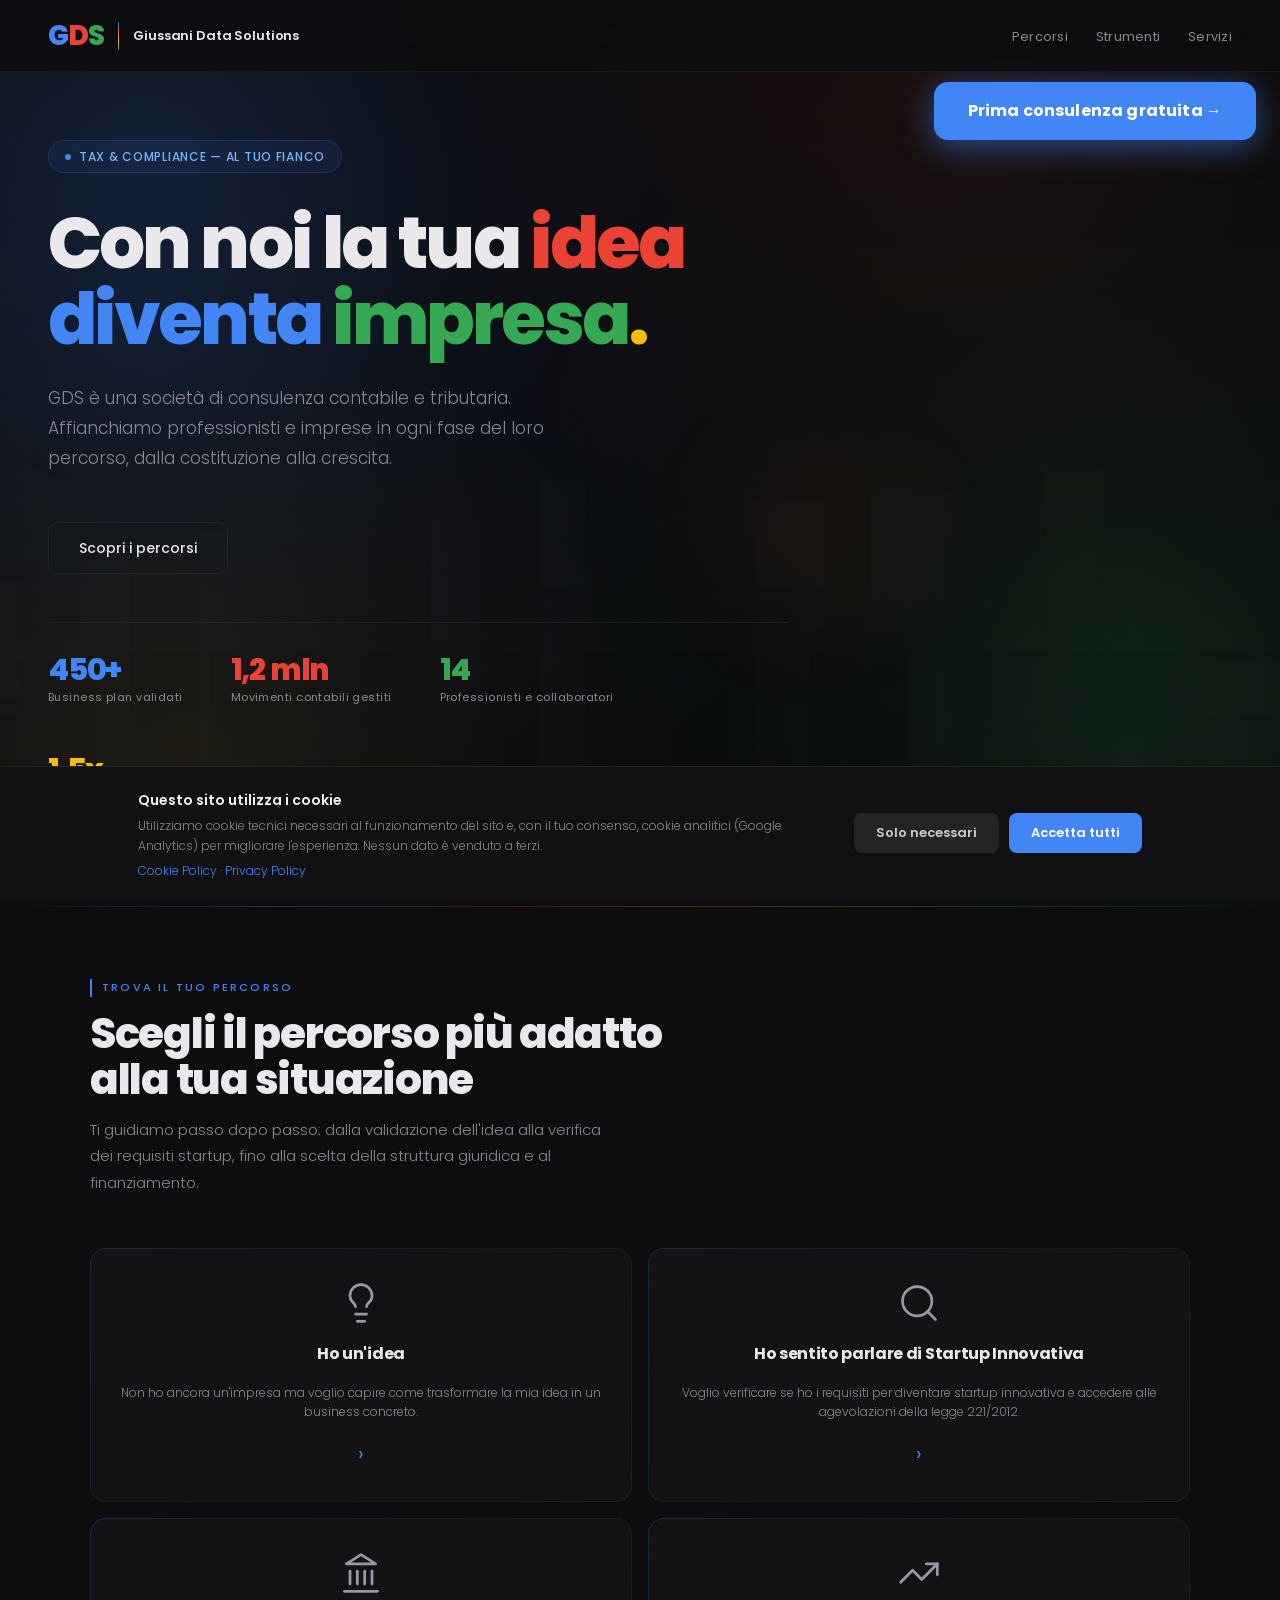
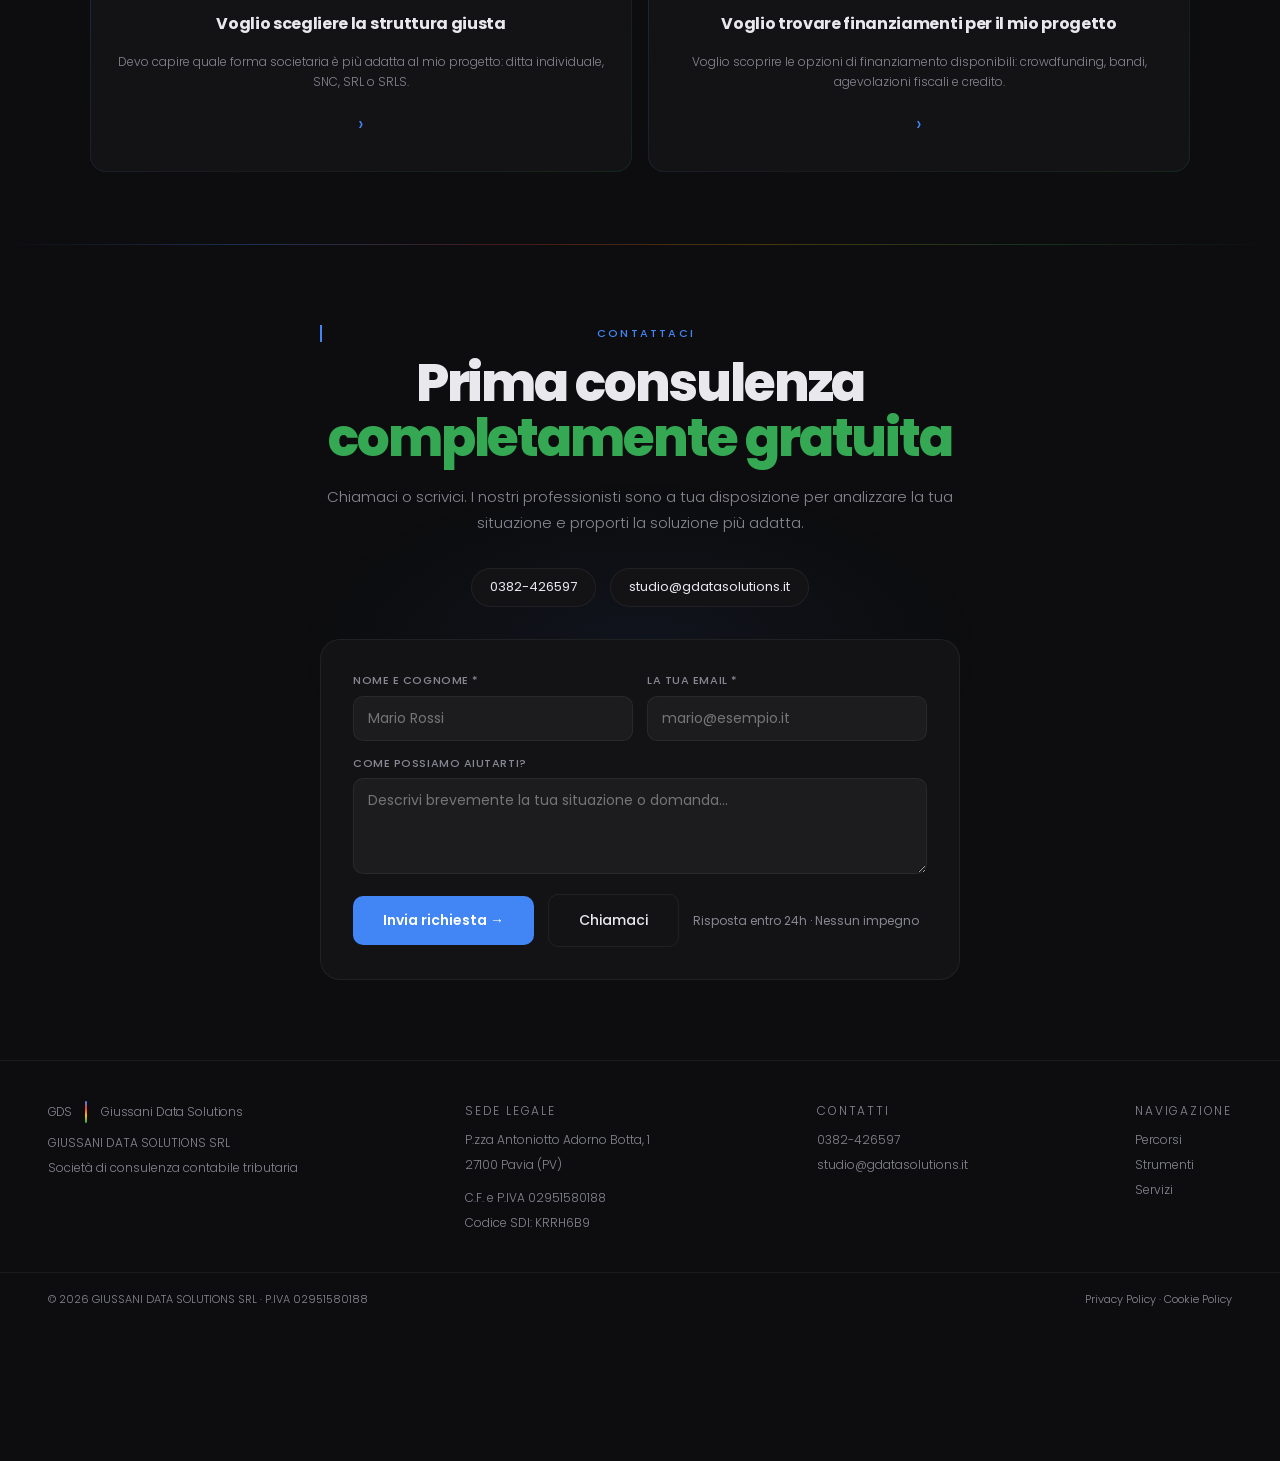
<file: index.html>
<!DOCTYPE html>
<html lang="it">
<head>
  <meta charset="UTF-8">
  <meta name="viewport" content="width=device-width, initial-scale=1.0">
  <title>Commercialista Pavia | GDS – Giussani Data Solutions</title>
  <meta name="description" content="Studio di consulenza contabile, tributaria e societaria a Pavia. Costituzione società, dichiarazioni fiscali, business plan, finanziamenti e servizi CAF. Prima consulenza gratuita.">
  <meta name="keywords" content="commercialista Pavia, consulenza fiscale Pavia, costituzione società Pavia, dichiarazione redditi Pavia, CAF Pavia, startup innovativa Pavia">
  <link rel="canonical" href="https://www.gdatasolutions.it/">
  <!-- Open Graph -->
  <meta property="og:type" content="website">
  <meta property="og:url" content="https://www.gdatasolutions.it/">
  <meta property="og:title" content="GDS – Giussani Data Solutions | Commercialista Pavia">
  <meta property="og:description" content="Studio di consulenza contabile, tributaria e societaria a Pavia. Costituzione società, dichiarazioni fiscali, business plan, finanziamenti e CAF. Prima consulenza gratuita.">
  <meta property="og:image" content="https://www.gdatasolutions.it/og-image.png">
  <meta property="og:locale" content="it_IT">
  <meta property="og:site_name" content="Giussani Data Solutions">
  <!-- Twitter Card -->
  <meta name="twitter:card" content="summary_large_image">
  <meta name="twitter:title" content="GDS – Giussani Data Solutions | Commercialista Pavia">
  <meta name="twitter:description" content="Studio di consulenza contabile, tributaria e societaria a Pavia. Prima consulenza gratuita.">
  <meta name="twitter:image" content="https://www.gdatasolutions.it/og-image.png">
  <link href="https://fonts.googleapis.com/css2?family=Poppins:wght@300;400;500;600;700;800;900&display=swap" rel="stylesheet">
  <link rel="stylesheet" href="style.css">
  <style>
  /* — HERO — */
  .hero {
    position: relative; min-height: 100vh;
    display: flex; align-items: center;
    padding: 140px 48px 100px; overflow: hidden; z-index: 1;
  }
  .hero-orb { position: absolute; border-radius: 50%; pointer-events: none; }
  .orb1 { top: -200px; left: -200px; width: 700px; height: 700px;
    background: radial-gradient(circle, rgba(66,133,244,0.09) 0%, transparent 70%); }
  .orb2 { bottom: -100px; right: -100px; width: 500px; height: 500px;
    background: radial-gradient(circle, rgba(52,168,83,0.07) 0%, transparent 70%); }
  .orb3 { top: 40%; left: 50%; width: 350px; height: 350px;
    background: radial-gradient(circle, rgba(234,67,53,0.05) 0%, transparent 70%); }
  .hero-content { position: relative; z-index: 1; max-width: 740px; }
  .hero-badge {
    display: inline-flex; align-items: center; gap: 8px;
    background: rgba(66,133,244,0.08); border: 1px solid rgba(66,133,244,0.2);
    border-radius: 100px; padding: 6px 16px; margin-bottom: 32px;
    animation: fadeUp 0.6s ease both;
  }
  .badge-dot { width: 6px; height: 6px; background: var(--blue); border-radius: 50%; animation: pulse 2s infinite; }
  .hero-badge span { font-size: 12px; color: #7ab3f8; font-weight: 500; letter-spacing: 0.06em; text-transform: uppercase; }
  .hero-title {
    font-size: clamp(40px, 6vw, 72px); font-weight: 800;
    line-height: 1.05; letter-spacing: -0.04em; margin-bottom: 28px;
    animation: fadeUp 0.6s 0.1s ease both;
  }
  .acc-b { color: var(--blue); } .acc-r { color: var(--red); }
  .acc-g { color: var(--green); } .acc-y { color: var(--yellow); }
  .hero-sub {
    font-size: 17px; font-weight: 300; color: var(--muted);
    max-width: 520px; line-height: 1.75; margin-bottom: 48px;
    animation: fadeUp 0.6s 0.2s ease both;
  }
  .hero-actions { display: flex; gap: 14px; flex-wrap: wrap; animation: fadeUp 0.6s 0.3s ease both; }
  .hero-stats {
    display: flex; gap: 48px; margin-top: 48px; padding-top: 32px;
    border-top: 1px solid var(--border); flex-wrap: wrap;
    animation: fadeUp 0.6s 0.4s ease both;
  }
  .stat { display: flex; flex-direction: column; gap: 4px; }
  .stat-num { font-size: 30px; font-weight: 800; letter-spacing: -0.04em; line-height: 1; }
  .stat-label { font-size: 11px; color: var(--muted); font-weight: 400; letter-spacing: 0.04em; }

  /* — PERCORSI SECTION — */
  .path-grid {
    display: grid; grid-template-columns: repeat(2, 1fr);
    gap: 16px;
  }
  @media (max-width: 580px) {
    .path-grid { grid-template-columns: 1fr; }
  }
  .path-card {
    background: linear-gradient(var(--surface), var(--surface)) padding-box,
      linear-gradient(135deg, rgba(66,133,244,0.25) 0%, rgba(255,255,255,0.05) 50%, rgba(52,168,83,0.18) 100%) border-box;
    border: 1px solid transparent;
    border-radius: 16px; padding: 32px 24px;
    display: flex; flex-direction: column; align-items: center;
    gap: 16px; cursor: pointer; text-decoration: none;
    transition: transform 0.2s var(--ease-out), box-shadow 0.2s var(--ease-out); text-align: center;
  }
  @media (hover: hover) and (pointer: fine) {
    .path-card:hover {
      transform: translateY(-3px);
      box-shadow: 0 16px 48px rgba(0,0,0,0.3);
    }
  }
  .path-icon { width: 44px; height: 44px; color: var(--muted2); }
  .path-title { font-size: 16px; font-weight: 700; letter-spacing: -0.02em; color: var(--text); }
  .path-desc { font-size: 12px; color: var(--muted); font-weight: 300; line-height: 1.6; flex: 1; }
  .path-arrow { color: var(--blue); font-size: 20px; margin-top: auto; }

  /* — CTA SECTION — */
  .cta-section {
    text-align: center; padding: 80px 48px; position: relative; overflow: hidden; z-index: 1;
  }
  .cta-section::before {
    content: ''; position: absolute; top: 50%; left: 50%; transform: translate(-50%,-50%);
    width: 700px; height: 350px;
    background: radial-gradient(ellipse, rgba(66,133,244,0.06) 0%, transparent 70%);
    pointer-events: none;
  }
  .cta-inner { position: relative; z-index: 1; max-width: 580px; margin: 0 auto; }
  .cta-title { font-size: clamp(30px, 5vw, 52px); font-weight: 800; letter-spacing: -0.04em; line-height: 1.05; margin-bottom: 18px; }
  .cta-sub { font-size: 15px; color: var(--muted); font-weight: 300; line-height: 1.75; margin-bottom: 32px; }
  .cta-chips { display: flex; gap: 14px; justify-content: center; flex-wrap: wrap; margin-bottom: 32px; }
  .contact-chip {
    display: flex; align-items: center; gap: 8px;
    background: var(--surface); border: 1px solid var(--border);
    border-radius: 100px; padding: 8px 18px;
    font-size: 13px; color: var(--text); text-decoration: none;
    transition: border-color 0.15s ease, background 0.15s ease;
  }
  .contact-chip:hover { border-color: rgba(255,255,255,0.15); background: rgba(255,255,255,0.03); }
  .contact-chip:active { transform: scale(0.97); }
  .cta-actions { display: flex; gap: 14px; justify-content: center; flex-wrap: wrap; }

  /* — CONTACT FORM — */
  .contact-form {
    background: var(--surface); border: 1px solid var(--border);
    border-radius: 20px; padding: 32px; text-align: left; margin-top: 32px;
  }
  .form-row { display: flex; gap: 14px; flex-wrap: wrap; }
  .form-group { display: flex; flex-direction: column; gap: 6px; flex: 1; min-width: 200px; }
  .form-group label { font-size: 11px; color: var(--muted); font-weight: 500; letter-spacing: 0.05em; text-transform: uppercase; }
  .form-group input,
  .form-group textarea {
    background: rgba(255,255,255,0.04); border: 1px solid var(--border);
    border-radius: 10px; padding: 11px 14px; color: var(--text);
    font-size: 14px; font-family: inherit; outline: none; transition: border-color 0.2s;
  }
  .form-group input:focus,
  .form-group textarea:focus { border-color: var(--blue); }
  .form-group textarea { min-height: 96px; resize: vertical; }
  .form-hp { display: none !important; visibility: hidden !important; }
  .form-submit-row { display: flex; gap: 14px; align-items: center; flex-wrap: wrap; margin-top: 20px; }
  .form-note { font-size: 12px; color: var(--muted); }
  #form-success {
    display: none; margin-top: 16px; padding: 14px 18px;
    background: rgba(52,168,83,0.12); border: 1px solid rgba(52,168,83,0.3);
    border-radius: 12px; color: #34c759; font-size: 14px; text-align: center;
  }

  /* — CANVAS MESH — */
  #mesh-bg {
    position: fixed; inset: 0; z-index: 1;
    pointer-events: none; opacity: 0; transition: opacity 1.2s ease;
  }

  /* — ICON ANIMATIONS — */
  @keyframes icon-bulb {
    0%, 100% { transform: scale(1) rotate(0deg); filter: drop-shadow(0 0 0 rgba(251,188,5,0)); }
    50%       { transform: scale(1.22) rotate(-8deg); filter: drop-shadow(0 0 14px rgba(251,188,5,0.85)); }
  }
  @keyframes icon-search {
    0%, 100% { transform: translateX(0) rotate(0deg); }
    25%       { transform: translateX(-6px) rotate(-12deg); }
    75%       { transform: translateX(6px) rotate(12deg); }
  }
  @keyframes icon-temple {
    0%, 100% { transform: translateY(0) scale(1); }
    40%       { transform: translateY(-9px) scale(1.07); }
    65%       { transform: translateY(-6px) scale(1.04); }
  }
  @keyframes icon-bag {
    0%, 100% { transform: rotate(0deg) scale(1); }
    20%       { transform: rotate(-11deg) scale(1.14); }
    40%       { transform: rotate(11deg) scale(1.14); }
    60%       { transform: rotate(-6deg) scale(1.07); }
    80%       { transform: rotate(6deg) scale(1.07); }
  }

  /* animazioni sempre attive, sfasate per non sincronizzarsi */
  .card-idea .path-icon      { animation: icon-bulb   2.8s ease-in-out infinite; }
  .card-verify .path-icon    { animation: icon-search 2s   ease-in-out infinite 0.5s; }
  .card-structure .path-icon { animation: icon-temple 3s   ease-in-out infinite 1s; }
  .card-finance .path-icon   { animation: icon-bag    1.6s ease-in-out infinite 0.8s; }
  /* pausa al click */
  .path-card.clicked .path-icon { animation-play-state: paused; }

  /* — FLOATING CTA — */
  @keyframes pulse-text {
    0%, 100% { opacity: 1; transform: translateY(0) scale(1); }
    50%       { opacity: 0.7; transform: translateY(0) scale(1.04); }
  }

  /* desktop: sempre visibile, grande, pulsante */
  .float-cta {
    position: fixed; top: 82px; right: 24px; z-index: 99;
    background: var(--blue); color: #fff; text-decoration: none;
    padding: 16px 34px; border-radius: 14px;
    font-family: 'Poppins', sans-serif; font-size: 16px; font-weight: 700;
    box-shadow: 0 6px 32px rgba(66,133,244,0.55);
    white-space: nowrap; letter-spacing: 0.01em;
    animation: pulse-text 2.2s ease-in-out infinite;
    transition: box-shadow 0.2s;
  }
  .float-cta:hover {
    box-shadow: 0 10px 40px rgba(66,133,244,0.75);
    animation-play-state: paused;
  }

  /* mobile: banner fisso in basso, full-width */
  @media (max-width: 900px) {
    .float-cta {
      top: auto; bottom: 0; left: 0; right: 0;
      border-radius: 0; text-align: center;
      padding: 17px 20px; font-size: 15px;
    }
    .float-cta:hover { box-shadow: 0 6px 32px rgba(66,133,244,0.55); }
  }
  </style>
</head>
<body>

  <canvas id="mesh-bg"></canvas>

  <!-- == FLOATING CTA == -->
  <a href="#contatti" class="float-cta" id="float-cta">Prima consulenza gratuita →</a>

  <!-- == NAVBAR == -->
  <nav>
    <a href="index.html" class="logo-inline">
      <div class="logo-letters"><span class="l-g">G</span><span class="l-d">D</span><span class="l-s">S</span></div>
      <div class="logo-sep"></div>
      <span class="logo-name">Giussani Data Solutions</span>
    </a>
    <ul class="nav-links" id="nav-links">
      <li><a href="percorsi.html">Percorsi</a></li>
      <li><a href="strumenti.html">Strumenti</a></li>
      <li><a href="servizi.html">Servizi</a></li>
    </ul>
    <button class="nav-hamburger" id="hamburger" onclick="toggleMenu()">
      <span></span><span></span><span></span>
    </button>
  </nav>

  <!-- == MAIN CONTENT == -->
  <div class="main-content">

    <!-- HERO -->
    <section class="hero">
      <div class="hero-orb orb1"></div>
      <div class="hero-orb orb2"></div>
      <div class="hero-orb orb3"></div>
      <div class="hero-content">
        <div class="hero-badge">
          <div class="badge-dot"></div>
          <span>Tax &amp; Compliance — al tuo fianco</span>
        </div>
        <h1 class="hero-title">
          Con noi la tua <span class="acc-r">idea</span><br>
          <span class="acc-b">diventa</span> <span class="acc-g">impresa</span><span class="acc-y">.</span>
        </h1>
        <p class="hero-sub">GDS è una società di consulenza contabile e tributaria. Affianchiamo professionisti e imprese in ogni fase del loro percorso, dalla costituzione alla crescita.</p>
        <div class="hero-actions">
          <a href="percorsi.html" class="btn-ghost">Scopri i percorsi</a>
        </div>
        <div class="hero-stats">
          <div class="stat"><span class="stat-num acc-b">450+</span><span class="stat-label">Business plan validati</span></div>
          <div class="stat"><span class="stat-num acc-r">1,2 mln</span><span class="stat-label">Movimenti contabili gestiti</span></div>
          <div class="stat"><span class="stat-num acc-g">14</span><span class="stat-label">Professionisti e collaboratori</span></div>
          <div class="stat"><span class="stat-num acc-y">1.5x</span><span class="stat-label">Aumento fatturato clienti</span></div>
        </div>
      </div>
    </section>

    <hr class="gradient-hr">

    <!-- PERCORSI -->
    <section id="percorsi">
      <div class="s-inner">
        <p class="s-tag">Trova il tuo percorso</p>
        <h2 class="s-title">Scegli il percorso più adatto<br>alla tua situazione</h2>
        <p class="s-sub">Ti guidiamo passo dopo passo: dalla validazione dell'idea alla verifica dei requisiti startup, fino alla scelta della struttura giuridica e al finanziamento.</p>
        <div class="path-grid">
          <a class="path-card card-idea" href="percorsi.html?flow=idea">
            <div class="path-icon"><svg width="44" height="44" viewBox="0 0 24 24" fill="none" stroke="currentColor" stroke-width="1.5" stroke-linecap="round" stroke-linejoin="round"><path d="M15 14c.2-1 .7-1.7 1.5-2.5 1-.9 1.5-2.2 1.5-3.5A6 6 0 0 0 6 8c0 1 .2 2.2 1.5 3.5.7.7 1.3 1.5 1.5 2.5"/><path d="M9 18h6"/><path d="M10 22h4"/></svg></div>
            <h3 class="path-title">Ho un'idea</h3>
            <p class="path-desc">Non ho ancora un'impresa ma voglio capire come trasformare la mia idea in un business concreto.</p>
            <div class="path-arrow">›</div>
          </a>
          <a class="path-card card-verify" href="percorsi.html?flow=verify">
            <div class="path-icon"><svg width="44" height="44" viewBox="0 0 24 24" fill="none" stroke="currentColor" stroke-width="1.5" stroke-linecap="round" stroke-linejoin="round"><circle cx="11" cy="11" r="8"/><path d="m21 21-4.35-4.35"/></svg></div>
            <h3 class="path-title">Ho sentito parlare di Startup Innovativa</h3>
            <p class="path-desc">Voglio verificare se ho i requisiti per diventare startup innovativa e accedere alle agevolazioni della legge 221/2012.</p>
            <div class="path-arrow">›</div>
          </a>
          <a class="path-card card-structure" href="percorsi.html?flow=structure">
            <div class="path-icon"><svg width="44" height="44" viewBox="0 0 24 24" fill="none" stroke="currentColor" stroke-width="1.5" stroke-linecap="round" stroke-linejoin="round"><line x1="3" x2="21" y1="22" y2="22"/><line x1="6" x2="6" y1="18" y2="11"/><line x1="10" x2="10" y1="18" y2="11"/><line x1="14" x2="14" y1="18" y2="11"/><line x1="18" x2="18" y1="18" y2="11"/><polygon points="12 2 20 7 4 7"/></svg></div>
            <h3 class="path-title">Voglio scegliere la struttura giusta</h3>
            <p class="path-desc">Devo capire quale forma societaria è più adatta al mio progetto: ditta individuale, SNC, SRL o SRLS.</p>
            <div class="path-arrow">›</div>
          </a>
          <a class="path-card card-finance" href="percorsi.html?flow=finance">
            <div class="path-icon"><svg width="44" height="44" viewBox="0 0 24 24" fill="none" stroke="currentColor" stroke-width="1.5" stroke-linecap="round" stroke-linejoin="round"><polyline points="22 7 13.5 15.5 8.5 10.5 2 17"/><polyline points="16 7 22 7 22 13"/></svg></div>
            <h3 class="path-title">Voglio trovare finanziamenti per il mio progetto</h3>
            <p class="path-desc">Voglio scoprire le opzioni di finanziamento disponibili: crowdfunding, bandi, agevolazioni fiscali e credito.</p>
            <div class="path-arrow">›</div>
          </a>
        </div>
      </div>
    </section>

    <hr class="gradient-hr">

    <!-- CTA CONTATTI -->
    <section id="contatti" class="cta-section">
      <div class="cta-inner" style="max-width:640px;">
        <p class="s-tag" style="text-align:center; margin-bottom:14px;">Contattaci</p>
        <h2 class="cta-title">Prima consulenza<br><span class="acc-g">completamente gratuita</span></h2>
        <p class="cta-sub">Chiamaci o scrivici. I nostri professionisti sono a tua disposizione per analizzare la tua situazione e proporti la soluzione più adatta.</p>
        <div class="cta-chips">
          <a href="tel:0382426597" class="contact-chip">0382-426597</a>
          <span class="contact-chip"><span id="email-chip"></span></span>
        </div>

        <!-- Form protetto con honeypot – nessuna email esposta nel codice -->
        <form class="contact-form" id="contact-form" action="https://api.web3forms.com/submit" method="POST">
          <input type="hidden" name="access_key" value="YOUR_WEB3FORMS_KEY">
          <input type="hidden" name="subject" value="Nuova richiesta consulenza – GDS">
          <input type="hidden" name="from_name" value="Sito GDS">
          <input type="hidden" name="redirect" value="false">
          <!-- Honeypot: i bot lo riempiono, gli umani no -->
          <input type="text" name="botcheck" class="form-hp" tabindex="-1" autocomplete="off" aria-hidden="true">

          <div class="form-row">
            <div class="form-group">
              <label for="cf-name">Nome e cognome *</label>
              <input type="text" id="cf-name" name="name" required placeholder="Mario Rossi" autocomplete="name">
            </div>
            <div class="form-group">
              <label for="cf-email">La tua email *</label>
              <input type="email" id="cf-email" name="email" required placeholder="mario@esempio.it" autocomplete="email">
            </div>
          </div>
          <div class="form-group" style="margin-top:14px;">
            <label for="cf-msg">Come possiamo aiutarti?</label>
            <textarea id="cf-msg" name="message" placeholder="Descrivi brevemente la tua situazione o domanda..."></textarea>
          </div>
          <div class="form-submit-row">
            <button type="submit" class="btn-primary" id="cf-submit">Invia richiesta →</button>
            <a href="tel:0382426597" class="btn-ghost">Chiamaci</a>
            <span class="form-note">Risposta entro 24h · Nessun impegno</span>
          </div>
          <div id="form-success">✓ Messaggio inviato! Ti risponderemo entro 24 ore.</div>
        </form>
      </div>
    </section>

    <!-- FOOTER -->
    <footer>
      <div class="footer-col">
        <a href="index.html" class="logo-inline" style="text-decoration:none; margin-bottom:4px;">
          <div class="logo-letters" style="font-size:22px;"><span class="l-g">G</span><span class="l-d">D</span><span class="l-s">S</span></div>
          <div class="logo-sep" style="height:22px;"></div>
          <span class="logo-name" style="font-size:12px; color:var(--muted);">Giussani Data Solutions</span>
        </a>
        <span>GIUSSANI DATA SOLUTIONS SRL</span>
        <span>Società di consulenza contabile tributaria</span>
      </div>
      <div class="footer-col">
        <span class="footer-col-title">Sede legale</span>
        <span>P.zza Antoniotto Adorno Botta, 1</span>
        <span>27100 Pavia (PV)</span>
        <span style="margin-top:8px;">C.F. e P.IVA 02951580188</span>
        <span>Codice SDI: KRRH6B9</span>
      </div>
      <div class="footer-col">
        <span class="footer-col-title">Contatti</span>
        <a href="tel:0382426597">0382-426597</a>
        <a href="#" id="footer-email">studio&#64;gdatasolutions.it</a>
      </div>
      <div class="footer-col">
        <span class="footer-col-title">Navigazione</span>
        <a href="percorsi.html">Percorsi</a>
        <a href="strumenti.html">Strumenti</a>
        <a href="servizi.html">Servizi</a>
      </div>
    </footer>
    <div class="footer-bottom">
      <span>© 2026 GIUSSANI DATA SOLUTIONS SRL · P.IVA 02951580188</span>
      <span><a href="privacy.html">Privacy Policy</a> · <a href="cookie.html">Cookie Policy</a></span>
    </div>

  </div>

  <script>
  /* — MESH GRADIENT — */
  const canvas = document.getElementById('mesh-bg');
  const ctx = canvas.getContext('2d');
  let W, H;
  function resize() { W = canvas.width = window.innerWidth; H = canvas.height = window.innerHeight; }
  resize();
  window.addEventListener('resize', resize);
  const orbs = [
    { x:0.15, y:0.20, sx:0.00018, sy:0.00012, r:0.55, c:'66,133,244', a:0.13 },
    { x:0.80, y:0.15, sx:-0.00014, sy:0.00016, r:0.45, c:'234,67,53', a:0.09 },
    { x:0.70, y:0.80, sx:-0.00010, sy:-0.00018, r:0.50, c:'52,168,83', a:0.10 },
    { x:0.30, y:0.75, sx:0.00020, sy:-0.00014, r:0.40, c:'251,188,5', a:0.08 },
  ];
  let t = 0;
  function draw() {
    ctx.clearRect(0,0,W,H);
    orbs.forEach(o => {
      const px = (o.x + Math.sin(t * o.sx * 900 + o.r) * 0.18) * W;
      const py = (o.y + Math.cos(t * o.sy * 900 + o.r) * 0.15) * H;
      const rad = o.r * Math.max(W, H);
      const g = ctx.createRadialGradient(px,py,0,px,py,rad);
      g.addColorStop(0, `rgba(${o.c},${o.a})`);
      g.addColorStop(0.5, `rgba(${o.c},${o.a*0.35})`);
      g.addColorStop(1, `rgba(${o.c},0)`);
      ctx.fillStyle = g;
      ctx.fillRect(0,0,W,H);
    });
    t++;
    requestAnimationFrame(draw);
  }
  draw();
  setTimeout(() => { canvas.style.opacity = '1'; }, 120);

  /* — MOBILE MENU — */
  function toggleMenu() {
    document.getElementById('nav-links').classList.toggle('open');
  }

  /* — PAUSA ANIMAZIONI ICONE AL CLICK — */
  document.querySelectorAll('.path-card').forEach(card => {
    card.addEventListener('click', () => card.classList.add('clicked'));
  });

  /* — FLOATING CTA: nasconde quando la sezione contatti è visibile — */
  (function () {
    const floatBtn   = document.getElementById('float-cta');
    const ctaSection = document.getElementById('contatti');
    const hideObs = new IntersectionObserver(
      ([e]) => { floatBtn.style.opacity = e.isIntersecting ? '0' : ''; floatBtn.style.pointerEvents = e.isIntersecting ? 'none' : ''; },
      { threshold: 0.25 }
    );
    hideObs.observe(ctaSection);
  })();

  /* — EMAIL OBFUSCATION — */
  (function () {
    var parts = ['studio', '@', 'gdatasolutions', '.', 'it'];
    var addr = parts.join('');
    var chip = document.getElementById('email-chip');
    if (chip) {
      var a = document.createElement('a');
      a.href = 'mailto:' + addr;
      a.textContent = addr;
      a.style.color = 'inherit';
      a.style.textDecoration = 'none';
      chip.appendChild(a);
    }
    var footerEmail = document.getElementById('footer-email');
    if (footerEmail) {
      footerEmail.href = 'mailto:' + addr;
      footerEmail.textContent = addr;
    }
  })();

  /* — CONTACT FORM (Web3Forms) — */
  (function () {
    var form = document.getElementById('contact-form');
    if (!form) return;
    form.addEventListener('submit', async function (e) {
      e.preventDefault();
      var btn = document.getElementById('cf-submit');
      btn.textContent = 'Invio in corso…';
      btn.disabled = true;
      try {
        var res = await fetch('https://api.web3forms.com/submit', { method: 'POST', body: new FormData(form) });
        var json = await res.json();
        if (json.success) {
          document.getElementById('form-success').style.display = 'block';
          form.reset();
        } else {
          btn.textContent = 'Errore, riprova';
        }
      } catch (_) {
        btn.textContent = 'Errore di rete, riprova';
      }
      btn.disabled = false;
      if (document.getElementById('form-success').style.display === 'block') {
        btn.textContent = 'Invia richiesta →';
      }
    });
  })();
  </script>

<script type="application/ld+json">
{
  "@context": "https://schema.org",
  "@graph": [
    {
      "@type": ["Organization", "LocalBusiness", "AccountingService"],
      "@id": "https://www.gdatasolutions.it/#organization",
      "name": "Giussani Data Solutions SRL",
      "alternateName": "GDS",
      "url": "https://www.gdatasolutions.it",
      "logo": "https://www.gdatasolutions.it/og-image.png",
      "image": "https://www.gdatasolutions.it/og-image.png",
      "description": "Studio di consulenza contabile, tributaria e societaria a Pavia. Offriamo servizi di contabilità, dichiarazioni fiscali, consulenza societaria, business plan, finanziamenti agevolati e servizi CAF.",
      "address": {
        "@type": "PostalAddress",
        "streetAddress": "P.zza Antoniotto Adorno Botta, 1",
        "addressLocality": "Pavia",
        "addressRegion": "PV",
        "postalCode": "27100",
        "addressCountry": "IT"
      },
      "geo": {
        "@type": "GeoCoordinates",
        "latitude": 45.1847,
        "longitude": 9.1582
      },
      "telephone": "+390382426597",
      "email": "studio@gdatasolutions.it",
      "vatID": "IT02951580188",
      "taxID": "02951580188",
      "areaServed": {
        "@type": "GeoCircle",
        "geoMidpoint": {
          "@type": "GeoCoordinates",
          "latitude": 45.1847,
          "longitude": 9.1582
        },
        "geoRadius": "50000"
      },
      "priceRange": "€€",
      "openingHoursSpecification": [
        {
          "@type": "OpeningHoursSpecification",
          "dayOfWeek": ["Monday","Tuesday","Wednesday","Thursday","Friday"],
          "opens": "09:00",
          "closes": "18:00"
        }
      ],
      "sameAs": [],
      "hasOfferCatalog": {
        "@type": "OfferCatalog",
        "name": "Servizi GDS",
        "itemListElement": [
          {"@type": "Offer", "itemOffered": {"@type": "Service", "name": "Contabilità e bilancio"}},
          {"@type": "Offer", "itemOffered": {"@type": "Service", "name": "Dichiarazioni fiscali"}},
          {"@type": "Offer", "itemOffered": {"@type": "Service", "name": "Consulenza societaria"}},
          {"@type": "Offer", "itemOffered": {"@type": "Service", "name": "Business plan e analisi"}},
          {"@type": "Offer", "itemOffered": {"@type": "Service", "name": "Finanziamenti e agevolazioni"}},
          {"@type": "Offer", "itemOffered": {"@type": "Service", "name": "Servizi CAF"}}
        ]
      }
    },
    {
      "@type": "WebSite",
      "@id": "https://www.gdatasolutions.it/#website",
      "url": "https://www.gdatasolutions.it",
      "name": "Giussani Data Solutions",
      "publisher": {"@id": "https://www.gdatasolutions.it/#organization"},
      "inLanguage": "it-IT"
    }
  ]
}
</script>
<script src="cookie-banner.js" defer></script>
</body>
</html>
</file>
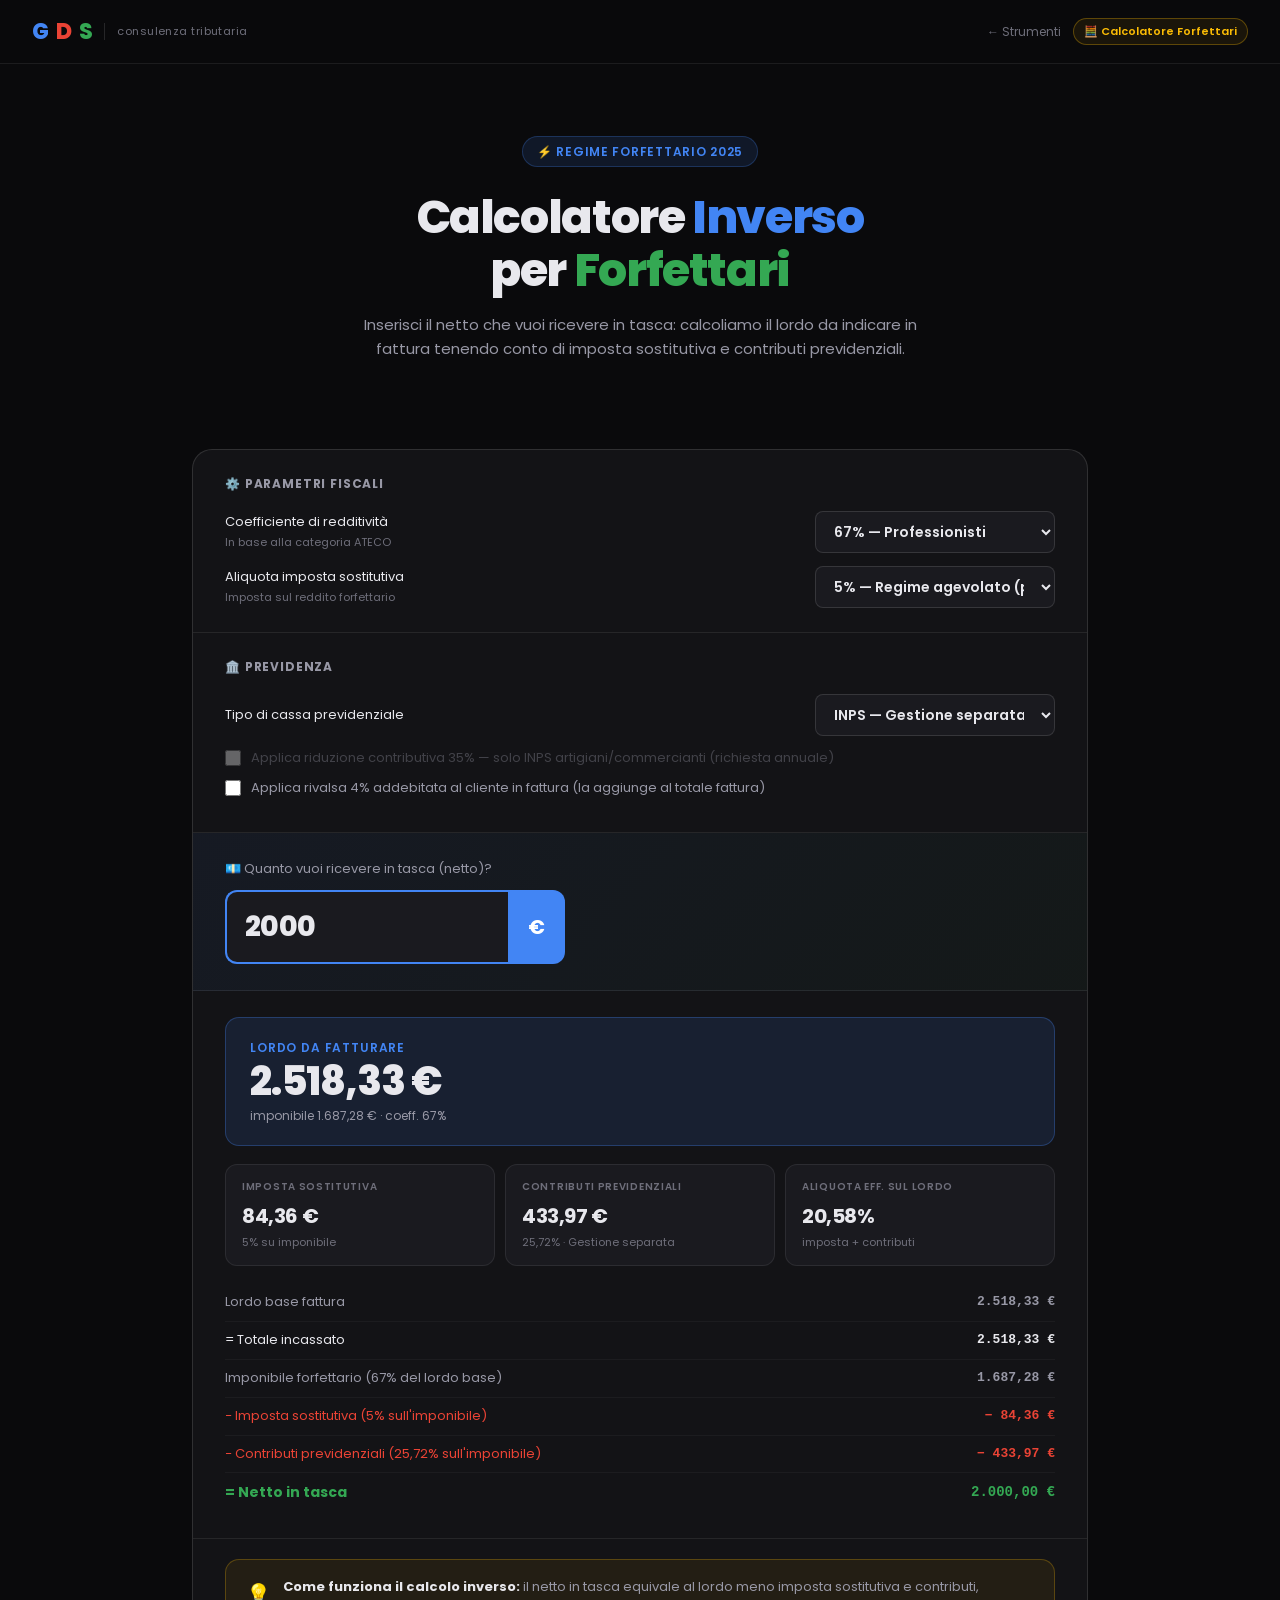
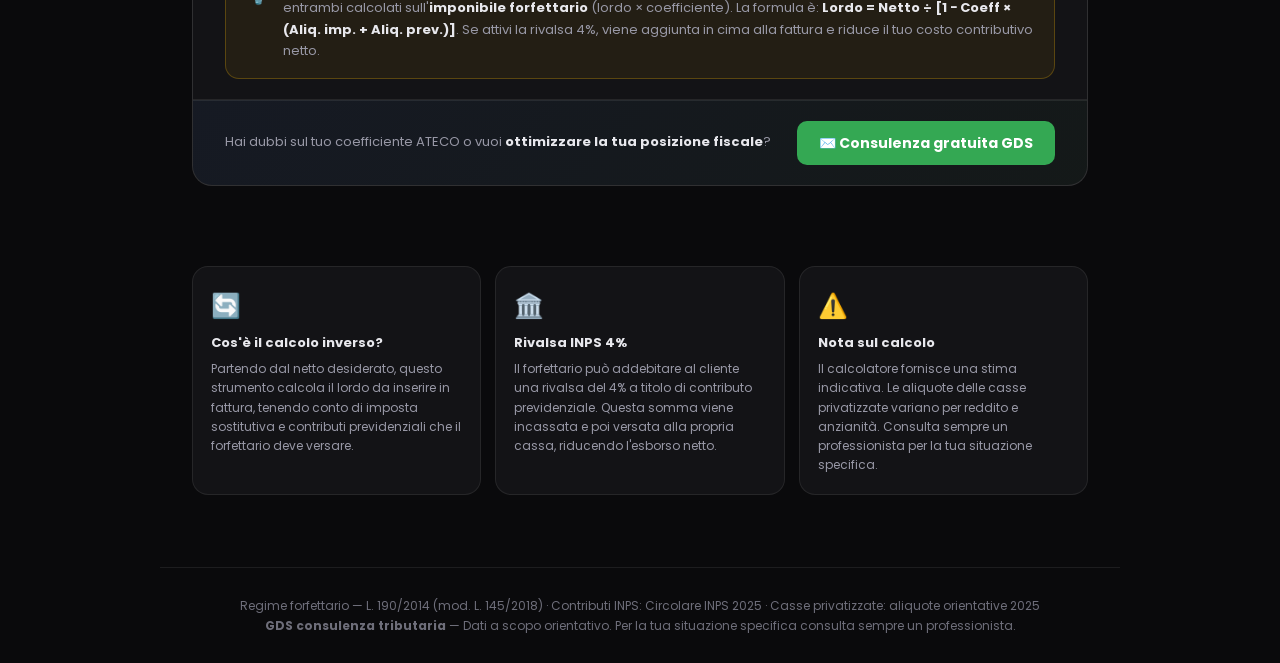
<file: calcolatore.html>
<!DOCTYPE html>
<html lang="it">
<head>
<meta charset="UTF-8">
<meta name="viewport" content="width=device-width, initial-scale=1.0">
<title>GDS — Calcolatore Inverso Forfettari</title>
<link href="https://fonts.googleapis.com/css2?family=Poppins:wght@300;400;500;600;700;800&display=swap" rel="stylesheet">
<style>
:root{
  --bg:#0a0a0c;--surface:#131316;--surface2:#1a1a1f;
  --border:rgba(255,255,255,.08);--border2:rgba(255,255,255,.12);
  --text:#e8e8ed;--muted:#6e6e7a;--muted2:#9898a6;
  --blue:#4285F4;--red:#EA4335;--yellow:#FBBC05;--green:#34A853;
  --green-dim:rgba(52,168,83,.15);--blue-dim:rgba(66,133,244,.12);
  --red-dim:rgba(234,67,53,.10);--yellow-dim:rgba(251,188,5,.07);
}
*,*::before,*::after{box-sizing:border-box;margin:0;padding:0}
body{background:var(--bg);color:var(--text);font-family:'Poppins',sans-serif;line-height:1.6;min-height:100vh}

/* NAV */
nav{position:sticky;top:0;z-index:100;padding:0 32px;height:64px;display:flex;align-items:center;justify-content:space-between;background:rgba(10,10,12,.96);backdrop-filter:blur(20px);border-bottom:1px solid var(--border)}
.logo{display:flex;align-items:center;gap:8px;text-decoration:none;font-size:22px;font-weight:800;letter-spacing:-.04em}
.logo .g{color:var(--blue)}.logo .d{color:var(--red)}.logo .s{color:var(--green)}
.logo-tagline{font-size:11px;font-weight:400;color:var(--muted);letter-spacing:.04em;border-left:1px solid var(--border2);padding-left:12px;margin-left:4px}
.nav-badge{font-size:11px;font-weight:600;color:var(--yellow);background:var(--yellow-dim);border:1px solid rgba(251,188,5,.3);padding:4px 10px;border-radius:20px}

/* HERO */
.hero{padding:72px 32px 48px;max-width:960px;margin:0 auto;text-align:center}
.hero-chip{display:inline-flex;align-items:center;gap:6px;font-size:12px;font-weight:600;color:var(--blue);background:var(--blue-dim);border:1px solid rgba(66,133,244,.25);padding:5px 14px;border-radius:20px;margin-bottom:24px;letter-spacing:.06em;text-transform:uppercase}
.hero h1{font-size:clamp(26px,5vw,46px);font-weight:800;letter-spacing:-.03em;line-height:1.15;margin-bottom:16px}
.hero h1 .ac{color:var(--blue)}.hero h1 .an{color:var(--green)}
.hero p{font-size:15px;color:var(--muted2);max-width:560px;margin:0 auto}

/* MAIN CARD */
.main{max-width:960px;margin:40px auto 80px;padding:0 32px}
.card{background:var(--surface);border:1px solid var(--border2);border-radius:20px;overflow:hidden;animation:su .35s ease}
@keyframes su{from{opacity:0;transform:translateY(20px)}to{opacity:1;transform:translateY(0)}}

/* SECTION INSIDE CARD */
.csec{padding:24px 32px;border-bottom:1px solid var(--border)}
.csec:last-of-type{border-bottom:none}
.sec-title{font-size:12px;font-weight:700;color:var(--muted2);text-transform:uppercase;letter-spacing:.07em;margin-bottom:18px}

/* FIELD ROWS */
.field-row{display:flex;align-items:center;gap:12px;margin-bottom:13px;flex-wrap:wrap}
.field-row:last-child{margin-bottom:0}
.field-label{font-size:13px;color:var(--text);min-width:200px;flex:1}
.field-label small{display:block;font-size:11px;color:var(--muted);margin-top:1px}

.cinput{background:var(--surface2);border:1.5px solid var(--border2);border-radius:8px;color:var(--text);font-family:'Poppins',sans-serif;font-size:14px;font-weight:600;padding:9px 14px;width:220px;outline:none;transition:border-color .2s}
.cinput:focus{border-color:var(--blue)}
select.cinput{width:240px;cursor:pointer}
.cinput-pct{width:100px}

.pct-wrap{display:flex;align-items:stretch;width:140px}
.pct-wrap .cinput{border-radius:8px 0 0 8px;border-right:none;width:100%;padding-right:8px}
.pct-suffix{background:var(--surface2);border:1.5px solid var(--border2);border-left:none;border-radius:0 8px 8px 0;padding:9px 12px;font-size:14px;font-weight:600;color:var(--muted);display:flex;align-items:center}

/* CASSA BLOCK */
.cassa-block{background:var(--surface2);border:1px solid var(--border);border-radius:12px;padding:16px 18px;margin-top:6px;margin-bottom:4px}
.cassa-block .field-row{margin-bottom:11px}
.cassa-block .field-row:last-child{margin-bottom:0}
.cassa-block select.cinput{width:100%}
.pct-edit-row{display:flex;align-items:center;gap:12px;margin-top:4px}
.pct-edit-row .field-label{font-size:12px;color:var(--muted2)}
.pct-edit-row .pct-wrap{width:130px}
.pct-edit-row .pct-wrap .cinput{font-size:13px}
.tag-edit{font-size:10px;font-weight:600;color:var(--blue);background:var(--blue-dim);padding:2px 6px;border-radius:4px;margin-left:6px;vertical-align:middle}

/* CHECKBOX */
.check-row{display:flex;align-items:center;gap:10px;margin-bottom:11px}
.check-row input[type="checkbox"]{width:16px;height:16px;cursor:pointer;accent-color:var(--blue);flex-shrink:0}
.check-row label{font-size:13px;color:var(--muted2);cursor:pointer;line-height:1.4}
.check-row.disabled{opacity:.35;pointer-events:none}

/* NETTO INPUT */
.netto-hero{padding:26px 32px;border-bottom:1px solid var(--border);background:linear-gradient(135deg,rgba(66,133,244,.06) 0%,rgba(52,168,83,.04) 100%)}
.netto-hero-label{font-size:13px;color:var(--muted2);margin-bottom:10px}
.netto-input-wrap{display:flex;align-items:stretch;gap:0;max-width:340px}
.netto-input-wrap input{background:var(--surface2);border:2px solid var(--blue);border-right:none;border-radius:12px 0 0 12px;color:var(--text);font-family:'Poppins',sans-serif;font-size:28px;font-weight:800;padding:14px 18px;width:100%;outline:none;letter-spacing:-.02em;transition:border-color .2s}
.netto-input-wrap input:focus{border-color:var(--green)}
.netto-input-wrap .eur{background:var(--blue);border-radius:0 12px 12px 0;padding:0 20px;font-size:20px;font-weight:700;color:#fff;display:flex;align-items:center;transition:background .2s}
.netto-input-wrap input:focus + .eur{background:var(--green)}

/* RESULTS */
.results-sec{padding:26px 32px;border-bottom:1px solid var(--border)}

.lordo-box{background:var(--blue-dim);border:1.5px solid rgba(66,133,244,.3);border-radius:14px;padding:20px 24px;margin-bottom:18px;display:flex;align-items:center;justify-content:space-between;gap:16px;flex-wrap:wrap}
.lordo-box .lb-label{font-size:12px;font-weight:600;color:var(--blue);text-transform:uppercase;letter-spacing:.07em;margin-bottom:4px}
.lordo-box .lb-value{font-size:40px;font-weight:800;color:var(--text);letter-spacing:-.03em;line-height:1}
.lordo-box .lb-sub{font-size:12px;color:var(--muted2);margin-top:5px}
.lordo-box .lb-rivalsa{background:var(--green-dim);border:1px solid rgba(52,168,83,.3);border-radius:10px;padding:10px 16px;text-align:center;flex-shrink:0}
.lordo-box .lb-rivalsa .rv-label{font-size:10px;font-weight:600;color:var(--green);text-transform:uppercase;letter-spacing:.06em;margin-bottom:2px}
.lordo-box .lb-rivalsa .rv-value{font-size:20px;font-weight:800;color:var(--green)}

.kpi-grid{display:grid;grid-template-columns:repeat(3,1fr);gap:10px;margin-bottom:18px}
.kpi{background:var(--surface2);border:1px solid var(--border);border-radius:12px;padding:14px 16px}
.kpi .kl{font-size:10px;font-weight:600;color:var(--muted);text-transform:uppercase;letter-spacing:.07em;margin-bottom:5px}
.kpi .kv{font-size:20px;font-weight:700;color:var(--text);letter-spacing:-.02em}
.kpi .ks{font-size:11px;color:var(--muted);margin-top:2px}

/* BREAKDOWN TABLE */
.breakdown{width:100%;border-collapse:collapse;font-size:13px}
.breakdown td{padding:8px 0;border-bottom:1px solid rgba(255,255,255,.04)}
.breakdown tr:last-child td{border-bottom:none;font-weight:700;font-size:14px}
.breakdown td:last-child{text-align:right;font-weight:600;font-family:'Courier New',monospace;font-size:13px}
.breakdown .row-neg td:first-child{color:var(--red)}
.breakdown .row-neg td:last-child{color:var(--red)}
.breakdown .row-pos td:first-child{color:var(--green)}
.breakdown .row-pos td:last-child{color:var(--green)}
.breakdown .row-dim td{color:var(--muted2)}
.breakdown .row-dim td:last-child{color:var(--muted2)}

/* FBOX */
.fbox{background:var(--yellow-dim);border:1px solid rgba(251,188,5,.25);border-radius:14px;padding:16px 20px;display:flex;gap:12px;font-size:13px;color:var(--muted2);line-height:1.65}
.fbox strong{color:var(--text)}

/* CTA */
.rcta{padding:20px 32px;border-top:1px solid var(--border);background:linear-gradient(135deg,rgba(66,133,244,.06) 0%,rgba(52,168,83,.04) 100%);display:flex;align-items:center;justify-content:space-between;gap:16px;flex-wrap:wrap}
.rcta p{font-size:13px;color:var(--muted2)}
.rcta p strong{color:var(--text)}
.cta-btn{display:inline-flex;align-items:center;gap:8px;background:var(--green);color:#fff;text-decoration:none;font-size:14px;font-weight:700;padding:11px 22px;border-radius:10px;border:none;cursor:pointer;transition:background .2s,transform .15s;white-space:nowrap}
.cta-btn:hover{background:#2d9647;transform:translateY(-1px)}

/* INFO PILLS */
.ipr{max-width:960px;margin:0 auto 72px;padding:0 32px;display:grid;grid-template-columns:1fr 1fr 1fr;gap:14px}
.ip{background:var(--surface);border:1px solid var(--border);border-radius:16px;padding:20px 18px}
.ip-i{font-size:24px;margin-bottom:8px}
.ip-t{font-size:13px;font-weight:700;margin-bottom:5px}
.ip-x{font-size:12px;color:var(--muted2);line-height:1.6}

footer{border-top:1px solid var(--border);padding:28px 32px;text-align:center;font-size:12px;color:var(--muted);max-width:960px;margin:0 auto}

::-webkit-scrollbar{width:5px}
::-webkit-scrollbar-thumb{background:rgba(255,255,255,.1);border-radius:3px}

@media(max-width:700px){
  nav{padding:0 16px}.logo-tagline{display:none}
  .hero,.main,.ipr{padding-left:16px;padding-right:16px}
  .hero{padding-top:48px;padding-bottom:28px}
  .csec,.netto-hero,.results-sec,.rcta{padding-left:18px;padding-right:18px}
  .field-row{flex-direction:column;align-items:flex-start}
  .cinput,select.cinput{width:100%}
  .kpi-grid{grid-template-columns:1fr 1fr}
  .lordo-box{flex-direction:column;align-items:flex-start}
  .ipr{grid-template-columns:1fr}
  .rcta{flex-direction:column;align-items:flex-start}
}
</style>
</head>
<body>

<nav>
  <a href="index.html" class="logo" style="text-decoration:none;">
    <span class="g">G</span><span class="d">D</span><span class="s">S</span>
    <span class="logo-tagline">consulenza tributaria</span>
  </a>
  <div style="display:flex;align-items:center;gap:12px;">
    <a href="strumenti.html" style="font-size:12px;color:var(--muted);text-decoration:none;font-weight:400;">← Strumenti</a>
    <span class="nav-badge">🧮 Calcolatore Forfettari</span>
  </div>
</nav>

<div class="hero">
  <div class="hero-chip">⚡ Regime Forfettario 2025</div>
  <h1>Calcolatore <span class="ac">Inverso</span><br>per <span class="an">Forfettari</span></h1>
  <p>Inserisci il netto che vuoi ricevere in tasca: calcoliamo il lordo da indicare in fattura tenendo conto di imposta sostitutiva e contributi previdenziali.</p>
</div>

<div class="main">
  <div class="card">

    <!-- PARAMETRI FISCALI -->
    <div class="csec">
      <div class="sec-title">⚙️ Parametri fiscali</div>

      <div class="field-row">
        <div class="field-label">Coefficiente di redditività<small>In base alla categoria ATECO</small></div>
        <select class="cinput" id="coeff" onchange="calc()">
          <option value="0.40">40% — Commercio</option>
          <option value="0.54">54% — Commercio ambulante</option>
          <option value="0.67" selected>67% — Professionisti</option>
          <option value="0.78">78% — Artigiani / Servizi</option>
          <option value="0.86">86% — Professioni tecniche</option>
        </select>
      </div>

      <div class="field-row">
        <div class="field-label">Aliquota imposta sostitutiva<small>Imposta sul reddito forfettario</small></div>
        <select class="cinput" id="timposta" onchange="calc()">
          <option value="0.05" selected>5% — Regime agevolato (primi 5 anni)</option>
          <option value="0.15">15% — Regime ordinario</option>
        </select>
      </div>
    </div>

    <!-- PREVIDENZA -->
    <div class="csec">
      <div class="sec-title">🏛️ Previdenza</div>

      <div class="field-row">
        <div class="field-label">Tipo di cassa previdenziale</div>
        <select class="cinput" id="tipo-cassa" onchange="onCassaChange()">
          <option value="separata">INPS — Gestione separata</option>
          <option value="artigiani">INPS — Artigiani e commercianti</option>
          <option value="cassa">Cassa di previdenza</option>
        </select>
      </div>

      <!-- Blocco cassa previdenza -->
      <div class="cassa-block" id="block-cassa" style="display:none">
        <div class="field-row">
          <div class="field-label" style="min-width:auto;font-size:13px">Seleziona la cassa</div>
          <select class="cinput" id="cassa-lista" onchange="onListaChange()" style="width:100%">
            <option value="12">ENPAM — Medici e odontoiatri (12%)</option>
            <option value="14.5">INARCASSA — Ingegneri e architetti (14.5%)</option>
            <option value="11.5">CNPADC — Dottori commercialisti (11.5%)</option>
            <option value="12.5">CASSA FORENSE — Avvocati (12.5%)</option>
            <option value="10">ENPAF — Farmacisti (10%)</option>
            <option value="12">CIPAG — Geometri (12%)</option>
            <option value="11.5">CNPR — Ragionieri (11.5%)</option>
            <option value="10">EPPI — Periti industriali (10%)</option>
            <option value="12">ENPAV — Veterinari (12%)</option>
            <option value="custom">Altra / personalizzata…</option>
          </select>
        </div>
        <div class="pct-edit-row">
          <div class="field-label" style="min-width:auto;font-size:12px;color:var(--muted2)">
            Aliquota effettiva <span class="tag-edit">modificabile</span>
          </div>
          <div class="pct-wrap">
            <input type="number" class="cinput" id="cassa-pct" value="12" min="0" max="50" step="0.5" oninput="onPctEdit()">
            <span class="pct-suffix">%</span>
          </div>
        </div>
      </div>

      <!-- Riduzione 35% solo per artigiani -->
      <div class="check-row disabled" id="row-rid35">
        <input type="checkbox" id="rid35" onchange="calc()">
        <label for="rid35">Applica riduzione contributiva 35% — solo INPS artigiani/commercianti (richiesta annuale)</label>
      </div>

      <!-- Rivalsa 4% -->
      <div class="check-row">
        <input type="checkbox" id="rivalsa" onchange="calc()">
        <label for="rivalsa">Applica rivalsa 4% addebitata al cliente in fattura (la aggiunge al totale fattura)</label>
      </div>
    </div>

    <!-- NETTO DESIDERATO -->
    <div class="netto-hero">
      <div class="netto-hero-label">💶 Quanto vuoi ricevere in tasca (netto)?</div>
      <div class="netto-input-wrap">
        <input type="number" id="netto" value="2000" min="0" step="100" oninput="calc()" placeholder="0">
        <span class="eur">€</span>
      </div>
    </div>

    <!-- RISULTATI -->
    <div class="results-sec" id="results-sec">

      <div class="lordo-box">
        <div>
          <div class="lb-label">Lordo da fatturare</div>
          <div class="lb-value" id="res-lordo">—</div>
          <div class="lb-sub" id="res-sub">—</div>
        </div>
        <div class="lb-rivalsa" id="box-rivalsa" style="display:none">
          <div class="rv-label">di cui rivalsa 4%</div>
          <div class="rv-value" id="res-rivalsa-val">—</div>
        </div>
      </div>

      <div class="kpi-grid">
        <div class="kpi">
          <div class="kl">Imposta sostitutiva</div>
          <div class="kv" id="kpi-imposta">—</div>
          <div class="ks" id="kpi-imposta-s">—</div>
        </div>
        <div class="kpi">
          <div class="kl">Contributi previdenziali</div>
          <div class="kv" id="kpi-inps">—</div>
          <div class="ks" id="kpi-inps-s">—</div>
        </div>
        <div class="kpi">
          <div class="kl">Aliquota eff. sul lordo</div>
          <div class="kv" id="kpi-aliq">—</div>
          <div class="ks">imposta + contributi</div>
        </div>
      </div>

      <table class="breakdown">
        <tr class="row-dim"><td>Lordo base fattura</td><td id="tb-lordo">—</td></tr>
        <tr class="row-dim" id="tr-rivalsa" style="display:none"><td>+ Rivalsa 4% addebitata al cliente</td><td id="tb-rivalsa" style="color:var(--green)">—</td></tr>
        <tr><td>= Totale incassato</td><td id="tb-tot">—</td></tr>
        <tr class="row-dim"><td>Imponibile forfettario (<span id="tb-coeff">67</span>% del lordo base)</td><td id="tb-imponibile">—</td></tr>
        <tr class="row-neg"><td>− Imposta sostitutiva (<span id="tb-timp">5</span>% sull'imponibile)</td><td id="tb-imp-val">—</td></tr>
        <tr class="row-neg"><td>− Contributi previdenziali (<span id="tb-tinps">25,72</span>% sull'imponibile)</td><td id="tb-inps-val">—</td></tr>
        <tr class="row-pos"><td>= Netto in tasca</td><td id="tb-netto">—</td></tr>
      </table>
    </div>

    <!-- NOTA -->
    <div class="csec" style="padding-top:20px;padding-bottom:20px">
      <div class="fbox">
        <div style="font-size:20px;flex-shrink:0;margin-top:2px">💡</div>
        <div>
          <strong>Come funziona il calcolo inverso:</strong> il netto in tasca equivale al lordo meno imposta sostitutiva e contributi, entrambi calcolati sull'<strong>imponibile forfettario</strong> (lordo × coefficiente). La formula è:
          <strong>Lordo = Netto ÷ [1 − Coeff × (Aliq. imp. + Aliq. prev.)]</strong>.
          Se attivi la rivalsa 4%, viene aggiunta in cima alla fattura e riduce il tuo costo contributivo netto.
        </div>
      </div>
    </div>

    <!-- CTA -->
    <div class="rcta">
      <p>Hai dubbi sul tuo coefficiente ATECO o vuoi <strong>ottimizzare la tua posizione fiscale</strong>?</p>
      <a href="mailto:studio@gdatasolutions.it" class="cta-btn">✉️ Consulenza gratuita GDS</a>
    </div>

  </div>
</div>

<div class="ipr">
  <div class="ip">
    <div class="ip-i">🔄</div>
    <div class="ip-t">Cos'è il calcolo inverso?</div>
    <div class="ip-x">Partendo dal netto desiderato, questo strumento calcola il lordo da inserire in fattura, tenendo conto di imposta sostitutiva e contributi previdenziali che il forfettario deve versare.</div>
  </div>
  <div class="ip">
    <div class="ip-i">🏛️</div>
    <div class="ip-t">Rivalsa INPS 4%</div>
    <div class="ip-x">Il forfettario può addebitare al cliente una rivalsa del 4% a titolo di contributo previdenziale. Questa somma viene incassata e poi versata alla propria cassa, riducendo l'esborso netto.</div>
  </div>
  <div class="ip">
    <div class="ip-i">⚠️</div>
    <div class="ip-t">Nota sul calcolo</div>
    <div class="ip-x">Il calcolatore fornisce una stima indicativa. Le aliquote delle casse privatizzate variano per reddito e anzianità. Consulta sempre un professionista per la tua situazione specifica.</div>
  </div>
</div>

<footer>
  Regime forfettario — L. 190/2014 (mod. L. 145/2018) · Contributi INPS: Circolare INPS 2025 · Casse privatizzate: aliquote orientative 2025<br>
  <strong>GDS consulenza tributaria</strong> — Dati a scopo orientativo. Per la tua situazione specifica consulta sempre un professionista.
</footer>

<script>
let userEditedPct = false;

const fmt = v => v.toLocaleString('it-IT', {style:'currency', currency:'EUR', maximumFractionDigits:2});
const fmtPct = v => v.toLocaleString('it-IT', {minimumFractionDigits:1, maximumFractionDigits:2}) + '%';

function getINPSpct() {
  const tipo = document.getElementById('tipo-cassa').value;
  const rid = document.getElementById('rid35').checked;
  if (tipo === 'separata') return 0.2572;
  if (tipo === 'artigiani') {
    const base = 0.2442;
    return rid ? base * 0.65 : base;
  }
  if (tipo === 'cassa') {
    return (parseFloat(document.getElementById('cassa-pct').value) || 0) / 100;
  }
  return 0;
}

function getINPSlabel() {
  const tipo = document.getElementById('tipo-cassa').value;
  const rid = document.getElementById('rid35').checked;
  if (tipo === 'separata') return 'Gestione separata';
  if (tipo === 'artigiani') return rid ? 'Artigiani (−35%)' : 'Artigiani';
  if (tipo === 'cassa') {
    const sel = document.getElementById('cassa-lista');
    const opt = sel.options[sel.selectedIndex];
    return opt.value === 'custom' ? 'Cassa personalizz.' : opt.text.split('—')[0].trim();
  }
  return '';
}

function onCassaChange() {
  const tipo = document.getElementById('tipo-cassa').value;
  document.getElementById('block-cassa').style.display = tipo === 'cassa' ? 'block' : 'none';
  const rowRid = document.getElementById('row-rid35');
  if (tipo === 'artigiani') {
    rowRid.classList.remove('disabled');
  } else {
    rowRid.classList.add('disabled');
    document.getElementById('rid35').checked = false;
  }
  userEditedPct = false;
  calc();
}

function onListaChange() {
  const sel = document.getElementById('cassa-lista');
  userEditedPct = false;
  if (sel.value !== 'custom') {
    document.getElementById('cassa-pct').value = sel.value;
  }
  calc();
}

function onPctEdit() {
  userEditedPct = true;
  const sel = document.getElementById('cassa-lista');
  const curPct = parseFloat(document.getElementById('cassa-pct').value);
  const selPct = parseFloat(sel.value);
  if (!isNaN(curPct) && curPct !== selPct) sel.value = 'custom';
  calc();
}

function calc() {
  const netto = parseFloat(document.getElementById('netto').value) || 0;
  const coeff = parseFloat(document.getElementById('coeff').value);
  const timposta = parseFloat(document.getElementById('timposta').value);
  const tinps = getINPSpct();
  const rivalsa = document.getElementById('rivalsa').checked;

  // Calcolo inverso
  // netto = lordo*(1 - coeff*(timposta+tinps)) + (rivalsa ? lordo*0.04 : 0)
  const factor = 1 - coeff * (timposta + tinps) + (rivalsa ? 0.04 : 0);
  const lordo = factor > 0 ? netto / factor : 0;
  const rivalsaVal = rivalsa ? lordo * 0.04 : 0;
  const totIncassato = lordo + rivalsaVal;
  const imponibile = lordo * coeff;
  const imposta = imponibile * timposta;
  const inps = imponibile * tinps;
  const nettoCalc = totIncassato - imposta - inps;
  const aliqEff = lordo > 0 ? ((imposta + inps) / lordo) * 100 : 0;

  const coeffPct = (coeff * 100).toFixed(0);
  const timpPct = (timposta * 100).toFixed(0);
  const tinpsPct = (tinps * 100).toFixed(2).replace(/\.?0+$/, '').replace('.', ',');

  // Lordo box
  document.getElementById('res-lordo').textContent = fmt(totIncassato);
  document.getElementById('res-sub').textContent =
    'imponibile ' + fmt(imponibile) + ' · coeff. ' + coeffPct + '%';

  // Rivalsa box
  const boxRivalsa = document.getElementById('box-rivalsa');
  if (rivalsa) {
    boxRivalsa.style.display = 'block';
    document.getElementById('res-rivalsa-val').textContent = fmt(rivalsaVal);
  } else {
    boxRivalsa.style.display = 'none';
  }

  // KPI
  document.getElementById('kpi-imposta').textContent = fmt(imposta);
  document.getElementById('kpi-imposta-s').textContent = timpPct + '% su imponibile';
  document.getElementById('kpi-inps').textContent = fmt(inps);
  document.getElementById('kpi-inps-s').textContent = tinpsPct + '% · ' + getINPSlabel();
  document.getElementById('kpi-aliq').textContent = fmtPct(aliqEff);

  // Breakdown
  document.getElementById('tb-lordo').textContent = fmt(lordo);
  document.getElementById('tb-rivalsa').textContent = '+ ' + fmt(rivalsaVal);
  document.getElementById('tr-rivalsa').style.display = rivalsa ? '' : 'none';
  document.getElementById('tb-tot').textContent = fmt(totIncassato);
  document.getElementById('tb-coeff').textContent = coeffPct;
  document.getElementById('tb-imponibile').textContent = fmt(imponibile);
  document.getElementById('tb-timp').textContent = timpPct;
  document.getElementById('tb-imp-val').textContent = '− ' + fmt(imposta);
  document.getElementById('tb-tinps').textContent = tinpsPct;
  document.getElementById('tb-inps-val').textContent = '− ' + fmt(inps);
  document.getElementById('tb-netto').textContent = fmt(nettoCalc);
}

document.addEventListener('DOMContentLoaded', () => {
  calc();
});
</script>
</body>
</html>
</file>
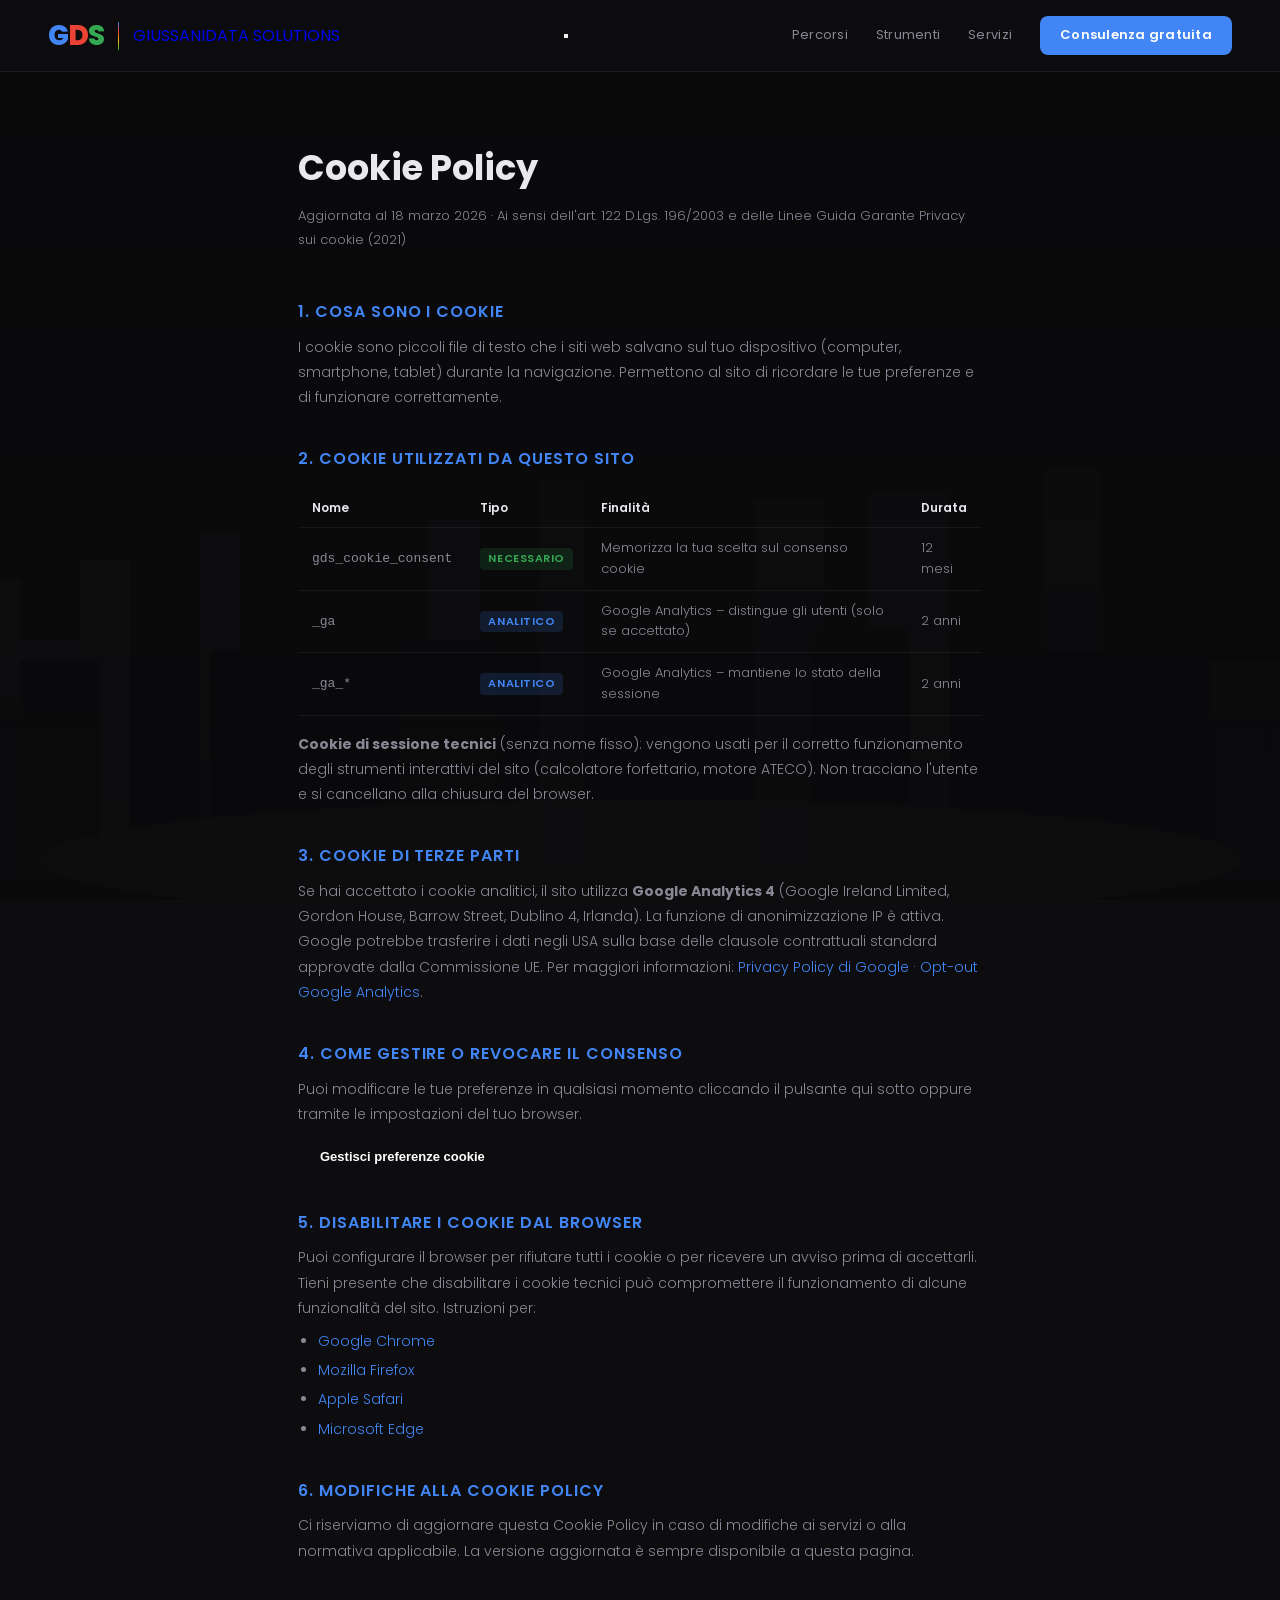
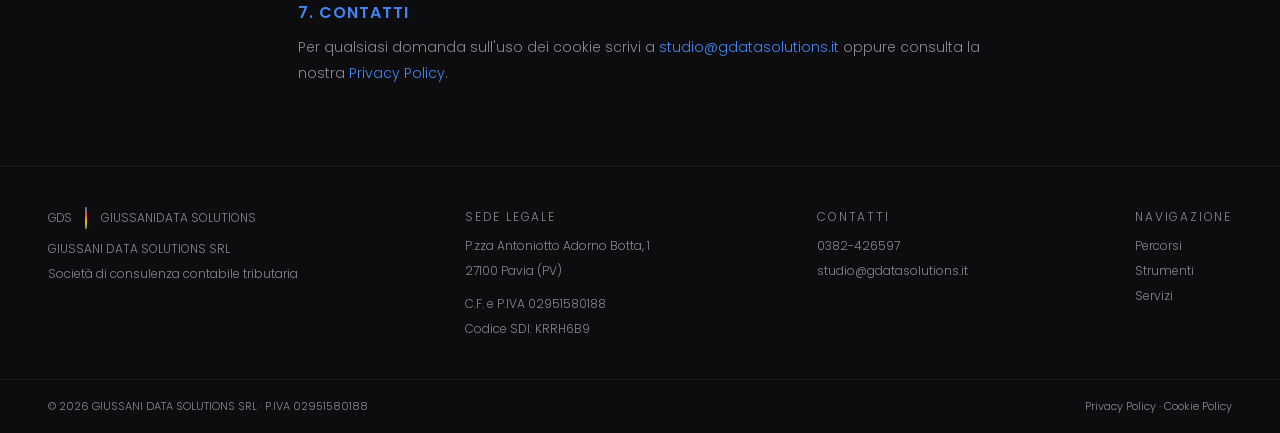
<file: cookie.html>
<!DOCTYPE html>
<html lang="it">
<head>
  <meta charset="UTF-8">
  <meta name="viewport" content="width=device-width, initial-scale=1.0">
  <title>Cookie Policy – GDS Giussani Data Solutions</title>
  <meta name="description" content="Informativa sull'uso dei cookie del sito gdatasolutions.it. Tipologie, finalità, durata e gestione del consenso.">
  <link rel="canonical" href="https://www.gdatasolutions.it/cookie.html">
  <meta name="robots" content="noindex, follow">
  <link href="https://fonts.googleapis.com/css2?family=Poppins:wght@300;400;500;600;700;800;900&display=swap" rel="stylesheet">
  <link rel="stylesheet" href="style.css">
  <style>
  .privacy-wrap {
    max-width: 780px; margin: 0 auto;
    padding: 140px 48px 80px;
    position: relative; z-index: 2;
  }
  .privacy-wrap h1 {
    font-size: clamp(1.6rem, 3vw, 2.2rem);
    font-weight: 700; margin-bottom: 8px;
  }
  .privacy-wrap .subtitle {
    color: var(--muted); font-size: 13px; margin-bottom: 48px;
  }
  .privacy-wrap h2 {
    font-size: 1rem; font-weight: 600;
    margin: 36px 0 10px;
    text-transform: uppercase; letter-spacing: 0.06em;
    color: var(--blue);
  }
  .privacy-wrap p, .privacy-wrap li {
    font-size: 14px; color: var(--muted);
    line-height: 1.8; font-weight: 300;
  }
  .privacy-wrap ul { padding-left: 20px; margin: 8px 0; }
  .privacy-wrap li { margin-bottom: 4px; }
  .privacy-wrap a { color: var(--blue); text-decoration: none; }
  .privacy-wrap a:hover { text-decoration: underline; }
  .privacy-wrap table {
    width: 100%; border-collapse: collapse;
    margin: 16px 0; font-size: 13px;
  }
  .privacy-wrap th, .privacy-wrap td {
    padding: 10px 14px; text-align: left;
    border-bottom: 1px solid var(--border);
    color: var(--muted); font-weight: 300;
  }
  .privacy-wrap th { font-weight: 600; color: var(--text); font-size: 12px; }
  .cookie-badge {
    display: inline-block; padding: 2px 8px;
    border-radius: 4px; font-size: 11px; font-weight: 600;
    text-transform: uppercase; letter-spacing: 0.05em;
  }
  .badge-required { background: rgba(52,168,83,0.15); color: #34a853; }
  .badge-analytics { background: rgba(66,133,244,0.15); color: #4285f4; }
  .revoke-btn {
    display: inline-block; margin-top: 12px;
    padding: 10px 22px; border-radius: 8px;
    background: var(--accent); color: #fff;
    font-size: 13px; font-weight: 600;
    border: none; cursor: pointer; text-decoration: none;
  }
  .revoke-btn:hover { opacity: 0.88; text-decoration: none; }
  @media(max-width:600px){
    .privacy-wrap { padding: 120px 20px 60px; }
  }
  </style>
</head>
<body>

  <!-- NAV -->
  <nav>
    <a href="index.html" class="logo-inline" style="text-decoration:none;">
      <div class="logo-letters"><span class="l-g">G</span><span class="l-d">D</span><span class="l-s">S</span></div>
      <div class="logo-sep"></div>
      <div class="logo-text"><span class="logo-top">GIUSSANI</span><span class="logo-bottom">DATA SOLUTIONS</span></div>
    </a>
    <button class="burger" onclick="toggleMenu()" aria-label="Menu">
      <span></span><span></span><span></span>
    </button>
    <div class="nav-links" id="nav-links">
      <a href="percorsi.html">Percorsi</a>
      <a href="strumenti.html">Strumenti</a>
      <a href="servizi.html">Servizi</a>
      <a href="servizi.html#cta" class="nav-cta">Consulenza gratuita</a>
    </div>
  </nav>

  <div class="privacy-wrap">
    <h1>Cookie Policy</h1>
    <p class="subtitle">Aggiornata al 18 marzo 2026 · Ai sensi dell'art. 122 D.Lgs. 196/2003 e delle Linee Guida Garante Privacy sui cookie (2021)</p>

    <h2>1. Cosa sono i cookie</h2>
    <p>I cookie sono piccoli file di testo che i siti web salvano sul tuo dispositivo (computer, smartphone, tablet) durante la navigazione. Permettono al sito di ricordare le tue preferenze e di funzionare correttamente.</p>

    <h2>2. Cookie utilizzati da questo sito</h2>
    <table>
      <thead>
        <tr>
          <th>Nome</th>
          <th>Tipo</th>
          <th>Finalità</th>
          <th>Durata</th>
        </tr>
      </thead>
      <tbody>
        <tr>
          <td><code>gds_cookie_consent</code></td>
          <td><span class="cookie-badge badge-required">Necessario</span></td>
          <td>Memorizza la tua scelta sul consenso cookie</td>
          <td>12 mesi</td>
        </tr>
        <tr>
          <td><code>_ga</code></td>
          <td><span class="cookie-badge badge-analytics">Analitico</span></td>
          <td>Google Analytics – distingue gli utenti (solo se accettato)</td>
          <td>2 anni</td>
        </tr>
        <tr>
          <td><code>_ga_*</code></td>
          <td><span class="cookie-badge badge-analytics">Analitico</span></td>
          <td>Google Analytics – mantiene lo stato della sessione</td>
          <td>2 anni</td>
        </tr>
      </tbody>
    </table>

    <p><strong>Cookie di sessione tecnici</strong> (senza nome fisso): vengono usati per il corretto funzionamento degli strumenti interattivi del sito (calcolatore forfettario, motore ATECO). Non tracciano l'utente e si cancellano alla chiusura del browser.</p>

    <h2>3. Cookie di terze parti</h2>
    <p>Se hai accettato i cookie analitici, il sito utilizza <strong>Google Analytics 4</strong> (Google Ireland Limited, Gordon House, Barrow Street, Dublino 4, Irlanda). La funzione di anonimizzazione IP è attiva. Google potrebbe trasferire i dati negli USA sulla base delle clausole contrattuali standard approvate dalla Commissione UE. Per maggiori informazioni: <a href="https://policies.google.com/privacy" target="_blank" rel="noopener">Privacy Policy di Google</a> · <a href="https://tools.google.com/dlpage/gaoptout" target="_blank" rel="noopener">Opt-out Google Analytics</a>.</p>

    <h2>4. Come gestire o revocare il consenso</h2>
    <p>Puoi modificare le tue preferenze in qualsiasi momento cliccando il pulsante qui sotto oppure tramite le impostazioni del tuo browser.</p>
    <button class="revoke-btn" onclick="window.GDS_Cookie && window.GDS_Cookie.reopen()">Gestisci preferenze cookie</button>

    <h2>5. Disabilitare i cookie dal browser</h2>
    <p>Puoi configurare il browser per rifiutare tutti i cookie o per ricevere un avviso prima di accettarli. Tieni presente che disabilitare i cookie tecnici può compromettere il funzionamento di alcune funzionalità del sito. Istruzioni per:</p>
    <ul>
      <li><a href="https://support.google.com/chrome/answer/95647" target="_blank" rel="noopener">Google Chrome</a></li>
      <li><a href="https://support.mozilla.org/it/kb/protezione-antitracciamento-avanzata-firefox-desktop" target="_blank" rel="noopener">Mozilla Firefox</a></li>
      <li><a href="https://support.apple.com/it-it/guide/safari/sfri11471/mac" target="_blank" rel="noopener">Apple Safari</a></li>
      <li><a href="https://support.microsoft.com/it-it/microsoft-edge/eliminare-i-cookie-in-microsoft-edge-63947406-40ac-c3b8-57b9-2a946a29ae09" target="_blank" rel="noopener">Microsoft Edge</a></li>
    </ul>

    <h2>6. Modifiche alla Cookie Policy</h2>
    <p>Ci riserviamo di aggiornare questa Cookie Policy in caso di modifiche ai servizi o alla normativa applicabile. La versione aggiornata è sempre disponibile a questa pagina.</p>

    <h2>7. Contatti</h2>
    <p>Per qualsiasi domanda sull'uso dei cookie scrivi a <a href="mailto:studio@gdatasolutions.it">studio@gdatasolutions.it</a> oppure consulta la nostra <a href="privacy.html">Privacy Policy</a>.</p>
  </div>

  <!-- FOOTER -->
  <footer>
    <div class="footer-col">
      <a href="index.html" class="logo-inline" style="text-decoration:none; margin-bottom:4px;">
        <div class="logo-letters" style="font-size:22px;"><span class="l-g">G</span><span class="l-d">D</span><span class="l-s">S</span></div>
        <div class="logo-sep" style="height:22px;"></div>
        <div class="logo-text" style="font-size:10px;"><span class="logo-top">GIUSSANI</span><span class="logo-bottom">DATA SOLUTIONS</span></div>
      </a>
      <span>GIUSSANI DATA SOLUTIONS SRL</span>
      <span>Società di consulenza contabile tributaria</span>
    </div>
    <div class="footer-col">
      <span class="footer-col-title">Sede legale</span>
      <span>P.zza Antoniotto Adorno Botta, 1</span>
      <span>27100 Pavia (PV)</span>
      <span style="margin-top:8px;">C.F. e P.IVA 02951580188</span>
      <span>Codice SDI: KRRH6B9</span>
    </div>
    <div class="footer-col">
      <span class="footer-col-title">Contatti</span>
      <a href="tel:0382426597">0382-426597</a>
      <a href="mailto:studio@gdatasolutions.it">studio@gdatasolutions.it</a>
    </div>
    <div class="footer-col">
      <span class="footer-col-title">Navigazione</span>
      <a href="percorsi.html">Percorsi</a>
      <a href="strumenti.html">Strumenti</a>
      <a href="servizi.html">Servizi</a>
    </div>
  </footer>
  <div class="footer-bottom">
    <span>© 2026 GIUSSANI DATA SOLUTIONS SRL · P.IVA 02951580188</span>
    <span><a href="privacy.html">Privacy Policy</a> · <a href="cookie.html">Cookie Policy</a></span>
  </div>

  <script>
  function toggleMenu() {
    document.getElementById('nav-links').classList.toggle('open');
  }
  </script>
</body>
</html>
</file>
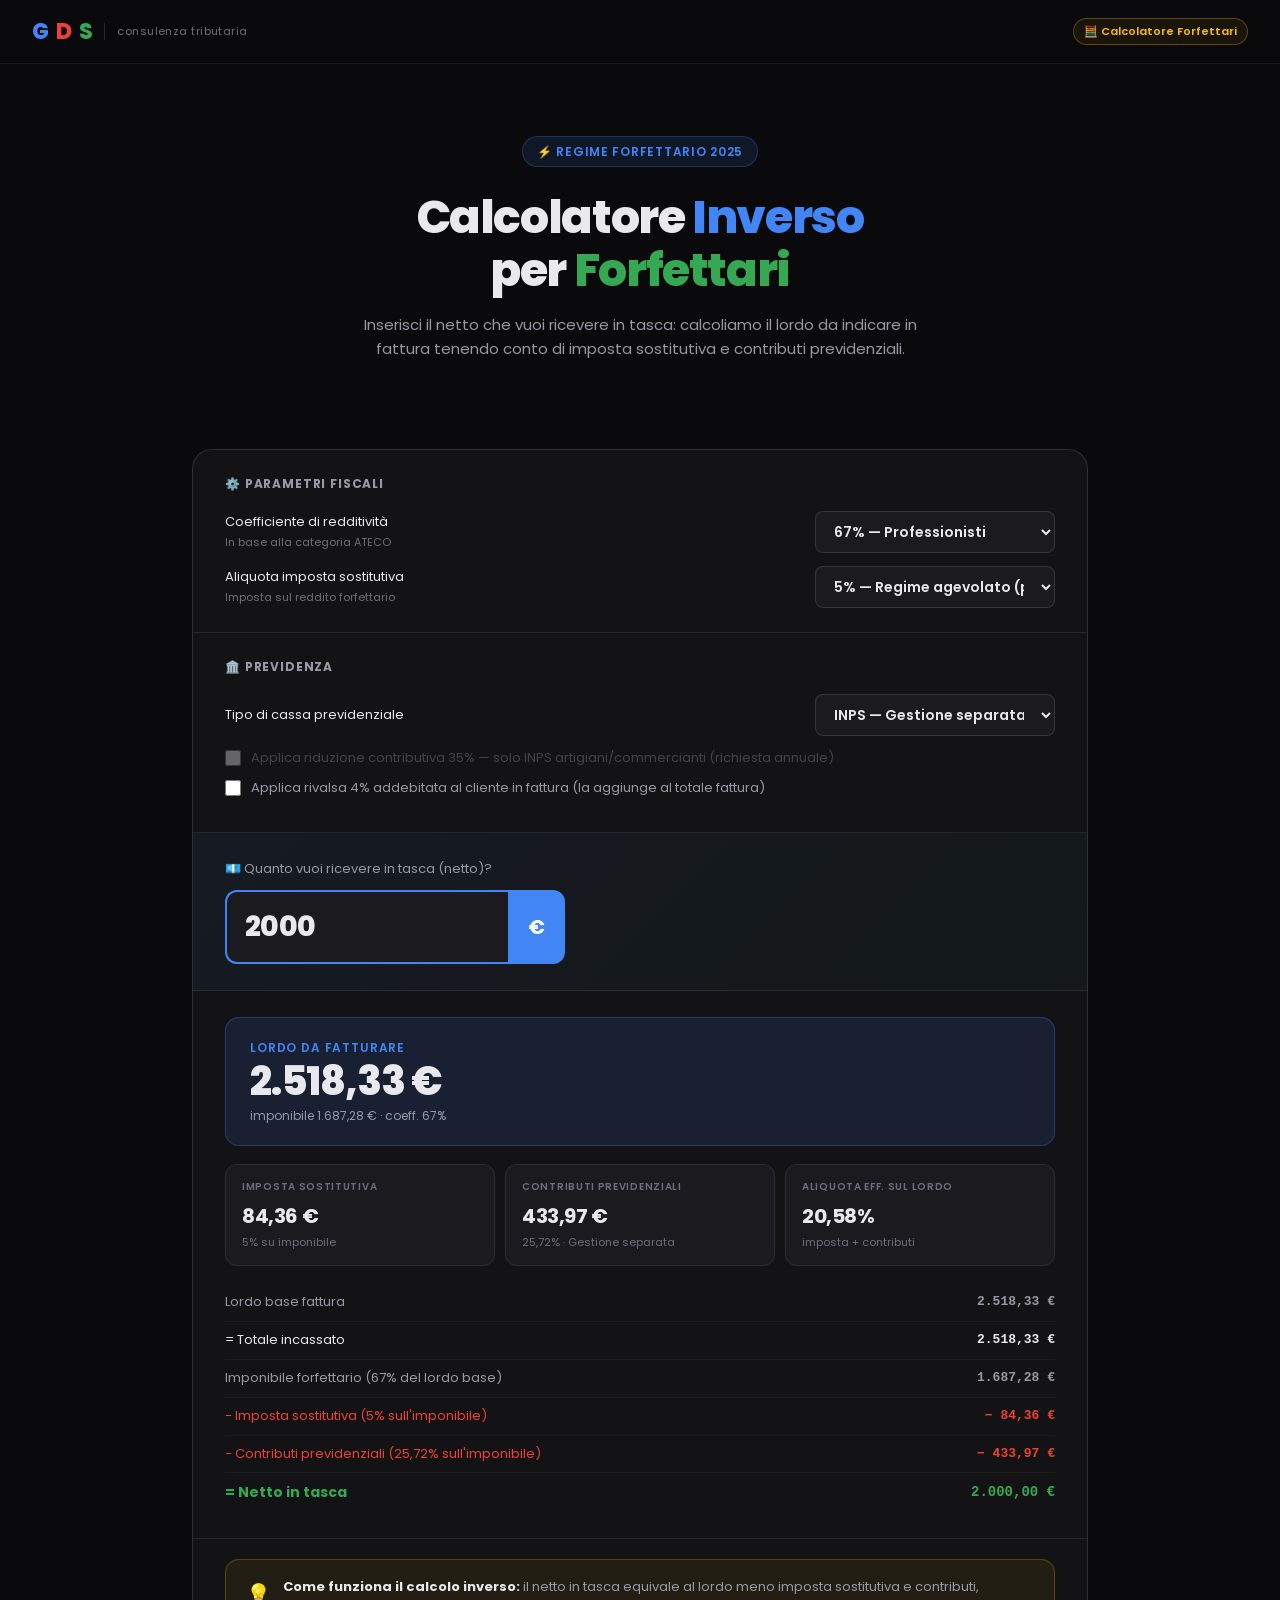
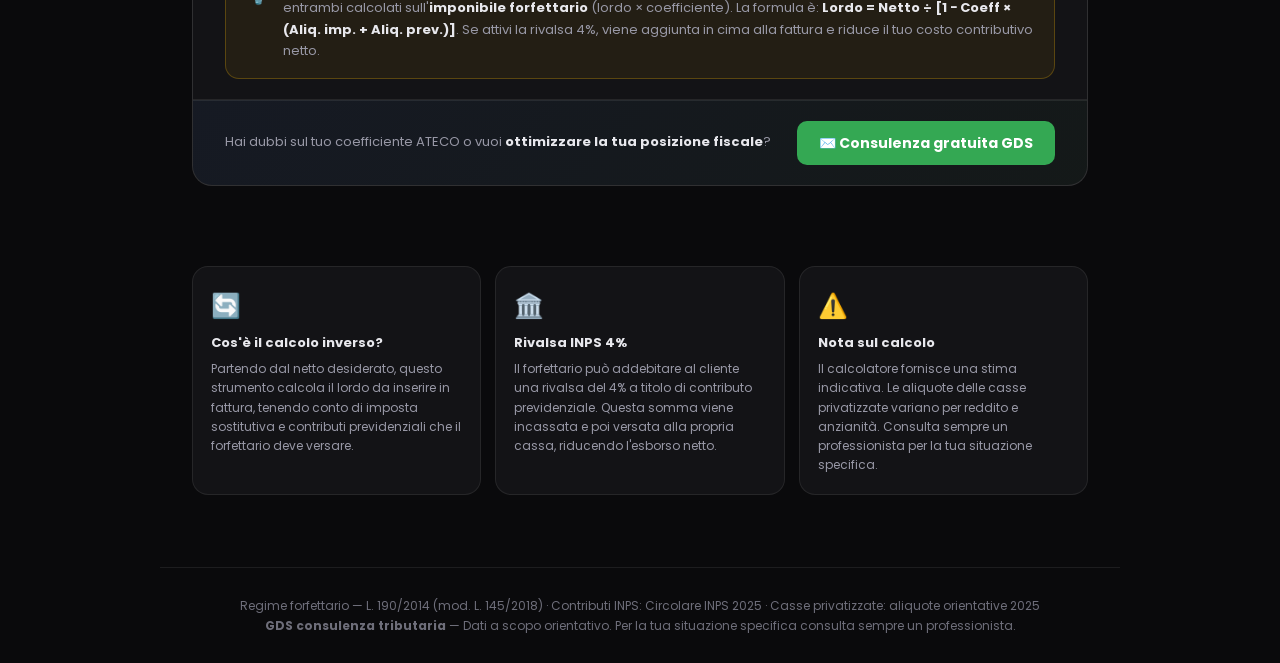
<file: gds_calcolatore_forfettario.html>
<!DOCTYPE html>
<html lang="it">
<head>
<meta charset="UTF-8">
<meta name="viewport" content="width=device-width, initial-scale=1.0">
<title>GDS — Calcolatore Inverso Forfettari</title>
<link href="https://fonts.googleapis.com/css2?family=Poppins:wght@300;400;500;600;700;800&display=swap" rel="stylesheet">
<style>
:root{
  --bg:#0a0a0c;--surface:#131316;--surface2:#1a1a1f;
  --border:rgba(255,255,255,.08);--border2:rgba(255,255,255,.12);
  --text:#e8e8ed;--muted:#6e6e7a;--muted2:#9898a6;
  --blue:#4285F4;--red:#EA4335;--yellow:#FBBC05;--green:#34A853;
  --green-dim:rgba(52,168,83,.15);--blue-dim:rgba(66,133,244,.12);
  --red-dim:rgba(234,67,53,.10);--yellow-dim:rgba(251,188,5,.07);
}
*,*::before,*::after{box-sizing:border-box;margin:0;padding:0}
body{background:var(--bg);color:var(--text);font-family:'Poppins',sans-serif;line-height:1.6;min-height:100vh}

/* NAV */
nav{position:sticky;top:0;z-index:100;padding:0 32px;height:64px;display:flex;align-items:center;justify-content:space-between;background:rgba(10,10,12,.96);backdrop-filter:blur(20px);border-bottom:1px solid var(--border)}
.logo{display:flex;align-items:center;gap:8px;text-decoration:none;font-size:22px;font-weight:800;letter-spacing:-.04em}
.logo .g{color:var(--blue)}.logo .d{color:var(--red)}.logo .s{color:var(--green)}
.logo-tagline{font-size:11px;font-weight:400;color:var(--muted);letter-spacing:.04em;border-left:1px solid var(--border2);padding-left:12px;margin-left:4px}
.nav-badge{font-size:11px;font-weight:600;color:var(--yellow);background:var(--yellow-dim);border:1px solid rgba(251,188,5,.3);padding:4px 10px;border-radius:20px}

/* HERO */
.hero{padding:72px 32px 48px;max-width:960px;margin:0 auto;text-align:center}
.hero-chip{display:inline-flex;align-items:center;gap:6px;font-size:12px;font-weight:600;color:var(--blue);background:var(--blue-dim);border:1px solid rgba(66,133,244,.25);padding:5px 14px;border-radius:20px;margin-bottom:24px;letter-spacing:.06em;text-transform:uppercase}
.hero h1{font-size:clamp(26px,5vw,46px);font-weight:800;letter-spacing:-.03em;line-height:1.15;margin-bottom:16px}
.hero h1 .ac{color:var(--blue)}.hero h1 .an{color:var(--green)}
.hero p{font-size:15px;color:var(--muted2);max-width:560px;margin:0 auto}

/* MAIN CARD */
.main{max-width:960px;margin:40px auto 80px;padding:0 32px}
.card{background:var(--surface);border:1px solid var(--border2);border-radius:20px;overflow:hidden;animation:su .35s ease}
@keyframes su{from{opacity:0;transform:translateY(20px)}to{opacity:1;transform:translateY(0)}}

/* SECTION INSIDE CARD */
.csec{padding:24px 32px;border-bottom:1px solid var(--border)}
.csec:last-of-type{border-bottom:none}
.sec-title{font-size:12px;font-weight:700;color:var(--muted2);text-transform:uppercase;letter-spacing:.07em;margin-bottom:18px}

/* FIELD ROWS */
.field-row{display:flex;align-items:center;gap:12px;margin-bottom:13px;flex-wrap:wrap}
.field-row:last-child{margin-bottom:0}
.field-label{font-size:13px;color:var(--text);min-width:200px;flex:1}
.field-label small{display:block;font-size:11px;color:var(--muted);margin-top:1px}

.cinput{background:var(--surface2);border:1.5px solid var(--border2);border-radius:8px;color:var(--text);font-family:'Poppins',sans-serif;font-size:14px;font-weight:600;padding:9px 14px;width:220px;outline:none;transition:border-color .2s}
.cinput:focus{border-color:var(--blue)}
select.cinput{width:240px;cursor:pointer}
.cinput-pct{width:100px}

.pct-wrap{display:flex;align-items:stretch;width:140px}
.pct-wrap .cinput{border-radius:8px 0 0 8px;border-right:none;width:100%;padding-right:8px}
.pct-suffix{background:var(--surface2);border:1.5px solid var(--border2);border-left:none;border-radius:0 8px 8px 0;padding:9px 12px;font-size:14px;font-weight:600;color:var(--muted);display:flex;align-items:center}

/* CASSA BLOCK */
.cassa-block{background:var(--surface2);border:1px solid var(--border);border-radius:12px;padding:16px 18px;margin-top:6px;margin-bottom:4px}
.cassa-block .field-row{margin-bottom:11px}
.cassa-block .field-row:last-child{margin-bottom:0}
.cassa-block select.cinput{width:100%}
.pct-edit-row{display:flex;align-items:center;gap:12px;margin-top:4px}
.pct-edit-row .field-label{font-size:12px;color:var(--muted2)}
.pct-edit-row .pct-wrap{width:130px}
.pct-edit-row .pct-wrap .cinput{font-size:13px}
.tag-edit{font-size:10px;font-weight:600;color:var(--blue);background:var(--blue-dim);padding:2px 6px;border-radius:4px;margin-left:6px;vertical-align:middle}

/* CHECKBOX */
.check-row{display:flex;align-items:center;gap:10px;margin-bottom:11px}
.check-row input[type="checkbox"]{width:16px;height:16px;cursor:pointer;accent-color:var(--blue);flex-shrink:0}
.check-row label{font-size:13px;color:var(--muted2);cursor:pointer;line-height:1.4}
.check-row.disabled{opacity:.35;pointer-events:none}

/* NETTO INPUT */
.netto-hero{padding:26px 32px;border-bottom:1px solid var(--border);background:linear-gradient(135deg,rgba(66,133,244,.06) 0%,rgba(52,168,83,.04) 100%)}
.netto-hero-label{font-size:13px;color:var(--muted2);margin-bottom:10px}
.netto-input-wrap{display:flex;align-items:stretch;gap:0;max-width:340px}
.netto-input-wrap input{background:var(--surface2);border:2px solid var(--blue);border-right:none;border-radius:12px 0 0 12px;color:var(--text);font-family:'Poppins',sans-serif;font-size:28px;font-weight:800;padding:14px 18px;width:100%;outline:none;letter-spacing:-.02em;transition:border-color .2s}
.netto-input-wrap input:focus{border-color:var(--green)}
.netto-input-wrap .eur{background:var(--blue);border-radius:0 12px 12px 0;padding:0 20px;font-size:20px;font-weight:700;color:#fff;display:flex;align-items:center;transition:background .2s}
.netto-input-wrap input:focus + .eur{background:var(--green)}

/* RESULTS */
.results-sec{padding:26px 32px;border-bottom:1px solid var(--border)}

.lordo-box{background:var(--blue-dim);border:1.5px solid rgba(66,133,244,.3);border-radius:14px;padding:20px 24px;margin-bottom:18px;display:flex;align-items:center;justify-content:space-between;gap:16px;flex-wrap:wrap}
.lordo-box .lb-label{font-size:12px;font-weight:600;color:var(--blue);text-transform:uppercase;letter-spacing:.07em;margin-bottom:4px}
.lordo-box .lb-value{font-size:40px;font-weight:800;color:var(--text);letter-spacing:-.03em;line-height:1}
.lordo-box .lb-sub{font-size:12px;color:var(--muted2);margin-top:5px}
.lordo-box .lb-rivalsa{background:var(--green-dim);border:1px solid rgba(52,168,83,.3);border-radius:10px;padding:10px 16px;text-align:center;flex-shrink:0}
.lordo-box .lb-rivalsa .rv-label{font-size:10px;font-weight:600;color:var(--green);text-transform:uppercase;letter-spacing:.06em;margin-bottom:2px}
.lordo-box .lb-rivalsa .rv-value{font-size:20px;font-weight:800;color:var(--green)}

.kpi-grid{display:grid;grid-template-columns:repeat(3,1fr);gap:10px;margin-bottom:18px}
.kpi{background:var(--surface2);border:1px solid var(--border);border-radius:12px;padding:14px 16px}
.kpi .kl{font-size:10px;font-weight:600;color:var(--muted);text-transform:uppercase;letter-spacing:.07em;margin-bottom:5px}
.kpi .kv{font-size:20px;font-weight:700;color:var(--text);letter-spacing:-.02em}
.kpi .ks{font-size:11px;color:var(--muted);margin-top:2px}

/* BREAKDOWN TABLE */
.breakdown{width:100%;border-collapse:collapse;font-size:13px}
.breakdown td{padding:8px 0;border-bottom:1px solid rgba(255,255,255,.04)}
.breakdown tr:last-child td{border-bottom:none;font-weight:700;font-size:14px}
.breakdown td:last-child{text-align:right;font-weight:600;font-family:'Courier New',monospace;font-size:13px}
.breakdown .row-neg td:first-child{color:var(--red)}
.breakdown .row-neg td:last-child{color:var(--red)}
.breakdown .row-pos td:first-child{color:var(--green)}
.breakdown .row-pos td:last-child{color:var(--green)}
.breakdown .row-dim td{color:var(--muted2)}
.breakdown .row-dim td:last-child{color:var(--muted2)}

/* FBOX */
.fbox{background:var(--yellow-dim);border:1px solid rgba(251,188,5,.25);border-radius:14px;padding:16px 20px;display:flex;gap:12px;font-size:13px;color:var(--muted2);line-height:1.65}
.fbox strong{color:var(--text)}

/* CTA */
.rcta{padding:20px 32px;border-top:1px solid var(--border);background:linear-gradient(135deg,rgba(66,133,244,.06) 0%,rgba(52,168,83,.04) 100%);display:flex;align-items:center;justify-content:space-between;gap:16px;flex-wrap:wrap}
.rcta p{font-size:13px;color:var(--muted2)}
.rcta p strong{color:var(--text)}
.cta-btn{display:inline-flex;align-items:center;gap:8px;background:var(--green);color:#fff;text-decoration:none;font-size:14px;font-weight:700;padding:11px 22px;border-radius:10px;border:none;cursor:pointer;transition:background .2s,transform .15s;white-space:nowrap}
.cta-btn:hover{background:#2d9647;transform:translateY(-1px)}

/* INFO PILLS */
.ipr{max-width:960px;margin:0 auto 72px;padding:0 32px;display:grid;grid-template-columns:1fr 1fr 1fr;gap:14px}
.ip{background:var(--surface);border:1px solid var(--border);border-radius:16px;padding:20px 18px}
.ip-i{font-size:24px;margin-bottom:8px}
.ip-t{font-size:13px;font-weight:700;margin-bottom:5px}
.ip-x{font-size:12px;color:var(--muted2);line-height:1.6}

footer{border-top:1px solid var(--border);padding:28px 32px;text-align:center;font-size:12px;color:var(--muted);max-width:960px;margin:0 auto}

::-webkit-scrollbar{width:5px}
::-webkit-scrollbar-thumb{background:rgba(255,255,255,.1);border-radius:3px}

@media(max-width:700px){
  nav{padding:0 16px}.logo-tagline{display:none}
  .hero,.main,.ipr{padding-left:16px;padding-right:16px}
  .hero{padding-top:48px;padding-bottom:28px}
  .csec,.netto-hero,.results-sec,.rcta{padding-left:18px;padding-right:18px}
  .field-row{flex-direction:column;align-items:flex-start}
  .cinput,select.cinput{width:100%}
  .kpi-grid{grid-template-columns:1fr 1fr}
  .lordo-box{flex-direction:column;align-items:flex-start}
  .ipr{grid-template-columns:1fr}
  .rcta{flex-direction:column;align-items:flex-start}
}
</style>
</head>
<body>

<nav>
  <a href="#" class="logo">
    <span class="g">G</span><span class="d">D</span><span class="s">S</span>
    <span class="logo-tagline">consulenza tributaria</span>
  </a>
  <span class="nav-badge">🧮 Calcolatore Forfettari</span>
</nav>

<div class="hero">
  <div class="hero-chip">⚡ Regime Forfettario 2025</div>
  <h1>Calcolatore <span class="ac">Inverso</span><br>per <span class="an">Forfettari</span></h1>
  <p>Inserisci il netto che vuoi ricevere in tasca: calcoliamo il lordo da indicare in fattura tenendo conto di imposta sostitutiva e contributi previdenziali.</p>
</div>

<div class="main">
  <div class="card">

    <!-- PARAMETRI FISCALI -->
    <div class="csec">
      <div class="sec-title">⚙️ Parametri fiscali</div>

      <div class="field-row">
        <div class="field-label">Coefficiente di redditività<small>In base alla categoria ATECO</small></div>
        <select class="cinput" id="coeff" onchange="calc()">
          <option value="0.40">40% — Commercio</option>
          <option value="0.54">54% — Commercio ambulante</option>
          <option value="0.67" selected>67% — Professionisti</option>
          <option value="0.78">78% — Artigiani / Servizi</option>
          <option value="0.86">86% — Professioni tecniche</option>
        </select>
      </div>

      <div class="field-row">
        <div class="field-label">Aliquota imposta sostitutiva<small>Imposta sul reddito forfettario</small></div>
        <select class="cinput" id="timposta" onchange="calc()">
          <option value="0.05" selected>5% — Regime agevolato (primi 5 anni)</option>
          <option value="0.15">15% — Regime ordinario</option>
        </select>
      </div>
    </div>

    <!-- PREVIDENZA -->
    <div class="csec">
      <div class="sec-title">🏛️ Previdenza</div>

      <div class="field-row">
        <div class="field-label">Tipo di cassa previdenziale</div>
        <select class="cinput" id="tipo-cassa" onchange="onCassaChange()">
          <option value="separata">INPS — Gestione separata</option>
          <option value="artigiani">INPS — Artigiani e commercianti</option>
          <option value="cassa">Cassa di previdenza</option>
        </select>
      </div>

      <!-- Blocco cassa previdenza -->
      <div class="cassa-block" id="block-cassa" style="display:none">
        <div class="field-row">
          <div class="field-label" style="min-width:auto;font-size:13px">Seleziona la cassa</div>
          <select class="cinput" id="cassa-lista" onchange="onListaChange()" style="width:100%">
            <option value="12">ENPAM — Medici e odontoiatri (12%)</option>
            <option value="14.5">INARCASSA — Ingegneri e architetti (14.5%)</option>
            <option value="11.5">CNPADC — Dottori commercialisti (11.5%)</option>
            <option value="12.5">CASSA FORENSE — Avvocati (12.5%)</option>
            <option value="10">ENPAF — Farmacisti (10%)</option>
            <option value="12">CIPAG — Geometri (12%)</option>
            <option value="11.5">CNPR — Ragionieri (11.5%)</option>
            <option value="10">EPPI — Periti industriali (10%)</option>
            <option value="12">ENPAV — Veterinari (12%)</option>
            <option value="custom">Altra / personalizzata…</option>
          </select>
        </div>
        <div class="pct-edit-row">
          <div class="field-label" style="min-width:auto;font-size:12px;color:var(--muted2)">
            Aliquota effettiva <span class="tag-edit">modificabile</span>
          </div>
          <div class="pct-wrap">
            <input type="number" class="cinput" id="cassa-pct" value="12" min="0" max="50" step="0.5" oninput="onPctEdit()">
            <span class="pct-suffix">%</span>
          </div>
        </div>
      </div>

      <!-- Riduzione 35% solo per artigiani -->
      <div class="check-row disabled" id="row-rid35">
        <input type="checkbox" id="rid35" onchange="calc()">
        <label for="rid35">Applica riduzione contributiva 35% — solo INPS artigiani/commercianti (richiesta annuale)</label>
      </div>

      <!-- Rivalsa 4% -->
      <div class="check-row">
        <input type="checkbox" id="rivalsa" onchange="calc()">
        <label for="rivalsa">Applica rivalsa 4% addebitata al cliente in fattura (la aggiunge al totale fattura)</label>
      </div>
    </div>

    <!-- NETTO DESIDERATO -->
    <div class="netto-hero">
      <div class="netto-hero-label">💶 Quanto vuoi ricevere in tasca (netto)?</div>
      <div class="netto-input-wrap">
        <input type="number" id="netto" value="2000" min="0" step="100" oninput="calc()" placeholder="0">
        <span class="eur">€</span>
      </div>
    </div>

    <!-- RISULTATI -->
    <div class="results-sec" id="results-sec">

      <div class="lordo-box">
        <div>
          <div class="lb-label">Lordo da fatturare</div>
          <div class="lb-value" id="res-lordo">—</div>
          <div class="lb-sub" id="res-sub">—</div>
        </div>
        <div class="lb-rivalsa" id="box-rivalsa" style="display:none">
          <div class="rv-label">di cui rivalsa 4%</div>
          <div class="rv-value" id="res-rivalsa-val">—</div>
        </div>
      </div>

      <div class="kpi-grid">
        <div class="kpi">
          <div class="kl">Imposta sostitutiva</div>
          <div class="kv" id="kpi-imposta">—</div>
          <div class="ks" id="kpi-imposta-s">—</div>
        </div>
        <div class="kpi">
          <div class="kl">Contributi previdenziali</div>
          <div class="kv" id="kpi-inps">—</div>
          <div class="ks" id="kpi-inps-s">—</div>
        </div>
        <div class="kpi">
          <div class="kl">Aliquota eff. sul lordo</div>
          <div class="kv" id="kpi-aliq">—</div>
          <div class="ks">imposta + contributi</div>
        </div>
      </div>

      <table class="breakdown">
        <tr class="row-dim"><td>Lordo base fattura</td><td id="tb-lordo">—</td></tr>
        <tr class="row-dim" id="tr-rivalsa" style="display:none"><td>+ Rivalsa 4% addebitata al cliente</td><td id="tb-rivalsa" style="color:var(--green)">—</td></tr>
        <tr><td>= Totale incassato</td><td id="tb-tot">—</td></tr>
        <tr class="row-dim"><td>Imponibile forfettario (<span id="tb-coeff">67</span>% del lordo base)</td><td id="tb-imponibile">—</td></tr>
        <tr class="row-neg"><td>− Imposta sostitutiva (<span id="tb-timp">5</span>% sull'imponibile)</td><td id="tb-imp-val">—</td></tr>
        <tr class="row-neg"><td>− Contributi previdenziali (<span id="tb-tinps">25,72</span>% sull'imponibile)</td><td id="tb-inps-val">—</td></tr>
        <tr class="row-pos"><td>= Netto in tasca</td><td id="tb-netto">—</td></tr>
      </table>
    </div>

    <!-- NOTA -->
    <div class="csec" style="padding-top:20px;padding-bottom:20px">
      <div class="fbox">
        <div style="font-size:20px;flex-shrink:0;margin-top:2px">💡</div>
        <div>
          <strong>Come funziona il calcolo inverso:</strong> il netto in tasca equivale al lordo meno imposta sostitutiva e contributi, entrambi calcolati sull'<strong>imponibile forfettario</strong> (lordo × coefficiente). La formula è:
          <strong>Lordo = Netto ÷ [1 − Coeff × (Aliq. imp. + Aliq. prev.)]</strong>.
          Se attivi la rivalsa 4%, viene aggiunta in cima alla fattura e riduce il tuo costo contributivo netto.
        </div>
      </div>
    </div>

    <!-- CTA -->
    <div class="rcta">
      <p>Hai dubbi sul tuo coefficiente ATECO o vuoi <strong>ottimizzare la tua posizione fiscale</strong>?</p>
      <a href="mailto:studio@gdatasolutions.it" class="cta-btn">✉️ Consulenza gratuita GDS</a>
    </div>

  </div>
</div>

<div class="ipr">
  <div class="ip">
    <div class="ip-i">🔄</div>
    <div class="ip-t">Cos'è il calcolo inverso?</div>
    <div class="ip-x">Partendo dal netto desiderato, questo strumento calcola il lordo da inserire in fattura, tenendo conto di imposta sostitutiva e contributi previdenziali che il forfettario deve versare.</div>
  </div>
  <div class="ip">
    <div class="ip-i">🏛️</div>
    <div class="ip-t">Rivalsa INPS 4%</div>
    <div class="ip-x">Il forfettario può addebitare al cliente una rivalsa del 4% a titolo di contributo previdenziale. Questa somma viene incassata e poi versata alla propria cassa, riducendo l'esborso netto.</div>
  </div>
  <div class="ip">
    <div class="ip-i">⚠️</div>
    <div class="ip-t">Nota sul calcolo</div>
    <div class="ip-x">Il calcolatore fornisce una stima indicativa. Le aliquote delle casse privatizzate variano per reddito e anzianità. Consulta sempre un professionista per la tua situazione specifica.</div>
  </div>
</div>

<footer>
  Regime forfettario — L. 190/2014 (mod. L. 145/2018) · Contributi INPS: Circolare INPS 2025 · Casse privatizzate: aliquote orientative 2025<br>
  <strong>GDS consulenza tributaria</strong> — Dati a scopo orientativo. Per la tua situazione specifica consulta sempre un professionista.
</footer>

<script>
let userEditedPct = false;

const fmt = v => v.toLocaleString('it-IT', {style:'currency', currency:'EUR', maximumFractionDigits:2});
const fmtPct = v => v.toLocaleString('it-IT', {minimumFractionDigits:1, maximumFractionDigits:2}) + '%';

function getINPSpct() {
  const tipo = document.getElementById('tipo-cassa').value;
  const rid = document.getElementById('rid35').checked;
  if (tipo === 'separata') return 0.2572;
  if (tipo === 'artigiani') {
    const base = 0.2442;
    return rid ? base * 0.65 : base;
  }
  if (tipo === 'cassa') {
    return (parseFloat(document.getElementById('cassa-pct').value) || 0) / 100;
  }
  return 0;
}

function getINPSlabel() {
  const tipo = document.getElementById('tipo-cassa').value;
  const rid = document.getElementById('rid35').checked;
  if (tipo === 'separata') return 'Gestione separata';
  if (tipo === 'artigiani') return rid ? 'Artigiani (−35%)' : 'Artigiani';
  if (tipo === 'cassa') {
    const sel = document.getElementById('cassa-lista');
    const opt = sel.options[sel.selectedIndex];
    return opt.value === 'custom' ? 'Cassa personalizz.' : opt.text.split('—')[0].trim();
  }
  return '';
}

function onCassaChange() {
  const tipo = document.getElementById('tipo-cassa').value;
  document.getElementById('block-cassa').style.display = tipo === 'cassa' ? 'block' : 'none';
  const rowRid = document.getElementById('row-rid35');
  if (tipo === 'artigiani') {
    rowRid.classList.remove('disabled');
  } else {
    rowRid.classList.add('disabled');
    document.getElementById('rid35').checked = false;
  }
  userEditedPct = false;
  calc();
}

function onListaChange() {
  const sel = document.getElementById('cassa-lista');
  userEditedPct = false;
  if (sel.value !== 'custom') {
    document.getElementById('cassa-pct').value = sel.value;
  }
  calc();
}

function onPctEdit() {
  userEditedPct = true;
  const sel = document.getElementById('cassa-lista');
  const curPct = parseFloat(document.getElementById('cassa-pct').value);
  const selPct = parseFloat(sel.value);
  if (!isNaN(curPct) && curPct !== selPct) sel.value = 'custom';
  calc();
}

function calc() {
  const netto = parseFloat(document.getElementById('netto').value) || 0;
  const coeff = parseFloat(document.getElementById('coeff').value);
  const timposta = parseFloat(document.getElementById('timposta').value);
  const tinps = getINPSpct();
  const rivalsa = document.getElementById('rivalsa').checked;

  // Calcolo inverso
  // netto = lordo*(1 - coeff*(timposta+tinps)) + (rivalsa ? lordo*0.04 : 0)
  const factor = 1 - coeff * (timposta + tinps) + (rivalsa ? 0.04 : 0);
  const lordo = factor > 0 ? netto / factor : 0;
  const rivalsaVal = rivalsa ? lordo * 0.04 : 0;
  const totIncassato = lordo + rivalsaVal;
  const imponibile = lordo * coeff;
  const imposta = imponibile * timposta;
  const inps = imponibile * tinps;
  const nettoCalc = totIncassato - imposta - inps;
  const aliqEff = lordo > 0 ? ((imposta + inps) / lordo) * 100 : 0;

  const coeffPct = (coeff * 100).toFixed(0);
  const timpPct = (timposta * 100).toFixed(0);
  const tinpsPct = (tinps * 100).toFixed(2).replace(/\.?0+$/, '').replace('.', ',');

  // Lordo box
  document.getElementById('res-lordo').textContent = fmt(totIncassato);
  document.getElementById('res-sub').textContent =
    'imponibile ' + fmt(imponibile) + ' · coeff. ' + coeffPct + '%';

  // Rivalsa box
  const boxRivalsa = document.getElementById('box-rivalsa');
  if (rivalsa) {
    boxRivalsa.style.display = 'block';
    document.getElementById('res-rivalsa-val').textContent = fmt(rivalsaVal);
  } else {
    boxRivalsa.style.display = 'none';
  }

  // KPI
  document.getElementById('kpi-imposta').textContent = fmt(imposta);
  document.getElementById('kpi-imposta-s').textContent = timpPct + '% su imponibile';
  document.getElementById('kpi-inps').textContent = fmt(inps);
  document.getElementById('kpi-inps-s').textContent = tinpsPct + '% · ' + getINPSlabel();
  document.getElementById('kpi-aliq').textContent = fmtPct(aliqEff);

  // Breakdown
  document.getElementById('tb-lordo').textContent = fmt(lordo);
  document.getElementById('tb-rivalsa').textContent = '+ ' + fmt(rivalsaVal);
  document.getElementById('tr-rivalsa').style.display = rivalsa ? '' : 'none';
  document.getElementById('tb-tot').textContent = fmt(totIncassato);
  document.getElementById('tb-coeff').textContent = coeffPct;
  document.getElementById('tb-imponibile').textContent = fmt(imponibile);
  document.getElementById('tb-timp').textContent = timpPct;
  document.getElementById('tb-imp-val').textContent = '− ' + fmt(imposta);
  document.getElementById('tb-tinps').textContent = tinpsPct;
  document.getElementById('tb-inps-val').textContent = '− ' + fmt(inps);
  document.getElementById('tb-netto').textContent = fmt(nettoCalc);
}

document.addEventListener('DOMContentLoaded', () => {
  calc();
});
</script>
</body>
</html>
</file>
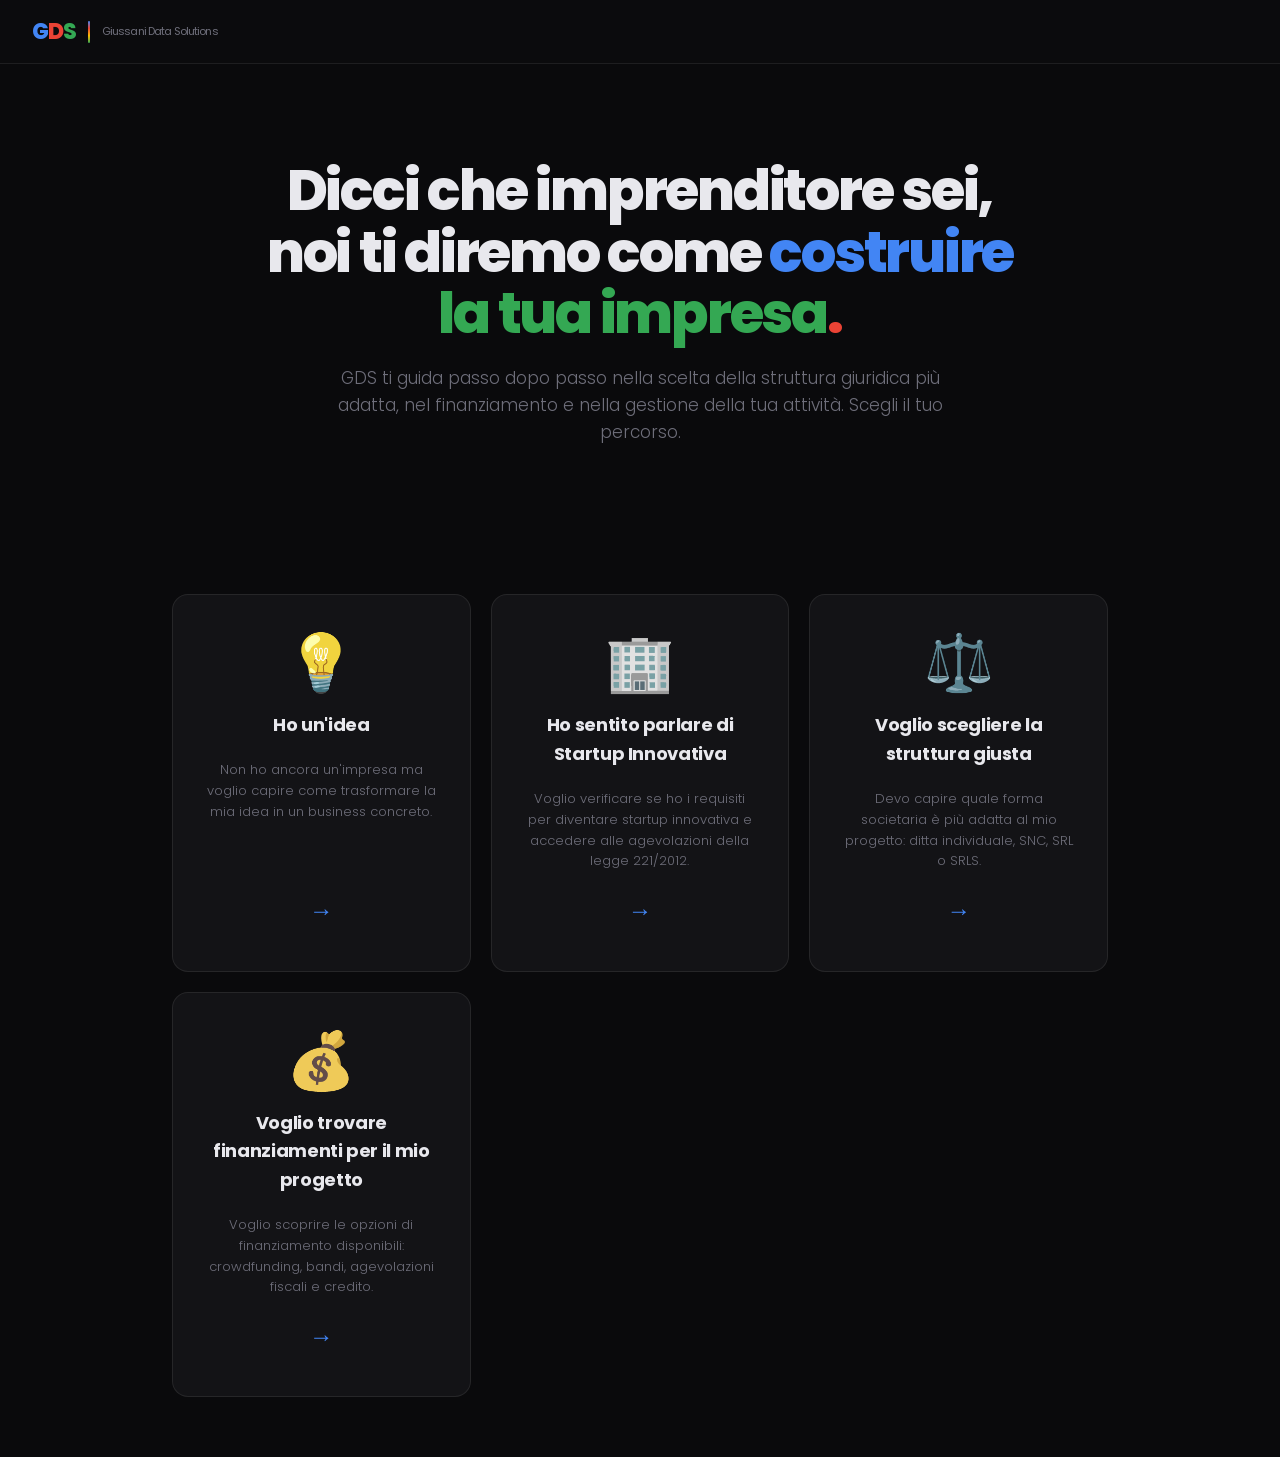
<file: gds_interactive.html>
<!DOCTYPE html>
<html lang="it">
<head>
<meta charset="UTF-8">
<meta name="viewport" content="width=device-width, initial-scale=1.0">
<title>GDS — Il tuo percorso imprenditoriale</title>
<link href="https://fonts.googleapis.com/css2?family=Poppins:wght@300;400;500;600;700;800&display=swap" rel="stylesheet">
<style>
:root {
  --bg: #0a0a0c;
  --surface: #131316;
  --border: rgba(255,255,255,0.08);
  --text: #e8e8ed;
  --muted: #6e6e7a;
  --blue: #4285F4;
  --red: #EA4335;
  --yellow: #FBBC05;
  --green: #34A853;
}

*, *::before, *::after { box-sizing: border-box; margin: 0; padding: 0; }

body {
  background: var(--bg);
  color: var(--text);
  font-family: 'Poppins', sans-serif;
  line-height: 1.6;
  overflow-x: hidden;
}

.hidden { display: none !important; }

/* ── NAVBAR ── */
nav {
  position: fixed;
  top: 0; left: 0; right: 0;
  z-index: 100;
  padding: 0 32px;
  height: 64px;
  display: flex;
  align-items: center;
  justify-content: space-between;
  background: rgba(13,13,15,0.92);
  backdrop-filter: blur(20px);
  border-bottom: 1px solid var(--border);
}

.logo {
  display: flex;
  align-items: center;
  gap: 12px;
  text-decoration: none;
  font-size: 22px;
  font-weight: 800;
  letter-spacing: -0.04em;
}
.logo .g { color: var(--blue); }
.logo .d { color: var(--red); }
.logo .s { color: var(--green); }
.logo-sep {
  width: 1.5px;
  height: 22px;
  background: linear-gradient(180deg, var(--blue), var(--red), var(--yellow), var(--green));
  border-radius: 2px;
}
.logo-text { font-size: 11px; color: var(--muted); font-weight: 400; }

.nav-back {
  background: transparent;
  border: 1px solid var(--border);
  color: var(--text);
  padding: 8px 20px;
  border-radius: 8px;
  font-size: 13px;
  cursor: pointer;
  transition: border-color 0.2s;
  font-family: 'Poppins', sans-serif;
}
.nav-back:hover { border-color: rgba(255,255,255,0.2); }

/* ── CONTAINER ── */
.container {
  max-width: 1000px;
  margin: 100px auto 60px;
  padding: 0 32px;
}

/* ── HOMEPAGE ── */
.home-hero {
  text-align: center;
  padding: 60px 0 40px;
}

.home-title {
  font-size: clamp(36px, 5vw, 56px);
  font-weight: 800;
  letter-spacing: -0.04em;
  line-height: 1.1;
  margin-bottom: 20px;
}
.home-title .blue { color: var(--blue); }
.home-title .red { color: var(--red); }
.home-title .green { color: var(--green); }

.home-sub {
  font-size: 17px;
  color: var(--muted);
  max-width: 620px;
  margin: 0 auto 60px;
  font-weight: 300;
}

.path-grid {
  display: grid;
  grid-template-columns: repeat(auto-fit, minmax(280px, 1fr));
  gap: 20px;
  margin-top: 48px;
}

.path-card {
  background: var(--surface);
  border: 1px solid var(--border);
  border-radius: 16px;
  padding: 40px 32px;
  display: flex;
  flex-direction: column;
  align-items: center;
  gap: 20px;
  cursor: pointer;
  transition: transform 0.3s, border-color 0.3s, box-shadow 0.3s;
  text-align: center;
}
.path-card:hover {
  transform: translateY(-4px);
  border-color: rgba(255,255,255,0.15);
  box-shadow: 0 16px 48px rgba(0,0,0,0.3);
}

.path-icon {
  font-size: 56px;
  line-height: 1;
  filter: grayscale(0.3);
}

.path-title {
  font-size: 18px;
  font-weight: 700;
  letter-spacing: -0.02em;
}

.path-desc {
  font-size: 13px;
  color: var(--muted);
  font-weight: 300;
  line-height: 1.6;
}

.path-arrow {
  color: var(--blue);
  font-size: 24px;
  margin-top: auto;
}

/* ── SECTION SCREEN ── */
.section-screen {
  animation: fadeIn 0.4s ease;
}

.progress-bar {
  display: flex;
  align-items: center;
  gap: 10px;
  margin-bottom: 32px;
  font-size: 12px;
  color: var(--muted);
  font-weight: 500;
}

.progress-dots {
  display: flex;
  gap: 6px;
  flex: 1;
}

.progress-dot {
  height: 4px;
  flex: 1;
  background: rgba(255,255,255,0.08);
  border-radius: 2px;
  transition: background 0.3s;
}
.progress-dot.active { background: var(--blue); }

.section-content {
  background: var(--surface);
  border: 1px solid var(--border);
  border-radius: 20px;
  padding: 56px 48px;
  text-align: center;
}

.section-icon {
  font-size: 72px;
  margin-bottom: 28px;
  filter: grayscale(0.2);
}

.section-title {
  font-size: clamp(24px, 4vw, 36px);
  font-weight: 800;
  letter-spacing: -0.03em;
  margin-bottom: 16px;
  line-height: 1.15;
}

.section-text {
  font-size: 15px;
  color: var(--muted);
  max-width: 600px;
  margin: 0 auto 40px;
  font-weight: 300;
  line-height: 1.75;
}

.section-actions {
  display: flex;
  gap: 16px;
  justify-content: center;
  flex-wrap: wrap;
  margin-top: 40px;
}

.btn-primary {
  background: var(--blue);
  color: #fff;
  padding: 14px 32px;
  border-radius: 10px;
  font-size: 14px;
  font-weight: 600;
  border: none;
  cursor: pointer;
  transition: opacity 0.2s;
  font-family: 'Poppins', sans-serif;
}
.btn-primary:hover { opacity: 0.88; }

.btn-secondary {
  background: transparent;
  color: var(--text);
  padding: 14px 32px;
  border-radius: 10px;
  font-size: 14px;
  font-weight: 500;
  border: 1px solid var(--border);
  cursor: pointer;
  transition: border-color 0.2s, background 0.2s;
  font-family: 'Poppins', sans-serif;
}
.btn-secondary:hover {
  border-color: rgba(255,255,255,0.2);
  background: rgba(255,255,255,0.03);
}

/* ── QUIZ ── */
.quiz-options {
  display: flex;
  flex-direction: column;
  gap: 16px;
  max-width: 500px;
  margin: 0 auto;
}

.quiz-option {
  background: rgba(255,255,255,0.03);
  border: 1px solid var(--border);
  border-radius: 12px;
  padding: 20px 24px;
  font-size: 15px;
  text-align: left;
  cursor: pointer;
  transition: all 0.2s;
  font-family: 'Poppins', sans-serif;
  font-weight: 400;
  color: var(--text);
}
.quiz-option:hover {
  background: rgba(255,255,255,0.06);
  border-color: rgba(255,255,255,0.15);
  transform: translateX(4px);
}

.quiz-option.selected {
  background: rgba(66,133,244,0.12);
  border-color: var(--blue);
  color: var(--blue);
  font-weight: 500;
}

/* Quiz option with description */
.quiz-option-desc {
  display: flex;
  flex-direction: column;
  align-items: flex-start;
  gap: 6px;
  padding: 18px 24px;
}

.quiz-option-desc strong {
  font-size: 15px;
  font-weight: 600;
}

.option-desc {
  font-size: 12px;
  color: var(--muted);
  font-weight: 300;
  line-height: 1.5;
}

/* Multi-select checkboxes */
.quiz-checkbox {
  display: flex;
  align-items: center;
  gap: 12px;
  text-align: left;
}

.quiz-checkbox .checkbox {
  font-size: 20px;
  flex-shrink: 0;
  transition: all 0.2s;
}

.quiz-checkbox.selected .checkbox {
  content: '☑';
}

.quiz-checkbox.selected .checkbox::before {
  content: '☑';
}

.quiz-checkbox .text {
  flex: 1;
}

/* Email form */
.email-form {
  background: var(--surface);
  border: 1px solid var(--border);
  border-radius: 16px;
  padding: 32px;
  margin-top: 32px;
  text-align: center;
}

/* Report box */
.report-box {
  background: rgba(255,255,255,0.02);
  border: 1px solid var(--border);
  border-radius: 12px;
  padding: 28px 24px;
  margin-bottom: 24px;
  text-align: left;
}

.report-section {
  margin-bottom: 24px;
}

.report-section:last-child {
  margin-bottom: 0;
}

.report-section-title {
  font-size: 14px;
  font-weight: 600;
  margin-bottom: 12px;
  display: flex;
  align-items: center;
  gap: 8px;
}

.report-section-content {
  font-size: 13px;
  color: var(--muted);
  line-height: 1.7;
}

.report-section-content strong {
  color: var(--text);
  font-weight: 500;
}

/* ── RESULT BOX ── */
.result-box {
  background: var(--surface);
  border: 2px solid var(--border);
  border-radius: 16px;
  padding: 40px;
  margin-top: 32px;
  text-align: center;
}

.result-box.success { border-color: var(--green); background: rgba(52,168,83,0.05); }
.result-box.warning { border-color: var(--yellow); background: rgba(251,188,5,0.05); }
.result-box.error { border-color: var(--red); background: rgba(234,67,53,0.05); }

.result-icon {
  font-size: 64px;
  margin-bottom: 20px;
}

.result-title {
  font-size: 24px;
  font-weight: 700;
  margin-bottom: 12px;
}
.result-box.success .result-title { color: var(--green); }
.result-box.warning .result-title { color: var(--yellow); }
.result-box.error .result-title { color: var(--red); }

.result-text {
  font-size: 14px;
  color: var(--muted);
  line-height: 1.6;
}

/* ── CHECKLIST ── */
.checklist {
  display: flex;
  flex-direction: column;
  gap: 12px;
  max-width: 600px;
  margin: 32px auto;
  text-align: left;
}

.checklist-item {
  display: flex;
  align-items: center;
  gap: 12px;
  padding: 16px 20px;
  background: rgba(255,255,255,0.03);
  border: 1px solid var(--border);
  border-radius: 10px;
  font-size: 14px;
}

.checklist-icon {
  font-size: 20px;
  flex-shrink: 0;
}
.checklist-item.done .checklist-icon { color: var(--green); }
.checklist-item.pending .checklist-icon { color: var(--yellow); }

/* ── ANIMATIONS ── */
@keyframes fadeIn {
  from { opacity: 0; transform: translateY(20px); }
  to { opacity: 1; transform: translateY(0); }
}

/* ── RESPONSIVE ── */
@media (max-width: 768px) {
  .container { padding: 0 20px; margin-top: 80px; }
  .section-content { padding: 40px 28px; }
  .path-grid { grid-template-columns: 1fr; }
}
</style>
</head>
<body>

<!-- ══ NAVBAR ══ -->
<nav>
  <a href="#" class="logo" onclick="goHome(); return false;">
    <span><span class="g">G</span><span class="d">D</span><span class="s">S</span></span>
    <div class="logo-sep"></div>
    <span class="logo-text">Giussani Data Solutions</span>
  </a>
  <button class="nav-back hidden" onclick="goBack()">← Indietro</button>
</nav>

<div class="container">

  <!-- ══════════════════════════════════════════
       HOMEPAGE — Scelta del percorso
  ══════════════════════════════════════════ -->
  <div id="home" class="screen">
    <div class="home-hero">
      <h1 class="home-title">
        Dicci che imprenditore sei,<br>
        noi ti diremo come <span class="blue">costruire</span><br>
        <span class="green">la tua impresa</span><span class="red">.</span>
      </h1>
      <p class="home-sub">
        GDS ti guida passo dopo passo nella scelta della struttura giuridica più adatta, nel finanziamento e nella gestione della tua attività. Scegli il tuo percorso.
      </p>
    </div>

    <div class="path-grid">
      <div class="path-card" onclick="startFlow('idea')">
        <div class="path-icon">💡</div>
        <h3 class="path-title">Ho un'idea</h3>
        <p class="path-desc">Non ho ancora un'impresa ma voglio capire come trasformare la mia idea in un business concreto.</p>
        <div class="path-arrow">→</div>
      </div>

      <div class="path-card" onclick="startFlow('verify')">
        <div class="path-icon">🏢</div>
        <h3 class="path-title">Ho sentito parlare di Startup Innovativa</h3>
        <p class="path-desc">Voglio verificare se ho i requisiti per diventare startup innovativa e accedere alle agevolazioni della legge 221/2012.</p>
        <div class="path-arrow">→</div>
      </div>

      <div class="path-card" onclick="startFlow('structure')">
        <div class="path-icon">⚖️</div>
        <h3 class="path-title">Voglio scegliere la struttura giusta</h3>
        <p class="path-desc">Devo capire quale forma societaria è più adatta al mio progetto: ditta individuale, SNC, SRL o SRLS.</p>
        <div class="path-arrow">→</div>
      </div>

      <div class="path-card" onclick="startFlow('finance')">
        <div class="path-icon">💰</div>
        <h3 class="path-title">Voglio trovare finanziamenti per il mio progetto</h3>
        <p class="path-desc">Voglio scoprire le opzioni di finanziamento disponibili: crowdfunding, bandi, agevolazioni fiscali e credito.</p>
        <div class="path-arrow">→</div>
      </div>
    </div>
  </div>

  <!-- ══════════════════════════════════════════
       FLOW: Idea → Business
  ══════════════════════════════════════════ -->
  <div id="flow-idea" class="screen hidden">
    <div class="section-screen" id="idea-1">
      <div class="progress-bar">
        <span>1 di 8</span>
        <div class="progress-dots">
          <div class="progress-dot active"></div>
          <div class="progress-dot"></div>
          <div class="progress-dot"></div>
          <div class="progress-dot"></div>
          <div class="progress-dot"></div>
          <div class="progress-dot"></div>
          <div class="progress-dot"></div>
          <div class="progress-dot"></div>
        </div>
      </div>

      <div class="section-content">
        <div class="section-icon">🚀</div>
        <h2 class="section-title">Da dove iniziamo?<br>La tua idea</h2>
        <p class="section-text">
          Trasformare un'idea in impresa richiede strategia, struttura e competenza. GDS ti accompagna in ogni fase: dalla validazione dell'idea al business plan, fino alla costituzione formale.
        </p>
        <div class="section-actions">
          <button class="btn-primary" onclick="nextStep('idea', 2)">Iniziamo →</button>
        </div>
      </div>
    </div>

    <div class="section-screen hidden" id="idea-2">
      <div class="progress-bar">
        <span>2 di 8</span>
        <div class="progress-dots">
          <div class="progress-dot active"></div>
          <div class="progress-dot active"></div>
          <div class="progress-dot"></div>
          <div class="progress-dot"></div>
          <div class="progress-dot"></div>
          <div class="progress-dot"></div>
          <div class="progress-dot"></div>
          <div class="progress-dot"></div>
        </div>
      </div>

      <div class="section-content">
        <div class="section-icon">📋</div>
        <h2 class="section-title">Hai già un Business Plan?</h2>
        <p class="section-text">
          Il Business Plan è la mappa della tua impresa: descrive il progetto, i costi, i ricavi attesi e la strategia di crescita.
        </p>
        <div class="quiz-options">
          <button class="quiz-option" onclick="selectQuiz(this); storeAnswer('idea', 'businessplan', 'si'); nextStep('idea', 3)">Sì, ce l'ho già</button>
          <button class="quiz-option" onclick="selectQuiz(this); storeAnswer('idea', 'businessplan', 'no'); nextStep('idea', 3)">No, devo ancora crearlo</button>
          <button class="quiz-option" onclick="selectQuiz(this); storeAnswer('idea', 'businessplan', 'nonsoprire'); nextStep('idea', 3)">Non so cosa sia</button>
        </div>
      </div>
    </div>

    <div class="section-screen hidden" id="idea-3">
      <div class="progress-bar">
        <span>3 di 8</span>
        <div class="progress-dots">
          <div class="progress-dot active"></div>
          <div class="progress-dot active"></div>
          <div class="progress-dot active"></div>
          <div class="progress-dot"></div>
          <div class="progress-dot"></div>
          <div class="progress-dot"></div>
          <div class="progress-dot"></div>
          <div class="progress-dot"></div>
        </div>
      </div>

      <div class="section-content">
        <div class="section-icon">🎯</div>
        <h2 class="section-title">Quale settore?</h2>
        <p class="section-text">
          Ogni settore ha caratteristiche specifiche: normative, agevolazioni fiscali, bandi dedicati. Seleziona l'area della tua idea.
        </p>
        <div class="quiz-options">
          <button class="quiz-option" onclick="selectQuiz(this); storeAnswer('idea', 'settore', 'trasporti'); nextStep('idea', 4)">🚗 Trasporti (Taxi, NCC)</button>
          <button class="quiz-option" onclick="selectQuiz(this); storeAnswer('idea', 'settore', 'tech'); nextStep('idea', 4)">💻 Tech / SaaS</button>
          <button class="quiz-option" onclick="selectQuiz(this); storeAnswer('idea', 'settore', 'food'); nextStep('idea', 4)">🍔 Food & Beverage</button>
          <button class="quiz-option" onclick="selectQuiz(this); storeAnswer('idea', 'settore', 'retail'); nextStep('idea', 4)">🏪 Retail / E-commerce</button>
          <button class="quiz-option" onclick="selectQuiz(this); storeAnswer('idea', 'settore', 'edilizia'); nextStep('idea', 4)">🏗 Edilizia / Artigianato</button>
          <button class="quiz-option" onclick="selectQuiz(this); storeAnswer('idea', 'settore', 'altro'); nextStep('idea', 4)">🎨 Altro settore</button>
        </div>
      </div>
    </div>

    <div class="section-screen hidden" id="idea-4">
      <div class="progress-bar">
        <span>4 di 8</span>
        <div class="progress-dots">
          <div class="progress-dot active"></div>
          <div class="progress-dot active"></div>
          <div class="progress-dot active"></div>
          <div class="progress-dot active"></div>
          <div class="progress-dot"></div>
          <div class="progress-dot"></div>
          <div class="progress-dot"></div>
          <div class="progress-dot"></div>
        </div>
      </div>

      <div class="section-content">
        <div class="section-icon">👥</div>
        <h2 class="section-title">Quante persone coinvolte?</h2>
        <p class="section-text">
          Il numero di soci e collaboratori influisce sulla scelta della forma giuridica e sulla gestione amministrativa.
        </p>
        <div class="quiz-options">
          <button class="quiz-option" onclick="selectQuiz(this); storeAnswer('idea', 'persone', 1); nextStep('idea', 5)">Solo io</button>
          <button class="quiz-option" onclick="selectQuiz(this); storeAnswer('idea', 'persone', 2); nextStep('idea', 5)">2-3 persone</button>
          <button class="quiz-option" onclick="selectQuiz(this); storeAnswer('idea', 'persone', 4); nextStep('idea', 5)">4+ persone</button>
        </div>
      </div>
    </div>

    <div class="section-screen hidden" id="idea-5">
      <div class="progress-bar">
        <span>5 di 8</span>
        <div class="progress-dots">
          <div class="progress-dot active"></div>
          <div class="progress-dot active"></div>
          <div class="progress-dot active"></div>
          <div class="progress-dot active"></div>
          <div class="progress-dot active"></div>
          <div class="progress-dot"></div>
          <div class="progress-dot"></div>
          <div class="progress-dot"></div>
        </div>
      </div>

      <div class="section-content">
        <div class="section-icon">🔄</div>
        <h2 class="section-title">Stai acquisendo un'attività<br>già esistente?</h2>
        <p class="section-text">
          La modalità di avvio influisce su pratiche, costi e tempistiche.
        </p>
        <div class="quiz-options">
          <button class="quiz-option quiz-option-desc" onclick="selectQuiz(this); storeAnswer('idea', 'acquisizione', 'si'); nextStep('idea', 6)">
            <strong>Sì</strong>
            <span class="option-desc">Cessione d'azienda, subentro, valutazione patrimonio</span>
          </button>
          <button class="quiz-option quiz-option-desc" onclick="selectQuiz(this); storeAnswer('idea', 'acquisizione', 'no'); nextStep('idea', 6)">
            <strong>No</strong>
            <span class="option-desc">Costituzione ex novo</span>
          </button>
          <button class="quiz-option quiz-option-desc" onclick="selectQuiz(this); storeAnswer('idea', 'acquisizione', 'indeciso'); nextStep('idea', 6)">
            <strong>Sono indeciso</strong>
            <span class="option-desc">Esplorazione opportunità mercato</span>
          </button>
        </div>
      </div>
    </div>

    <div class="section-screen hidden" id="idea-6">
      <div class="progress-bar">
        <span>6 di 8</span>
        <div class="progress-dots">
          <div class="progress-dot active"></div>
          <div class="progress-dot active"></div>
          <div class="progress-dot active"></div>
          <div class="progress-dot active"></div>
          <div class="progress-dot active"></div>
          <div class="progress-dot active"></div>
          <div class="progress-dot"></div>
          <div class="progress-dot"></div>
        </div>
      </div>

      <div class="section-content">
        <div class="section-icon">⏰</div>
        <h2 class="section-title">Quando vuoi avviare l'attività?</h2>
        <p class="section-text">
          Le tempistiche ci aiutano a pianificare il percorso più adatto.
        </p>
        <div class="quiz-options">
          <button class="quiz-option" onclick="selectQuiz(this); storeAnswer('idea', 'tempistiche', '1mese'); nextStep('idea', 7)">Entro 1 mese (urgente)</button>
          <button class="quiz-option" onclick="selectQuiz(this); storeAnswer('idea', 'tempistiche', '3mesi'); nextStep('idea', 7)">Entro 3 mesi</button>
          <button class="quiz-option" onclick="selectQuiz(this); storeAnswer('idea', 'tempistiche', '6mesi'); nextStep('idea', 7)">Entro 6 mesi</button>
          <button class="quiz-option" onclick="selectQuiz(this); storeAnswer('idea', 'tempistiche', 'oltre6'); nextStep('idea', 7)">Oltre 6 mesi (sto pianificando)</button>
        </div>
      </div>
    </div>

    <div class="section-screen hidden" id="idea-7">
      <div class="progress-bar">
        <span>7 di 8</span>
        <div class="progress-dots">
          <div class="progress-dot active"></div>
          <div class="progress-dot active"></div>
          <div class="progress-dot active"></div>
          <div class="progress-dot active"></div>
          <div class="progress-dot active"></div>
          <div class="progress-dot active"></div>
          <div class="progress-dot active"></div>
          <div class="progress-dot"></div>
        </div>
      </div>

      <div class="section-content">
        <div class="section-icon">💰</div>
        <h2 class="section-title">Come intendi finanziare<br>il progetto?</h2>
        <p class="section-text">
          Puoi selezionare più opzioni. Questo ci aiuta a suggerirti gli strumenti più adatti.
        </p>
        <div class="quiz-options multiselect-options" id="idea-finance-options">
          <button class="quiz-option quiz-checkbox" onclick="toggleMultiSelect(this, 'idea', 'finanziamento', 'mezzi_propri')">
            <span class="checkbox">☐</span>
            <span class="text">Con mezzi propri</span>
          </button>
          <button class="quiz-option quiz-checkbox" onclick="toggleMultiSelect(this, 'idea', 'finanziamento', 'assistenza')">
            <span class="checkbox">☐</span>
            <span class="text">Ho bisogno di assistenza per finanziare il progetto</span>
          </button>
          <button class="quiz-option quiz-checkbox" onclick="toggleMultiSelect(this, 'idea', 'finanziamento', 'alternativi')">
            <span class="checkbox">☐</span>
            <span class="text">Vorrei saperne di più sugli strumenti alternativi (crowdfunding, bandi, ecc.)</span>
          </button>
        </div>
        <div class="section-actions">
          <button class="btn-primary" onclick="validateAndNext('idea', 7, 8)">Avanti →</button>
        </div>
      </div>
    </div>

    <div class="section-screen hidden" id="idea-8">
      <div class="progress-bar">
        <span>8 di 8</span>
        <div class="progress-dots">
          <div class="progress-dot active"></div>
          <div class="progress-dot active"></div>
          <div class="progress-dot active"></div>
          <div class="progress-dot active"></div>
          <div class="progress-dot active"></div>
          <div class="progress-dot active"></div>
          <div class="progress-dot active"></div>
          <div class="progress-dot active"></div>
        </div>
      </div>

      <div class="section-content">
        <div class="section-icon">✅</div>
        <h2 class="section-title">Il tuo profilo imprenditoriale</h2>
        
        <!-- Dynamic report content -->
        <div id="idea-report" class="report-box"></div>

        <!-- Email form -->
        <div class="email-form">
          <h3 style="font-size: 18px; font-weight: 600; margin-bottom: 16px;">📧 Ricevi il report via email</h3>
          <p style="font-size: 13px; color: var(--muted); margin-bottom: 24px;">Ti invieremo un report dettagliato con tutti i servizi personalizzati per il tuo progetto.</p>
          <form id="idea-email-form" onsubmit="sendIdeaReport(event)">
            <div style="display: flex; flex-direction: column; gap: 12px; max-width: 400px; margin: 0 auto;">
              <input type="text" name="nome" placeholder="Nome e Cognome" required 
                style="padding: 12px 16px; border: 1px solid var(--border); border-radius: 8px; background: rgba(255,255,255,0.03); color: var(--text); font-family: 'Poppins', sans-serif; font-size: 14px;">
              <input type="email" name="email" placeholder="Email" required 
                style="padding: 12px 16px; border: 1px solid var(--border); border-radius: 8px; background: rgba(255,255,255,0.03); color: var(--text); font-family: 'Poppins', sans-serif; font-size: 14px;">
              <button type="submit" class="btn-primary" style="width: 100%; margin-top: 8px;">Invia report →</button>
            </div>
          </form>
        </div>

        <div class="section-actions" style="margin-top: 32px;">
          <button class="btn-secondary" onclick="goHome()">Torna alla home</button>
        </div>
      </div>
    </div>
  </div>

  <!-- ══════════════════════════════════════════
       FLOW: Verifica requisiti startup
  ══════════════════════════════════════════ -->
  <div id="flow-verify" class="screen hidden">
    <div class="section-screen" id="verify-1">
      <div class="progress-bar">
        <span>1 di 9</span>
        <div class="progress-dots">
          <div class="progress-dot active"></div>
          <div class="progress-dot"></div>
          <div class="progress-dot"></div>
          <div class="progress-dot"></div>
          <div class="progress-dot"></div>
          <div class="progress-dot"></div>
          <div class="progress-dot"></div>
          <div class="progress-dot"></div>
          <div class="progress-dot"></div>
        </div>
      </div>

      <div class="section-content">
        <div class="section-icon">🚀</div>
        <h2 class="section-title">Verifica requisiti<br>Startup Innovativa</h2>
        <p class="section-text">
          Le startup innovative godono di numerosi vantaggi: esenzione da bollo e diritti camerali, disciplina del lavoro flessibile, equity crowdfunding, facilitazioni per l'accesso al credito e incentivi fiscali. Verifichiamo insieme se hai i requisiti.
        </p>
        <div class="section-actions">
          <button class="btn-primary" onclick="nextStep('verify', 2)">Inizia la verifica →</button>
        </div>
      </div>
    </div>

    <div class="section-screen hidden" id="verify-2">
      <div class="progress-bar">
        <span>2 di 9</span>
        <div class="progress-dots">
          <div class="progress-dot active"></div>
          <div class="progress-dot active"></div>
          <div class="progress-dot"></div>
          <div class="progress-dot"></div>
          <div class="progress-dot"></div>
          <div class="progress-dot"></div>
          <div class="progress-dot"></div>
          <div class="progress-dot"></div>
          <div class="progress-dot"></div>
        </div>
      </div>

      <div class="section-content">
        <div class="section-icon">🇮🇹</div>
        <h2 class="section-title">Residenza in Italia o UE</h2>
        <p class="section-text">
          La società deve essere residente in Italia o in uno degli Stati membri dell'Unione europea, purché abbia una sede produttiva o una filiale in Italia.
        </p>
        <div class="quiz-options">
          <button class="quiz-option" onclick="selectQuiz(this); storeAnswer('verify', 'residenza', true); nextStep('verify', 3)">✓ Sì, ho sede/filiale in Italia</button>
          <button class="quiz-option" onclick="selectQuiz(this); storeAnswer('verify', 'residenza', false); nextStep('verify', 3)">✗ No, non ho sede in Italia</button>
        </div>
      </div>
    </div>

    <div class="section-screen hidden" id="verify-3">
      <div class="progress-bar">
        <span>3 di 9</span>
        <div class="progress-dots">
          <div class="progress-dot active"></div>
          <div class="progress-dot active"></div>
          <div class="progress-dot active"></div>
          <div class="progress-dot"></div>
          <div class="progress-dot"></div>
          <div class="progress-dot"></div>
          <div class="progress-dot"></div>
          <div class="progress-dot"></div>
          <div class="progress-dot"></div>
        </div>
      </div>

      <div class="section-content">
        <div class="section-icon">📅</div>
        <h2 class="section-title">Costituita da meno di 60 mesi</h2>
        <p class="section-text">
          La società deve essere costituita da non più di 60 mesi (5 anni) e deve aver iniziato l'attività d'impresa. La data di costituzione è rilevabile nella Visura Ordinaria del Registro Imprese.
        </p>
        <div class="quiz-options">
          <button class="quiz-option" onclick="selectQuiz(this); storeAnswer('verify', 'eta', true); nextStep('verify', 4)">✓ Sì, meno di 5 anni</button>
          <button class="quiz-option" onclick="selectQuiz(this); storeAnswer('verify', 'eta', false); nextStep('verify', 4)">✗ No, più di 5 anni</button>
        </div>
      </div>
    </div>

    <div class="section-screen hidden" id="verify-4">
      <div class="progress-bar">
        <span>4 di 9</span>
        <div class="progress-dots">
          <div class="progress-dot active"></div>
          <div class="progress-dot active"></div>
          <div class="progress-dot active"></div>
          <div class="progress-dot active"></div>
          <div class="progress-dot"></div>
          <div class="progress-dot"></div>
          <div class="progress-dot"></div>
          <div class="progress-dot"></div>
          <div class="progress-dot"></div>
        </div>
      </div>

      <div class="section-content">
        <div class="section-icon">💸</div>
        <h2 class="section-title">Non ha distribuito utili</h2>
        <p class="section-text">
          La startup innovativa non deve aver distribuito e non deve distribuire utili ai soci.
        </p>
        <div class="quiz-options">
          <button class="quiz-option" onclick="selectQuiz(this); storeAnswer('verify', 'utili', true); nextStep('verify', 5)">✓ Non ho distribuito utili</button>
          <button class="quiz-option" onclick="selectQuiz(this); storeAnswer('verify', 'utili', false); showVerifyResult()">✗ Ho distribuito utili</button>
        </div>
      </div>
    </div>

    <div class="section-screen hidden" id="verify-5">
      <div class="progress-bar">
        <span>5 di 9</span>
        <div class="progress-dots">
          <div class="progress-dot active"></div>
          <div class="progress-dot active"></div>
          <div class="progress-dot active"></div>
          <div class="progress-dot active"></div>
          <div class="progress-dot active"></div>
          <div class="progress-dot"></div>
          <div class="progress-dot"></div>
          <div class="progress-dot"></div>
          <div class="progress-dot"></div>
        </div>
      </div>

      <div class="section-content">
        <div class="section-icon">📊</div>
        <h2 class="section-title">Valore produzione < 5 milioni €</h2>
        <p class="section-text">
          A partire dal secondo anno di attività, il totale del valore della produzione annua non deve superare 5 milioni di euro (dall'ultimo bilancio approvato).
        </p>
        <div class="quiz-options">
          <button class="quiz-option" onclick="selectQuiz(this); storeAnswer('verify', 'fatturato', true); nextStep('verify', 6)">✓ Meno di 5 milioni €</button>
          <button class="quiz-option" onclick="selectQuiz(this); storeAnswer('verify', 'fatturato', false); showVerifyResult()">✗ Più di 5 milioni €</button>
        </div>
      </div>
    </div>

    <div class="section-screen hidden" id="verify-6">
      <div class="progress-bar">
        <span>6 di 9</span>
        <div class="progress-dots">
          <div class="progress-dot active"></div>
          <div class="progress-dot active"></div>
          <div class="progress-dot active"></div>
          <div class="progress-dot active"></div>
          <div class="progress-dot active"></div>
          <div class="progress-dot active"></div>
          <div class="progress-dot"></div>
          <div class="progress-dot"></div>
          <div class="progress-dot"></div>
        </div>
      </div>

      <div class="section-content">
        <div class="section-icon">🔄</div>
        <h2 class="section-title">Non nata da fusione/scissione</h2>
        <p class="section-text">
          La società non deve essere stata costituita da fusione, scissione societaria o a seguito di cessione di azienda o di ramo di azienda.
        </p>
        <div class="quiz-options">
          <button class="quiz-option" onclick="selectQuiz(this); storeAnswer('verify', 'fusione', true); nextStep('verify', 7)">✓ Costituzione ex novo</button>
          <button class="quiz-option" onclick="selectQuiz(this); storeAnswer('verify', 'fusione', false); showVerifyResult()">✗ Nata da fusione/scissione</button>
        </div>
      </div>
    </div>

    <div class="section-screen hidden" id="verify-7">
      <div class="progress-bar">
        <span>7 di 9</span>
        <div class="progress-dots">
          <div class="progress-dot active"></div>
          <div class="progress-dot active"></div>
          <div class="progress-dot active"></div>
          <div class="progress-dot active"></div>
          <div class="progress-dot active"></div>
          <div class="progress-dot active"></div>
          <div class="progress-dot active"></div>
          <div class="progress-dot"></div>
          <div class="progress-dot"></div>
        </div>
      </div>

      <div class="section-content">
        <div class="section-icon">💡</div>
        <h2 class="section-title">Oggetto sociale innovativo</h2>
        <p class="section-text">
          L'oggetto sociale esclusivo o prevalente deve essere lo sviluppo, la produzione e la commercializzazione di prodotti o servizi innovativi ad alto valore tecnologico. Non deve svolgere attività prevalente di agenzia o consulenza.
        </p>
        <div class="quiz-options">
          <button class="quiz-option" onclick="selectQuiz(this); storeAnswer('verify', 'oggetto', true); nextStep('verify', 8)">✓ Sì, prodotti/servizi innovativi</button>
          <button class="quiz-option" onclick="selectQuiz(this); storeAnswer('verify', 'oggetto', false); showVerifyResult()">✗ No, attività tradizionale</button>
        </div>
      </div>
    </div>

    <div class="section-screen hidden" id="verify-8">
      <div class="progress-bar">
        <span>8 di 9</span>
        <div class="progress-dots">
          <div class="progress-dot active"></div>
          <div class="progress-dot active"></div>
          <div class="progress-dot active"></div>
          <div class="progress-dot active"></div>
          <div class="progress-dot active"></div>
          <div class="progress-dot active"></div>
          <div class="progress-dot active"></div>
          <div class="progress-dot active"></div>
          <div class="progress-dot"></div>
        </div>
      </div>

      <div class="section-content">
        <div class="section-icon">🎯</div>
        <h2 class="section-title">Almeno 1 di questi 3 requisiti</h2>
        <p class="section-text">
          Devi possedere almeno uno dei seguenti requisiti specifici:
        </p>
        <div class="quiz-options">
          <button class="quiz-option" onclick="selectQuiz(this); storeAnswer('verify', 'requisito_specifico', 'rs'); validateAndProceedVerify()">💰 Spese R&S ≥ 15% del valore produzione</button>
          <button class="quiz-option" onclick="selectQuiz(this); storeAnswer('verify', 'requisito_specifico', 'team'); validateAndProceedVerify()">👨‍🎓 Team qualificato (1/3 con dottorato o 2/3 con magistrale)</button>
          <button class="quiz-option" onclick="selectQuiz(this); storeAnswer('verify', 'requisito_specifico', 'brevetto'); validateAndProceedVerify()">📜 Brevetto/software registrato</button>
          <button class="quiz-option" onclick="selectQuiz(this); storeAnswer('verify', 'requisito_specifico', false); showVerifyResult()">✗ Nessuno dei tre</button>
        </div>
      </div>
    </div>

    <div class="section-screen hidden" id="verify-9">
      <div class="progress-bar">
        <span>9 di 9</span>
        <div class="progress-dots">
          <div class="progress-dot active"></div>
          <div class="progress-dot active"></div>
          <div class="progress-dot active"></div>
          <div class="progress-dot active"></div>
          <div class="progress-dot active"></div>
          <div class="progress-dot active"></div>
          <div class="progress-dot active"></div>
          <div class="progress-dot active"></div>
          <div class="progress-dot active"></div>
        </div>
      </div>

      <div class="section-content">
        <div class="section-icon">📊</div>
        <h2 class="section-title">Verifica Completata</h2>
        
        <!-- Dynamic report content -->
        <div id="verify-report" class="report-box"></div>

        <!-- Email form -->
        <div class="email-form">
          <h3 style="font-size: 18px; font-weight: 600; margin-bottom: 16px;">📧 Ricevi il report dettagliato</h3>
          <p style="font-size: 13px; color: var(--muted); margin-bottom: 24px;">Ti invieremo un'analisi completa dei requisiti con i prossimi passi consigliati.</p>
          <form id="verify-email-form" onsubmit="sendVerifyReport(event)">
            <div style="display: flex; flex-direction: column; gap: 12px; max-width: 400px; margin: 0 auto;">
              <input type="text" name="nome" placeholder="Nome e Cognome" required 
                style="padding: 12px 16px; border: 1px solid var(--border); border-radius: 8px; background: rgba(255,255,255,0.03); color: var(--text); font-family: 'Poppins', sans-serif; font-size: 14px;">
              <input type="email" name="email" placeholder="Email" required 
                style="padding: 12px 16px; border: 1px solid var(--border); border-radius: 8px; background: rgba(255,255,255,0.03); color: var(--text); font-family: 'Poppins', sans-serif; font-size: 14px;">
              <input type="text" name="azienda" placeholder="Nome Azienda (opzionale)" 
                style="padding: 12px 16px; border: 1px solid var(--border); border-radius: 8px; background: rgba(255,255,255,0.03); color: var(--text); font-family: 'Poppins', sans-serif; font-size: 14px;">
              <button type="submit" class="btn-primary" style="width: 100%; margin-top: 8px;">Invia report →</button>
            </div>
          </form>
        </div>

        <div class="section-actions" style="margin-top: 32px;">
          <button class="btn-secondary" onclick="goHome()">Torna alla home</button>
        </div>
      </div>
    </div>
  </div>

  <!-- ══════════════════════════════════════════
       FLOW: Scegliere la struttura
  ══════════════════════════════════════════ -->
  <div id="flow-structure" class="screen hidden">
    <div class="section-screen" id="structure-1">
      <div class="progress-bar">
        <span>1 di 6</span>
        <div class="progress-dots">
          <div class="progress-dot active"></div>
          <div class="progress-dot"></div>
          <div class="progress-dot"></div>
          <div class="progress-dot"></div>
          <div class="progress-dot"></div>
          <div class="progress-dot"></div>
        </div>
      </div>

      <div class="section-content">
        <div class="section-icon">⚖️</div>
        <h2 class="section-title">Quale struttura giuridica?</h2>
        <p class="section-text">
          La scelta della forma giuridica impatta su responsabilità patrimoniale, tassazione, costi di gestione e flessibilità operativa. Ti guidiamo verso la soluzione più adatta al tuo progetto.
        </p>
        <div class="section-actions">
          <button class="btn-primary" onclick="nextStep('structure', 2)">Iniziamo →</button>
        </div>
      </div>
    </div>

    <div class="section-screen hidden" id="structure-2">
      <div class="progress-bar">
        <span>2 di 6</span>
        <div class="progress-dots">
          <div class="progress-dot active"></div>
          <div class="progress-dot active"></div>
          <div class="progress-dot"></div>
          <div class="progress-dot"></div>
          <div class="progress-dot"></div>
          <div class="progress-dot"></div>
        </div>
      </div>

      <div class="section-content">
        <div class="section-icon">👥</div>
        <h2 class="section-title">Quanti soci/fondatori?</h2>
        <p class="section-text">
          Il numero di persone coinvolte è un primo elemento discriminante.
        </p>
        <div class="quiz-options">
          <button class="quiz-option" onclick="selectQuiz(this); storeAnswer('structure', 'soci', 1); nextStep('structure', 3)">Solo io</button>
          <button class="quiz-option" onclick="selectQuiz(this); storeAnswer('structure', 'soci', 2); nextStep('structure', 3)">2-3 persone</button>
          <button class="quiz-option" onclick="selectQuiz(this); storeAnswer('structure', 'soci', 4); nextStep('structure', 3)">4 o più persone</button>
        </div>
      </div>
    </div>

    <div class="section-screen hidden" id="structure-3">
      <div class="progress-bar">
        <span>3 di 6</span>
        <div class="progress-dots">
          <div class="progress-dot active"></div>
          <div class="progress-dot active"></div>
          <div class="progress-dot active"></div>
          <div class="progress-dot"></div>
          <div class="progress-dot"></div>
          <div class="progress-dot"></div>
        </div>
      </div>

      <div class="section-content">
        <div class="section-icon">🏗</div>
        <h2 class="section-title">Livello di rischio dell'attività</h2>
        <p class="section-text">
          Un'attività con maggiori rischi patrimoniali (es. investimenti elevati, contratti importanti, responsabilità verso terzi) richiede protezione del patrimonio personale.
        </p>
        <div class="quiz-options">
          <button class="quiz-option" onclick="selectQuiz(this); storeAnswer('structure', 'rischio', 'basso'); nextStep('structure', 4)">🟢 Basso (attività familiare/professionale)</button>
          <button class="quiz-option" onclick="selectQuiz(this); storeAnswer('structure', 'rischio', 'medio'); nextStep('structure', 4)">🟡 Medio (piccola impresa commerciale)</button>
          <button class="quiz-option" onclick="selectQuiz(this); storeAnswer('structure', 'rischio', 'alto'); nextStep('structure', 4)">🔴 Alto (investimenti significativi, contratti importanti)</button>
        </div>
      </div>
    </div>

    <div class="section-screen hidden" id="structure-4">
      <div class="progress-bar">
        <span>4 di 6</span>
        <div class="progress-dots">
          <div class="progress-dot active"></div>
          <div class="progress-dot active"></div>
          <div class="progress-dot active"></div>
          <div class="progress-dot active"></div>
          <div class="progress-dot"></div>
          <div class="progress-dot"></div>
        </div>
      </div>

      <div class="section-content">
        <div class="section-icon">💰</div>
        <h2 class="section-title">Capitale iniziale disponibile</h2>
        <p class="section-text">
          Alcune forme societarie richiedono un capitale sociale minimo. Per le SRL serve almeno 1€ (SRLS) o importi superiori per SRL ordinarie.
        </p>
        <div class="quiz-options">
          <button class="quiz-option" onclick="selectQuiz(this); storeAnswer('structure', 'capitale', 'minimo'); nextStep('structure', 5)">Minimo (< 10.000€)</button>
          <button class="quiz-option" onclick="selectQuiz(this); storeAnswer('structure', 'capitale', 'medio'); nextStep('structure', 5)">Medio (10.000€ - 50.000€)</button>
          <button class="quiz-option" onclick="selectQuiz(this); storeAnswer('structure', 'capitale', 'alto'); nextStep('structure', 5)">Alto (> 50.000€)</button>
        </div>
      </div>
    </div>

    <div class="section-screen hidden" id="structure-5">
      <div class="progress-bar">
        <span>5 di 6</span>
        <div class="progress-dots">
          <div class="progress-dot active"></div>
          <div class="progress-dot active"></div>
          <div class="progress-dot active"></div>
          <div class="progress-dot active"></div>
          <div class="progress-dot active"></div>
          <div class="progress-dot"></div>
        </div>
      </div>

      <div class="section-content">
        <div class="section-icon">🚀</div>
        <h2 class="section-title">Ambizioni di crescita</h2>
        <p class="section-text">
          Pensi di cercare investitori esterni, quotarti in borsa o scalare rapidamente?
        </p>
        <div class="quiz-options">
          <button class="quiz-option" onclick="selectQuiz(this); storeAnswer('structure', 'crescita', 'no'); nextStep('structure', 6)">No, attività stabile e locale</button>
          <button class="quiz-option" onclick="selectQuiz(this); storeAnswer('structure', 'crescita', 'media'); nextStep('structure', 6)">Crescita graduale, possibile espansione</button>
          <button class="quiz-option" onclick="selectQuiz(this); storeAnswer('structure', 'crescita', 'alta'); nextStep('structure', 6)">Sì, voglio scalare e cercare investitori</button>
        </div>
      </div>
    </div>

    <div class="section-screen hidden" id="structure-6">
      <div class="progress-bar">
        <span>6 di 6</span>
        <div class="progress-dots">
          <div class="progress-dot active"></div>
          <div class="progress-dot active"></div>
          <div class="progress-dot active"></div>
          <div class="progress-dot active"></div>
          <div class="progress-dot active"></div>
          <div class="progress-dot active"></div>
        </div>
      </div>

      <div class="section-content">
        <div class="section-icon">✅</div>
        <h2 class="section-title">La struttura consigliata</h2>
        <div class="result-box success" id="structure-result">
          <div class="result-icon">🏢</div>
          <h3 class="result-title" id="structure-result-title">Società a Responsabilità Limitata (SRL)</h3>
          <p class="result-text" id="structure-result-text">
            In base alle tue risposte, la SRL è la forma più adatta: protegge il patrimonio personale (responsabilità limitata al capitale conferito), offre flessibilità gestionale e credibilità verso clienti e fornitori.
          </p>
        </div>

        <div class="checklist" id="structure-checklist">
          <div class="checklist-item done">
            <span class="checklist-icon">✓</span>
            <span>Responsabilità limitata al capitale</span>
          </div>
          <div class="checklist-item done">
            <span class="checklist-icon">✓</span>
            <span>Flessibilità operativa</span>
          </div>
          <div class="checklist-item done">
            <span class="checklist-icon">✓</span>
            <span>Adatta per cercare investitori</span>
          </div>
          <div class="checklist-item pending">
            <span class="checklist-icon">⚠</span>
            <span>Costi contabili/amministrativi più elevati</span>
          </div>
        </div>

        <!-- Email form -->
        <div class="email-form">
          <h3 style="font-size: 18px; font-weight: 600; margin-bottom: 16px;">📧 Ricevi consulenza personalizzata</h3>
          <p style="font-size: 13px; color: var(--muted); margin-bottom: 24px;">Ti invieremo informazioni dettagliate sulla forma giuridica consigliata e i costi di costituzione.</p>
          <form id="structure-email-form" onsubmit="sendStructureReport(event)">
            <div style="display: flex; flex-direction: column; gap: 12px; max-width: 400px; margin: 0 auto;">
              <input type="text" name="nome" placeholder="Nome e Cognome" required 
                style="padding: 12px 16px; border: 1px solid var(--border); border-radius: 8px; background: rgba(255,255,255,0.03); color: var(--text); font-family: 'Poppins', sans-serif; font-size: 14px;">
              <input type="email" name="email" placeholder="Email" required 
                style="padding: 12px 16px; border: 1px solid var(--border); border-radius: 8px; background: rgba(255,255,255,0.03); color: var(--text); font-family: 'Poppins', sans-serif; font-size: 14px;">
              <button type="submit" class="btn-primary" style="width: 100%; margin-top: 8px;">Richiedi consulenza →</button>
            </div>
          </form>
        </div>

        <div class="section-actions" style="margin-top: 32px;">
          <button class="btn-secondary" onclick="goHome()">Torna alla home</button>
        </div>
      </div>
    </div>
  </div>

  <!-- ══════════════════════════════════════════
       FLOW: Finanziare il progetto
  ══════════════════════════════════════════ -->
  <div id="flow-finance" class="screen hidden">
    <div class="section-screen" id="finance-1">
      <div class="progress-bar">
        <span>1 di 9</span>
        <div class="progress-dots">
          <div class="progress-dot active"></div>
          <div class="progress-dot"></div>
          <div class="progress-dot"></div>
          <div class="progress-dot"></div>
          <div class="progress-dot"></div>
          <div class="progress-dot"></div>
          <div class="progress-dot"></div>
          <div class="progress-dot"></div>
          <div class="progress-dot"></div>
        </div>
      </div>

      <div class="section-content">
        <div class="section-icon">💰</div>
        <h2 class="section-title">Come finanziare<br>la tua impresa</h2>
        <p class="section-text">
          Esistono molte opzioni per raccogliere capitale: crowdfunding, bandi regionali, agevolazioni fiscali, credito bancario agevolato e incentivi all'investimento. Troviamo insieme la strada migliore.
        </p>
        <div class="section-actions">
          <button class="btn-primary" onclick="nextStep('finance', 2)">Esploriamo le opzioni →</button>
        </div>
      </div>
    </div>

    <div class="section-screen hidden" id="finance-2">
      <div class="progress-bar">
        <span>2 di 9</span>
        <div class="progress-dots">
          <div class="progress-dot"></div>
          <div class="progress-dot"></div>
          <div class="progress-dot active"></div>
          <div class="progress-dot active"></div>
          <div class="progress-dot"></div>
          <div class="progress-dot"></div>
          <div class="progress-dot"></div>
          <div class="progress-dot"></div>
          <div class="progress-dot"></div>
        </div>
      </div>

      <div class="section-content">
        <div class="section-icon">🎯</div>
        <h2 class="section-title">Fase del progetto</h2>
        <p class="section-text">
          Diverse fasi richiedono strumenti diversi. In quale fase ti trovi?
        </p>
        <div class="quiz-options">
          <button class="quiz-option" onclick="selectQuiz(this); storeAnswer('finance', 'fase', 'idea'); nextStep('finance', 3)">💡 Idea / Pre-seed (prima di partire)</button>
          <button class="quiz-option" onclick="selectQuiz(this); storeAnswer('finance', 'fase', 'startup'); nextStep('finance', 3)">🚀 Startup / Seed (primi 2 anni)</button>
          <button class="quiz-option" onclick="selectQuiz(this); storeAnswer('finance', 'fase', 'crescita'); nextStep('finance', 3)">📈 Crescita / Scaling (espansione)</button>
          <button class="quiz-option" onclick="selectQuiz(this); storeAnswer('finance', 'fase', 'consolidata'); nextStep('finance', 3)">🏢 Impresa consolidata (migliorare struttura)</button>
        </div>
      </div>
    </div>

    <div class="section-screen hidden" id="finance-3">
      <div class="progress-bar">
        <span>3 di 9</span>
        <div class="progress-dots">
          <div class="progress-dot"></div>
          <div class="progress-dot"></div>
          <div class="progress-dot active"></div>
          <div class="progress-dot active"></div>
          <div class="progress-dot active"></div>
          <div class="progress-dot"></div>
          <div class="progress-dot"></div>
          <div class="progress-dot"></div>
          <div class="progress-dot"></div>
        </div>
      </div>

      <div class="section-content">
        <div class="section-icon">💵</div>
        <h2 class="section-title">Capitale necessario</h2>
        <p class="section-text">
          Di quanto capitale hai bisogno per raggiungere il prossimo traguardo?
        </p>
        <div class="quiz-options">
          <button class="quiz-option" onclick="selectQuiz(this); storeAnswer('finance', 'capitale', 'micro'); nextStep('finance', 4)">< 10.000€</button>
          <button class="quiz-option" onclick="selectQuiz(this); storeAnswer('finance', 'capitale', 'piccolo'); nextStep('finance', 4)">10.000€ - 50.000€</button>
          <button class="quiz-option" onclick="selectQuiz(this); storeAnswer('finance', 'capitale', 'medio'); nextStep('finance', 4)">50.000€ - 250.000€</button>
          <button class="quiz-option" onclick="selectQuiz(this); storeAnswer('finance', 'capitale', 'grande'); nextStep('finance', 4)'>> 250.000€</button>
        </div>
      </div>
    </div>

    <div class="section-screen hidden" id="finance-4">
      <div class="progress-bar">
        <span>4 di 9</span>
        <div class="progress-dots">
          <div class="progress-dot active"></div>
          <div class="progress-dot active"></div>
          <div class="progress-dot active"></div>
          <div class="progress-dot active"></div>
          <div class="progress-dot"></div>
          <div class="progress-dot"></div>
          <div class="progress-dot"></div>
          <div class="progress-dot"></div>
          <div class="progress-dot"></div>
        </div>
      </div>

      <div class="section-content">
        <div class="section-icon">🏢</div>
        <h2 class="section-title">Sei già una società di capitali?</h2>
        <p class="section-text">
          Alcuni strumenti di finanziamento (equity crowdfunding, investitori) sono accessibili solo a SRL/SPA.
        </p>
        <div class="quiz-options">
          <button class="quiz-option" onclick="selectQuiz(this); storeAnswer('finance', 'societa_capitali', 'si'); nextStep('finance', 5)">Sì, sono SRL/SPA</button>
          <button class="quiz-option" onclick="selectQuiz(this); storeAnswer('finance', 'societa_capitali', 'no'); nextStep('finance', 5)">No, sono individuale/SNC/SAS</button>
          <button class="quiz-option" onclick="selectQuiz(this); storeAnswer('finance', 'societa_capitali', 'nonancora'); nextStep('finance', 5)">Non ho ancora costituito</button>
        </div>
      </div>
    </div>

    <div class="section-screen hidden" id="finance-5">
      <div class="progress-bar">
        <span>5 di 9</span>
        <div class="progress-dots">
          <div class="progress-dot active"></div>
          <div class="progress-dot active"></div>
          <div class="progress-dot active"></div>
          <div class="progress-dot active"></div>
          <div class="progress-dot active"></div>
          <div class="progress-dot"></div>
          <div class="progress-dot"></div>
          <div class="progress-dot"></div>
          <div class="progress-dot"></div>
        </div>
      </div>

      <div class="section-content">
        <div class="section-icon">🚀</div>
        <h2 class="section-title">Hai requisiti startup innovativa?</h2>
        <p class="section-text">
          Le startup innovative accedono a canali esclusivi come equity crowdfunding e agevolazioni fiscali potenziate.
        </p>
        <div class="quiz-options">
          <button class="quiz-option" onclick="selectQuiz(this); storeAnswer('finance', 'startup', 'si'); nextStep('finance', 6)">Sì, sono startup innovativa</button>
          <button class="quiz-option" onclick="selectQuiz(this); storeAnswer('finance', 'startup', 'forse'); nextStep('finance', 6)">Forse, devo verificare</button>
          <button class="quiz-option" onclick="selectQuiz(this); storeAnswer('finance', 'startup', 'no'); nextStep('finance', 6)">No</button>
        </div>
      </div>
    </div>

    <div class="section-screen hidden" id="finance-6">
      <div class="progress-bar">
        <span>6 di 9</span>
        <div class="progress-dots">
          <div class="progress-dot active"></div>
          <div class="progress-dot active"></div>
          <div class="progress-dot active"></div>
          <div class="progress-dot active"></div>
          <div class="progress-dot active"></div>
          <div class="progress-dot active"></div>
          <div class="progress-dot"></div>
          <div class="progress-dot"></div>
          <div class="progress-dot"></div>
        </div>
      </div>

      <div class="section-content">
        <div class="section-icon">🤝</div>
        <h2 class="section-title">Disponibilità a cedere quote</h2>
        <p class="section-text">
          Sei disposto a far entrare investitori esterni cedendo una parte della proprietà dell'azienda?
        </p>
        <div class="quiz-options">
          <button class="quiz-option" onclick="selectQuiz(this); storeAnswer('finance', 'equity', true); nextStep('finance', 7)">Sì, sono aperto a investitori</button>
          <button class="quiz-option" onclick="selectQuiz(this); storeAnswer('finance', 'equity', false); nextStep('finance', 7)">No, preferisco mantenere il controllo totale</button>
        </div>
      </div>
    </div>

    <div class="section-screen hidden" id="finance-7">
      <div class="progress-bar">
        <span>7 di 9</span>
        <div class="progress-dots">
          <div class="progress-dot active"></div>
          <div class="progress-dot active"></div>
          <div class="progress-dot active"></div>
          <div class="progress-dot active"></div>
          <div class="progress-dot active"></div>
          <div class="progress-dot active"></div>
          <div class="progress-dot active"></div>
          <div class="progress-dot"></div>
          <div class="progress-dot"></div>
        </div>
      </div>

      <div class="section-content">
        <div class="section-icon">🏦</div>
        <h2 class="section-title">Garanzie patrimoniali</h2>
        <p class="section-text">
          Hai garanzie (immobili, fideiussioni) da offrire per un prestito bancario?
        </p>
        <div class="quiz-options">
          <button class="quiz-option" onclick="selectQuiz(this); storeAnswer('finance', 'garanzie', true); nextStep('finance', 8)">Sì, ho garanzie solide</button>
          <button class="quiz-option" onclick="selectQuiz(this); storeAnswer('finance', 'garanzie', false); nextStep('finance', 8)">No, poche/nessuna garanzia</button>
        </div>
      </div>
    </div>

    <div class="section-screen hidden" id="finance-8">
      <div class="progress-bar">
        <span>8 di 9</span>
        <div class="progress-dots">
          <div class="progress-dot active"></div>
          <div class="progress-dot active"></div>
          <div class="progress-dot active"></div>
          <div class="progress-dot active"></div>
          <div class="progress-dot active"></div>
          <div class="progress-dot active"></div>
          <div class="progress-dot active"></div>
          <div class="progress-dot active"></div>
          <div class="progress-dot"></div>
        </div>
      </div>

      <div class="section-content">
        <div class="section-icon">🌐</div>
        <h2 class="section-title">Community e visibilità</h2>
        <p class="section-text">
          Hai una community o sei disposto a promuovere pubblicamente il progetto per raccogliere fondi dalla "folla" (crowdfunding)?
        </p>
        <div class="quiz-options">
          <button class="quiz-option" onclick="selectQuiz(this); storeAnswer('finance', 'community', true); generateFinanceReport(); nextStep('finance', 9)">Sì, ho/posso costruire visibilità</button>
          <button class="quiz-option" onclick="selectQuiz(this); storeAnswer('finance', 'community', false); generateFinanceReport(); nextStep('finance', 9)">No, preferisco canali privati</button>
        </div>
      </div>
    </div>

    <div class="section-screen hidden" id="finance-9">
      <div class="progress-bar">
        <span>9 di 9</span>
        <div class="progress-dots">
          <div class="progress-dot active"></div>
          <div class="progress-dot active"></div>
          <div class="progress-dot active"></div>
          <div class="progress-dot active"></div>
          <div class="progress-dot active"></div>
          <div class="progress-dot active"></div>
          <div class="progress-dot active"></div>
          <div class="progress-dot active"></div>
          <div class="progress-dot active"></div>
        </div>
      </div>

      <div class="section-content">
        <div class="section-icon">💡</div>
        <h2 class="section-title">Le tue opzioni personalizzate</h2>
        
        <!-- Dynamic report content -->
        <div id="finance-report" class="report-box"></div>

        <!-- Email form -->
        <div class="email-form">
          <h3 style="font-size: 18px; font-weight: 600; margin-bottom: 16px;">📧 Ricevi la guida completa</h3>
          <p style="font-size: 13px; color: var(--muted); margin-bottom: 24px;">Ti invieremo una guida dettagliata con tutte le opzioni di finanziamento accessibili per il tuo profilo.</p>
          <form id="finance-email-form" onsubmit="sendFinanceReport(event)">
            <div style="display: flex; flex-direction: column; gap: 12px; max-width: 400px; margin: 0 auto;">
              <input type="text" name="nome" placeholder="Nome e Cognome" required 
                style="padding: 12px 16px; border: 1px solid var(--border); border-radius: 8px; background: rgba(255,255,255,0.03); color: var(--text); font-family: 'Poppins', sans-serif; font-size: 14px;">
              <input type="email" name="email" placeholder="Email" required 
                style="padding: 12px 16px; border: 1px solid var(--border); border-radius: 8px; background: rgba(255,255,255,0.03); color: var(--text); font-family: 'Poppins', sans-serif; font-size: 14px;">
              <input type="text" name="progetto" placeholder="Nome Progetto (opzionale)" 
                style="padding: 12px 16px; border: 1px solid var(--border); border-radius: 8px; background: rgba(255,255,255,0.03); color: var(--text); font-family: 'Poppins', sans-serif; font-size: 14px;">
              <button type="submit" class="btn-primary" style="width: 100%; margin-top: 8px;">Richiedi guida →</button>
            </div>
          </form>
        </div>

        <div class="section-actions" style="margin-top: 32px;">
          <button class="btn-secondary" onclick="goHome()">Torna alla home</button>
        </div>
      </div>
    </div>

        <div class="section-actions">
          <button class="btn-primary" onclick="window.location.href='mailto:consulenza@gc-srl.it'">Richiedi supporto →</button>
          <button class="btn-secondary" onclick="goHome()">Torna alla home</button>
        </div>
      </div>
    </div>
  </div>

</div>

<script>
// ── STATE MANAGEMENT ──
let currentFlow = null;
let currentStep = 1;
let history = [];
let answers = {}; // Store user answers

// ── NAVIGATION ──
function goHome() {
  hideAllScreens();
  document.getElementById('home').classList.remove('hidden');
  document.querySelector('.nav-back').classList.add('hidden');
  currentFlow = null;
  currentStep = 1;
  history = [];
  answers = {};
}

function goBack() {
  if (history.length === 0) {
    goHome();
    return;
  }
  const prev = history.pop();
  hideAllScreens();
  document.getElementById(prev.screen).classList.remove('hidden');
  if (prev.step) {
    showStep(prev.flow, prev.step);
  }
  currentFlow = prev.flow;
  currentStep = prev.step || 1;
}

function hideAllScreens() {
  document.querySelectorAll('.screen').forEach(s => s.classList.add('hidden'));
}

function startFlow(flow) {
  history.push({ screen: 'home' });
  hideAllScreens();
  document.getElementById(`flow-${flow}`).classList.remove('hidden');
  document.querySelector('.nav-back').classList.remove('hidden');
  currentFlow = flow;
  currentStep = 1;
  answers = {}; // Reset answers for new flow
  showStep(flow, 1);
}

function showStep(flow, step) {
  document.querySelectorAll(`#flow-${flow} .section-screen`).forEach(s => s.classList.add('hidden'));
  const target = document.getElementById(`${flow}-${step}`);
  if (target) target.classList.remove('hidden');
}

function nextStep(flow, step) {
  history.push({ screen: `flow-${flow}`, flow, step: currentStep });
  currentStep = step;
  showStep(flow, step);
  window.scrollTo({ top: 0, behavior: 'smooth' });
}

function selectQuiz(btn) {
  btn.parentElement.querySelectorAll('.quiz-option').forEach(o => o.classList.remove('selected'));
  btn.classList.add('selected');
}

// ── ANSWER STORAGE ──
function storeAnswer(flow, key, value) {
  if (!answers[flow]) answers[flow] = {};
  answers[flow][key] = value;
}

// ── MULTI-SELECT TOGGLE ──
function toggleMultiSelect(btn, flow, key, value) {
  btn.classList.toggle('selected');
  
  // Update checkbox visual
  const checkbox = btn.querySelector('.checkbox');
  if (btn.classList.contains('selected')) {
    checkbox.textContent = '☑';
  } else {
    checkbox.textContent = '☐';
  }
  
  // Store in array
  if (!answers[flow]) answers[flow] = {};
  if (!answers[flow][key]) answers[flow][key] = [];
  
  const index = answers[flow][key].indexOf(value);
  if (index > -1) {
    answers[flow][key].splice(index, 1); // Remove
  } else {
    answers[flow][key].push(value); // Add
  }
}

// ── VALIDATE AND PROCEED ──
function validateAndNext(flow, currentStep, nextStepNum) {
  // Check if at least one option is selected for multi-select
  if (flow === 'idea' && currentStep === 7) {
    const financeAnswers = answers.idea?.finanziamento || [];
    if (financeAnswers.length === 0) {
      alert('Seleziona almeno un\'opzione per il finanziamento');
      return;
    }
  }
  
  // Generate report if going to step 8 of idea flow
  if (flow === 'idea' && nextStepNum === 8) {
    generateIdeaReport();
  }
  
  nextStep(flow, nextStepNum);
}

// ── GENERATE IDEA REPORT ──
function generateIdeaReport() {
  const data = answers.idea || {};
  
  // Map answers to readable labels
  const settoreLabels = {
    trasporti: 'Trasporti (Taxi, NCC)',
    tech: 'Tech / SaaS',
    food: 'Food & Beverage',
    retail: 'Retail / E-commerce',
    edilizia: 'Edilizia / Artigianato',
    altro: 'Altro settore'
  };
  
  const bpLabels = {
    si: 'Già disponibile',
    no: 'Da creare',
    nonsaprei: 'Necessita supporto'
  };
  
  const acquisLabels = {
    si: 'Acquisizione attività esistente',
    no: 'Nuova costituzione',
    indeciso: 'Da valutare'
  };
  
  const tempLabels = {
    '1mese': 'Entro 1 mese (urgente)',
    '3mesi': 'Entro 3 mesi',
    '6mesi': 'Entro 6 mesi',
    'oltre6': 'Oltre 6 mesi'
  };
  
  const personeLabel = data.persone === 1 ? 'Solo io' : data.persone === 2 ? '2-3 persone' : '4+ persone';
  
  // Finance options
  const financeOptions = data.finanziamento || [];
  const financeLabels = {
    mezzi_propri: 'Mezzi propri',
    assistenza: 'Assistenza finanziamento',
    alternativi: 'Strumenti alternativi'
  };
  const financeText = financeOptions.map(f => financeLabels[f] || f).join(', ');
  
  // Build profile summary
  let profileHTML = `
    <div class="report-section">
      <div class="report-section-title">✅ Il tuo profilo</div>
      <div class="report-section-content">
        • <strong>Settore:</strong> ${settoreLabels[data.settore] || data.settore}<br>
        • <strong>Team:</strong> ${personeLabel}<br>
        • <strong>Business Plan:</strong> ${bpLabels[data.businessplan] || data.businessplan}<br>
        • <strong>Tipo progetto:</strong> ${acquisLabels[data.acquisizione] || data.acquisizione}<br>
        • <strong>Tempistiche:</strong> ${tempLabels[data.tempistiche] || data.tempistiche}<br>
        • <strong>Finanziamento:</strong> ${financeText || 'Non specificato'}
      </div>
    </div>
  `;
  
  // Generate personalized services
  let services = [];
  
  // Base services
  if (data.businessplan !== 'si') {
    services.push('Redazione Business Plan professionale');
  }
  
  if (data.acquisizione === 'si') {
    services.push('Due diligence e valutazione azienda target');
    services.push('Programmazione della roadmap delle diverse fasi della cessione (redazione contratto di cessione, assistenza in atto notarile)');
  } else {
    services.push('Costituzione società e scelta forma giuridica');
  }
  
  // Sector-specific
  if (data.settore === 'trasporti') {
    services.push('Verifica requisiti per pratiche trasferimento licenze Taxi/autorizzazioni NCC');
  } else if (data.settore === 'tech') {
    services.push('Verifica requisiti startup innovativa');
  } else if (data.settore === 'food') {
    services.push('Verifica requisiti SCIA alimentare e HACCP');
  }
  
  // Finance-specific
  if (financeOptions.includes('assistenza')) {
    services.push('Verifica finanziabilità progetto e requisiti accesso a finanza agevolata (Bandi regionali e contributi a fondo perduto)');
  }
  
  if (financeOptions.includes('alternativi')) {
    services.push('Equity Crowdfunding - piattaforme e strategia');
    services.push('Reward Crowdfunding');
  }
  
  // Always include
  services.push('Apertura Partita IVA e adempimenti');
  services.push('Gestione contabilità e dichiarazioni');
  
  let servicesHTML = `
    <div class="report-section">
      <div class="report-section-title">🎯 Servizi prioritari per te</div>
      <div class="checklist" style="margin-top: 12px;">
        ${services.map(s => `
          <div class="checklist-item done">
            <span class="checklist-icon">✓</span>
            <span>${s}</span>
          </div>
        `).join('')}
      </div>
    </div>
  `;
  
  // Timeline based on urgency
  let timeline = '';
  if (data.tempistiche === '1mese') {
    timeline = `
      <strong>Settimana 1:</strong> Consulenza urgente + verifica requisiti<br>
      <strong>Settimana 2-3:</strong> Costituzione accelerata<br>
      <strong>Settimana 4:</strong> Operatività
    `;
  } else if (data.tempistiche === '3mesi') {
    timeline = `
      <strong>Settimana 1-2:</strong> Consulenza + Business Plan<br>
      <strong>Settimana 3-6:</strong> Costituzione e adempimenti<br>
      <strong>Settimana 7-12:</strong> Avvio operatività
    `;
  } else {
    timeline = `
      <strong>Fase 1 (1-2 mesi):</strong> Pianificazione e Business Plan<br>
      <strong>Fase 2 (1 mese):</strong> Costituzione società<br>
      <strong>Fase 3:</strong> Avvio operativo
    `;
  }
  
  let timelineHTML = `
    <div class="report-section">
      <div class="report-section-title">📅 Timeline consigliata</div>
      <div class="report-section-content">
        ${timeline}
      </div>
    </div>
  `;
  
  // Inject into page
  document.getElementById('idea-report').innerHTML = profileHTML + servicesHTML + timelineHTML;
}

// ── SEND IDEA REPORT ──
function sendIdeaReport(event) {
  event.preventDefault();
  
  const form = event.target;
  const nome = form.nome.value;
  const email = form.email.value;
  const data = answers.idea || {};
  
  // Build email body
  const settoreLabels = {
    trasporti: 'Trasporti (Taxi, NCC)',
    tech: 'Tech / SaaS',
    food: 'Food & Beverage',
    retail: 'Retail / E-commerce',
    edilizia: 'Edilizia / Artigianato',
    altro: 'Altro settore'
  };
  
  const financeOptions = data.finanziamento || [];
  const financeLabels = {
    mezzi_propri: 'Mezzi propri',
    assistenza: 'Assistenza finanziamento',
    alternativi: 'Strumenti alternativi'
  };
  
  const body = `
Richiesta Report Percorso "Ho un'idea"
=====================================

DATI RICHIEDENTE:
Nome: ${nome}
Email: ${email}

PROFILO IMPRENDITORIALE:
- Settore: ${settoreLabels[data.settore] || data.settore}
- Numero persone: ${data.persone === 1 ? 'Solo io' : data.persone === 2 ? '2-3 persone' : '4+ persone'}
- Business Plan: ${data.businessplan}
- Acquisizione esistente: ${data.acquisizione}
- Tempistiche: ${data.tempistiche}
- Finanziamento: ${financeOptions.map(f => financeLabels[f]).join(', ')}

Si prega di inviare report personalizzato.
  `.trim();
  
  // Open mailto
  window.location.href = `mailto:studio@gdatasolutions.it?subject=Report Percorso Imprenditoriale - ${nome}&body=${encodeURIComponent(body)}`;
  
  // Show confirmation
  alert('Il tuo client email si aprirà con il report precompilato. Invia l\'email per ricevere la consulenza personalizzata!');
  
  return false;
}

// ── VALIDATE AND PROCEED VERIFY ──
function showVerifyResult() {
  generateVerifyReport();
  nextStep('verify', 9);
}

function validateAndProceedVerify() {
  generateVerifyReport();
  nextStep('verify', 9);
}

// ── GENERATE VERIFY REPORT ──
function generateVerifyReport() {
  const data = answers.verify || {};
  
  // Count passed/failed requirements
  const requirements = [
    { key: 'residenza', label: 'Residenza in Italia/UE con sede produttiva', critical: true },
    { key: 'eta', label: 'Costituita da meno di 60 mesi (5 anni)', critical: true },
    { key: 'utili', label: 'Non ha distribuito utili', critical: true },
    { key: 'fatturato', label: 'Fatturato annuo < 5 milioni €', critical: true },
    { key: 'fusione', label: 'Non nata da fusione/scissione/cessione', critical: true },
    { key: 'oggetto', label: 'Oggetto sociale innovativo ad alto valore tecnologico', critical: true },
    { key: 'requisito_specifico', label: 'Almeno 1 requisito (R&S / Team / Brevetto)', critical: true }
  ];
  
  const passed = requirements.filter(r => data[r.key] === true || (r.key === 'requisito_specifico' && data[r.key] && data[r.key] !== false));
  const failed = requirements.filter(r => !(data[r.key] === true || (r.key === 'requisito_specifico' && data[r.key] && data[r.key] !== false)));
  
  const allPassed = failed.length === 0;
  
  // Build report
  let reportHTML = '';
  
  if (allPassed) {
    reportHTML += `
      <div class="result-box success" style="margin-bottom: 24px;">
        <div class="result-icon">🎉</div>
        <h3 class="result-title">Hai tutti i requisiti per diventare Startup Innovativa!</h3>
        <p class="result-text">
          La tua azienda può essere iscritta nella sezione speciale del Registro delle Imprese. Ti supportiamo con tutta la documentazione necessaria.
        </p>
      </div>
    `;
  } else {
    reportHTML += `
      <div class="result-box warning" style="margin-bottom: 24px;">
        <div class="result-icon">📋</div>
        <h3 class="result-title">Non hai tutti i requisiti al momento</h3>
        <p class="result-text">
          ${failed.length} requisito${failed.length > 1 ? 'i' : ''} non ${failed.length > 1 ? 'sono' : 'è'} soddisfatto. Ti consigliamo soluzioni alternative come PMI Innovativa o agevolazioni fiscali specifiche.
        </p>
      </div>
    `;
  }
  
  // Passed requirements
  if (passed.length > 0) {
    reportHTML += `
      <div class="report-section">
        <div class="report-section-title">✅ Requisiti soddisfatti (${passed.length}/7)</div>
        <div class="checklist" style="margin-top: 12px;">
          ${passed.map(r => `
            <div class="checklist-item done">
              <span class="checklist-icon">✓</span>
              <span>${r.label}</span>
            </div>
          `).join('')}
        </div>
      </div>
    `;
  }
  
  // Failed requirements
  if (failed.length > 0) {
    reportHTML += `
      <div class="report-section">
        <div class="report-section-title">❌ Requisiti non soddisfatti (${failed.length}/7)</div>
        <div class="checklist" style="margin-top: 12px;">
          ${failed.map(r => `
            <div class="checklist-item" style="border-color: rgba(234,67,53,0.2);">
              <span class="checklist-icon" style="color: var(--red);">✗</span>
              <span>${r.label}</span>
            </div>
          `).join('')}
        </div>
      </div>
    `;
  }
  
  // Next steps / alternatives
  reportHTML += `
    <div class="report-section">
      <div class="report-section-title">${allPassed ? '📅 Prossimi passi' : '💡 Alternative consigliate'}</div>
      <div class="report-section-content">
        ${allPassed ? `
          <strong>1. Preparazione documentazione</strong><br>
          Autodichiarazione requisiti + relazione tecnica<br><br>
          <strong>2. Comunicazione Unica</strong><br>
          Iscrizione sezione speciale Registro Imprese<br><br>
          <strong>3. Accesso agevolazioni</strong><br>
          Esenzione bollo + crowdfunding + incentivi fiscali
        ` : `
          <strong>PMI Innovativa</strong><br>
          Requisiti meno stringenti, molti vantaggi simili<br><br>
          <strong>Agevolazioni fiscali generiche</strong><br>
          Patent box, credito R&S, Nuova Sabatini<br><br>
          <strong>Bandi regionali</strong><br>
          Contributi specifici per innovazione e digitalizzazione
        `}
      </div>
    </div>
  `;
  
  // Inject into page
  document.getElementById('verify-report').innerHTML = reportHTML;
}

// ── SEND VERIFY REPORT ──
function sendVerifyReport(event) {
  event.preventDefault();
  
  const form = event.target;
  const nome = form.nome.value;
  const email = form.email.value;
  const azienda = form.azienda.value;
  const data = answers.verify || {};
  
  // Count results
  const requirements = ['residenza', 'eta', 'utili', 'fatturato', 'fusione', 'oggetto', 'requisito_specifico'];
  const passedCount = requirements.filter(key => {
    return data[key] === true || (key === 'requisito_specifico' && data[key] && data[key] !== false);
  }).length;
  const failedCount = 7 - passedCount;
  
  const body = `
Richiesta Report Verifica Startup Innovativa
=============================================

DATI RICHIEDENTE:
Nome: ${nome}
Email: ${email}
Azienda: ${azienda || 'Non specificata'}

RISULTATO VERIFICA:
✅ Requisiti soddisfatti: ${passedCount}/7
❌ Requisiti non soddisfatti: ${failedCount}/7

DETTAGLI:
- Residenza Italia/UE: ${data.residenza ? 'SÌ' : 'NO'}
- Costituita < 60 mesi: ${data.eta ? 'SÌ' : 'NO'}
- Non distribuito utili: ${data.utili ? 'SÌ' : 'NO'}
- Fatturato < 5M€: ${data.fatturato ? 'SÌ' : 'NO'}
- Non da fusione/scissione: ${data.fusione ? 'SÌ' : 'NO'}
- Oggetto sociale innovativo: ${data.oggetto ? 'SÌ' : 'NO'}
- Requisito specifico: ${data.requisito_specifico && data.requisito_specifico !== false ? 'SÌ (' + data.requisito_specifico + ')' : 'NO'}

Si prega di inviare report dettagliato con alternative se necessario.
  `.trim();
  
  // Open mailto
  window.location.href = `mailto:studio@gdatasolutions.it?subject=Verifica Startup Innovativa - ${nome}&body=${encodeURIComponent(body)}`;
  
  // Show confirmation
  alert('Il tuo client email si aprirà con il report precompilato. Invia l\'email per ricevere la consulenza personalizzata!');
  
  return false;
}

// ── SEND STRUCTURE REPORT ──
function sendStructureReport(event) {
  event.preventDefault();
  
  const form = event.target;
  const nome = form.nome.value;
  const email = form.email.value;
  const data = answers.structure || {};
  
  // Get recommended structure from page
  const recommendedStructure = document.getElementById('structure-result-title').textContent;
  
  const sociLabel = data.soci === 1 ? 'Solo io' : data.soci === 2 ? '2-3 persone' : '4+ persone';
  const rischioLabels = { basso: 'Basso', medio: 'Medio', alto: 'Alto' };
  const capitaleLabels = { minimo: 'Minimo (<10k)', medio: 'Medio (10-50k)', alto: 'Alto (>50k)' };
  const crescitaLabels = { no: 'Stabile/locale', media: 'Graduale', alta: 'Scalare/investitori' };
  
  const body = `
Richiesta Consulenza Scelta Struttura Societaria
=================================================

DATI RICHIEDENTE:
Nome: ${nome}
Email: ${email}

STRUTTURA CONSIGLIATA:
${recommendedStructure}

PROFILO:
- Numero soci: ${sociLabel}
- Livello rischio: ${rischioLabels[data.rischio] || data.rischio}
- Capitale disponibile: ${capitaleLabels[data.capitale] || data.capitale}
- Ambizioni crescita: ${crescitaLabels[data.crescita] || data.crescita}
- Garanzie: ${data.garanzie ? 'Sì' : 'No'}

Si prega di inviare informazioni su costi costituzione e prossimi passi.
  `.trim();
  
  // Open mailto
  window.location.href = `mailto:studio@gdatasolutions.it?subject=Consulenza Struttura Societaria - ${nome}&body=${encodeURIComponent(body)}`;
  
  // Show confirmation
  alert('Il tuo client email si aprirà. Invia l\'email per ricevere la consulenza personalizzata!');
  
  return false;
}

// ── GENERATE FINANCE REPORT ──
function generateFinanceReport() {
  const data = answers.finance || {};
  
  // Build list of suitable financing options based on answers
  let options = [];
  
  // EQUITY CROWDFUNDING
  if (data.societa_capitali === 'si' && data.equity && data.community && 
      (data.startup === 'si' || data.startup === 'forse')) {
    options.push({
      icon: '🌐',
      title: 'Equity Crowdfunding',
      desc: 'Raccogli capitale cedendo quote via piattaforme autorizzate Consob. Ideale per startup innovative con community.',
      priority: 'high'
    });
  }
  
  // BUSINESS ANGELS / VC
  if (data.equity && (data.capitale === 'medio' || data.capitale === 'grande') && 
      (data.fase === 'startup' || data.fase === 'crescita')) {
    options.push({
      icon: '👼',
      title: 'Business Angels / Venture Capital',
      desc: 'Investitori privati che apportano capitale e competenze. Richiedono quote societarie.',
      priority: 'high'
    });
  }
  
  // FONDO CENTRALE DI GARANZIA
  if (!data.garanzie || data.garanzie === false) {
    options.push({
      icon: '🏦',
      title: 'Fondo Centrale di Garanzia',
      desc: 'Garanzia statale fino all\'80% su prestiti bancari (fino 2,5M€). Essenziale se hai poche garanzie.',
      priority: 'high'
    });
  }
  
  // REWARD CROWDFUNDING
  if (data.community && !data.equity && (data.capitale === 'micro' || data.capitale === 'piccolo')) {
    options.push({
      icon: '🎁',
      title: 'Reward Crowdfunding',
      desc: 'Pre-vendi il prodotto/servizio senza cedere quote. Ottimo per validare il mercato.',
      priority: 'medium'
    });
  }
  
  // MICROCREDITO
  if (data.capitale === 'micro' && data.fase === 'idea') {
    options.push({
      icon: '💳',
      title: 'Microcredito',
      desc: 'Prestiti fino a 40.000€ con tassi agevolati, senza garanzie reali richieste.',
      priority: 'medium'
    });
  }
  
  // BANDI REGIONALI (always show)
  options.push({
    icon: '📜',
    title: 'Bandi Regionali e Nazionali',
    desc: 'Contributi a fondo perduto e finanziamenti agevolati. Presenti in tutte le fasi.',
    priority: 'medium'
  });
  
  // INCENTIVI FISCALI (se startup innovativa)
  if (data.startup === 'si' || data.startup === 'forse') {
    options.push({
      icon: '💰',
      title: 'Incentivi Fiscali per Startup',
      desc: 'Detrazione IRPEF 30% (persone fisiche) o deduzione IRES 30% (società) per chi investe in startup innovative.',
      priority: 'medium'
    });
  }
  
  // CREDITO BANCARIO TRADIZIONALE
  if (data.garanzie && (data.fase === 'consolidata' || data.fase === 'crescita')) {
    options.push({
      icon: '🏛',
      title: 'Credito Bancario Tradizionale',
      desc: 'Prestito bancario classico. Le tue garanzie facilitano l\'accesso.',
      priority: 'low'
    });
  }
  
  // Sort by priority
  const priorityOrder = { high: 1, medium: 2, low: 3 };
  options.sort((a, b) => priorityOrder[a.priority] - priorityOrder[b.priority]);
  
  // Build summary
  const faseLabels = {
    idea: 'Idea / Pre-seed',
    startup: 'Startup / Seed',
    crescita: 'Crescita / Scaling',
    consolidata: 'Consolidata'
  };
  
  const capitaleLabels = {
    micro: '< 10.000€',
    piccolo: '10-50k€',
    medio: '50-250k€',
    grande: '> 250k€'
  };
  
  let reportHTML = `
    <div class="report-section">
      <div class="report-section-title">📊 Il tuo profilo</div>
      <div class="report-section-content">
        • <strong>Fase:</strong> ${faseLabels[data.fase] || data.fase}<br>
        • <strong>Capitale necessario:</strong> ${capitaleLabels[data.capitale] || data.capitale}<br>
        • <strong>Forma societaria:</strong> ${data.societa_capitali === 'si' ? 'SRL/SPA' : data.societa_capitali === 'no' ? 'Altro' : 'Non costituita'}<br>
        • <strong>Startup innovativa:</strong> ${data.startup === 'si' ? 'Sì' : data.startup === 'forse' ? 'Da verificare' : 'No'}<br>
        • <strong>Equity disponibile:</strong> ${data.equity ? 'Sì' : 'No'}<br>
        • <strong>Garanzie:</strong> ${data.garanzie ? 'Sì' : 'No/Poche'}<br>
        • <strong>Community:</strong> ${data.community ? 'Sì' : 'No'}
      </div>
    </div>
  `;
  
  // Options list
  if (options.length > 0) {
    reportHTML += `
      <div class="report-section">
        <div class="report-section-title">💡 Opzioni personalizzate (${options.length})</div>
        <div class="checklist" style="margin-top: 12px;">
          ${options.map(opt => `
            <div class="checklist-item done">
              <span class="checklist-icon">${opt.icon}</span>
              <span><strong>${opt.title}</strong> — ${opt.desc}</span>
            </div>
          `).join('')}
        </div>
      </div>
    `;
  } else {
    reportHTML += `
      <div class="report-section">
        <div class="report-section-title">💡 Opzioni disponibili</div>
        <div class="report-section-content">
          In base al tuo profilo, ti consigliamo una consulenza personalizzata per identificare le migliori opportunità di finanziamento.
        </div>
      </div>
    `;
  }
  
  // Next steps
  reportHTML += `
    <div class="report-section">
      <div class="report-section-title">📅 Prossimi passi</div>
      <div class="report-section-content">
        <strong>1. Verifica requisiti</strong><br>
        Controlliamo insieme se hai tutti i requisiti per le opzioni selezionate<br><br>
        <strong>2. Prepara documentazione</strong><br>
        Business plan, bilanci, proiezioni finanziarie<br><br>
        <strong>3. Candidature</strong><br>
        Ti assistiamo nella compilazione e invio candidature
      </div>
    </div>
  `;
  
  // Inject into page
  document.getElementById('finance-report').innerHTML = reportHTML;
}

// ── SEND FINANCE REPORT ──
function sendFinanceReport(event) {
  event.preventDefault();
  
  const form = event.target;
  const nome = form.nome.value;
  const email = form.email.value;
  const progetto = form.progetto.value;
  const data = answers.finance || {};
  
  const faseLabels = {
    idea: 'Idea / Pre-seed',
    startup: 'Startup / Seed',
    crescita: 'Crescita / Scaling',
    consolidata: 'Consolidata'
  };
  
  const capitaleLabels = {
    micro: '< 10.000€',
    piccolo: '10-50k€',
    medio: '50-250k€',
    grande: '> 250k€'
  };
  
  const body = `
Richiesta Guida Finanziamento
==============================

DATI RICHIEDENTE:
Nome: ${nome}
Email: ${email}
Progetto: ${progetto || 'Non specificato'}

PROFILO FINANZIAMENTO:
- Fase: ${faseLabels[data.fase] || data.fase}
- Capitale necessario: ${capitaleLabels[data.capitale] || data.capitale}
- Società capitali: ${data.societa_capitali === 'si' ? 'SÌ (SRL/SPA)' : data.societa_capitali === 'no' ? 'NO' : 'Non costituita'}
- Startup innovativa: ${data.startup === 'si' ? 'SÌ' : data.startup === 'forse' ? 'DA VERIFICARE' : 'NO'}
- Disponibilità equity: ${data.equity ? 'SÌ' : 'NO'}
- Garanzie patrimoniali: ${data.garanzie ? 'SÌ' : 'NO/Poche'}
- Community/visibilità: ${data.community ? 'SÌ' : 'NO'}

Si prega di inviare guida completa con opzioni personalizzate.
  `.trim();
  
  // Open mailto
  window.location.href = `mailto:studio@gdatasolutions.it?subject=Guida Finanziamento - ${nome}&body=${encodeURIComponent(body)}`;
  
  // Show confirmation
  alert('Il tuo client email si aprirà. Invia l\'email per ricevere la guida personalizzata!');
  
  return false;
}

// ── VERIFY FLOW RESULT ──
// ── STRUCTURE FLOW DYNAMIC RESULT ──
function updateStructureResult() {
  const s = answers.structure || {};
  let title = "";
  let text = "";
  let checklist = "";
  
  // Decision logic based on answers
  if (s.soci === 1 && s.rischio === 'basso') {
    title = "Impresa Individuale";
    text = "Forma semplice e snella per attività a basso rischio. Costi contenuti ma responsabilità illimitata sul patrimonio personale.";
    checklist = `
      <div class="checklist-item done"><span class="checklist-icon">✓</span><span>Costi di gestione minimi</span></div>
      <div class="checklist-item done"><span class="checklist-icon">✓</span><span>Rapidità di costituzione</span></div>
      <div class="checklist-item pending"><span class="checklist-icon">⚠</span><span>Responsabilità illimitata</span></div>
    `;
  } else if (s.soci <= 3 && s.rischio !== 'alto' && s.crescita !== 'alta') {
    title = "Società di Persone (SNC/SAS)";
    text = "Ideale per piccole attività commerciali con 2-3 soci. Gestione semplice ma alcuni soci hanno responsabilità illimitata.";
    checklist = `
      <div class="checklist-item done"><span class="checklist-icon">✓</span><span>Gestione flessibile tra soci</span></div>
      <div class="checklist-item done"><span class="checklist-icon">✓</span><span>Adatta per attività familiari</span></div>
      <div class="checklist-item pending"><span class="checklist-icon">⚠</span><span>Responsabilità illimitata (soci accomandatari)</span></div>
    `;
  } else if (s.rischio === 'alto' || s.crescita === 'alta' || s.capitale !== 'minimo') {
    title = "Società a Responsabilità Limitata (SRL)";
    text = "Protegge il patrimonio personale con responsabilità limitata al capitale conferito. Ottima per chi vuole crescere e cercare investitori.";
    checklist = `
      <div class="checklist-item done"><span class="checklist-icon">✓</span><span>Responsabilità limitata</span></div>
      <div class="checklist-item done"><span class="checklist-icon">✓</span><span>Credibilità verso banche e clienti</span></div>
      <div class="checklist-item done"><span class="checklist-icon">✓</span><span>Adatta per investitori esterni</span></div>
      <div class="checklist-item pending"><span class="checklist-icon">⚠</span><span>Costi amministrativi più alti</span></div>
    `;
  } else {
    title = "Società a Responsabilità Limitata Semplificata (SRLS)";
    text = "Versione agevolata della SRL con capitale minimo di 1€. Ideale per giovani under 35 che vogliono protezione patrimoniale a costi ridotti.";
    checklist = `
      <div class="checklist-item done"><span class="checklist-icon">✓</span><span>Capitale minimo 1€</span></div>
      <div class="checklist-item done"><span class="checklist-icon">✓</span><span>Responsabilità limitata</span></div>
      <div class="checklist-item done"><span class="checklist-icon">✓</span><span>Atto costitutivo gratuito (modello standard)</span></div>
    `;
  }
  
  // Check if startup innovativa could apply
  if (s.crescita === 'alta' && s.rischio === 'alto') {
    checklist += `<div class="checklist-item done"><span class="checklist-icon">🚀</span><span>Valuta Startup Innovativa per agevolazioni extra</span></div>`;
  }
  
  document.getElementById('structure-result-title').textContent = title;
  document.getElementById('structure-result-text').textContent = text;
  document.getElementById('structure-checklist').innerHTML = checklist;
}

// Hook into structure flow step 6
const originalNextStep = nextStep;
nextStep = function(flow, step) {
  if (flow === 'structure' && step === 6) {
    updateStructureResult();
  }
  originalNextStep(flow, step);
};
</script>

</body>
</html>
</file>
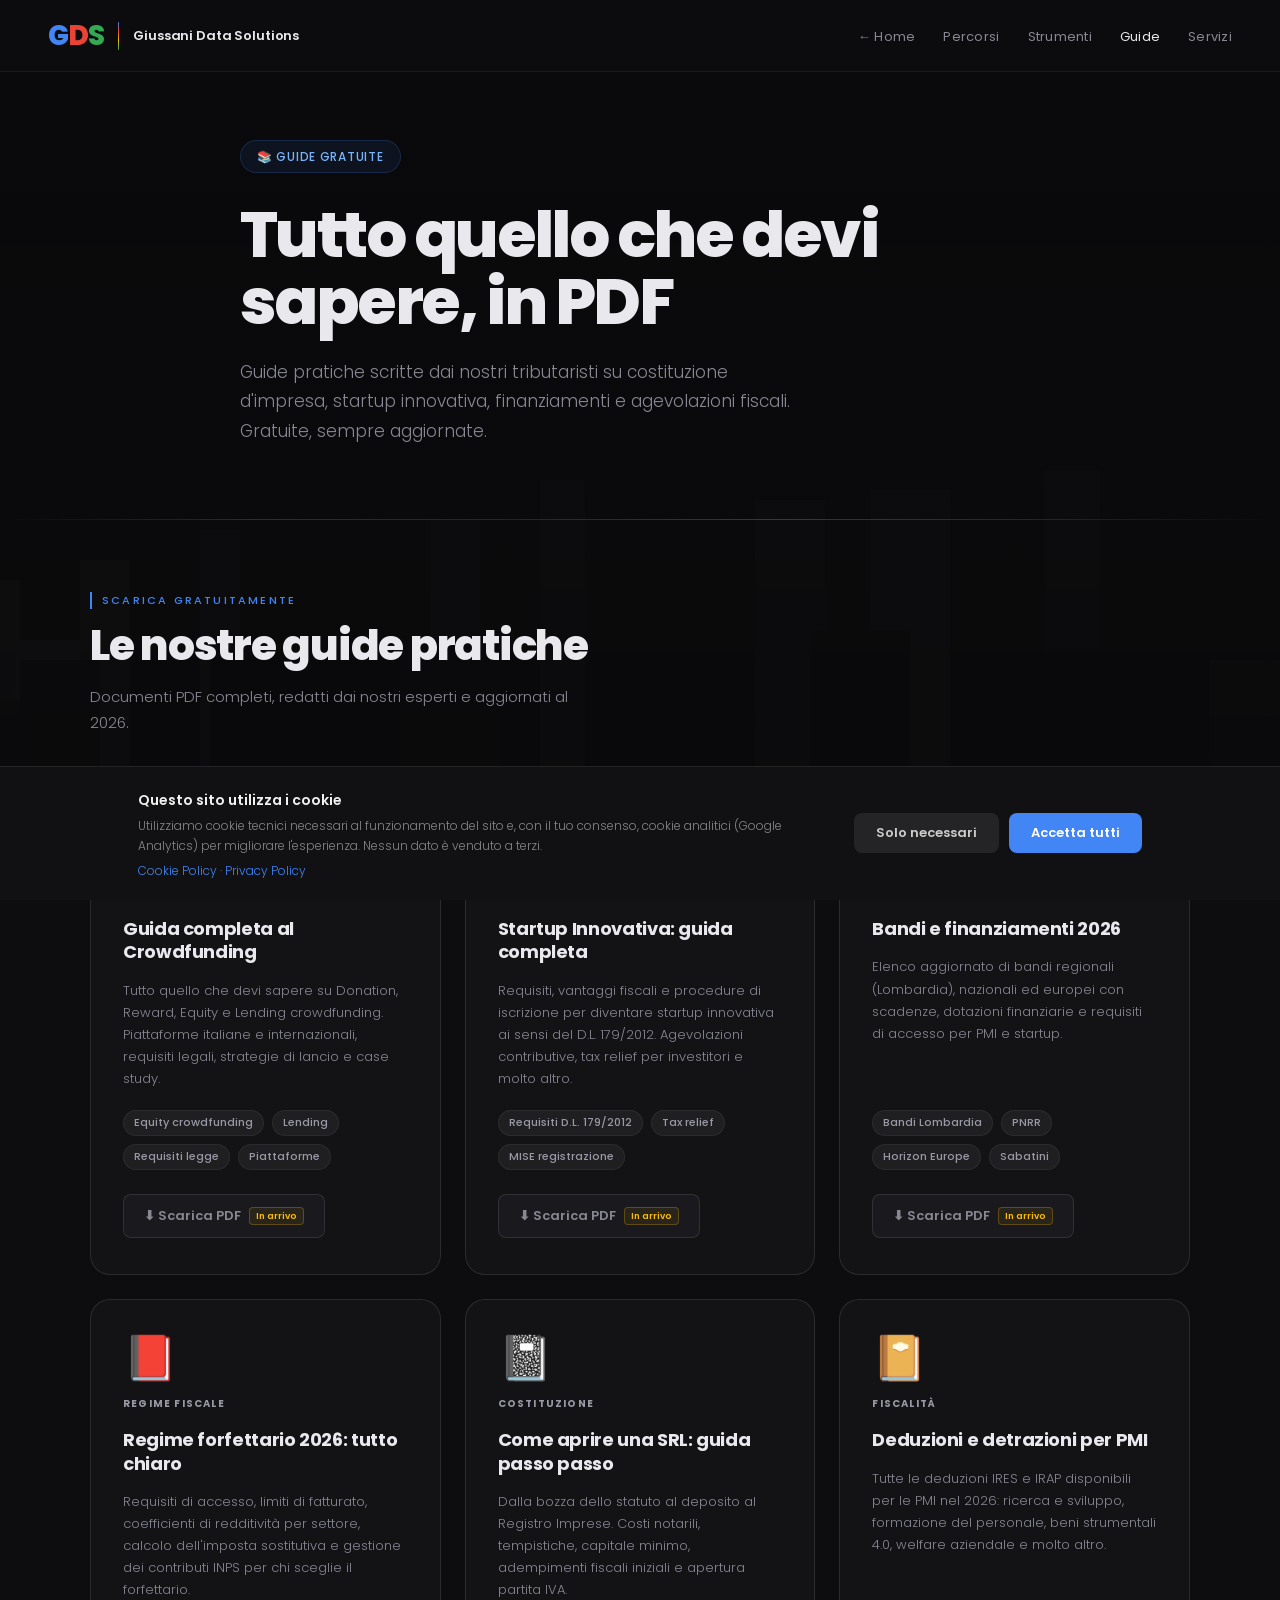
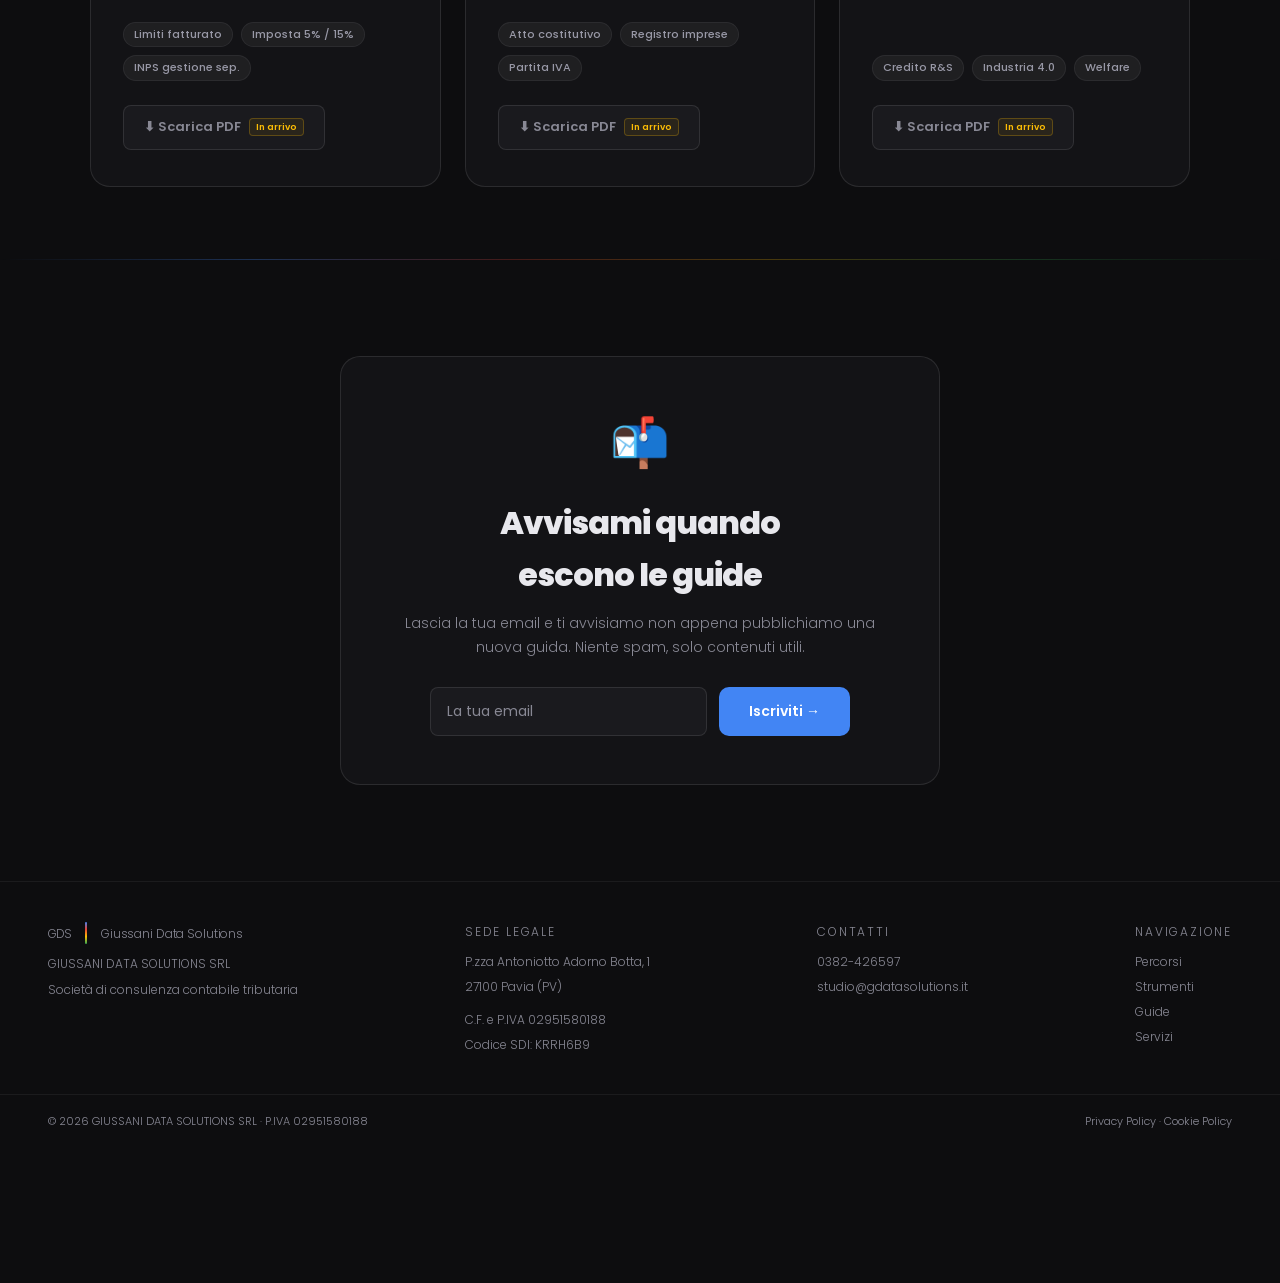
<file: guide.html>
<!DOCTYPE html>
<html lang="it">
<head>
  <meta charset="UTF-8">
  <meta name="viewport" content="width=device-width, initial-scale=1.0">
  <title>Guide Fiscali e Societarie Gratuite | GDS Pavia</title>
  <meta name="description" content="Scarica le guide pratiche gratuite di GDS: crowdfunding, startup innovativa, SRL vs ditta individuale, regime forfettario, Industria 4.0 e molto altro. Aggiornate 2025.">
  <meta name="keywords" content="guide fiscali gratuite, startup innovativa guida, regime forfettario guida, SRL ditta individuale, crowdfunding guida, commercialista Pavia">
  <link rel="canonical" href="https://www.gdatasolutions.it/guide.html">
  <!-- Open Graph -->
  <meta property="og:type" content="website">
  <meta property="og:url" content="https://www.gdatasolutions.it/guide.html">
  <meta property="og:title" content="Guide Fiscali e Societarie Gratuite – GDS Giussani Data Solutions">
  <meta property="og:description" content="Guide pratiche gratuite: crowdfunding, startup innovativa, SRL, regime forfettario, Industria 4.0. Aggiornate 2025.">
  <meta property="og:image" content="https://www.gdatasolutions.it/og-image.png">
  <meta property="og:locale" content="it_IT">
  <meta property="og:site_name" content="Giussani Data Solutions">
  <!-- Twitter Card -->
  <meta name="twitter:card" content="summary_large_image">
  <meta name="twitter:title" content="Guide Fiscali Gratuite – GDS Giussani Data Solutions Pavia">
  <meta name="twitter:description" content="Guide pratiche gratuite su startup, SRL, regime forfettario, crowdfunding. Aggiornate 2025.">
  <meta name="twitter:image" content="https://www.gdatasolutions.it/og-image.png">
  <link href="https://fonts.googleapis.com/css2?family=Poppins:wght@300;400;500;600;700;800;900&display=swap" rel="stylesheet">
  <link rel="stylesheet" href="style.css">
  <style>
  .guide-grid {
    display: grid;
    grid-template-columns: repeat(auto-fit, minmax(300px, 1fr));
    gap: 24px;
  }
  .guide-card {
    background: var(--surface); border: 1px solid var(--border2);
    border-radius: 20px; padding: 36px 32px;
    display: flex; flex-direction: column; gap: 16px;
    transition: transform 0.3s, border-color 0.3s, box-shadow 0.3s;
  }
  .guide-card:hover {
    transform: translateY(-4px);
    border-color: rgba(255,255,255,0.15);
    box-shadow: 0 20px 60px rgba(0,0,0,0.3);
  }
  .guide-icon { font-size: 44px; line-height: 1; }
  .guide-tag {
    font-size: 10px; font-weight: 700; letter-spacing: 0.12em;
    text-transform: uppercase; color: var(--muted2);
  }
  .guide-title { font-size: 18px; font-weight: 700; letter-spacing: -0.02em; color: var(--text); line-height: 1.3; }
  .guide-desc { font-size: 13px; color: var(--muted); font-weight: 300; line-height: 1.7; flex: 1; }
  .guide-topics { display: flex; flex-wrap: wrap; gap: 8px; margin-top: 4px; }
  .guide-topic {
    font-size: 11px; font-weight: 500;
    background: rgba(255,255,255,0.05); border: 1px solid var(--border);
    border-radius: 100px; padding: 3px 10px; color: var(--muted2);
  }
  .guide-download {
    display: inline-flex; align-items: center; gap: 8px;
    background: var(--surface2); border: 1px solid var(--border2);
    border-radius: 8px; padding: 11px 20px;
    font-size: 13px; font-weight: 600; color: var(--text);
    text-decoration: none; transition: border-color 0.2s, background 0.2s;
    margin-top: 8px; width: fit-content;
  }
  .guide-download:hover { border-color: rgba(255,255,255,0.2); background: rgba(255,255,255,0.04); }
  .guide-download.soon { color: var(--muted); cursor: default; }
  .guide-download.soon:hover { border-color: var(--border2); background: var(--surface2); }
  .soon-badge { font-size: 9px; font-weight: 600; background: var(--yellow-dim); color: var(--yellow); border: 1px solid rgba(251,188,5,0.25); border-radius: 4px; padding: 1px 6px; }
  .newsletter-box {
    background: var(--surface); border: 1px solid var(--border2);
    border-radius: 20px; padding: 48px;
    text-align: center; max-width: 600px; margin: 0 auto;
  }
  .newsletter-title { font-size: clamp(22px, 3vw, 32px); font-weight: 800; letter-spacing: -0.03em; margin-bottom: 12px; }
  .newsletter-sub { font-size: 14px; color: var(--muted); font-weight: 300; line-height: 1.7; margin-bottom: 28px; }
  .newsletter-form { display: flex; gap: 12px; max-width: 420px; margin: 0 auto; flex-wrap: wrap; justify-content: center; }
  .newsletter-input {
    flex: 1; min-width: 220px; background: var(--surface2); border: 1px solid var(--border2);
    border-radius: 8px; padding: 12px 16px; font-size: 14px;
    color: var(--text); font-family: 'Poppins', sans-serif; outline: none;
    transition: border-color 0.2s;
  }
  .newsletter-input:focus { border-color: var(--blue); }
  .newsletter-input::placeholder { color: var(--muted); }
  </style>
</head>
<body>

  <!-- == NAVBAR == -->
  <nav>
    <a href="index.html" class="logo-inline">
      <div class="logo-letters"><span class="l-g">G</span><span class="l-d">D</span><span class="l-s">S</span></div>
      <div class="logo-sep"></div>
      <span class="logo-name">Giussani Data Solutions</span>
    </a>
    <ul class="nav-links" id="nav-links">
      <li><a href="index.html">← Home</a></li>
      <li><a href="percorsi.html">Percorsi</a></li>
      <li><a href="strumenti.html">Strumenti</a></li>
      <li><a href="guide.html" class="active">Guide</a></li>
      <li><a href="servizi.html">Servizi</a></li>
    </ul>
    <button class="nav-hamburger" id="hamburger" onclick="toggleMenu()">
      <span></span><span></span><span></span>
    </button>
  </nav>

  <div class="main-content">

    <!-- PAGE HERO -->
    <div class="page-hero">
      <div class="page-hero-inner">
        <div class="page-badge">📚 Guide gratuite</div>
        <h1 class="page-title">Tutto quello che devi<br>sapere, in PDF</h1>
        <p class="page-sub">Guide pratiche scritte dai nostri tributaristi su costituzione d'impresa, startup innovativa, finanziamenti e agevolazioni fiscali. Gratuite, sempre aggiornate.</p>
      </div>
    </div>

    <hr class="gradient-hr">

    <!-- GUIDE -->
    <section>
      <div class="s-inner">
        <p class="s-tag">Scarica gratuitamente</p>
        <h2 class="s-title">Le nostre guide pratiche</h2>
        <p class="s-sub">Documenti PDF completi, redatti dai nostri esperti e aggiornati al 2026.</p>

        <div class="guide-grid">

          <div class="guide-card">
            <div class="guide-icon">📘</div>
            <span class="guide-tag">Finanziamenti</span>
            <h3 class="guide-title">Guida completa al Crowdfunding</h3>
            <p class="guide-desc">Tutto quello che devi sapere su Donation, Reward, Equity e Lending crowdfunding. Piattaforme italiane e internazionali, requisiti legali, strategie di lancio e case study.</p>
            <div class="guide-topics">
              <span class="guide-topic">Equity crowdfunding</span>
              <span class="guide-topic">Lending</span>
              <span class="guide-topic">Requisiti legge</span>
              <span class="guide-topic">Piattaforme</span>
            </div>
            <a href="#" class="guide-download soon" onclick="alert('PDF in preparazione. Registrati per essere avvisato!'); return false;">
              ⬇ Scarica PDF <span class="soon-badge">In arrivo</span>
            </a>
          </div>

          <div class="guide-card">
            <div class="guide-icon">📗</div>
            <span class="guide-tag">Forma societaria</span>
            <h3 class="guide-title">Startup Innovativa: guida completa</h3>
            <p class="guide-desc">Requisiti, vantaggi fiscali e procedure di iscrizione per diventare startup innovativa ai sensi del D.L. 179/2012. Agevolazioni contributive, tax relief per investitori e molto altro.</p>
            <div class="guide-topics">
              <span class="guide-topic">Requisiti D.L. 179/2012</span>
              <span class="guide-topic">Tax relief</span>
              <span class="guide-topic">MISE registrazione</span>
            </div>
            <a href="#" class="guide-download soon" onclick="alert('PDF in preparazione. Registrati per essere avvisato!'); return false;">
              ⬇ Scarica PDF <span class="soon-badge">In arrivo</span>
            </a>
          </div>

          <div class="guide-card">
            <div class="guide-icon">📙</div>
            <span class="guide-tag">Agevolazioni</span>
            <h3 class="guide-title">Bandi e finanziamenti 2026</h3>
            <p class="guide-desc">Elenco aggiornato di bandi regionali (Lombardia), nazionali ed europei con scadenze, dotazioni finanziarie e requisiti di accesso per PMI e startup.</p>
            <div class="guide-topics">
              <span class="guide-topic">Bandi Lombardia</span>
              <span class="guide-topic">PNRR</span>
              <span class="guide-topic">Horizon Europe</span>
              <span class="guide-topic">Sabatini</span>
            </div>
            <a href="#" class="guide-download soon" onclick="alert('PDF in preparazione. Registrati per essere avvisato!'); return false;">
              ⬇ Scarica PDF <span class="soon-badge">In arrivo</span>
            </a>
          </div>

          <div class="guide-card">
            <div class="guide-icon">📕</div>
            <span class="guide-tag">Regime fiscale</span>
            <h3 class="guide-title">Regime forfettario 2026: tutto chiaro</h3>
            <p class="guide-desc">Requisiti di accesso, limiti di fatturato, coefficienti di redditività per settore, calcolo dell'imposta sostitutiva e gestione dei contributi INPS per chi sceglie il forfettario.</p>
            <div class="guide-topics">
              <span class="guide-topic">Limiti fatturato</span>
              <span class="guide-topic">Imposta 5% / 15%</span>
              <span class="guide-topic">INPS gestione sep.</span>
            </div>
            <a href="#" class="guide-download soon" onclick="alert('PDF in preparazione. Registrati per essere avvisato!'); return false;">
              ⬇ Scarica PDF <span class="soon-badge">In arrivo</span>
            </a>
          </div>

          <div class="guide-card">
            <div class="guide-icon">📓</div>
            <span class="guide-tag">Costituzione</span>
            <h3 class="guide-title">Come aprire una SRL: guida passo passo</h3>
            <p class="guide-desc">Dalla bozza dello statuto al deposito al Registro Imprese. Costi notarili, tempistiche, capitale minimo, adempimenti fiscali iniziali e apertura partita IVA.</p>
            <div class="guide-topics">
              <span class="guide-topic">Atto costitutivo</span>
              <span class="guide-topic">Registro imprese</span>
              <span class="guide-topic">Partita IVA</span>
            </div>
            <a href="#" class="guide-download soon" onclick="alert('PDF in preparazione. Registrati per essere avvisato!'); return false;">
              ⬇ Scarica PDF <span class="soon-badge">In arrivo</span>
            </a>
          </div>

          <div class="guide-card">
            <div class="guide-icon">📔</div>
            <span class="guide-tag">Fiscalità</span>
            <h3 class="guide-title">Deduzioni e detrazioni per PMI</h3>
            <p class="guide-desc">Tutte le deduzioni IRES e IRAP disponibili per le PMI nel 2026: ricerca e sviluppo, formazione del personale, beni strumentali 4.0, welfare aziendale e molto altro.</p>
            <div class="guide-topics">
              <span class="guide-topic">Credito R&S</span>
              <span class="guide-topic">Industria 4.0</span>
              <span class="guide-topic">Welfare</span>
            </div>
            <a href="#" class="guide-download soon" onclick="alert('PDF in preparazione. Registrati per essere avvisato!'); return false;">
              ⬇ Scarica PDF <span class="soon-badge">In arrivo</span>
            </a>
          </div>

        </div>
      </div>
    </section>

    <hr class="gradient-hr">

    <!-- NEWSLETTER -->
    <section style="padding: 96px 48px; position:relative; z-index:1;">
      <div class="newsletter-box">
        <div style="font-size:48px; margin-bottom:16px;">📬</div>
        <h2 class="newsletter-title">Avvisami quando<br>escono le guide</h2>
        <p class="newsletter-sub">Lascia la tua email e ti avvisiamo non appena pubblichiamo una nuova guida. Niente spam, solo contenuti utili.</p>
        <form class="newsletter-form" onsubmit="subscribeNewsletter(event)">
          <input type="email" class="newsletter-input" placeholder="La tua email" required>
          <button type="submit" class="btn-primary">Iscriviti →</button>
        </form>
      </div>
    </section>

    <!-- FOOTER -->
    <footer>
      <div class="footer-col">
        <a href="index.html" class="logo-inline" style="text-decoration:none; margin-bottom:4px;">
          <div class="logo-letters" style="font-size:22px;"><span class="l-g">G</span><span class="l-d">D</span><span class="l-s">S</span></div>
          <div class="logo-sep" style="height:22px;"></div>
          <span class="logo-name" style="font-size:12px; color:var(--muted);">Giussani Data Solutions</span>
        </a>
        <span>GIUSSANI DATA SOLUTIONS SRL</span>
        <span>Società di consulenza contabile tributaria</span>
      </div>
      <div class="footer-col">
        <span class="footer-col-title">Sede legale</span>
        <span>P.zza Antoniotto Adorno Botta, 1</span>
        <span>27100 Pavia (PV)</span>
        <span style="margin-top:8px;">C.F. e P.IVA 02951580188</span>
        <span>Codice SDI: KRRH6B9</span>
      </div>
      <div class="footer-col">
        <span class="footer-col-title">Contatti</span>
        <a href="tel:0382426597">0382-426597</a>
        <a href="#" id="footer-email">studio&#64;gdatasolutions.it</a>
      </div>
      <div class="footer-col">
        <span class="footer-col-title">Navigazione</span>
        <a href="percorsi.html">Percorsi</a>
        <a href="strumenti.html">Strumenti</a>
        <a href="guide.html">Guide</a>
        <a href="servizi.html">Servizi</a>
      </div>
    </footer>
    <div class="footer-bottom">
      <span>© 2026 GIUSSANI DATA SOLUTIONS SRL · P.IVA 02951580188</span>
      <span><a href="privacy.html">Privacy Policy</a> · <a href="cookie.html">Cookie Policy</a></span>
    </div>

  </div>

  <script>
  function toggleMenu() {
    document.getElementById('nav-links').classList.toggle('open');
  }
  (function () {
    var parts = ['studio', '@', 'gdatasolutions', '.', 'it'];
    var addr = parts.join('');
    var footerEmail = document.getElementById('footer-email');
    if (footerEmail) { footerEmail.href = 'mailto:' + addr; footerEmail.textContent = addr; }
  })();
  function subscribeNewsletter(e) {
    e.preventDefault();
    const email = e.target.querySelector('input').value;
    window.location.href = `mailto:studio@gdatasolutions.it?subject=Iscrizione newsletter guide&body=Vorrei essere avvisato quando escono nuove guide. Email: ${email}`;
  }
  </script>
<script type="application/ld+json">
{
  "@context": "https://schema.org",
  "@type": "BreadcrumbList",
  "itemListElement": [
    {"@type": "ListItem", "position": 1, "name": "Home", "item": "https://www.gdatasolutions.it/"},
    {"@type": "ListItem", "position": 2, "name": "Guide", "item": "https://www.gdatasolutions.it/guide.html"}
  ]
}
</script>
<script src="cookie-banner.js" defer></script>
</body>
</html>
</file>
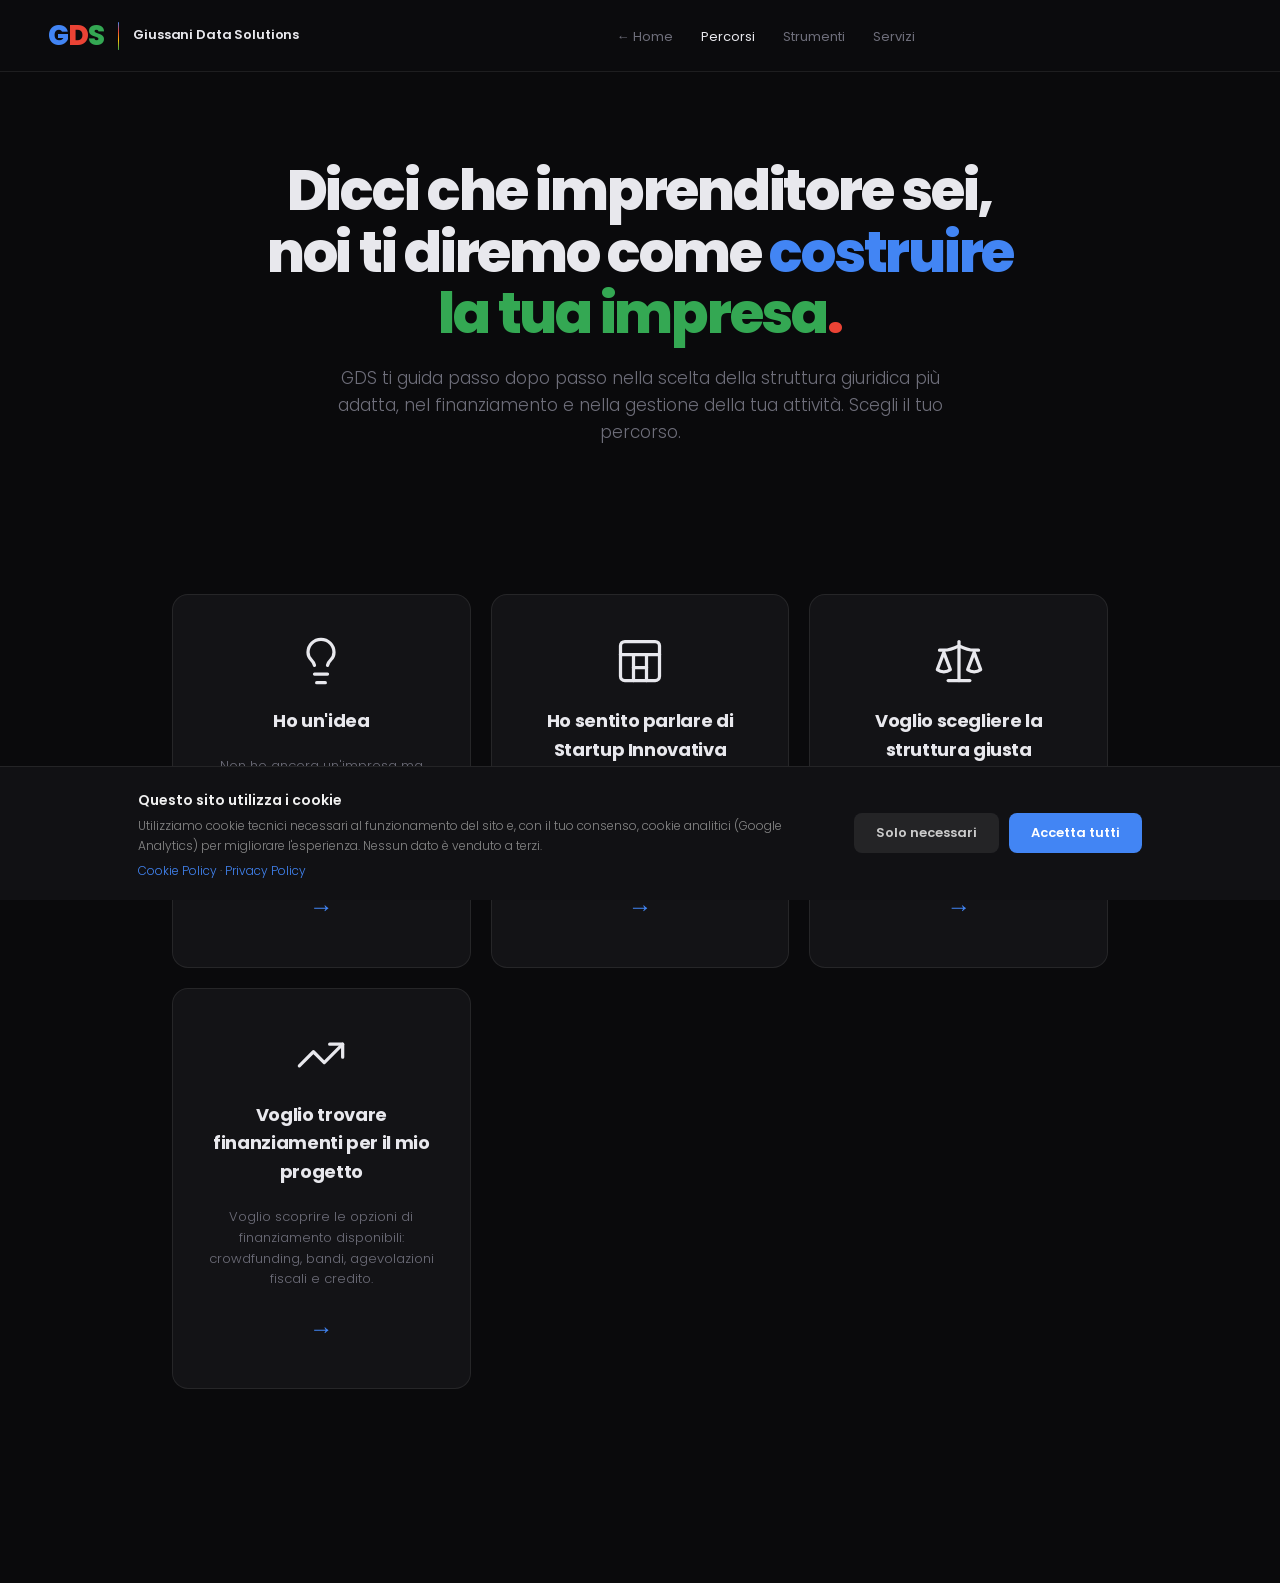
<file: percorsi.html>
<!DOCTYPE html>
<html lang="it">
<head>
<meta charset="UTF-8">
<meta name="viewport" content="width=device-width, initial-scale=1.0">
<title>Percorsi Imprenditoriali | Costituzione Società Pavia – GDS</title>
<meta name="description" content="Scopri il percorso giusto per la tua impresa: costituzione società, verifica startup innovativa, scelta struttura giuridica, finanziamenti. Guida interattiva gratuita di GDS Pavia.">
<meta name="keywords" content="percorsi imprenditoriali Pavia, costituzione società Pavia, startup innovativa Pavia, SRL Pavia, finanziamenti impresa Pavia">
<link rel="canonical" href="https://www.gdatasolutions.it/percorsi.html">
<!-- Open Graph -->
<meta property="og:type" content="website">
<meta property="og:url" content="https://www.gdatasolutions.it/percorsi.html">
<meta property="og:title" content="Percorsi Imprenditoriali – GDS Giussani Data Solutions Pavia">
<meta property="og:description" content="Guida interattiva gratuita per trovare il percorso giusto: costituzione società, startup innovativa, finanziamenti. GDS Pavia.">
<meta property="og:image" content="https://www.gdatasolutions.it/og-image.png">
<meta property="og:locale" content="it_IT">
<meta property="og:site_name" content="Giussani Data Solutions">
<!-- Twitter Card -->
<meta name="twitter:card" content="summary_large_image">
<meta name="twitter:title" content="Percorsi Imprenditoriali – GDS Giussani Data Solutions Pavia">
<meta name="twitter:description" content="Guida interattiva gratuita per trovare il percorso giusto per la tua impresa. GDS Pavia.">
<meta name="twitter:image" content="https://www.gdatasolutions.it/og-image.png">
<link href="https://fonts.googleapis.com/css2?family=Poppins:wght@300;400;500;600;700;800&display=swap" rel="stylesheet">
<style>
:root {
  --bg: #0a0a0c;
  --surface: #131316;
  --border: rgba(255,255,255,0.08);
  --text: #e8e8ed;
  --muted: #6e6e7a;
  --blue: #4285F4;
  --red: #EA4335;
  --yellow: #FBBC05;
  --green: #34A853;
}

*, *::before, *::after { box-sizing: border-box; margin: 0; padding: 0; }

body {
  background: var(--bg);
  color: var(--text);
  font-family: 'Poppins', sans-serif;
  line-height: 1.6;
  overflow-x: hidden;
}

.hidden { display: none !important; }

/* ── NAVBAR ── */
nav {
  position: fixed;
  top: 0; left: 0; right: 0;
  z-index: 100;
  padding: 0 48px;
  height: 72px;
  display: flex;
  align-items: center;
  justify-content: space-between;
  background: rgba(13,13,15,0.92);
  backdrop-filter: blur(20px);
  border-bottom: 1px solid var(--border);
}
.logo-inline { display: flex; align-items: center; gap: 14px; text-decoration: none; cursor: pointer; }
.logo-letters { font-weight: 800; font-size: 28px; letter-spacing: -0.04em; line-height: 1; display: flex; }
.l-g { color: #4285F4; } .l-d { color: #EA4335; } .l-s { color: #34A853; }
.logo-sep { width: 1.5px; height: 28px; background: linear-gradient(180deg,#4285F4 0%,#EA4335 33%,#FBBC05 66%,#34A853 100%); border-radius: 2px; flex-shrink: 0; }
.logo-name { font-size: 13px; font-weight: 600; color: #e8e8ed; letter-spacing: -0.01em; }
.nav-links { display: flex; align-items: center; gap: 28px; list-style: none; }
.nav-links a { font-size: 13px; font-weight: 400; color: var(--muted); text-decoration: none; transition: color 0.2s; }
.nav-links a:hover, .nav-links a.active { color: var(--text); }
.nav-cta { background: var(--blue); color: #fff !important; padding: 9px 20px; border-radius: 8px; font-weight: 500 !important; font-size: 13px !important; transition: opacity 0.2s !important; }
.nav-cta:hover { opacity: 0.85 !important; }
.nav-right { display: flex; align-items: center; gap: 12px; }
.nav-back {
  background: transparent;
  border: 1px solid var(--border);
  color: var(--text);
  padding: 8px 20px;
  border-radius: 8px;
  font-size: 13px;
  cursor: pointer;
  transition: border-color 0.2s;
  font-family: 'Poppins', sans-serif;
}
.nav-back:hover { border-color: rgba(255,255,255,0.2); }
.nav-hamburger { display: none; flex-direction: column; gap: 5px; cursor: pointer; background: none; border: none; padding: 4px; }
.nav-hamburger span { width: 22px; height: 2px; background: var(--text); border-radius: 2px; }
@media (max-width: 900px) {
  nav { padding: 0 20px; }
  .nav-links { display: none; }
  .nav-hamburger { display: flex; }
  .nav-links.open { display: flex; flex-direction: column; position: absolute; top: 72px; left: 0; right: 0; background: rgba(13,13,15,0.98); padding: 20px; border-bottom: 1px solid var(--border); gap: 16px; }
}

/* ── CONTAINER ── */
.container {
  max-width: 1000px;
  margin: 100px auto 60px;
  padding: 0 32px;
}

/* ── HOMEPAGE ── */
.home-hero {
  text-align: center;
  padding: 60px 0 40px;
}

.home-title {
  font-size: clamp(36px, 5vw, 56px);
  font-weight: 800;
  letter-spacing: -0.04em;
  line-height: 1.1;
  margin-bottom: 20px;
}
.home-title .blue { color: var(--blue); }
.home-title .red { color: var(--red); }
.home-title .green { color: var(--green); }

.home-sub {
  font-size: 17px;
  color: var(--muted);
  max-width: 620px;
  margin: 0 auto 60px;
  font-weight: 300;
}

.path-grid {
  display: grid;
  grid-template-columns: repeat(auto-fit, minmax(280px, 1fr));
  gap: 20px;
  margin-top: 48px;
}

.path-card {
  background: var(--surface);
  border: 1px solid var(--border);
  border-radius: 16px;
  padding: 40px 32px;
  display: flex;
  flex-direction: column;
  align-items: center;
  gap: 20px;
  cursor: pointer;
  transition: transform 0.3s, border-color 0.3s, box-shadow 0.3s;
  text-align: center;
}
.path-card:hover {
  transform: translateY(-4px);
  border-color: rgba(255,255,255,0.15);
  box-shadow: 0 16px 48px rgba(0,0,0,0.3);
}

/* ── KEYFRAMES ICONE ── */
@keyframes rocket-fly {
  0%   { transform: translateY(0) rotate(-5deg); }
  30%  { transform: translateY(-12px) rotate(5deg); }
  60%  { transform: translateY(-6px) rotate(-3deg); }
  100% { transform: translateY(0) rotate(-5deg); }
}
@keyframes building-pulse {
  0%,100% { transform: scale(1); filter: drop-shadow(0 0 0px #4285F4); }
  50%     { transform: scale(1.12); filter: drop-shadow(0 0 12px #4285F455); }
}
@keyframes scale-balance {
  0%,100% { transform: rotate(0deg); }
  25%     { transform: rotate(-8deg); }
  75%     { transform: rotate(8deg); }
}
@keyframes bulb-glow {
  0%,100% { filter: drop-shadow(0 0 0px #FBBC05); }
  50%     { filter: drop-shadow(0 0 14px #FBBC0588); transform: scale(1.1); }
}
@keyframes money-bounce {
  0%,100% { transform: translateY(0) rotate(0deg); }
  20%     { transform: translateY(-10px) rotate(-5deg); }
  50%     { transform: translateY(-14px) rotate(4deg); }
  80%     { transform: translateY(-6px) rotate(-2deg); }
}

.path-icon {
  width: 52px;
  height: 52px;
  color: var(--muted2);
  display: inline-block;
  animation-duration: 2s;
  animation-iteration-count: infinite;
  animation-timing-function: ease-in-out;
}

/* 💡 lampadina */
.path-card:nth-child(1) .path-icon { animation-name: bulb-glow; }
/* 🏢 palazzo */
.path-card:nth-child(2) .path-icon { animation-name: building-pulse; }
/* ⚖️ bilancia */
.path-card:nth-child(3) .path-icon { animation-name: scale-balance; }
/* 💰 sacco soldi */
.path-card:nth-child(4) .path-icon { animation-name: money-bounce; }

.path-title {
  font-size: 18px;
  font-weight: 700;
  letter-spacing: -0.02em;
}

.path-desc {
  font-size: 13px;
  color: var(--muted);
  font-weight: 300;
  line-height: 1.6;
}

.path-arrow {
  color: var(--blue);
  font-size: 24px;
  margin-top: auto;
}

/* ── SECTION SCREEN ── */
.section-screen {
  animation: fadeIn 0.4s ease;
}

.progress-bar {
  display: flex;
  align-items: center;
  gap: 10px;
  margin-bottom: 32px;
  font-size: 12px;
  color: var(--muted);
  font-weight: 500;
}

.progress-dots {
  display: flex;
  gap: 6px;
  flex: 1;
}

.progress-dot {
  height: 4px;
  flex: 1;
  background: rgba(255,255,255,0.08);
  border-radius: 2px;
  transition: background 0.3s;
}
.progress-dot.active { background: var(--blue); }

.section-content {
  background: var(--surface);
  border: 1px solid var(--border);
  border-radius: 20px;
  padding: 56px 48px;
  text-align: center;
}

.section-icon {
  width: 64px;
  height: 64px;
  margin-bottom: 28px;
  color: var(--muted2);
  display: inline-block;
  animation-duration: 2s;
  animation-iteration-count: infinite;
  animation-timing-function: ease-in-out;
}
/* 🚀 razzo */
.section-icon.anim-rocket   { animation-name: rocket-fly; }
/* 🏢 palazzo / 🏦 banca */
.section-icon.anim-building { animation-name: building-pulse; }
/* ⚖️ bilancia */
.section-icon.anim-scale    { animation-name: scale-balance; }
/* 💡 lampadina */
.section-icon.anim-bulb     { animation-name: bulb-glow; }
/* 💰 soldi */
.section-icon.anim-money    { animation-name: money-bounce; }

.section-title {
  font-size: clamp(24px, 4vw, 36px);
  font-weight: 800;
  letter-spacing: -0.03em;
  margin-bottom: 16px;
  line-height: 1.15;
}

.section-text {
  font-size: 15px;
  color: var(--muted);
  max-width: 600px;
  margin: 0 auto 40px;
  font-weight: 300;
  line-height: 1.75;
}

.section-actions {
  display: flex;
  gap: 16px;
  justify-content: center;
  flex-wrap: wrap;
  margin-top: 40px;
}

@keyframes btn-pulse {
  0%, 100% { box-shadow: 0 4px 20px rgba(66,133,244,0.45); transform: scale(1); }
  50%       { box-shadow: 0 6px 32px rgba(66,133,244,0.75); transform: scale(1.04); }
}
.btn-start { animation: btn-pulse 2s ease-in-out infinite; }
.btn-start:hover { animation-play-state: paused; }

.btn-primary {
  background: var(--blue);
  color: #fff;
  padding: 14px 32px;
  border-radius: 10px;
  font-size: 14px;
  font-weight: 600;
  border: none;
  cursor: pointer;
  transition: opacity 0.2s;
  font-family: 'Poppins', sans-serif;
}
.btn-primary:hover { opacity: 0.88; }

.btn-secondary {
  background: transparent;
  color: var(--text);
  padding: 14px 32px;
  border-radius: 10px;
  font-size: 14px;
  font-weight: 500;
  border: 1px solid var(--border);
  cursor: pointer;
  transition: border-color 0.2s, background 0.2s;
  font-family: 'Poppins', sans-serif;
}
.btn-secondary:hover {
  border-color: rgba(255,255,255,0.2);
  background: rgba(255,255,255,0.03);
}

/* ── QUIZ ── */
.quiz-options {
  display: flex;
  flex-direction: column;
  gap: 16px;
  max-width: 500px;
  margin: 0 auto;
}

.quiz-option {
  background: rgba(255,255,255,0.03);
  border: 1px solid var(--border);
  border-radius: 12px;
  padding: 20px 24px;
  font-size: 15px;
  text-align: left;
  cursor: pointer;
  transition: all 0.2s;
  font-family: 'Poppins', sans-serif;
  font-weight: 400;
  color: var(--text);
}
.quiz-option:hover {
  background: rgba(255,255,255,0.06);
  border-color: rgba(255,255,255,0.15);
  transform: translateX(4px);
}

.quiz-option.selected {
  background: rgba(66,133,244,0.12);
  border-color: var(--blue);
  color: var(--blue);
  font-weight: 500;
}

/* Quiz option with description */
.quiz-option-desc {
  display: flex;
  flex-direction: column;
  align-items: flex-start;
  gap: 6px;
  padding: 18px 24px;
}

.quiz-option-desc strong {
  font-size: 15px;
  font-weight: 600;
}

.option-desc {
  font-size: 12px;
  color: var(--muted);
  font-weight: 300;
  line-height: 1.5;
}

/* Multi-select checkboxes */
.quiz-checkbox {
  display: flex;
  align-items: center;
  gap: 12px;
  text-align: left;
}

.quiz-checkbox .checkbox {
  font-size: 20px;
  flex-shrink: 0;
  transition: all 0.2s;
}

.quiz-checkbox.selected .checkbox {
  content: '☑';
}

.quiz-checkbox.selected .checkbox::before {
  content: '☑';
}

.quiz-checkbox .text {
  flex: 1;
}

/* Email form */
.email-form {
  background: var(--surface);
  border: 1px solid var(--border);
  border-radius: 16px;
  padding: 32px;
  margin-top: 32px;
  text-align: center;
}

/* Report box */
.report-box {
  background: rgba(255,255,255,0.02);
  border: 1px solid var(--border);
  border-radius: 12px;
  padding: 28px 24px;
  margin-bottom: 24px;
  text-align: left;
}

.report-section {
  margin-bottom: 24px;
}

.report-section:last-child {
  margin-bottom: 0;
}

.report-section-title {
  font-size: 14px;
  font-weight: 600;
  margin-bottom: 12px;
  display: flex;
  align-items: center;
  gap: 8px;
}

.report-section-content {
  font-size: 13px;
  color: var(--muted);
  line-height: 1.7;
}

.report-section-content strong {
  color: var(--text);
  font-weight: 500;
}

/* ── RESULT BOX ── */
.result-box {
  background: var(--surface);
  border: 2px solid var(--border);
  border-radius: 16px;
  padding: 40px;
  margin-top: 32px;
  text-align: center;
}

.result-box.success { border-color: var(--green); background: rgba(52,168,83,0.05); }
.result-box.warning { border-color: var(--yellow); background: rgba(251,188,5,0.05); }
.result-box.error { border-color: var(--red); background: rgba(234,67,53,0.05); }

.result-icon {
  font-size: 64px;
  margin-bottom: 20px;
}

.result-title {
  font-size: 24px;
  font-weight: 700;
  margin-bottom: 12px;
}
.result-box.success .result-title { color: var(--green); }
.result-box.warning .result-title { color: var(--yellow); }
.result-box.error .result-title { color: var(--red); }

.result-text {
  font-size: 14px;
  color: var(--muted);
  line-height: 1.6;
}

/* ── CHECKLIST ── */
.checklist {
  display: flex;
  flex-direction: column;
  gap: 12px;
  max-width: 600px;
  margin: 32px auto;
  text-align: left;
}

.checklist-item {
  display: flex;
  align-items: center;
  gap: 12px;
  padding: 16px 20px;
  background: rgba(255,255,255,0.03);
  border: 1px solid var(--border);
  border-radius: 10px;
  font-size: 14px;
}

.checklist-icon {
  font-size: 20px;
  flex-shrink: 0;
}
.checklist-item.done .checklist-icon { color: var(--green); }
.checklist-item.pending .checklist-icon { color: var(--yellow); }

/* ── ANIMATIONS ── */
@keyframes fadeIn {
  from { opacity: 0; transform: translateY(20px); }
  to { opacity: 1; transform: translateY(0); }
}

/* ── RESPONSIVE ── */
@media (max-width: 768px) {
  .container { padding: 0 20px; margin-top: 80px; }
  .section-content { padding: 40px 28px; }
  .path-grid { grid-template-columns: 1fr; }
}
</style>
</head>
<body>

<!-- ══ NAVBAR ══ -->
<nav>
  <a href="index.html" class="logo-inline">
    <div class="logo-letters"><span class="l-g">G</span><span class="l-d">D</span><span class="l-s">S</span></div>
    <div class="logo-sep"></div>
    <span class="logo-name">Giussani Data Solutions</span>
  </a>
  <ul class="nav-links" id="nav-links">
    <li><a href="index.html">← Home</a></li>
    <li><a href="percorsi.html" class="active">Percorsi</a></li>
    <li><a href="strumenti.html">Strumenti</a></li>
    <li><a href="servizi.html">Servizi</a></li>
  </ul>
  <div class="nav-right">
    <button class="nav-back hidden" id="nav-back" onclick="goBack()">← Indietro</button>
    <button class="nav-hamburger" id="hamburger" onclick="toggleMenu()"><span></span><span></span><span></span></button>
  </div>
</nav>

<div class="container">

  <!-- ══════════════════════════════════════════
       HOMEPAGE — Scelta del percorso
  ══════════════════════════════════════════ -->
  <div id="home" class="screen">
    <div class="home-hero">
      <h1 class="home-title">
        Dicci che imprenditore sei,<br>
        noi ti diremo come <span class="blue">costruire</span><br>
        <span class="green">la tua impresa</span><span class="red">.</span>
      </h1>
      <p class="home-sub">
        GDS ti guida passo dopo passo nella scelta della struttura giuridica più adatta, nel finanziamento e nella gestione della tua attività. Scegli il tuo percorso.
      </p>
    </div>

    <div class="path-grid">
      <div class="path-card" onclick="startFlow('idea')">
        <div class="path-icon"><svg width="52" height="52" viewBox="0 0 24 24" fill="none" stroke="currentColor" stroke-width="1.5" stroke-linecap="round" stroke-linejoin="round"><path d="M15 14c.2-1 .7-1.7 1.5-2.5 1-.9 1.5-2.2 1.5-3.5A6 6 0 0 0 6 8c0 1 .2 2.2 1.5 3.5.7.7 1.3 1.5 1.5 2.5"/><path d="M9 18h6"/><path d="M10 22h4"/></svg></div>
        <h3 class="path-title">Ho un'idea</h3>
        <p class="path-desc">Non ho ancora un'impresa ma voglio capire come trasformare la mia idea in un business concreto.</p>
        <div class="path-arrow">→</div>
      </div>

      <div class="path-card" onclick="startFlow('verify')">
        <div class="path-icon"><svg width="52" height="52" viewBox="0 0 24 24" fill="none" stroke="currentColor" stroke-width="1.5" stroke-linecap="round" stroke-linejoin="round"><rect x="3" y="3" width="18" height="18" rx="2"/><path d="M3 9h18"/><path d="M9 21V9"/><path d="M15 9v12"/><path d="M9 15h6"/></svg></div>
        <h3 class="path-title">Ho sentito parlare di Startup Innovativa</h3>
        <p class="path-desc">Voglio verificare se ho i requisiti per diventare startup innovativa e accedere alle agevolazioni della legge 221/2012.</p>
        <div class="path-arrow">→</div>
      </div>

      <div class="path-card" onclick="startFlow('structure')">
        <div class="path-icon"><svg width="52" height="52" viewBox="0 0 24 24" fill="none" stroke="currentColor" stroke-width="1.5" stroke-linecap="round" stroke-linejoin="round"><path d="m16 16 3-8 3 8c-.87.65-1.92 1-3 1s-2.13-.35-3-1Z"/><path d="m2 16 3-8 3 8c-.87.65-1.92 1-3 1s-2.13-.35-3-1Z"/><path d="M7 21h10"/><path d="M12 3v18"/><path d="M3 7h2c2 0 5-1 7-2 2 1 5 2 7 2h2"/></svg></div>
        <h3 class="path-title">Voglio scegliere la struttura giusta</h3>
        <p class="path-desc">Devo capire quale forma societaria è più adatta al mio progetto: ditta individuale, SNC, SRL o SRLS.</p>
        <div class="path-arrow">→</div>
      </div>

      <div class="path-card" onclick="startFlow('finance')">
        <div class="path-icon"><svg width="52" height="52" viewBox="0 0 24 24" fill="none" stroke="currentColor" stroke-width="1.5" stroke-linecap="round" stroke-linejoin="round"><polyline points="22 7 13.5 15.5 8.5 10.5 2 17"/><polyline points="16 7 22 7 22 13"/></svg></div>
        <h3 class="path-title">Voglio trovare finanziamenti per il mio progetto</h3>
        <p class="path-desc">Voglio scoprire le opzioni di finanziamento disponibili: crowdfunding, bandi, agevolazioni fiscali e credito.</p>
        <div class="path-arrow">→</div>
      </div>
    </div>
  </div>

  <!-- ══════════════════════════════════════════
       FLOW: Idea → Business
  ══════════════════════════════════════════ -->
  <div id="flow-idea" class="screen hidden">
    <div class="section-screen" id="idea-1">
      <div class="progress-bar">
        <span>1 di 8</span>
        <div class="progress-dots">
          <div class="progress-dot active"></div>
          <div class="progress-dot"></div>
          <div class="progress-dot"></div>
          <div class="progress-dot"></div>
          <div class="progress-dot"></div>
          <div class="progress-dot"></div>
          <div class="progress-dot"></div>
          <div class="progress-dot"></div>
        </div>
      </div>

      <div class="section-content">
        <div class="section-icon anim-rocket"><svg width="64" height="64" viewBox="0 0 24 24" fill="none" stroke="currentColor" stroke-width="1.5" stroke-linecap="round" stroke-linejoin="round"><polygon points="13 2 3 14 12 14 11 22 21 10 12 10 13 2"/></svg></div>
        <h2 class="section-title">Da dove iniziamo?<br>La tua idea</h2>
        <p class="section-text">
          Trasformare un'idea in impresa richiede strategia, struttura e competenza. GDS ti accompagna in ogni fase: dalla validazione dell'idea al business plan, fino alla costituzione formale.
        </p>
        <div class="section-actions">
          <button class="btn-primary btn-start" onclick="nextStep('idea', 2)">Iniziamo →</button>
        </div>
      </div>
    </div>

    <div class="section-screen hidden" id="idea-2">
      <div class="progress-bar">
        <span>2 di 8</span>
        <div class="progress-dots">
          <div class="progress-dot active"></div>
          <div class="progress-dot active"></div>
          <div class="progress-dot"></div>
          <div class="progress-dot"></div>
          <div class="progress-dot"></div>
          <div class="progress-dot"></div>
          <div class="progress-dot"></div>
          <div class="progress-dot"></div>
        </div>
      </div>

      <div class="section-content">
        <div class="section-icon"><svg width="64" height="64" viewBox="0 0 24 24" fill="none" stroke="currentColor" stroke-width="1.5" stroke-linecap="round" stroke-linejoin="round"><path d="M14.5 2H6a2 2 0 0 0-2 2v16a2 2 0 0 0 2 2h12a2 2 0 0 0 2-2V7.5L14.5 2z"/><polyline points="14 2 14 8 20 8"/><line x1="16" x2="8" y1="13" y2="13"/><line x1="16" x2="8" y1="17" y2="17"/></svg></div>
        <h2 class="section-title">Hai già un Business Plan?</h2>
        <p class="section-text">
          Il Business Plan è la mappa della tua impresa: descrive il progetto, i costi, i ricavi attesi e la strategia di crescita.
        </p>
        <div class="quiz-options">
          <button class="quiz-option" onclick="selectQuiz(this); storeAnswer('idea', 'businessplan', 'si'); nextStep('idea', 3)">Sì, ce l'ho già</button>
          <button class="quiz-option" onclick="selectQuiz(this); storeAnswer('idea', 'businessplan', 'no'); nextStep('idea', 3)">No, devo ancora crearlo</button>
          <button class="quiz-option" onclick="selectQuiz(this); storeAnswer('idea', 'businessplan', 'nonsoprire'); nextStep('idea', 3)">Non so cosa sia</button>
        </div>
      </div>
    </div>

    <div class="section-screen hidden" id="idea-3">
      <div class="progress-bar">
        <span>3 di 8</span>
        <div class="progress-dots">
          <div class="progress-dot active"></div>
          <div class="progress-dot active"></div>
          <div class="progress-dot active"></div>
          <div class="progress-dot"></div>
          <div class="progress-dot"></div>
          <div class="progress-dot"></div>
          <div class="progress-dot"></div>
          <div class="progress-dot"></div>
        </div>
      </div>

      <div class="section-content">
        <div class="section-icon"><svg width="64" height="64" viewBox="0 0 24 24" fill="none" stroke="currentColor" stroke-width="1.5" stroke-linecap="round" stroke-linejoin="round"><circle cx="12" cy="12" r="10"/><circle cx="12" cy="12" r="6"/><circle cx="12" cy="12" r="2"/></svg></div>
        <h2 class="section-title">Quale settore?</h2>
        <p class="section-text">
          Ogni settore ha caratteristiche specifiche: normative, agevolazioni fiscali, bandi dedicati. Seleziona l'area della tua idea.
        </p>
        <div class="quiz-options">
          <button class="quiz-option" onclick="selectQuiz(this); storeAnswer('idea', 'settore', 'trasporti'); nextStep('idea', 4)">🚗 Trasporti (Taxi, NCC)</button>
          <button class="quiz-option" onclick="selectQuiz(this); storeAnswer('idea', 'settore', 'tech'); nextStep('idea', 4)">💻 Tech / SaaS</button>
          <button class="quiz-option" onclick="selectQuiz(this); storeAnswer('idea', 'settore', 'food'); nextStep('idea', 4)">🍔 Food & Beverage</button>
          <button class="quiz-option" onclick="selectQuiz(this); storeAnswer('idea', 'settore', 'retail'); nextStep('idea', 4)">🏪 Retail / E-commerce</button>
          <button class="quiz-option" onclick="selectQuiz(this); storeAnswer('idea', 'settore', 'edilizia'); nextStep('idea', 4)">🏗 Edilizia / Artigianato</button>
          <button class="quiz-option" onclick="selectQuiz(this); storeAnswer('idea', 'settore', 'altro'); nextStep('idea', 4)">🎨 Altro settore</button>
        </div>
      </div>
    </div>

    <div class="section-screen hidden" id="idea-4">
      <div class="progress-bar">
        <span>4 di 8</span>
        <div class="progress-dots">
          <div class="progress-dot active"></div>
          <div class="progress-dot active"></div>
          <div class="progress-dot active"></div>
          <div class="progress-dot active"></div>
          <div class="progress-dot"></div>
          <div class="progress-dot"></div>
          <div class="progress-dot"></div>
          <div class="progress-dot"></div>
        </div>
      </div>

      <div class="section-content">
        <div class="section-icon"><svg width="64" height="64" viewBox="0 0 24 24" fill="none" stroke="currentColor" stroke-width="1.5" stroke-linecap="round" stroke-linejoin="round"><path d="M17 21v-2a4 4 0 0 0-4-4H5a4 4 0 0 0-4 4v2"/><circle cx="9" cy="7" r="4"/><path d="M23 21v-2a4 4 0 0 0-3-3.87"/><path d="M16 3.13a4 4 0 0 1 0 7.75"/></svg></div>
        <h2 class="section-title">Quante persone coinvolte?</h2>
        <p class="section-text">
          Il numero di soci e collaboratori influisce sulla scelta della forma giuridica e sulla gestione amministrativa.
        </p>
        <div class="quiz-options">
          <button class="quiz-option" onclick="selectQuiz(this); storeAnswer('idea', 'persone', 1); nextStep('idea', 5)">Solo io</button>
          <button class="quiz-option" onclick="selectQuiz(this); storeAnswer('idea', 'persone', 2); nextStep('idea', 5)">2-3 persone</button>
          <button class="quiz-option" onclick="selectQuiz(this); storeAnswer('idea', 'persone', 4); nextStep('idea', 5)">4+ persone</button>
        </div>
      </div>
    </div>

    <div class="section-screen hidden" id="idea-5">
      <div class="progress-bar">
        <span>5 di 8</span>
        <div class="progress-dots">
          <div class="progress-dot active"></div>
          <div class="progress-dot active"></div>
          <div class="progress-dot active"></div>
          <div class="progress-dot active"></div>
          <div class="progress-dot active"></div>
          <div class="progress-dot"></div>
          <div class="progress-dot"></div>
          <div class="progress-dot"></div>
        </div>
      </div>

      <div class="section-content">
        <div class="section-icon"><svg width="64" height="64" viewBox="0 0 24 24" fill="none" stroke="currentColor" stroke-width="1.5" stroke-linecap="round" stroke-linejoin="round"><polyline points="23 4 23 10 17 10"/><polyline points="1 20 1 14 7 14"/><path d="M3.51 9a9 9 0 0 1 14.85-3.36L23 10M1 14l4.64 4.36A9 9 0 0 0 20.49 15"/></svg></div>
        <h2 class="section-title">Stai acquisendo un'attività<br>già esistente?</h2>
        <p class="section-text">
          La modalità di avvio influisce su pratiche, costi e tempistiche.
        </p>
        <div class="quiz-options">
          <button class="quiz-option quiz-option-desc" onclick="selectQuiz(this); storeAnswer('idea', 'acquisizione', 'si'); nextStep('idea', 6)">
            <strong>Sì</strong>
            <span class="option-desc">Cessione d'azienda, subentro, valutazione patrimonio</span>
          </button>
          <button class="quiz-option quiz-option-desc" onclick="selectQuiz(this); storeAnswer('idea', 'acquisizione', 'no'); nextStep('idea', 6)">
            <strong>No</strong>
            <span class="option-desc">Costituzione ex novo</span>
          </button>
          <button class="quiz-option quiz-option-desc" onclick="selectQuiz(this); storeAnswer('idea', 'acquisizione', 'indeciso'); nextStep('idea', 6)">
            <strong>Sono indeciso</strong>
            <span class="option-desc">Esplorazione opportunità mercato</span>
          </button>
        </div>
      </div>
    </div>

    <div class="section-screen hidden" id="idea-6">
      <div class="progress-bar">
        <span>6 di 8</span>
        <div class="progress-dots">
          <div class="progress-dot active"></div>
          <div class="progress-dot active"></div>
          <div class="progress-dot active"></div>
          <div class="progress-dot active"></div>
          <div class="progress-dot active"></div>
          <div class="progress-dot active"></div>
          <div class="progress-dot"></div>
          <div class="progress-dot"></div>
        </div>
      </div>

      <div class="section-content">
        <div class="section-icon"><svg width="64" height="64" viewBox="0 0 24 24" fill="none" stroke="currentColor" stroke-width="1.5" stroke-linecap="round" stroke-linejoin="round"><circle cx="12" cy="12" r="10"/><polyline points="12 6 12 12 16 14"/></svg></div>
        <h2 class="section-title">Quando vuoi avviare l'attività?</h2>
        <p class="section-text">
          Le tempistiche ci aiutano a pianificare il percorso più adatto.
        </p>
        <div class="quiz-options">
          <button class="quiz-option" onclick="selectQuiz(this); storeAnswer('idea', 'tempistiche', '1mese'); nextStep('idea', 7)">Entro 1 mese (urgente)</button>
          <button class="quiz-option" onclick="selectQuiz(this); storeAnswer('idea', 'tempistiche', '3mesi'); nextStep('idea', 7)">Entro 3 mesi</button>
          <button class="quiz-option" onclick="selectQuiz(this); storeAnswer('idea', 'tempistiche', '6mesi'); nextStep('idea', 7)">Entro 6 mesi</button>
          <button class="quiz-option" onclick="selectQuiz(this); storeAnswer('idea', 'tempistiche', 'oltre6'); nextStep('idea', 7)">Oltre 6 mesi (sto pianificando)</button>
        </div>
      </div>
    </div>

    <div class="section-screen hidden" id="idea-7">
      <div class="progress-bar">
        <span>7 di 8</span>
        <div class="progress-dots">
          <div class="progress-dot active"></div>
          <div class="progress-dot active"></div>
          <div class="progress-dot active"></div>
          <div class="progress-dot active"></div>
          <div class="progress-dot active"></div>
          <div class="progress-dot active"></div>
          <div class="progress-dot active"></div>
          <div class="progress-dot"></div>
        </div>
      </div>

      <div class="section-content">
        <div class="section-icon anim-money"><svg width="64" height="64" viewBox="0 0 24 24" fill="none" stroke="currentColor" stroke-width="1.5" stroke-linecap="round" stroke-linejoin="round"><polyline points="22 7 13.5 15.5 8.5 10.5 2 17"/><polyline points="16 7 22 7 22 13"/></svg></div>
        <h2 class="section-title">Come intendi finanziare<br>il progetto?</h2>
        <p class="section-text">
          Puoi selezionare più opzioni. Questo ci aiuta a suggerirti gli strumenti più adatti.
        </p>
        <div class="quiz-options multiselect-options" id="idea-finance-options">
          <button class="quiz-option quiz-checkbox" onclick="toggleMultiSelect(this, 'idea', 'finanziamento', 'mezzi_propri')">
            <span class="checkbox">☐</span>
            <span class="text">Con mezzi propri</span>
          </button>
          <button class="quiz-option quiz-checkbox" onclick="toggleMultiSelect(this, 'idea', 'finanziamento', 'assistenza')">
            <span class="checkbox">☐</span>
            <span class="text">Ho bisogno di assistenza per finanziare il progetto</span>
          </button>
          <button class="quiz-option quiz-checkbox" onclick="toggleMultiSelect(this, 'idea', 'finanziamento', 'alternativi')">
            <span class="checkbox">☐</span>
            <span class="text">Vorrei saperne di più sugli strumenti alternativi (crowdfunding, bandi, ecc.)</span>
          </button>
        </div>
        <div class="section-actions">
          <button class="btn-primary" onclick="validateAndNext('idea', 7, 8)">Avanti →</button>
        </div>
      </div>
    </div>

    <div class="section-screen hidden" id="idea-8">
      <div class="progress-bar">
        <span>8 di 8</span>
        <div class="progress-dots">
          <div class="progress-dot active"></div>
          <div class="progress-dot active"></div>
          <div class="progress-dot active"></div>
          <div class="progress-dot active"></div>
          <div class="progress-dot active"></div>
          <div class="progress-dot active"></div>
          <div class="progress-dot active"></div>
          <div class="progress-dot active"></div>
        </div>
      </div>

      <div class="section-content">
        <div class="section-icon"><svg width="64" height="64" viewBox="0 0 24 24" fill="none" stroke="currentColor" stroke-width="1.5" stroke-linecap="round" stroke-linejoin="round"><path d="M22 11.08V12a10 10 0 1 1-5.93-9.14"/><polyline points="22 4 12 14.01 9 11.01"/></svg></div>
        <h2 class="section-title">Il tuo profilo imprenditoriale</h2>
        
        <!-- Dynamic report content -->
        <div id="idea-report" class="report-box"></div>

        <!-- Email form -->
        <div class="email-form">
          <h3 style="font-size: 18px; font-weight: 600; margin-bottom: 16px;">📧 Ricevi il report via email</h3>
          <p style="font-size: 13px; color: var(--muted); margin-bottom: 24px;">Ti invieremo un report dettagliato con tutti i servizi personalizzati per il tuo progetto.</p>
          <form id="idea-email-form" onsubmit="sendIdeaReport(event)">
            <div style="display: flex; flex-direction: column; gap: 12px; max-width: 400px; margin: 0 auto;">
              <input type="text" name="nome" placeholder="Nome e Cognome" required 
                style="padding: 12px 16px; border: 1px solid var(--border); border-radius: 8px; background: rgba(255,255,255,0.03); color: var(--text); font-family: 'Poppins', sans-serif; font-size: 14px;">
              <input type="email" name="email" placeholder="Email" required 
                style="padding: 12px 16px; border: 1px solid var(--border); border-radius: 8px; background: rgba(255,255,255,0.03); color: var(--text); font-family: 'Poppins', sans-serif; font-size: 14px;">
              <button type="submit" class="btn-primary" style="width: 100%; margin-top: 8px;">Invia report →</button>
            </div>
          </form>
        </div>

        <div class="section-actions" style="margin-top: 32px;">
          <button class="btn-secondary" onclick="goHome()">Torna alla home</button>
        </div>
      </div>
    </div>
  </div>

  <!-- ══════════════════════════════════════════
       FLOW: Verifica requisiti startup
  ══════════════════════════════════════════ -->
  <div id="flow-verify" class="screen hidden">
    <div class="section-screen" id="verify-1">
      <div class="progress-bar">
        <span>1 di 9</span>
        <div class="progress-dots">
          <div class="progress-dot active"></div>
          <div class="progress-dot"></div>
          <div class="progress-dot"></div>
          <div class="progress-dot"></div>
          <div class="progress-dot"></div>
          <div class="progress-dot"></div>
          <div class="progress-dot"></div>
          <div class="progress-dot"></div>
          <div class="progress-dot"></div>
        </div>
      </div>

      <div class="section-content">
        <div class="section-icon anim-rocket"><svg width="64" height="64" viewBox="0 0 24 24" fill="none" stroke="currentColor" stroke-width="1.5" stroke-linecap="round" stroke-linejoin="round"><polygon points="13 2 3 14 12 14 11 22 21 10 12 10 13 2"/></svg></div>
        <h2 class="section-title">Verifica requisiti<br>Startup Innovativa</h2>
        <p class="section-text">
          Le startup innovative godono di numerosi vantaggi: esenzione da bollo e diritti camerali, disciplina del lavoro flessibile, equity crowdfunding, facilitazioni per l'accesso al credito e incentivi fiscali. Verifichiamo insieme se hai i requisiti.
        </p>
        <div class="section-actions">
          <button class="btn-primary btn-start" onclick="nextStep('verify', 2)">Inizia la verifica →</button>
        </div>
      </div>
    </div>

    <div class="section-screen hidden" id="verify-2">
      <div class="progress-bar">
        <span>2 di 9</span>
        <div class="progress-dots">
          <div class="progress-dot active"></div>
          <div class="progress-dot active"></div>
          <div class="progress-dot"></div>
          <div class="progress-dot"></div>
          <div class="progress-dot"></div>
          <div class="progress-dot"></div>
          <div class="progress-dot"></div>
          <div class="progress-dot"></div>
          <div class="progress-dot"></div>
        </div>
      </div>

      <div class="section-content">
        <div class="section-icon"><svg width="64" height="64" viewBox="0 0 24 24" fill="none" stroke="currentColor" stroke-width="1.5" stroke-linecap="round" stroke-linejoin="round"><path d="M20 10c0 6-8 12-8 12s-8-6-8-12a8 8 0 0 1 16 0Z"/><circle cx="12" cy="10" r="3"/></svg></div>
        <h2 class="section-title">Residenza in Italia o UE</h2>
        <p class="section-text">
          La società deve essere residente in Italia o in uno degli Stati membri dell'Unione europea, purché abbia una sede produttiva o una filiale in Italia.
        </p>
        <div class="quiz-options">
          <button class="quiz-option" onclick="selectQuiz(this); storeAnswer('verify', 'residenza', true); nextStep('verify', 3)">✓ Sì, ho sede/filiale in Italia</button>
          <button class="quiz-option" onclick="selectQuiz(this); storeAnswer('verify', 'residenza', false); nextStep('verify', 3)">✗ No, non ho sede in Italia</button>
        </div>
      </div>
    </div>

    <div class="section-screen hidden" id="verify-3">
      <div class="progress-bar">
        <span>3 di 9</span>
        <div class="progress-dots">
          <div class="progress-dot active"></div>
          <div class="progress-dot active"></div>
          <div class="progress-dot active"></div>
          <div class="progress-dot"></div>
          <div class="progress-dot"></div>
          <div class="progress-dot"></div>
          <div class="progress-dot"></div>
          <div class="progress-dot"></div>
          <div class="progress-dot"></div>
        </div>
      </div>

      <div class="section-content">
        <div class="section-icon"><svg width="64" height="64" viewBox="0 0 24 24" fill="none" stroke="currentColor" stroke-width="1.5" stroke-linecap="round" stroke-linejoin="round"><rect width="18" height="18" x="3" y="4" rx="2" ry="2"/><line x1="16" x2="16" y1="2" y2="6"/><line x1="8" x2="8" y1="2" y2="6"/><line x1="3" x2="21" y1="10" y2="10"/></svg></div>
        <h2 class="section-title">Costituita da meno di 60 mesi</h2>
        <p class="section-text">
          La società deve essere costituita da non più di 60 mesi (5 anni) e deve aver iniziato l'attività d'impresa. La data di costituzione è rilevabile nella Visura Ordinaria del Registro Imprese.
        </p>
        <div class="quiz-options">
          <button class="quiz-option" onclick="selectQuiz(this); storeAnswer('verify', 'eta', true); nextStep('verify', 4)">✓ Sì, meno di 5 anni</button>
          <button class="quiz-option" onclick="selectQuiz(this); storeAnswer('verify', 'eta', false); nextStep('verify', 4)">✗ No, più di 5 anni</button>
        </div>
      </div>
    </div>

    <div class="section-screen hidden" id="verify-4">
      <div class="progress-bar">
        <span>4 di 9</span>
        <div class="progress-dots">
          <div class="progress-dot active"></div>
          <div class="progress-dot active"></div>
          <div class="progress-dot active"></div>
          <div class="progress-dot active"></div>
          <div class="progress-dot"></div>
          <div class="progress-dot"></div>
          <div class="progress-dot"></div>
          <div class="progress-dot"></div>
          <div class="progress-dot"></div>
        </div>
      </div>

      <div class="section-content">
        <div class="section-icon"><svg width="64" height="64" viewBox="0 0 24 24" fill="none" stroke="currentColor" stroke-width="1.5" stroke-linecap="round" stroke-linejoin="round"><line x1="12" x2="12" y1="2" y2="22"/><path d="M17 5H9.5a3.5 3.5 0 0 0 0 7h5a3.5 3.5 0 0 1 0 7H6"/></svg></div>
        <h2 class="section-title">Non ha distribuito utili</h2>
        <p class="section-text">
          La startup innovativa non deve aver distribuito e non deve distribuire utili ai soci.
        </p>
        <div class="quiz-options">
          <button class="quiz-option" onclick="selectQuiz(this); storeAnswer('verify', 'utili', true); nextStep('verify', 5)">✓ Non ho distribuito utili</button>
          <button class="quiz-option" onclick="selectQuiz(this); storeAnswer('verify', 'utili', false); showVerifyResult()">✗ Ho distribuito utili</button>
        </div>
      </div>
    </div>

    <div class="section-screen hidden" id="verify-5">
      <div class="progress-bar">
        <span>5 di 9</span>
        <div class="progress-dots">
          <div class="progress-dot active"></div>
          <div class="progress-dot active"></div>
          <div class="progress-dot active"></div>
          <div class="progress-dot active"></div>
          <div class="progress-dot active"></div>
          <div class="progress-dot"></div>
          <div class="progress-dot"></div>
          <div class="progress-dot"></div>
          <div class="progress-dot"></div>
        </div>
      </div>

      <div class="section-content">
        <div class="section-icon"><svg width="64" height="64" viewBox="0 0 24 24" fill="none" stroke="currentColor" stroke-width="1.5" stroke-linecap="round" stroke-linejoin="round"><line x1="18" x2="18" y1="20" y2="10"/><line x1="12" x2="12" y1="20" y2="4"/><line x1="6" x2="6" y1="20" y2="14"/></svg></div>
        <h2 class="section-title">Valore produzione &lt; 5 milioni €</h2>
        <p class="section-text">
          A partire dal secondo anno di attività, il totale del valore della produzione annua non deve superare 5 milioni di euro (dall'ultimo bilancio approvato).
        </p>
        <div class="quiz-options">
          <button class="quiz-option" onclick="selectQuiz(this); storeAnswer('verify', 'fatturato', true); nextStep('verify', 6)">✓ Meno di 5 milioni €</button>
          <button class="quiz-option" onclick="selectQuiz(this); storeAnswer('verify', 'fatturato', false); showVerifyResult()">✗ Più di 5 milioni €</button>
        </div>
      </div>
    </div>

    <div class="section-screen hidden" id="verify-6">
      <div class="progress-bar">
        <span>6 di 9</span>
        <div class="progress-dots">
          <div class="progress-dot active"></div>
          <div class="progress-dot active"></div>
          <div class="progress-dot active"></div>
          <div class="progress-dot active"></div>
          <div class="progress-dot active"></div>
          <div class="progress-dot active"></div>
          <div class="progress-dot"></div>
          <div class="progress-dot"></div>
          <div class="progress-dot"></div>
        </div>
      </div>

      <div class="section-content">
        <div class="section-icon"><svg width="64" height="64" viewBox="0 0 24 24" fill="none" stroke="currentColor" stroke-width="1.5" stroke-linecap="round" stroke-linejoin="round"><polyline points="23 4 23 10 17 10"/><polyline points="1 20 1 14 7 14"/><path d="M3.51 9a9 9 0 0 1 14.85-3.36L23 10M1 14l4.64 4.36A9 9 0 0 0 20.49 15"/></svg></div>
        <h2 class="section-title">Non nata da fusione/scissione</h2>
        <p class="section-text">
          La società non deve essere stata costituita da fusione, scissione societaria o a seguito di cessione di azienda o di ramo di azienda.
        </p>
        <div class="quiz-options">
          <button class="quiz-option" onclick="selectQuiz(this); storeAnswer('verify', 'fusione', true); nextStep('verify', 7)">✓ Costituzione ex novo</button>
          <button class="quiz-option" onclick="selectQuiz(this); storeAnswer('verify', 'fusione', false); showVerifyResult()">✗ Nata da fusione/scissione</button>
        </div>
      </div>
    </div>

    <div class="section-screen hidden" id="verify-7">
      <div class="progress-bar">
        <span>7 di 9</span>
        <div class="progress-dots">
          <div class="progress-dot active"></div>
          <div class="progress-dot active"></div>
          <div class="progress-dot active"></div>
          <div class="progress-dot active"></div>
          <div class="progress-dot active"></div>
          <div class="progress-dot active"></div>
          <div class="progress-dot active"></div>
          <div class="progress-dot"></div>
          <div class="progress-dot"></div>
        </div>
      </div>

      <div class="section-content">
        <div class="section-icon anim-bulb"><svg width="64" height="64" viewBox="0 0 24 24" fill="none" stroke="currentColor" stroke-width="1.5" stroke-linecap="round" stroke-linejoin="round"><path d="M15 14c.2-1 .7-1.7 1.5-2.5 1-.9 1.5-2.2 1.5-3.5A6 6 0 0 0 6 8c0 1 .2 2.2 1.5 3.5.7.7 1.3 1.5 1.5 2.5"/><path d="M9 18h6"/><path d="M10 22h4"/></svg></div>
        <h2 class="section-title">Oggetto sociale innovativo</h2>
        <p class="section-text">
          L'oggetto sociale esclusivo o prevalente deve essere lo sviluppo, la produzione e la commercializzazione di prodotti o servizi innovativi ad alto valore tecnologico. Non deve svolgere attività prevalente di agenzia o consulenza.
        </p>
        <div class="quiz-options">
          <button class="quiz-option" onclick="selectQuiz(this); storeAnswer('verify', 'oggetto', true); nextStep('verify', 8)">✓ Sì, prodotti/servizi innovativi</button>
          <button class="quiz-option" onclick="selectQuiz(this); storeAnswer('verify', 'oggetto', false); showVerifyResult()">✗ No, attività tradizionale</button>
        </div>
      </div>
    </div>

    <div class="section-screen hidden" id="verify-8">
      <div class="progress-bar">
        <span>8 di 9</span>
        <div class="progress-dots">
          <div class="progress-dot active"></div>
          <div class="progress-dot active"></div>
          <div class="progress-dot active"></div>
          <div class="progress-dot active"></div>
          <div class="progress-dot active"></div>
          <div class="progress-dot active"></div>
          <div class="progress-dot active"></div>
          <div class="progress-dot active"></div>
          <div class="progress-dot"></div>
        </div>
      </div>

      <div class="section-content">
        <div class="section-icon"><svg width="64" height="64" viewBox="0 0 24 24" fill="none" stroke="currentColor" stroke-width="1.5" stroke-linecap="round" stroke-linejoin="round"><circle cx="12" cy="12" r="10"/><circle cx="12" cy="12" r="6"/><circle cx="12" cy="12" r="2"/></svg></div>
        <h2 class="section-title">Almeno 1 di questi 3 requisiti</h2>
        <p class="section-text">
          Devi possedere almeno uno dei seguenti requisiti specifici:
        </p>
        <div class="quiz-options">
          <button class="quiz-option" onclick="selectQuiz(this); storeAnswer('verify', 'requisito_specifico', 'rs'); validateAndProceedVerify()">Spese R&S ≥ 15% del valore produzione</button>
          <button class="quiz-option" onclick="selectQuiz(this); storeAnswer('verify', 'requisito_specifico', 'team'); validateAndProceedVerify()">👨‍🎓 Team qualificato (1/3 con dottorato o 2/3 con magistrale)</button>
          <button class="quiz-option" onclick="selectQuiz(this); storeAnswer('verify', 'requisito_specifico', 'brevetto'); validateAndProceedVerify()">📜 Brevetto/software registrato</button>
          <button class="quiz-option" onclick="selectQuiz(this); storeAnswer('verify', 'requisito_specifico', false); showVerifyResult()">✗ Nessuno dei tre</button>
        </div>
      </div>
    </div>

    <div class="section-screen hidden" id="verify-9">
      <div class="progress-bar">
        <span>9 di 9</span>
        <div class="progress-dots">
          <div class="progress-dot active"></div>
          <div class="progress-dot active"></div>
          <div class="progress-dot active"></div>
          <div class="progress-dot active"></div>
          <div class="progress-dot active"></div>
          <div class="progress-dot active"></div>
          <div class="progress-dot active"></div>
          <div class="progress-dot active"></div>
          <div class="progress-dot active"></div>
        </div>
      </div>

      <div class="section-content">
        <div class="section-icon"><svg width="64" height="64" viewBox="0 0 24 24" fill="none" stroke="currentColor" stroke-width="1.5" stroke-linecap="round" stroke-linejoin="round"><line x1="18" x2="18" y1="20" y2="10"/><line x1="12" x2="12" y1="20" y2="4"/><line x1="6" x2="6" y1="20" y2="14"/></svg></div>
        <h2 class="section-title">Verifica Completata</h2>
        
        <!-- Dynamic report content -->
        <div id="verify-report" class="report-box"></div>

        <!-- Email form -->
        <div class="email-form">
          <h3 style="font-size: 18px; font-weight: 600; margin-bottom: 16px;">📧 Ricevi il report dettagliato</h3>
          <p style="font-size: 13px; color: var(--muted); margin-bottom: 24px;">Ti invieremo un'analisi completa dei requisiti con i prossimi passi consigliati.</p>
          <form id="verify-email-form" onsubmit="sendVerifyReport(event)">
            <div style="display: flex; flex-direction: column; gap: 12px; max-width: 400px; margin: 0 auto;">
              <input type="text" name="nome" placeholder="Nome e Cognome" required 
                style="padding: 12px 16px; border: 1px solid var(--border); border-radius: 8px; background: rgba(255,255,255,0.03); color: var(--text); font-family: 'Poppins', sans-serif; font-size: 14px;">
              <input type="email" name="email" placeholder="Email" required 
                style="padding: 12px 16px; border: 1px solid var(--border); border-radius: 8px; background: rgba(255,255,255,0.03); color: var(--text); font-family: 'Poppins', sans-serif; font-size: 14px;">
              <input type="text" name="azienda" placeholder="Nome Azienda (opzionale)" 
                style="padding: 12px 16px; border: 1px solid var(--border); border-radius: 8px; background: rgba(255,255,255,0.03); color: var(--text); font-family: 'Poppins', sans-serif; font-size: 14px;">
              <button type="submit" class="btn-primary" style="width: 100%; margin-top: 8px;">Invia report →</button>
            </div>
          </form>
        </div>

        <div class="section-actions" style="margin-top: 32px;">
          <button class="btn-secondary" onclick="goHome()">Torna alla home</button>
        </div>
      </div>
    </div>
  </div>

  <!-- ══════════════════════════════════════════
       FLOW: Scegliere la struttura
  ══════════════════════════════════════════ -->
  <div id="flow-structure" class="screen hidden">
    <div class="section-screen" id="structure-1">
      <div class="progress-bar">
        <span>1 di 6</span>
        <div class="progress-dots">
          <div class="progress-dot active"></div>
          <div class="progress-dot"></div>
          <div class="progress-dot"></div>
          <div class="progress-dot"></div>
          <div class="progress-dot"></div>
          <div class="progress-dot"></div>
        </div>
      </div>

      <div class="section-content">
        <div class="section-icon anim-scale"><svg width="64" height="64" viewBox="0 0 24 24" fill="none" stroke="currentColor" stroke-width="1.5" stroke-linecap="round" stroke-linejoin="round"><path d="m16 16 3-8 3 8c-.87.65-1.92 1-3 1s-2.13-.35-3-1Z"/><path d="m2 16 3-8 3 8c-.87.65-1.92 1-3 1s-2.13-.35-3-1Z"/><path d="M7 21h10"/><path d="M12 3v18"/><path d="M3 7h2c2 0 5-1 7-2 2 1 5 2 7 2h2"/></svg></div>
        <h2 class="section-title">Quale struttura giuridica?</h2>
        <p class="section-text">
          La scelta della forma giuridica impatta su responsabilità patrimoniale, tassazione, costi di gestione e flessibilità operativa. Ti guidiamo verso la soluzione più adatta al tuo progetto.
        </p>
        <div class="section-actions">
          <button class="btn-primary btn-start" onclick="nextStep('structure', 2)">Iniziamo →</button>
        </div>
      </div>
    </div>

    <div class="section-screen hidden" id="structure-2">
      <div class="progress-bar">
        <span>2 di 6</span>
        <div class="progress-dots">
          <div class="progress-dot active"></div>
          <div class="progress-dot active"></div>
          <div class="progress-dot"></div>
          <div class="progress-dot"></div>
          <div class="progress-dot"></div>
          <div class="progress-dot"></div>
        </div>
      </div>

      <div class="section-content">
        <div class="section-icon"><svg width="64" height="64" viewBox="0 0 24 24" fill="none" stroke="currentColor" stroke-width="1.5" stroke-linecap="round" stroke-linejoin="round"><path d="M17 21v-2a4 4 0 0 0-4-4H5a4 4 0 0 0-4 4v2"/><circle cx="9" cy="7" r="4"/><path d="M23 21v-2a4 4 0 0 0-3-3.87"/><path d="M16 3.13a4 4 0 0 1 0 7.75"/></svg></div>
        <h2 class="section-title">Quanti soci/fondatori?</h2>
        <p class="section-text">
          Il numero di persone coinvolte è un primo elemento discriminante.
        </p>
        <div class="quiz-options">
          <button class="quiz-option" onclick="selectQuiz(this); storeAnswer('structure', 'soci', 1); nextStep('structure', 3)">Solo io</button>
          <button class="quiz-option" onclick="selectQuiz(this); storeAnswer('structure', 'soci', 2); nextStep('structure', 3)">2-3 persone</button>
          <button class="quiz-option" onclick="selectQuiz(this); storeAnswer('structure', 'soci', 4); nextStep('structure', 3)">4 o più persone</button>
        </div>
      </div>
    </div>

    <div class="section-screen hidden" id="structure-3">
      <div class="progress-bar">
        <span>3 di 6</span>
        <div class="progress-dots">
          <div class="progress-dot active"></div>
          <div class="progress-dot active"></div>
          <div class="progress-dot active"></div>
          <div class="progress-dot"></div>
          <div class="progress-dot"></div>
          <div class="progress-dot"></div>
        </div>
      </div>

      <div class="section-content">
        <div class="section-icon"><svg width="64" height="64" viewBox="0 0 24 24" fill="none" stroke="currentColor" stroke-width="1.5" stroke-linecap="round" stroke-linejoin="round"><path d="M14.7 6.3a1 1 0 0 0 0 1.4l1.6 1.6a1 1 0 0 0 1.4 0l3.77-3.77a6 6 0 0 1-7.94 7.94l-6.91 6.91a2.12 2.12 0 0 1-3-3l6.91-6.91a6 6 0 0 1 7.94-7.94l-3.76 3.76z"/></svg></div>
        <h2 class="section-title">Livello di rischio dell'attività</h2>
        <p class="section-text">
          Un'attività con maggiori rischi patrimoniali (es. investimenti elevati, contratti importanti, responsabilità verso terzi) richiede protezione del patrimonio personale.
        </p>
        <div class="quiz-options">
          <button class="quiz-option" onclick="selectQuiz(this); storeAnswer('structure', 'rischio', 'basso'); nextStep('structure', 4)">🟢 Basso (attività familiare/professionale)</button>
          <button class="quiz-option" onclick="selectQuiz(this); storeAnswer('structure', 'rischio', 'medio'); nextStep('structure', 4)">🟡 Medio (piccola impresa commerciale)</button>
          <button class="quiz-option" onclick="selectQuiz(this); storeAnswer('structure', 'rischio', 'alto'); nextStep('structure', 4)">🔴 Alto (investimenti significativi, contratti importanti)</button>
        </div>
      </div>
    </div>

    <div class="section-screen hidden" id="structure-4">
      <div class="progress-bar">
        <span>4 di 6</span>
        <div class="progress-dots">
          <div class="progress-dot active"></div>
          <div class="progress-dot active"></div>
          <div class="progress-dot active"></div>
          <div class="progress-dot active"></div>
          <div class="progress-dot"></div>
          <div class="progress-dot"></div>
        </div>
      </div>

      <div class="section-content">
        <div class="section-icon anim-money"><svg width="64" height="64" viewBox="0 0 24 24" fill="none" stroke="currentColor" stroke-width="1.5" stroke-linecap="round" stroke-linejoin="round"><polyline points="22 7 13.5 15.5 8.5 10.5 2 17"/><polyline points="16 7 22 7 22 13"/></svg></div>
        <h2 class="section-title">Capitale iniziale disponibile</h2>
        <p class="section-text">
          Alcune forme societarie richiedono un capitale sociale minimo. Per le SRL serve almeno 1€ (SRLS) o importi superiori per SRL ordinarie.
        </p>
        <div class="quiz-options">
          <button class="quiz-option" onclick="selectQuiz(this); storeAnswer('structure', 'capitale', 'minimo'); nextStep('structure', 5)">Minimo (&lt; 10.000€)</button>
          <button class="quiz-option" onclick="selectQuiz(this); storeAnswer('structure', 'capitale', 'medio'); nextStep('structure', 5)">Medio (10.000€ - 50.000€)</button>
          <button class="quiz-option" onclick="selectQuiz(this); storeAnswer('structure', 'capitale', 'alto'); nextStep('structure', 5)">Alto (&gt; 50.000€)</button>
        </div>
      </div>
    </div>

    <div class="section-screen hidden" id="structure-5">
      <div class="progress-bar">
        <span>5 di 6</span>
        <div class="progress-dots">
          <div class="progress-dot active"></div>
          <div class="progress-dot active"></div>
          <div class="progress-dot active"></div>
          <div class="progress-dot active"></div>
          <div class="progress-dot active"></div>
          <div class="progress-dot"></div>
        </div>
      </div>

      <div class="section-content">
        <div class="section-icon anim-rocket"><svg width="64" height="64" viewBox="0 0 24 24" fill="none" stroke="currentColor" stroke-width="1.5" stroke-linecap="round" stroke-linejoin="round"><polygon points="13 2 3 14 12 14 11 22 21 10 12 10 13 2"/></svg></div>
        <h2 class="section-title">Ambizioni di crescita</h2>
        <p class="section-text">
          Pensi di cercare investitori esterni, quotarti in borsa o scalare rapidamente?
        </p>
        <div class="quiz-options">
          <button class="quiz-option" onclick="selectQuiz(this); storeAnswer('structure', 'crescita', 'no'); nextStep('structure', 6)">No, attività stabile e locale</button>
          <button class="quiz-option" onclick="selectQuiz(this); storeAnswer('structure', 'crescita', 'media'); nextStep('structure', 6)">Crescita graduale, possibile espansione</button>
          <button class="quiz-option" onclick="selectQuiz(this); storeAnswer('structure', 'crescita', 'alta'); nextStep('structure', 6)">Sì, voglio scalare e cercare investitori</button>
        </div>
      </div>
    </div>

    <div class="section-screen hidden" id="structure-6">
      <div class="progress-bar">
        <span>6 di 6</span>
        <div class="progress-dots">
          <div class="progress-dot active"></div>
          <div class="progress-dot active"></div>
          <div class="progress-dot active"></div>
          <div class="progress-dot active"></div>
          <div class="progress-dot active"></div>
          <div class="progress-dot active"></div>
        </div>
      </div>

      <div class="section-content">
        <div class="section-icon"><svg width="64" height="64" viewBox="0 0 24 24" fill="none" stroke="currentColor" stroke-width="1.5" stroke-linecap="round" stroke-linejoin="round"><path d="M22 11.08V12a10 10 0 1 1-5.93-9.14"/><polyline points="22 4 12 14.01 9 11.01"/></svg></div>
        <h2 class="section-title">La struttura consigliata</h2>
        <div class="result-box success" id="structure-result">
          <div class="result-icon">🏢</div>
          <h3 class="result-title" id="structure-result-title">Società a Responsabilità Limitata (SRL)</h3>
          <p class="result-text" id="structure-result-text">
            In base alle tue risposte, la SRL è la forma più adatta: protegge il patrimonio personale (responsabilità limitata al capitale conferito), offre flessibilità gestionale e credibilità verso clienti e fornitori.
          </p>
        </div>

        <div class="checklist" id="structure-checklist">
          <div class="checklist-item done">
            <span class="checklist-icon">✓</span>
            <span>Responsabilità limitata al capitale</span>
          </div>
          <div class="checklist-item done">
            <span class="checklist-icon">✓</span>
            <span>Flessibilità operativa</span>
          </div>
          <div class="checklist-item done">
            <span class="checklist-icon">✓</span>
            <span>Adatta per cercare investitori</span>
          </div>
          <div class="checklist-item pending">
            <span class="checklist-icon">⚠</span>
            <span>Costi contabili/amministrativi più elevati</span>
          </div>
        </div>

        <!-- Email form -->
        <div class="email-form">
          <h3 style="font-size: 18px; font-weight: 600; margin-bottom: 16px;">📧 Ricevi consulenza personalizzata</h3>
          <p style="font-size: 13px; color: var(--muted); margin-bottom: 24px;">Ti invieremo informazioni dettagliate sulla forma giuridica consigliata e i costi di costituzione.</p>
          <form id="structure-email-form" onsubmit="sendStructureReport(event)">
            <div style="display: flex; flex-direction: column; gap: 12px; max-width: 400px; margin: 0 auto;">
              <input type="text" name="nome" placeholder="Nome e Cognome" required 
                style="padding: 12px 16px; border: 1px solid var(--border); border-radius: 8px; background: rgba(255,255,255,0.03); color: var(--text); font-family: 'Poppins', sans-serif; font-size: 14px;">
              <input type="email" name="email" placeholder="Email" required 
                style="padding: 12px 16px; border: 1px solid var(--border); border-radius: 8px; background: rgba(255,255,255,0.03); color: var(--text); font-family: 'Poppins', sans-serif; font-size: 14px;">
              <button type="submit" class="btn-primary" style="width: 100%; margin-top: 8px;">Richiedi consulenza →</button>
            </div>
          </form>
        </div>

        <div class="section-actions" style="margin-top: 32px;">
          <button class="btn-secondary" onclick="goHome()">Torna alla home</button>
        </div>
      </div>
    </div>
  </div>

  <!-- ══════════════════════════════════════════
       FLOW: Finanziare il progetto
  ══════════════════════════════════════════ -->
  <div id="flow-finance" class="screen hidden">
    <div class="section-screen" id="finance-1">
      <div class="progress-bar">
        <span>1 di 9</span>
        <div class="progress-dots">
          <div class="progress-dot active"></div>
          <div class="progress-dot"></div>
          <div class="progress-dot"></div>
          <div class="progress-dot"></div>
          <div class="progress-dot"></div>
          <div class="progress-dot"></div>
          <div class="progress-dot"></div>
          <div class="progress-dot"></div>
          <div class="progress-dot"></div>
        </div>
      </div>

      <div class="section-content">
        <div class="section-icon anim-money"><svg width="64" height="64" viewBox="0 0 24 24" fill="none" stroke="currentColor" stroke-width="1.5" stroke-linecap="round" stroke-linejoin="round"><polyline points="22 7 13.5 15.5 8.5 10.5 2 17"/><polyline points="16 7 22 7 22 13"/></svg></div>
        <h2 class="section-title">Come finanziare<br>la tua impresa</h2>
        <p class="section-text">
          Esistono molte opzioni per raccogliere capitale: crowdfunding, bandi regionali, agevolazioni fiscali, credito bancario agevolato e incentivi all'investimento. Troviamo insieme la strada migliore.
        </p>
        <div class="section-actions">
          <button class="btn-primary btn-start" onclick="nextStep('finance', 2)">Esploriamo le opzioni →</button>
        </div>
      </div>
    </div>

    <div class="section-screen hidden" id="finance-2">
      <div class="progress-bar">
        <span>2 di 9</span>
        <div class="progress-dots">
          <div class="progress-dot active"></div>
          <div class="progress-dot active"></div>
          <div class="progress-dot"></div>
          <div class="progress-dot"></div>
          <div class="progress-dot"></div>
          <div class="progress-dot"></div>
          <div class="progress-dot"></div>
          <div class="progress-dot"></div>
          <div class="progress-dot"></div>
        </div>
      </div>

      <div class="section-content">
        <div class="section-icon"><svg width="64" height="64" viewBox="0 0 24 24" fill="none" stroke="currentColor" stroke-width="1.5" stroke-linecap="round" stroke-linejoin="round"><circle cx="12" cy="12" r="10"/><circle cx="12" cy="12" r="6"/><circle cx="12" cy="12" r="2"/></svg></div>
        <h2 class="section-title">Fase del progetto</h2>
        <p class="section-text">
          Diverse fasi richiedono strumenti diversi. In quale fase ti trovi?
        </p>
        <div class="quiz-options">
          <button class="quiz-option" onclick="selectQuiz(this); storeAnswer('finance', 'fase', 'idea'); nextStep('finance', 3)">Idea / Pre-seed (prima di partire)</button>
          <button class="quiz-option" onclick="selectQuiz(this); storeAnswer('finance', 'fase', 'startup'); nextStep('finance', 3)">Startup / Seed (primi 2 anni)</button>
          <button class="quiz-option" onclick="selectQuiz(this); storeAnswer('finance', 'fase', 'crescita'); nextStep('finance', 3)">Crescita / Scaling (espansione)</button>
          <button class="quiz-option" onclick="selectQuiz(this); storeAnswer('finance', 'fase', 'consolidata'); nextStep('finance', 3)">Impresa consolidata (migliorare struttura)</button>
        </div>
      </div>
    </div>

    <div class="section-screen hidden" id="finance-3">
      <div class="progress-bar">
        <span>3 di 9</span>
        <div class="progress-dots">
          <div class="progress-dot active"></div>
          <div class="progress-dot active"></div>
          <div class="progress-dot active"></div>
          <div class="progress-dot"></div>
          <div class="progress-dot"></div>
          <div class="progress-dot"></div>
          <div class="progress-dot"></div>
          <div class="progress-dot"></div>
          <div class="progress-dot"></div>
        </div>
      </div>

      <div class="section-content">
        <div class="section-icon"><svg width="64" height="64" viewBox="0 0 24 24" fill="none" stroke="currentColor" stroke-width="1.5" stroke-linecap="round" stroke-linejoin="round"><line x1="12" x2="12" y1="2" y2="22"/><path d="M17 5H9.5a3.5 3.5 0 0 0 0 7h5a3.5 3.5 0 0 1 0 7H6"/></svg></div>
        <h2 class="section-title">Capitale necessario</h2>
        <p class="section-text">
          Di quanto capitale hai bisogno per raggiungere il prossimo traguardo?
        </p>
        <div class="quiz-options">
          <button class="quiz-option" onclick="selectQuiz(this); storeAnswer('finance', 'capitale', 'micro'); nextStep('finance', 4)">&lt; 10.000€</button>
          <button class="quiz-option" onclick="selectQuiz(this); storeAnswer('finance', 'capitale', 'piccolo'); nextStep('finance', 4)">10.000€ - 50.000€</button>
          <button class="quiz-option" onclick="selectQuiz(this); storeAnswer('finance', 'capitale', 'medio'); nextStep('finance', 4)">50.000€ - 250.000€</button>
          <button class="quiz-option" onclick="selectQuiz(this); storeAnswer('finance', 'capitale', 'grande'); nextStep('finance', 4)">&gt; 250.000€</button>
        </div>
      </div>
    </div>

    <div class="section-screen hidden" id="finance-4">
      <div class="progress-bar">
        <span>4 di 9</span>
        <div class="progress-dots">
          <div class="progress-dot active"></div>
          <div class="progress-dot active"></div>
          <div class="progress-dot active"></div>
          <div class="progress-dot active"></div>
          <div class="progress-dot"></div>
          <div class="progress-dot"></div>
          <div class="progress-dot"></div>
          <div class="progress-dot"></div>
          <div class="progress-dot"></div>
        </div>
      </div>

      <div class="section-content">
        <div class="section-icon anim-building"><svg width="64" height="64" viewBox="0 0 24 24" fill="none" stroke="currentColor" stroke-width="1.5" stroke-linecap="round" stroke-linejoin="round"><rect x="3" y="3" width="18" height="18" rx="2"/><path d="M3 9h18"/><path d="M9 21V9"/><path d="M15 9v12"/><path d="M9 15h6"/></svg></div>
        <h2 class="section-title">Sei già una società di capitali?</h2>
        <p class="section-text">
          Alcuni strumenti di finanziamento (equity crowdfunding, investitori) sono accessibili solo a SRL/SPA.
        </p>
        <div class="quiz-options">
          <button class="quiz-option" onclick="selectQuiz(this); storeAnswer('finance', 'societa_capitali', 'si'); nextStep('finance', 5)">Sì, sono SRL/SPA</button>
          <button class="quiz-option" onclick="selectQuiz(this); storeAnswer('finance', 'societa_capitali', 'no'); nextStep('finance', 5)">No, sono individuale/SNC/SAS</button>
          <button class="quiz-option" onclick="selectQuiz(this); storeAnswer('finance', 'societa_capitali', 'nonancora'); nextStep('finance', 5)">Non ho ancora costituito</button>
        </div>
      </div>
    </div>

    <div class="section-screen hidden" id="finance-5">
      <div class="progress-bar">
        <span>5 di 9</span>
        <div class="progress-dots">
          <div class="progress-dot active"></div>
          <div class="progress-dot active"></div>
          <div class="progress-dot active"></div>
          <div class="progress-dot active"></div>
          <div class="progress-dot active"></div>
          <div class="progress-dot"></div>
          <div class="progress-dot"></div>
          <div class="progress-dot"></div>
          <div class="progress-dot"></div>
        </div>
      </div>

      <div class="section-content">
        <div class="section-icon anim-rocket"><svg width="64" height="64" viewBox="0 0 24 24" fill="none" stroke="currentColor" stroke-width="1.5" stroke-linecap="round" stroke-linejoin="round"><polygon points="13 2 3 14 12 14 11 22 21 10 12 10 13 2"/></svg></div>
        <h2 class="section-title">Hai requisiti startup innovativa?</h2>
        <p class="section-text">
          Le startup innovative accedono a canali esclusivi come equity crowdfunding e agevolazioni fiscali potenziate.
        </p>
        <div class="quiz-options">
          <button class="quiz-option" onclick="selectQuiz(this); storeAnswer('finance', 'startup', 'si'); nextStep('finance', 6)">Sì, sono startup innovativa</button>
          <button class="quiz-option" onclick="selectQuiz(this); storeAnswer('finance', 'startup', 'forse'); nextStep('finance', 6)">Forse, devo verificare</button>
          <button class="quiz-option" onclick="selectQuiz(this); storeAnswer('finance', 'startup', 'no'); nextStep('finance', 6)">No</button>
        </div>
      </div>
    </div>

    <div class="section-screen hidden" id="finance-6">
      <div class="progress-bar">
        <span>6 di 9</span>
        <div class="progress-dots">
          <div class="progress-dot active"></div>
          <div class="progress-dot active"></div>
          <div class="progress-dot active"></div>
          <div class="progress-dot active"></div>
          <div class="progress-dot active"></div>
          <div class="progress-dot active"></div>
          <div class="progress-dot"></div>
          <div class="progress-dot"></div>
          <div class="progress-dot"></div>
        </div>
      </div>

      <div class="section-content">
        <div class="section-icon"><svg width="64" height="64" viewBox="0 0 24 24" fill="none" stroke="currentColor" stroke-width="1.5" stroke-linecap="round" stroke-linejoin="round"><path d="m11 17 2 2a1 1 0 1 0 3-3"/><path d="m14 14 2.5 2.5a1 1 0 1 0 3-3l-3.88-3.88a3 3 0 0 0-4.24 0l-.88.88a1 1 0 1 1-3-3l2.81-2.81a5.79 5.79 0 0 1 7.06-.87l.47.28a2 2 0 0 0 1.42.25L21 4"/><path d="m21 3 1 11h-2"/><path d="M3 3 2 14l6.5 6.5a1 1 0 1 0 3-3"/><path d="M3 4h8"/></svg></div>
        <h2 class="section-title">Disponibilità a cedere quote</h2>
        <p class="section-text">
          Sei disposto a far entrare investitori esterni cedendo una parte della proprietà dell'azienda?
        </p>
        <div class="quiz-options">
          <button class="quiz-option" onclick="selectQuiz(this); storeAnswer('finance', 'equity', true); nextStep('finance', 7)">Sì, sono aperto a investitori</button>
          <button class="quiz-option" onclick="selectQuiz(this); storeAnswer('finance', 'equity', false); nextStep('finance', 7)">No, preferisco mantenere il controllo totale</button>
        </div>
      </div>
    </div>

    <div class="section-screen hidden" id="finance-7">
      <div class="progress-bar">
        <span>7 di 9</span>
        <div class="progress-dots">
          <div class="progress-dot active"></div>
          <div class="progress-dot active"></div>
          <div class="progress-dot active"></div>
          <div class="progress-dot active"></div>
          <div class="progress-dot active"></div>
          <div class="progress-dot active"></div>
          <div class="progress-dot active"></div>
          <div class="progress-dot"></div>
          <div class="progress-dot"></div>
        </div>
      </div>

      <div class="section-content">
        <div class="section-icon"><svg width="64" height="64" viewBox="0 0 24 24" fill="none" stroke="currentColor" stroke-width="1.5" stroke-linecap="round" stroke-linejoin="round"><line x1="3" x2="21" y1="22" y2="22"/><line x1="6" x2="6" y1="18" y2="11"/><line x1="10" x2="10" y1="18" y2="11"/><line x1="14" x2="14" y1="18" y2="11"/><line x1="18" x2="18" y1="18" y2="11"/><polygon points="12 2 20 7 4 7"/></svg></div>
        <h2 class="section-title">Garanzie patrimoniali</h2>
        <p class="section-text">
          Hai garanzie (immobili, fideiussioni) da offrire per un prestito bancario?
        </p>
        <div class="quiz-options">
          <button class="quiz-option" onclick="selectQuiz(this); storeAnswer('finance', 'garanzie', true); nextStep('finance', 8)">Sì, ho garanzie solide</button>
          <button class="quiz-option" onclick="selectQuiz(this); storeAnswer('finance', 'garanzie', false); nextStep('finance', 8)">No, poche/nessuna garanzia</button>
        </div>
      </div>
    </div>

    <div class="section-screen hidden" id="finance-8">
      <div class="progress-bar">
        <span>8 di 9</span>
        <div class="progress-dots">
          <div class="progress-dot active"></div>
          <div class="progress-dot active"></div>
          <div class="progress-dot active"></div>
          <div class="progress-dot active"></div>
          <div class="progress-dot active"></div>
          <div class="progress-dot active"></div>
          <div class="progress-dot active"></div>
          <div class="progress-dot active"></div>
          <div class="progress-dot"></div>
        </div>
      </div>

      <div class="section-content">
        <div class="section-icon"><svg width="64" height="64" viewBox="0 0 24 24" fill="none" stroke="currentColor" stroke-width="1.5" stroke-linecap="round" stroke-linejoin="round"><circle cx="12" cy="12" r="10"/><line x1="2" x2="22" y1="12" y2="12"/><path d="M12 2a15.3 15.3 0 0 1 4 10 15.3 15.3 0 0 1-4 10 15.3 15.3 0 0 1-4-10 15.3 15.3 0 0 1 4-10z"/></svg></div>
        <h2 class="section-title">Community e visibilità</h2>
        <p class="section-text">
          Hai una community o sei disposto a promuovere pubblicamente il progetto per raccogliere fondi dalla "folla" (crowdfunding)?
        </p>
        <div class="quiz-options">
          <button class="quiz-option" onclick="selectQuiz(this); storeAnswer('finance', 'community', true); generateFinanceReport(); nextStep('finance', 9)">Sì, ho/posso costruire visibilità</button>
          <button class="quiz-option" onclick="selectQuiz(this); storeAnswer('finance', 'community', false); generateFinanceReport(); nextStep('finance', 9)">No, preferisco canali privati</button>
        </div>
      </div>
    </div>

    <div class="section-screen hidden" id="finance-9">
      <div class="progress-bar">
        <span>9 di 9</span>
        <div class="progress-dots">
          <div class="progress-dot active"></div>
          <div class="progress-dot active"></div>
          <div class="progress-dot active"></div>
          <div class="progress-dot active"></div>
          <div class="progress-dot active"></div>
          <div class="progress-dot active"></div>
          <div class="progress-dot active"></div>
          <div class="progress-dot active"></div>
          <div class="progress-dot active"></div>
        </div>
      </div>

      <div class="section-content">
        <div class="section-icon anim-bulb"><svg width="64" height="64" viewBox="0 0 24 24" fill="none" stroke="currentColor" stroke-width="1.5" stroke-linecap="round" stroke-linejoin="round"><path d="M15 14c.2-1 .7-1.7 1.5-2.5 1-.9 1.5-2.2 1.5-3.5A6 6 0 0 0 6 8c0 1 .2 2.2 1.5 3.5.7.7 1.3 1.5 1.5 2.5"/><path d="M9 18h6"/><path d="M10 22h4"/></svg></div>
        <h2 class="section-title">Le tue opzioni personalizzate</h2>
        
        <!-- Dynamic report content -->
        <div id="finance-report" class="report-box"></div>

        <!-- Email form -->
        <div class="email-form">
          <h3 style="font-size: 18px; font-weight: 600; margin-bottom: 16px;">📧 Ricevi la guida completa</h3>
          <p style="font-size: 13px; color: var(--muted); margin-bottom: 24px;">Ti invieremo una guida dettagliata con tutte le opzioni di finanziamento accessibili per il tuo profilo.</p>
          <form id="finance-email-form" onsubmit="sendFinanceReport(event)">
            <div style="display: flex; flex-direction: column; gap: 12px; max-width: 400px; margin: 0 auto;">
              <input type="text" name="nome" placeholder="Nome e Cognome" required 
                style="padding: 12px 16px; border: 1px solid var(--border); border-radius: 8px; background: rgba(255,255,255,0.03); color: var(--text); font-family: 'Poppins', sans-serif; font-size: 14px;">
              <input type="email" name="email" placeholder="Email" required 
                style="padding: 12px 16px; border: 1px solid var(--border); border-radius: 8px; background: rgba(255,255,255,0.03); color: var(--text); font-family: 'Poppins', sans-serif; font-size: 14px;">
              <input type="text" name="progetto" placeholder="Nome Progetto (opzionale)" 
                style="padding: 12px 16px; border: 1px solid var(--border); border-radius: 8px; background: rgba(255,255,255,0.03); color: var(--text); font-family: 'Poppins', sans-serif; font-size: 14px;">
              <button type="submit" class="btn-primary" style="width: 100%; margin-top: 8px;">Richiedi guida →</button>
            </div>
          </form>
        </div>

        <div class="section-actions" style="margin-top: 32px;">
          <button class="btn-secondary" onclick="goHome()">Torna alla home</button>
        </div>
      </div>
    </div>
  </div>

</div>

<script>
// ── MOBILE MENU ──
function toggleMenu() {
  document.getElementById('nav-links').classList.toggle('open');
}

// ── STATE MANAGEMENT ──
let currentFlow = null;
let currentStep = 1;
let history = [];
let answers = {}; // Store user answers

// ── NAVIGATION ──
function goHome() {
  hideAllScreens();
  document.getElementById('home').classList.remove('hidden');
  document.querySelector('.nav-back').classList.add('hidden');
  currentFlow = null;
  currentStep = 1;
  history = [];
  answers = {};
}

function goBack() {
  if (history.length === 0) {
    goHome();
    return;
  }
  const prev = history.pop();
  hideAllScreens();
  document.getElementById(prev.screen).classList.remove('hidden');
  if (prev.step) {
    showStep(prev.flow, prev.step);
  }
  currentFlow = prev.flow;
  currentStep = prev.step || 1;
}

function hideAllScreens() {
  document.querySelectorAll('.screen').forEach(s => s.classList.add('hidden'));
}

function startFlow(flow) {
  history.push({ screen: 'home' });
  hideAllScreens();
  document.getElementById(`flow-${flow}`).classList.remove('hidden');
  document.querySelector('.nav-back').classList.remove('hidden');
  currentFlow = flow;
  currentStep = 1;
  answers = {}; // Reset answers for new flow
  showStep(flow, 1);
}

function showStep(flow, step) {
  document.querySelectorAll(`#flow-${flow} .section-screen`).forEach(s => s.classList.add('hidden'));
  const target = document.getElementById(`${flow}-${step}`);
  if (target) target.classList.remove('hidden');
}

function nextStep(flow, step) {
  history.push({ screen: `flow-${flow}`, flow, step: currentStep });
  currentStep = step;
  showStep(flow, step);
  window.scrollTo({ top: 0, behavior: 'smooth' });
}

function selectQuiz(btn) {
  btn.parentElement.querySelectorAll('.quiz-option').forEach(o => o.classList.remove('selected'));
  btn.classList.add('selected');
}

// ── ANSWER STORAGE ──
function storeAnswer(flow, key, value) {
  if (!answers[flow]) answers[flow] = {};
  answers[flow][key] = value;
}

// ── MULTI-SELECT TOGGLE ──
function toggleMultiSelect(btn, flow, key, value) {
  btn.classList.toggle('selected');
  
  // Update checkbox visual
  const checkbox = btn.querySelector('.checkbox');
  if (btn.classList.contains('selected')) {
    checkbox.textContent = '☑';
  } else {
    checkbox.textContent = '☐';
  }
  
  // Store in array
  if (!answers[flow]) answers[flow] = {};
  if (!answers[flow][key]) answers[flow][key] = [];
  
  const index = answers[flow][key].indexOf(value);
  if (index > -1) {
    answers[flow][key].splice(index, 1); // Remove
  } else {
    answers[flow][key].push(value); // Add
  }
}

// ── VALIDATE AND PROCEED ──
function validateAndNext(flow, currentStep, nextStepNum) {
  // Check if at least one option is selected for multi-select
  if (flow === 'idea' && currentStep === 7) {
    const financeAnswers = answers.idea?.finanziamento || [];
    if (financeAnswers.length === 0) {
      alert('Seleziona almeno un\'opzione per il finanziamento');
      return;
    }
  }
  
  // Generate report if going to step 8 of idea flow
  if (flow === 'idea' && nextStepNum === 8) {
    generateIdeaReport();
  }
  
  nextStep(flow, nextStepNum);
}

// ── GENERATE IDEA REPORT ──
function generateIdeaReport() {
  const data = answers.idea || {};
  
  // Map answers to readable labels
  const settoreLabels = {
    trasporti: 'Trasporti (Taxi, NCC)',
    tech: 'Tech / SaaS',
    food: 'Food & Beverage',
    retail: 'Retail / E-commerce',
    edilizia: 'Edilizia / Artigianato',
    altro: 'Altro settore'
  };
  
  const bpLabels = {
    si: 'Già disponibile',
    no: 'Da creare',
    nonsaprei: 'Necessita supporto'
  };
  
  const acquisLabels = {
    si: 'Acquisizione attività esistente',
    no: 'Nuova costituzione',
    indeciso: 'Da valutare'
  };
  
  const tempLabels = {
    '1mese': 'Entro 1 mese (urgente)',
    '3mesi': 'Entro 3 mesi',
    '6mesi': 'Entro 6 mesi',
    'oltre6': 'Oltre 6 mesi'
  };
  
  const personeLabel = data.persone === 1 ? 'Solo io' : data.persone === 2 ? '2-3 persone' : '4+ persone';
  
  // Finance options
  const financeOptions = data.finanziamento || [];
  const financeLabels = {
    mezzi_propri: 'Mezzi propri',
    assistenza: 'Assistenza finanziamento',
    alternativi: 'Strumenti alternativi'
  };
  const financeText = financeOptions.map(f => financeLabels[f] || f).join(', ');
  
  // Build profile summary
  let profileHTML = `
    <div class="report-section">
      <div class="report-section-title">Il tuo profilo</div>
      <div class="report-section-content">
        • <strong>Settore:</strong> ${settoreLabels[data.settore] || data.settore}<br>
        • <strong>Team:</strong> ${personeLabel}<br>
        • <strong>Business Plan:</strong> ${bpLabels[data.businessplan] || data.businessplan}<br>
        • <strong>Tipo progetto:</strong> ${acquisLabels[data.acquisizione] || data.acquisizione}<br>
        • <strong>Tempistiche:</strong> ${tempLabels[data.tempistiche] || data.tempistiche}<br>
        • <strong>Finanziamento:</strong> ${financeText || 'Non specificato'}
      </div>
    </div>
  `;
  
  // Generate personalized services
  let services = [];
  
  // Base services
  if (data.businessplan !== 'si') {
    services.push('Redazione Business Plan professionale');
  }
  
  if (data.acquisizione === 'si') {
    services.push('Due diligence e valutazione azienda target');
    services.push('Programmazione della roadmap delle diverse fasi della cessione (redazione contratto di cessione, assistenza in atto notarile)');
  } else {
    services.push('Costituzione società e scelta forma giuridica');
  }
  
  // Sector-specific
  if (data.settore === 'trasporti') {
    services.push('Verifica requisiti per pratiche trasferimento licenze Taxi/autorizzazioni NCC');
  } else if (data.settore === 'tech') {
    services.push('Verifica requisiti startup innovativa');
  } else if (data.settore === 'food') {
    services.push('Verifica requisiti SCIA alimentare e HACCP');
  }
  
  // Finance-specific
  if (financeOptions.includes('assistenza')) {
    services.push('Verifica finanziabilità progetto e requisiti accesso a finanza agevolata (Bandi regionali e contributi a fondo perduto)');
  }
  
  if (financeOptions.includes('alternativi')) {
    services.push('Equity Crowdfunding - piattaforme e strategia');
    services.push('Reward Crowdfunding');
  }
  
  // Always include
  services.push('Apertura Partita IVA e adempimenti');
  services.push('Gestione contabilità e dichiarazioni');
  
  let servicesHTML = `
    <div class="report-section">
      <div class="report-section-title">Servizi prioritari per te</div>
      <div class="checklist" style="margin-top: 12px;">
        ${services.map(s => `
          <div class="checklist-item done">
            <span class="checklist-icon">✓</span>
            <span>${s}</span>
          </div>
        `).join('')}
      </div>
    </div>
  `;
  
  // Timeline based on urgency
  let timeline = '';
  if (data.tempistiche === '1mese') {
    timeline = `
      <strong>Settimana 1:</strong> Consulenza urgente + verifica requisiti<br>
      <strong>Settimana 2-3:</strong> Costituzione accelerata<br>
      <strong>Settimana 4:</strong> Operatività
    `;
  } else if (data.tempistiche === '3mesi') {
    timeline = `
      <strong>Settimana 1-2:</strong> Consulenza + Business Plan<br>
      <strong>Settimana 3-6:</strong> Costituzione e adempimenti<br>
      <strong>Settimana 7-12:</strong> Avvio operatività
    `;
  } else {
    timeline = `
      <strong>Fase 1 (1-2 mesi):</strong> Pianificazione e Business Plan<br>
      <strong>Fase 2 (1 mese):</strong> Costituzione società<br>
      <strong>Fase 3:</strong> Avvio operativo
    `;
  }
  
  let timelineHTML = `
    <div class="report-section">
      <div class="report-section-title">📅 Timeline consigliata</div>
      <div class="report-section-content">
        ${timeline}
      </div>
    </div>
  `;
  
  // Inject into page
  document.getElementById('idea-report').innerHTML = profileHTML + servicesHTML + timelineHTML;
}

// ── SEND IDEA REPORT ──
function sendIdeaReport(event) {
  event.preventDefault();
  
  const form = event.target;
  const nome = form.nome.value;
  const email = form.email.value;
  const data = answers.idea || {};
  
  // Build email body
  const settoreLabels = {
    trasporti: 'Trasporti (Taxi, NCC)',
    tech: 'Tech / SaaS',
    food: 'Food & Beverage',
    retail: 'Retail / E-commerce',
    edilizia: 'Edilizia / Artigianato',
    altro: 'Altro settore'
  };
  
  const financeOptions = data.finanziamento || [];
  const financeLabels = {
    mezzi_propri: 'Mezzi propri',
    assistenza: 'Assistenza finanziamento',
    alternativi: 'Strumenti alternativi'
  };
  
  const body = `
Richiesta Report Percorso "Ho un'idea"
=====================================

DATI RICHIEDENTE:
Nome: ${nome}
Email: ${email}

PROFILO IMPRENDITORIALE:
- Settore: ${settoreLabels[data.settore] || data.settore}
- Numero persone: ${data.persone === 1 ? 'Solo io' : data.persone === 2 ? '2-3 persone' : '4+ persone'}
- Business Plan: ${data.businessplan}
- Acquisizione esistente: ${data.acquisizione}
- Tempistiche: ${data.tempistiche}
- Finanziamento: ${financeOptions.map(f => financeLabels[f]).join(', ')}

Si prega di inviare report personalizzato.
  `.trim();
  
  // Open mailto
  window.location.href = `mailto:studio@gdatasolutions.it?subject=Report Percorso Imprenditoriale - ${nome}&body=${encodeURIComponent(body)}`;
  
  // Show confirmation
  alert('Il tuo client email si aprirà con il report precompilato. Invia l\'email per ricevere la consulenza personalizzata!');
  
  return false;
}

// ── VALIDATE AND PROCEED VERIFY ──
function showVerifyResult() {
  generateVerifyReport();
  nextStep('verify', 9);
}

function validateAndProceedVerify() {
  generateVerifyReport();
  nextStep('verify', 9);
}

// ── GENERATE VERIFY REPORT ──
function generateVerifyReport() {
  const data = answers.verify || {};
  
  // Count passed/failed requirements
  const requirements = [
    { key: 'residenza', label: 'Residenza in Italia/UE con sede produttiva', critical: true },
    { key: 'eta', label: 'Costituita da meno di 60 mesi (5 anni)', critical: true },
    { key: 'utili', label: 'Non ha distribuito utili', critical: true },
    { key: 'fatturato', label: 'Fatturato annuo < 5 milioni €', critical: true },
    { key: 'fusione', label: 'Non nata da fusione/scissione/cessione', critical: true },
    { key: 'oggetto', label: 'Oggetto sociale innovativo ad alto valore tecnologico', critical: true },
    { key: 'requisito_specifico', label: 'Almeno 1 requisito (R&S / Team / Brevetto)', critical: true }
  ];
  
  const passed = requirements.filter(r => data[r.key] === true || (r.key === 'requisito_specifico' && data[r.key] && data[r.key] !== false));
  const failed = requirements.filter(r => !(data[r.key] === true || (r.key === 'requisito_specifico' && data[r.key] && data[r.key] !== false)));
  
  const allPassed = failed.length === 0;
  
  // Build report
  let reportHTML = '';
  
  if (allPassed) {
    reportHTML += `
      <div class="result-box success" style="margin-bottom: 24px;">
        <div class="result-icon">🎉</div>
        <h3 class="result-title">Hai tutti i requisiti per diventare Startup Innovativa!</h3>
        <p class="result-text">
          La tua azienda può essere iscritta nella sezione speciale del Registro delle Imprese. Ti supportiamo con tutta la documentazione necessaria.
        </p>
      </div>
    `;
  } else {
    reportHTML += `
      <div class="result-box warning" style="margin-bottom: 24px;">
        <div class="result-icon">📋</div>
        <h3 class="result-title">Non hai tutti i requisiti al momento</h3>
        <p class="result-text">
          ${failed.length} requisito${failed.length > 1 ? 'i' : ''} non ${failed.length > 1 ? 'sono' : 'è'} soddisfatto. Ti consigliamo soluzioni alternative come PMI Innovativa o agevolazioni fiscali specifiche.
        </p>
      </div>
    `;
  }
  
  // Passed requirements
  if (passed.length > 0) {
    reportHTML += `
      <div class="report-section">
        <div class="report-section-title">✅ Requisiti soddisfatti (${passed.length}/7)</div>
        <div class="checklist" style="margin-top: 12px;">
          ${passed.map(r => `
            <div class="checklist-item done">
              <span class="checklist-icon">✓</span>
              <span>${r.label}</span>
            </div>
          `).join('')}
        </div>
      </div>
    `;
  }
  
  // Failed requirements
  if (failed.length > 0) {
    reportHTML += `
      <div class="report-section">
        <div class="report-section-title">❌ Requisiti non soddisfatti (${failed.length}/7)</div>
        <div class="checklist" style="margin-top: 12px;">
          ${failed.map(r => `
            <div class="checklist-item" style="border-color: rgba(234,67,53,0.2);">
              <span class="checklist-icon" style="color: var(--red);">✗</span>
              <span>${r.label}</span>
            </div>
          `).join('')}
        </div>
      </div>
    `;
  }
  
  // Next steps / alternatives
  reportHTML += `
    <div class="report-section">
      <div class="report-section-title">${allPassed ? 'Prossimi passi' : 'Alternative consigliate'}</div>
      <div class="report-section-content">
        ${allPassed ? `
          <strong>1. Preparazione documentazione</strong><br>
          Autodichiarazione requisiti + relazione tecnica<br><br>
          <strong>2. Comunicazione Unica</strong><br>
          Iscrizione sezione speciale Registro Imprese<br><br>
          <strong>3. Accesso agevolazioni</strong><br>
          Esenzione bollo + crowdfunding + incentivi fiscali
        ` : `
          <strong>PMI Innovativa</strong><br>
          Requisiti meno stringenti, molti vantaggi simili<br><br>
          <strong>Agevolazioni fiscali generiche</strong><br>
          Patent box, credito R&S, Nuova Sabatini<br><br>
          <strong>Bandi regionali</strong><br>
          Contributi specifici per innovazione e digitalizzazione
        `}
      </div>
    </div>
  `;
  
  // Inject into page
  document.getElementById('verify-report').innerHTML = reportHTML;
}

// ── SEND VERIFY REPORT ──
function sendVerifyReport(event) {
  event.preventDefault();
  
  const form = event.target;
  const nome = form.nome.value;
  const email = form.email.value;
  const azienda = form.azienda.value;
  const data = answers.verify || {};
  
  // Count results
  const requirements = ['residenza', 'eta', 'utili', 'fatturato', 'fusione', 'oggetto', 'requisito_specifico'];
  const passedCount = requirements.filter(key => {
    return data[key] === true || (key === 'requisito_specifico' && data[key] && data[key] !== false);
  }).length;
  const failedCount = 7 - passedCount;
  
  const body = `
Richiesta Report Verifica Startup Innovativa
=============================================

DATI RICHIEDENTE:
Nome: ${nome}
Email: ${email}
Azienda: ${azienda || 'Non specificata'}

RISULTATO VERIFICA:
✅ Requisiti soddisfatti: ${passedCount}/7
❌ Requisiti non soddisfatti: ${failedCount}/7

DETTAGLI:
- Residenza Italia/UE: ${data.residenza ? 'SÌ' : 'NO'}
- Costituita < 60 mesi: ${data.eta ? 'SÌ' : 'NO'}
- Non distribuito utili: ${data.utili ? 'SÌ' : 'NO'}
- Fatturato < 5M€: ${data.fatturato ? 'SÌ' : 'NO'}
- Non da fusione/scissione: ${data.fusione ? 'SÌ' : 'NO'}
- Oggetto sociale innovativo: ${data.oggetto ? 'SÌ' : 'NO'}
- Requisito specifico: ${data.requisito_specifico && data.requisito_specifico !== false ? 'SÌ (' + data.requisito_specifico + ')' : 'NO'}

Si prega di inviare report dettagliato con alternative se necessario.
  `.trim();
  
  // Open mailto
  window.location.href = `mailto:studio@gdatasolutions.it?subject=Verifica Startup Innovativa - ${nome}&body=${encodeURIComponent(body)}`;
  
  // Show confirmation
  alert('Il tuo client email si aprirà con il report precompilato. Invia l\'email per ricevere la consulenza personalizzata!');
  
  return false;
}

// ── SEND STRUCTURE REPORT ──
function sendStructureReport(event) {
  event.preventDefault();
  
  const form = event.target;
  const nome = form.nome.value;
  const email = form.email.value;
  const data = answers.structure || {};
  
  // Get recommended structure from page
  const recommendedStructure = document.getElementById('structure-result-title').textContent;
  
  const sociLabel = data.soci === 1 ? 'Solo io' : data.soci === 2 ? '2-3 persone' : '4+ persone';
  const rischioLabels = { basso: 'Basso', medio: 'Medio', alto: 'Alto' };
  const capitaleLabels = { minimo: 'Minimo (<10k)', medio: 'Medio (10-50k)', alto: 'Alto (>50k)' };
  const crescitaLabels = { no: 'Stabile/locale', media: 'Graduale', alta: 'Scalare/investitori' };
  
  const body = `
Richiesta Consulenza Scelta Struttura Societaria
=================================================

DATI RICHIEDENTE:
Nome: ${nome}
Email: ${email}

STRUTTURA CONSIGLIATA:
${recommendedStructure}

PROFILO:
- Numero soci: ${sociLabel}
- Livello rischio: ${rischioLabels[data.rischio] || data.rischio}
- Capitale disponibile: ${capitaleLabels[data.capitale] || data.capitale}
- Ambizioni crescita: ${crescitaLabels[data.crescita] || data.crescita}
- Garanzie: ${data.garanzie ? 'Sì' : 'No'}

Si prega di inviare informazioni su costi costituzione e prossimi passi.
  `.trim();
  
  // Open mailto
  window.location.href = `mailto:studio@gdatasolutions.it?subject=Consulenza Struttura Societaria - ${nome}&body=${encodeURIComponent(body)}`;
  
  // Show confirmation
  alert('Il tuo client email si aprirà. Invia l\'email per ricevere la consulenza personalizzata!');
  
  return false;
}

// ── GENERATE FINANCE REPORT ──
function generateFinanceReport() {
  const data = answers.finance || {};
  
  // Build list of suitable financing options based on answers
  let options = [];
  
  // EQUITY CROWDFUNDING
  if (data.societa_capitali === 'si' && data.equity && data.community && 
      (data.startup === 'si' || data.startup === 'forse')) {
    options.push({
      icon: '→',
      title: 'Equity Crowdfunding',
      desc: 'Raccogli capitale cedendo quote via piattaforme autorizzate Consob. Ideale per startup innovative con community.',
      priority: 'high'
    });
  }
  
  // BUSINESS ANGELS / VC
  if (data.equity && (data.capitale === 'medio' || data.capitale === 'grande') && 
      (data.fase === 'startup' || data.fase === 'crescita')) {
    options.push({
      icon: '→',
      title: 'Business Angels / Venture Capital',
      desc: 'Investitori privati che apportano capitale e competenze. Richiedono quote societarie.',
      priority: 'high'
    });
  }
  
  // FONDO CENTRALE DI GARANZIA
  if (!data.garanzie || data.garanzie === false) {
    options.push({
      icon: '→',
      title: 'Fondo Centrale di Garanzia',
      desc: 'Garanzia statale fino all\'80% su prestiti bancari (fino 2,5M€). Essenziale se hai poche garanzie.',
      priority: 'high'
    });
  }
  
  // REWARD CROWDFUNDING
  if (data.community && !data.equity && (data.capitale === 'micro' || data.capitale === 'piccolo')) {
    options.push({
      icon: '→',
      title: 'Reward Crowdfunding',
      desc: 'Pre-vendi il prodotto/servizio senza cedere quote. Ottimo per validare il mercato.',
      priority: 'medium'
    });
  }
  
  // MICROCREDITO
  if (data.capitale === 'micro' && data.fase === 'idea') {
    options.push({
      icon: '→',
      title: 'Microcredito',
      desc: 'Prestiti fino a 40.000€ con tassi agevolati, senza garanzie reali richieste.',
      priority: 'medium'
    });
  }
  
  // BANDI REGIONALI (always show)
  options.push({
    icon: '→',
    title: 'Bandi Regionali e Nazionali',
    desc: 'Contributi a fondo perduto e finanziamenti agevolati. Presenti in tutte le fasi.',
    priority: 'medium'
  });
  
  // INCENTIVI FISCALI (se startup innovativa)
  if (data.startup === 'si' || data.startup === 'forse') {
    options.push({
      icon: '→',
      title: 'Incentivi Fiscali per Startup',
      desc: 'Detrazione IRPEF 30% (persone fisiche) o deduzione IRES 30% (società) per chi investe in startup innovative.',
      priority: 'medium'
    });
  }
  
  // CREDITO BANCARIO TRADIZIONALE
  if (data.garanzie && (data.fase === 'consolidata' || data.fase === 'crescita')) {
    options.push({
      icon: '→',
      title: 'Credito Bancario Tradizionale',
      desc: 'Prestito bancario classico. Le tue garanzie facilitano l\'accesso.',
      priority: 'low'
    });
  }
  
  // Sort by priority
  const priorityOrder = { high: 1, medium: 2, low: 3 };
  options.sort((a, b) => priorityOrder[a.priority] - priorityOrder[b.priority]);
  
  // Build summary
  const faseLabels = {
    idea: 'Idea / Pre-seed',
    startup: 'Startup / Seed',
    crescita: 'Crescita / Scaling',
    consolidata: 'Consolidata'
  };
  
  const capitaleLabels = {
    micro: '< 10.000€',
    piccolo: '10-50k€',
    medio: '50-250k€',
    grande: '> 250k€'
  };
  
  let reportHTML = `
    <div class="report-section">
      <div class="report-section-title">Il tuo profilo</div>
      <div class="report-section-content">
        • <strong>Fase:</strong> ${faseLabels[data.fase] || data.fase}<br>
        • <strong>Capitale necessario:</strong> ${capitaleLabels[data.capitale] || data.capitale}<br>
        • <strong>Forma societaria:</strong> ${data.societa_capitali === 'si' ? 'SRL/SPA' : data.societa_capitali === 'no' ? 'Altro' : 'Non costituita'}<br>
        • <strong>Startup innovativa:</strong> ${data.startup === 'si' ? 'Sì' : data.startup === 'forse' ? 'Da verificare' : 'No'}<br>
        • <strong>Equity disponibile:</strong> ${data.equity ? 'Sì' : 'No'}<br>
        • <strong>Garanzie:</strong> ${data.garanzie ? 'Sì' : 'No/Poche'}<br>
        • <strong>Community:</strong> ${data.community ? 'Sì' : 'No'}
      </div>
    </div>
  `;
  
  // Options list
  if (options.length > 0) {
    reportHTML += `
      <div class="report-section">
        <div class="report-section-title">💡 Opzioni personalizzate (${options.length})</div>
        <div class="checklist" style="margin-top: 12px;">
          ${options.map(opt => `
            <div class="checklist-item done">
              <span class="checklist-icon">${opt.icon}</span>
              <span><strong>${opt.title}</strong> — ${opt.desc}</span>
            </div>
          `).join('')}
        </div>
      </div>
    `;
  } else {
    reportHTML += `
      <div class="report-section">
        <div class="report-section-title">💡 Opzioni disponibili</div>
        <div class="report-section-content">
          In base al tuo profilo, ti consigliamo una consulenza personalizzata per identificare le migliori opportunità di finanziamento.
        </div>
      </div>
    `;
  }
  
  // Next steps
  reportHTML += `
    <div class="report-section">
      <div class="report-section-title">Prossimi passi</div>
      <div class="report-section-content">
        <strong>1. Verifica requisiti</strong><br>
        Controlliamo insieme se hai tutti i requisiti per le opzioni selezionate<br><br>
        <strong>2. Prepara documentazione</strong><br>
        Business plan, bilanci, proiezioni finanziarie<br><br>
        <strong>3. Candidature</strong><br>
        Ti assistiamo nella compilazione e invio candidature
      </div>
    </div>
  `;
  
  // Inject into page
  document.getElementById('finance-report').innerHTML = reportHTML;
}

// ── SEND FINANCE REPORT ──
function sendFinanceReport(event) {
  event.preventDefault();
  
  const form = event.target;
  const nome = form.nome.value;
  const email = form.email.value;
  const progetto = form.progetto.value;
  const data = answers.finance || {};
  
  const faseLabels = {
    idea: 'Idea / Pre-seed',
    startup: 'Startup / Seed',
    crescita: 'Crescita / Scaling',
    consolidata: 'Consolidata'
  };
  
  const capitaleLabels = {
    micro: '< 10.000€',
    piccolo: '10-50k€',
    medio: '50-250k€',
    grande: '> 250k€'
  };
  
  const body = `
Richiesta Guida Finanziamento
==============================

DATI RICHIEDENTE:
Nome: ${nome}
Email: ${email}
Progetto: ${progetto || 'Non specificato'}

PROFILO FINANZIAMENTO:
- Fase: ${faseLabels[data.fase] || data.fase}
- Capitale necessario: ${capitaleLabels[data.capitale] || data.capitale}
- Società capitali: ${data.societa_capitali === 'si' ? 'SÌ (SRL/SPA)' : data.societa_capitali === 'no' ? 'NO' : 'Non costituita'}
- Startup innovativa: ${data.startup === 'si' ? 'SÌ' : data.startup === 'forse' ? 'DA VERIFICARE' : 'NO'}
- Disponibilità equity: ${data.equity ? 'SÌ' : 'NO'}
- Garanzie patrimoniali: ${data.garanzie ? 'SÌ' : 'NO/Poche'}
- Community/visibilità: ${data.community ? 'SÌ' : 'NO'}

Si prega di inviare guida completa con opzioni personalizzate.
  `.trim();
  
  // Open mailto
  window.location.href = `mailto:studio@gdatasolutions.it?subject=Guida Finanziamento - ${nome}&body=${encodeURIComponent(body)}`;
  
  // Show confirmation
  alert('Il tuo client email si aprirà. Invia l\'email per ricevere la guida personalizzata!');
  
  return false;
}

// ── VERIFY FLOW RESULT ──
// ── STRUCTURE FLOW DYNAMIC RESULT ──
function updateStructureResult() {
  const s = answers.structure || {};
  let title = "";
  let text = "";
  let checklist = "";
  
  // Decision logic based on answers
  if (s.soci === 1 && s.rischio === 'basso') {
    title = "Impresa Individuale";
    text = "Forma semplice e snella per attività a basso rischio. Costi contenuti ma responsabilità illimitata sul patrimonio personale.";
    checklist = `
      <div class="checklist-item done"><span class="checklist-icon">✓</span><span>Costi di gestione minimi</span></div>
      <div class="checklist-item done"><span class="checklist-icon">✓</span><span>Rapidità di costituzione</span></div>
      <div class="checklist-item pending"><span class="checklist-icon">⚠</span><span>Responsabilità illimitata</span></div>
    `;
  } else if (s.soci <= 3 && s.rischio !== 'alto' && s.crescita !== 'alta') {
    title = "Società di Persone (SNC/SAS)";
    text = "Ideale per piccole attività commerciali con 2-3 soci. Gestione semplice ma alcuni soci hanno responsabilità illimitata.";
    checklist = `
      <div class="checklist-item done"><span class="checklist-icon">✓</span><span>Gestione flessibile tra soci</span></div>
      <div class="checklist-item done"><span class="checklist-icon">✓</span><span>Adatta per attività familiari</span></div>
      <div class="checklist-item pending"><span class="checklist-icon">⚠</span><span>Responsabilità illimitata (soci accomandatari)</span></div>
    `;
  } else if (s.rischio === 'alto' || s.crescita === 'alta' || s.capitale !== 'minimo') {
    title = "Società a Responsabilità Limitata (SRL)";
    text = "Protegge il patrimonio personale con responsabilità limitata al capitale conferito. Ottima per chi vuole crescere e cercare investitori.";
    checklist = `
      <div class="checklist-item done"><span class="checklist-icon">✓</span><span>Responsabilità limitata</span></div>
      <div class="checklist-item done"><span class="checklist-icon">✓</span><span>Credibilità verso banche e clienti</span></div>
      <div class="checklist-item done"><span class="checklist-icon">✓</span><span>Adatta per investitori esterni</span></div>
      <div class="checklist-item pending"><span class="checklist-icon">⚠</span><span>Costi amministrativi più alti</span></div>
    `;
  } else {
    title = "Società a Responsabilità Limitata Semplificata (SRLS)";
    text = "Versione agevolata della SRL con capitale minimo di 1€. Ideale per giovani under 35 che vogliono protezione patrimoniale a costi ridotti.";
    checklist = `
      <div class="checklist-item done"><span class="checklist-icon">✓</span><span>Capitale minimo 1€</span></div>
      <div class="checklist-item done"><span class="checklist-icon">✓</span><span>Responsabilità limitata</span></div>
      <div class="checklist-item done"><span class="checklist-icon">✓</span><span>Atto costitutivo gratuito (modello standard)</span></div>
    `;
  }
  
  // Check if startup innovativa could apply
  if (s.crescita === 'alta' && s.rischio === 'alto') {
    checklist += `<div class="checklist-item done"><span class="checklist-icon">🚀</span><span>Valuta Startup Innovativa per agevolazioni extra</span></div>`;
  }
  
  document.getElementById('structure-result-title').textContent = title;
  document.getElementById('structure-result-text').textContent = text;
  document.getElementById('structure-checklist').innerHTML = checklist;
}

// Hook into structure flow step 6
const originalNextStep = nextStep;
nextStep = function(flow, step) {
  if (flow === 'structure' && step === 6) {
    updateStructureResult();
  }
  originalNextStep(flow, step);
};

// ── AUTO-START FROM URL PARAM ──
(function() {
  const params = new URLSearchParams(window.location.search);
  const flow = params.get('flow');
  if (flow && ['idea', 'verify', 'structure', 'finance'].includes(flow)) {
    startFlow(flow);
  }
})();
</script>

<script type="application/ld+json">
{
  "@context": "https://schema.org",
  "@type": "BreadcrumbList",
  "itemListElement": [
    {"@type": "ListItem", "position": 1, "name": "Home", "item": "https://www.gdatasolutions.it/"},
    {"@type": "ListItem", "position": 2, "name": "Percorsi", "item": "https://www.gdatasolutions.it/percorsi.html"}
  ]
}
</script>
<script src="cookie-banner.js" defer></script>
</body>
</html>
</file>
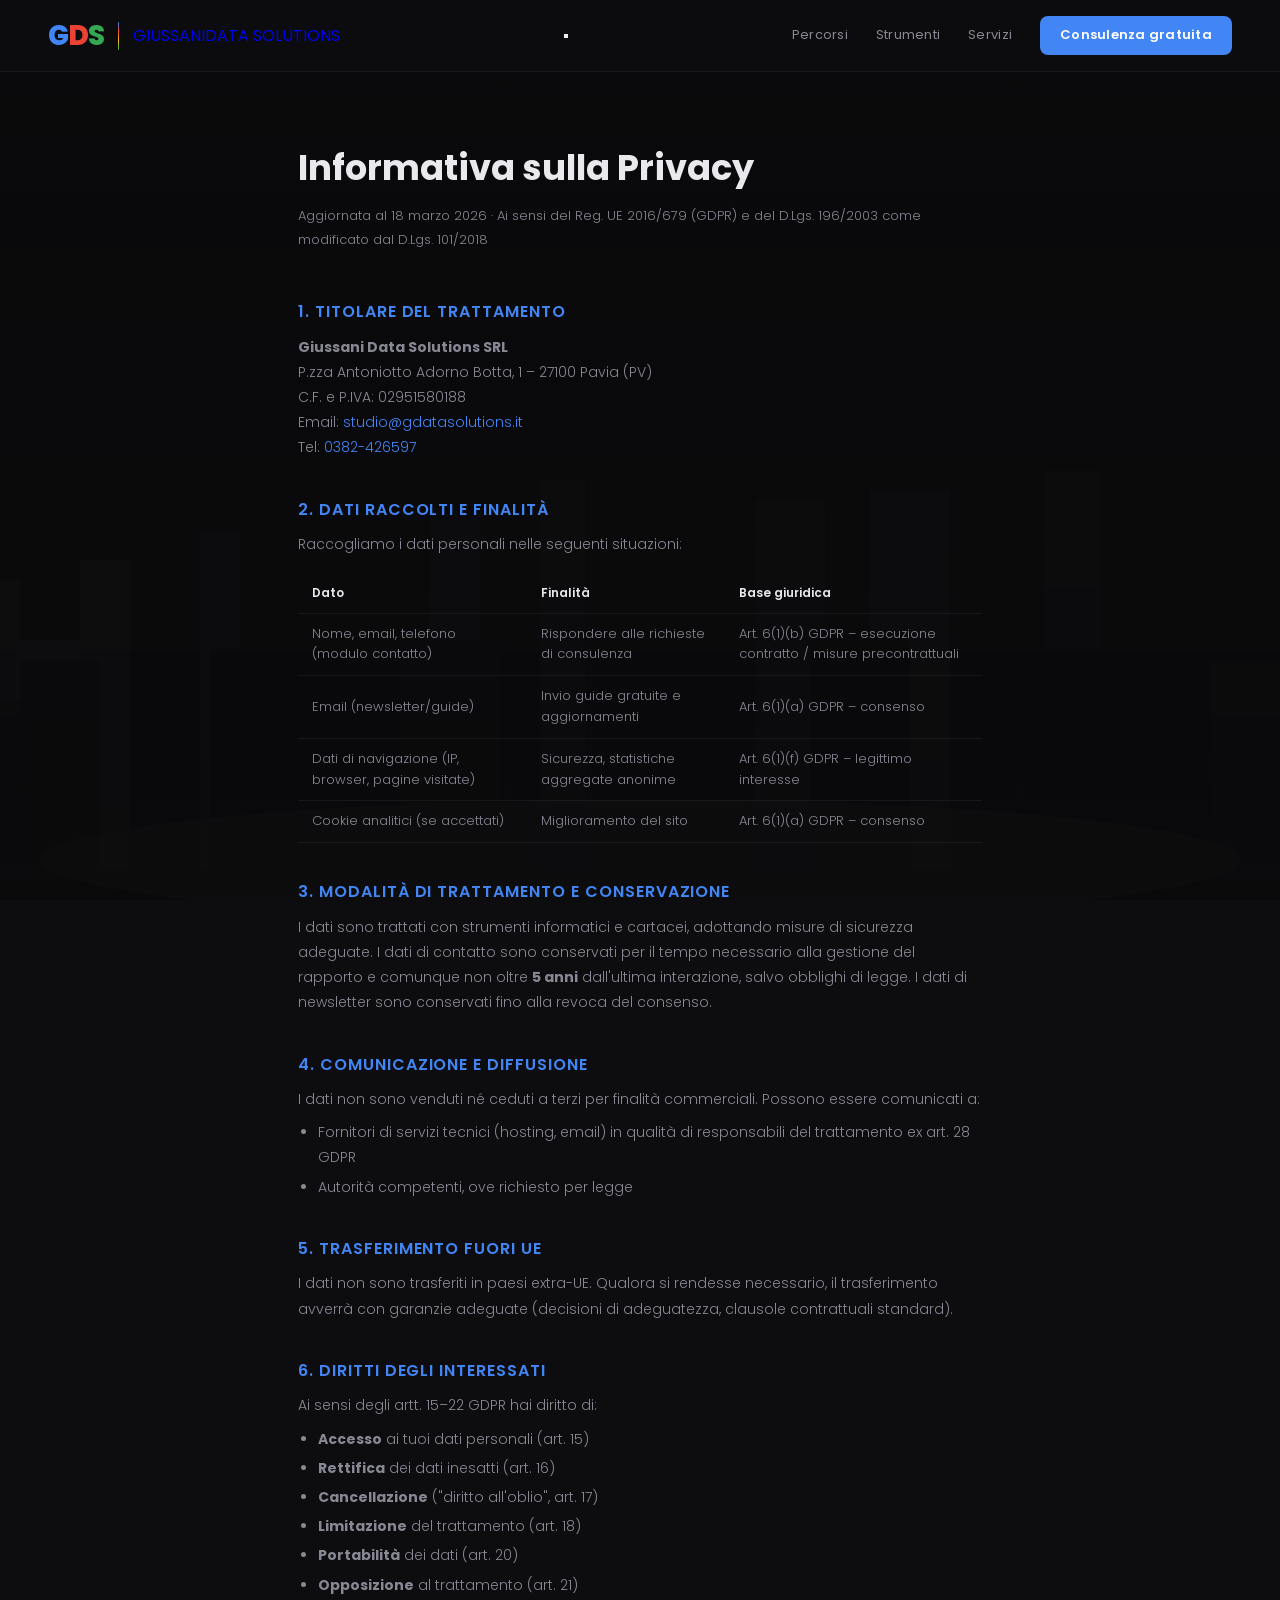
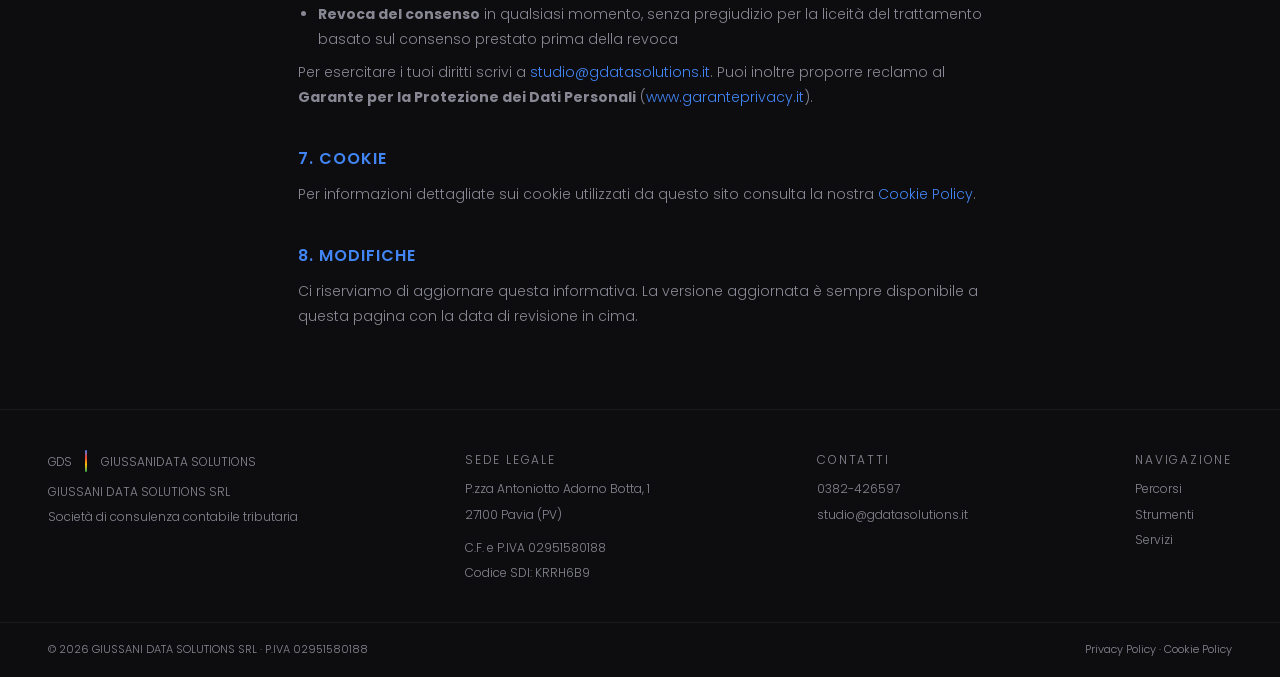
<file: privacy.html>
<!DOCTYPE html>
<html lang="it">
<head>
  <meta charset="UTF-8">
  <meta name="viewport" content="width=device-width, initial-scale=1.0">
  <title>Privacy Policy – GDS Giussani Data Solutions</title>
  <meta name="description" content="Informativa sul trattamento dei dati personali ai sensi del Regolamento UE 2016/679 (GDPR) di Giussani Data Solutions SRL, Pavia.">
  <link rel="canonical" href="https://www.gdatasolutions.it/privacy.html">
  <meta name="robots" content="noindex, follow">
  <link href="https://fonts.googleapis.com/css2?family=Poppins:wght@300;400;500;600;700;800;900&display=swap" rel="stylesheet">
  <link rel="stylesheet" href="style.css">
  <style>
  .privacy-wrap {
    max-width: 780px; margin: 0 auto;
    padding: 140px 48px 80px;
    position: relative; z-index: 2;
  }
  .privacy-wrap h1 {
    font-size: clamp(1.6rem, 3vw, 2.2rem);
    font-weight: 700; margin-bottom: 8px;
  }
  .privacy-wrap .subtitle {
    color: var(--muted); font-size: 13px; margin-bottom: 48px;
  }
  .privacy-wrap h2 {
    font-size: 1rem; font-weight: 600;
    margin: 36px 0 10px;
    text-transform: uppercase; letter-spacing: 0.06em;
    color: var(--blue);
  }
  .privacy-wrap p, .privacy-wrap li {
    font-size: 14px; color: var(--muted);
    line-height: 1.8; font-weight: 300;
  }
  .privacy-wrap ul { padding-left: 20px; margin: 8px 0; }
  .privacy-wrap li { margin-bottom: 4px; }
  .privacy-wrap a { color: var(--blue); text-decoration: none; }
  .privacy-wrap a:hover { text-decoration: underline; }
  .privacy-wrap table {
    width: 100%; border-collapse: collapse;
    margin: 16px 0; font-size: 13px;
  }
  .privacy-wrap th, .privacy-wrap td {
    padding: 10px 14px; text-align: left;
    border-bottom: 1px solid var(--border);
    color: var(--muted); font-weight: 300;
  }
  .privacy-wrap th { font-weight: 600; color: var(--text); font-size: 12px; }
  @media(max-width:600px){
    .privacy-wrap { padding: 120px 20px 60px; }
  }
  </style>
</head>
<body>

  <!-- NAV -->
  <nav>
    <a href="index.html" class="logo-inline" style="text-decoration:none;">
      <div class="logo-letters"><span class="l-g">G</span><span class="l-d">D</span><span class="l-s">S</span></div>
      <div class="logo-sep"></div>
      <div class="logo-text"><span class="logo-top">GIUSSANI</span><span class="logo-bottom">DATA SOLUTIONS</span></div>
    </a>
    <button class="burger" onclick="toggleMenu()" aria-label="Menu">
      <span></span><span></span><span></span>
    </button>
    <div class="nav-links" id="nav-links">
      <a href="percorsi.html">Percorsi</a>
      <a href="strumenti.html">Strumenti</a>
      <a href="servizi.html">Servizi</a>
      <a href="servizi.html#cta" class="nav-cta">Consulenza gratuita</a>
    </div>
  </nav>

  <div class="privacy-wrap">
    <h1>Informativa sulla Privacy</h1>
    <p class="subtitle">Aggiornata al 18 marzo 2026 · Ai sensi del Reg. UE 2016/679 (GDPR) e del D.Lgs. 196/2003 come modificato dal D.Lgs. 101/2018</p>

    <h2>1. Titolare del trattamento</h2>
    <p>
      <strong>Giussani Data Solutions SRL</strong><br>
      P.zza Antoniotto Adorno Botta, 1 – 27100 Pavia (PV)<br>
      C.F. e P.IVA: 02951580188<br>
      Email: <a href="mailto:studio@gdatasolutions.it">studio@gdatasolutions.it</a><br>
      Tel: <a href="tel:0382426597">0382-426597</a>
    </p>

    <h2>2. Dati raccolti e finalità</h2>
    <p>Raccogliamo i dati personali nelle seguenti situazioni:</p>
    <table>
      <thead>
        <tr>
          <th>Dato</th>
          <th>Finalità</th>
          <th>Base giuridica</th>
        </tr>
      </thead>
      <tbody>
        <tr>
          <td>Nome, email, telefono (modulo contatto)</td>
          <td>Rispondere alle richieste di consulenza</td>
          <td>Art. 6(1)(b) GDPR – esecuzione contratto / misure precontrattuali</td>
        </tr>
        <tr>
          <td>Email (newsletter/guide)</td>
          <td>Invio guide gratuite e aggiornamenti</td>
          <td>Art. 6(1)(a) GDPR – consenso</td>
        </tr>
        <tr>
          <td>Dati di navigazione (IP, browser, pagine visitate)</td>
          <td>Sicurezza, statistiche aggregate anonime</td>
          <td>Art. 6(1)(f) GDPR – legittimo interesse</td>
        </tr>
        <tr>
          <td>Cookie analitici (se accettati)</td>
          <td>Miglioramento del sito</td>
          <td>Art. 6(1)(a) GDPR – consenso</td>
        </tr>
      </tbody>
    </table>

    <h2>3. Modalità di trattamento e conservazione</h2>
    <p>I dati sono trattati con strumenti informatici e cartacei, adottando misure di sicurezza adeguate. I dati di contatto sono conservati per il tempo necessario alla gestione del rapporto e comunque non oltre <strong>5 anni</strong> dall'ultima interazione, salvo obblighi di legge. I dati di newsletter sono conservati fino alla revoca del consenso.</p>

    <h2>4. Comunicazione e diffusione</h2>
    <p>I dati non sono venduti né ceduti a terzi per finalità commerciali. Possono essere comunicati a:</p>
    <ul>
      <li>Fornitori di servizi tecnici (hosting, email) in qualità di responsabili del trattamento ex art. 28 GDPR</li>
      <li>Autorità competenti, ove richiesto per legge</li>
    </ul>

    <h2>5. Trasferimento fuori UE</h2>
    <p>I dati non sono trasferiti in paesi extra-UE. Qualora si rendesse necessario, il trasferimento avverrà con garanzie adeguate (decisioni di adeguatezza, clausole contrattuali standard).</p>

    <h2>6. Diritti degli interessati</h2>
    <p>Ai sensi degli artt. 15–22 GDPR hai diritto di:</p>
    <ul>
      <li><strong>Accesso</strong> ai tuoi dati personali (art. 15)</li>
      <li><strong>Rettifica</strong> dei dati inesatti (art. 16)</li>
      <li><strong>Cancellazione</strong> ("diritto all'oblio", art. 17)</li>
      <li><strong>Limitazione</strong> del trattamento (art. 18)</li>
      <li><strong>Portabilità</strong> dei dati (art. 20)</li>
      <li><strong>Opposizione</strong> al trattamento (art. 21)</li>
      <li><strong>Revoca del consenso</strong> in qualsiasi momento, senza pregiudizio per la liceità del trattamento basato sul consenso prestato prima della revoca</li>
    </ul>
    <p>Per esercitare i tuoi diritti scrivi a <a href="mailto:studio@gdatasolutions.it">studio@gdatasolutions.it</a>. Puoi inoltre proporre reclamo al <strong>Garante per la Protezione dei Dati Personali</strong> (<a href="https://www.garanteprivacy.it" target="_blank" rel="noopener">www.garanteprivacy.it</a>).</p>

    <h2>7. Cookie</h2>
    <p>Per informazioni dettagliate sui cookie utilizzati da questo sito consulta la nostra <a href="cookie.html">Cookie Policy</a>.</p>

    <h2>8. Modifiche</h2>
    <p>Ci riserviamo di aggiornare questa informativa. La versione aggiornata è sempre disponibile a questa pagina con la data di revisione in cima.</p>
  </div>

  <!-- FOOTER -->
  <footer>
    <div class="footer-col">
      <a href="index.html" class="logo-inline" style="text-decoration:none; margin-bottom:4px;">
        <div class="logo-letters" style="font-size:22px;"><span class="l-g">G</span><span class="l-d">D</span><span class="l-s">S</span></div>
        <div class="logo-sep" style="height:22px;"></div>
        <div class="logo-text" style="font-size:10px;"><span class="logo-top">GIUSSANI</span><span class="logo-bottom">DATA SOLUTIONS</span></div>
      </a>
      <span>GIUSSANI DATA SOLUTIONS SRL</span>
      <span>Società di consulenza contabile tributaria</span>
    </div>
    <div class="footer-col">
      <span class="footer-col-title">Sede legale</span>
      <span>P.zza Antoniotto Adorno Botta, 1</span>
      <span>27100 Pavia (PV)</span>
      <span style="margin-top:8px;">C.F. e P.IVA 02951580188</span>
      <span>Codice SDI: KRRH6B9</span>
    </div>
    <div class="footer-col">
      <span class="footer-col-title">Contatti</span>
      <a href="tel:0382426597">0382-426597</a>
      <a href="mailto:studio@gdatasolutions.it">studio@gdatasolutions.it</a>
    </div>
    <div class="footer-col">
      <span class="footer-col-title">Navigazione</span>
      <a href="percorsi.html">Percorsi</a>
      <a href="strumenti.html">Strumenti</a>
      <a href="servizi.html">Servizi</a>
    </div>
  </footer>
  <div class="footer-bottom">
    <span>© 2026 GIUSSANI DATA SOLUTIONS SRL · P.IVA 02951580188</span>
    <span><a href="privacy.html">Privacy Policy</a> · <a href="cookie.html">Cookie Policy</a></span>
  </div>

  <script>
  function toggleMenu() {
    document.getElementById('nav-links').classList.toggle('open');
  }
  </script>
</body>
</html>
</file>
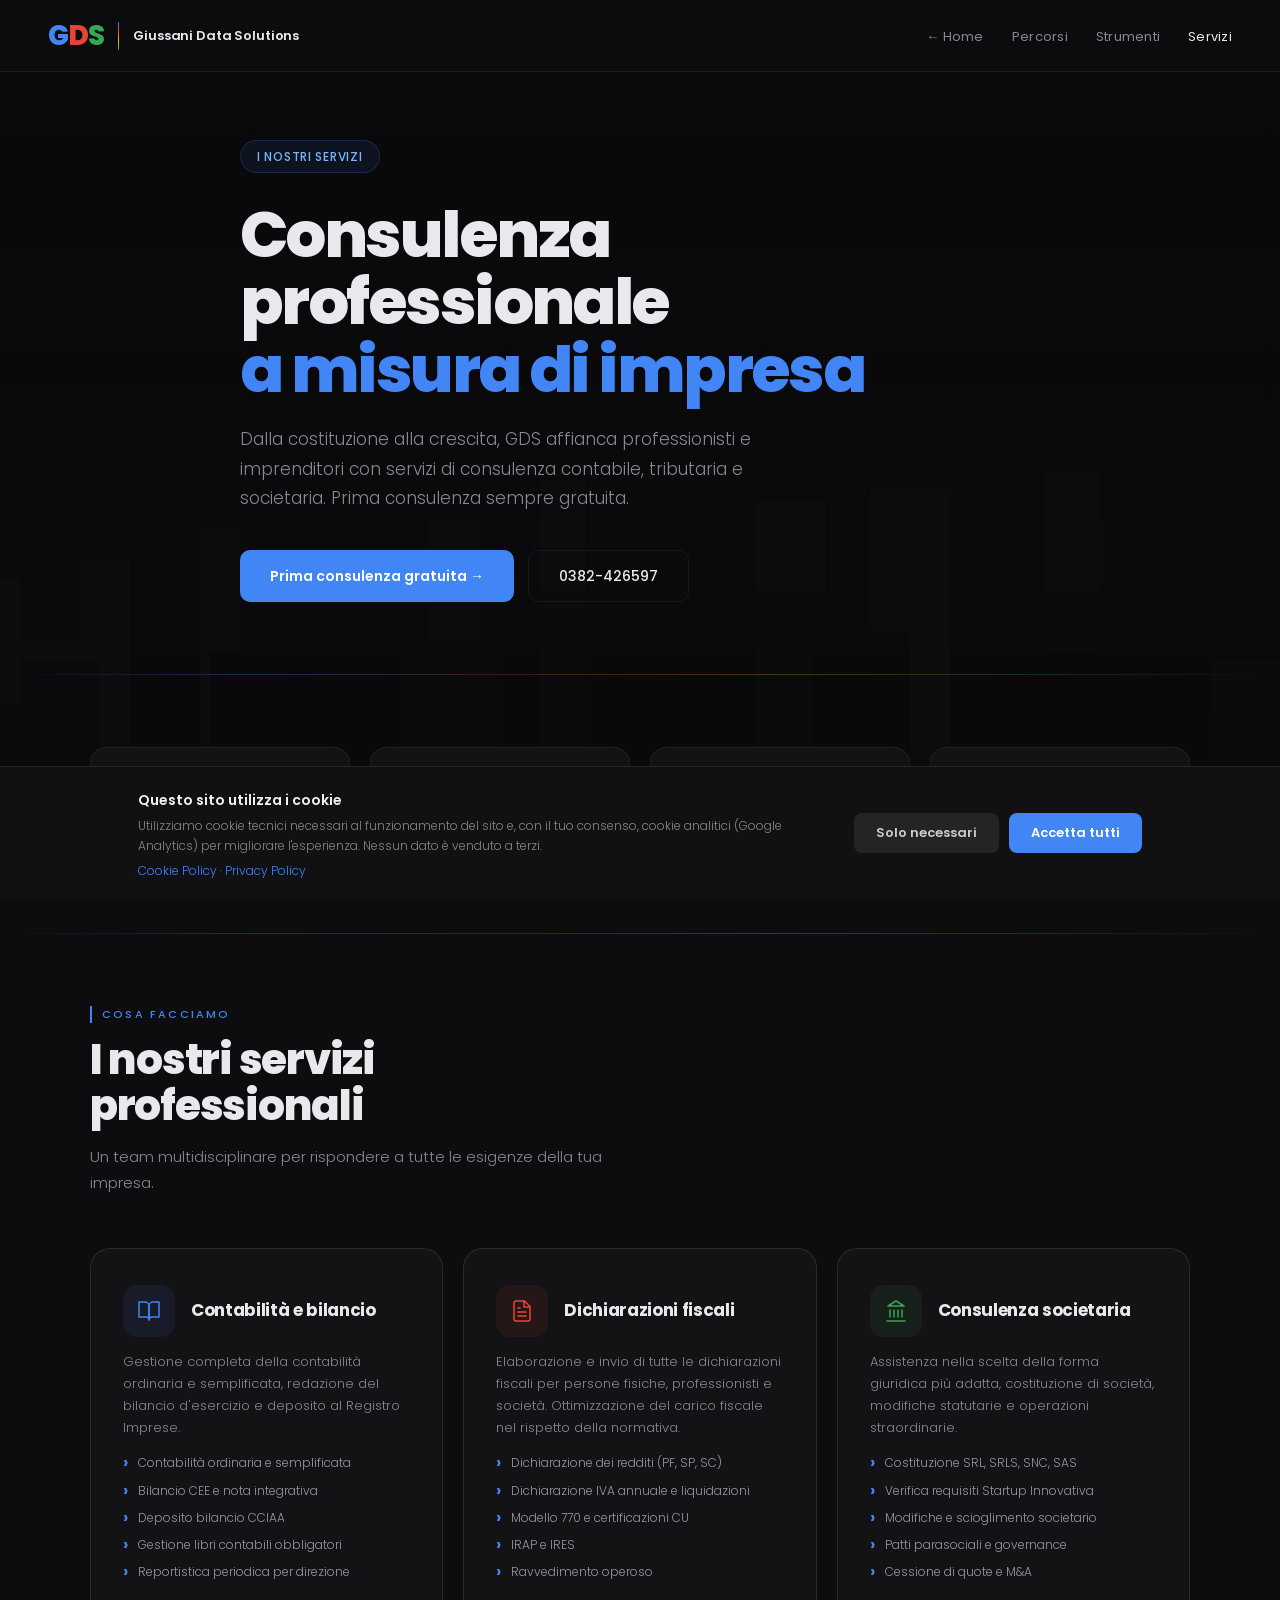
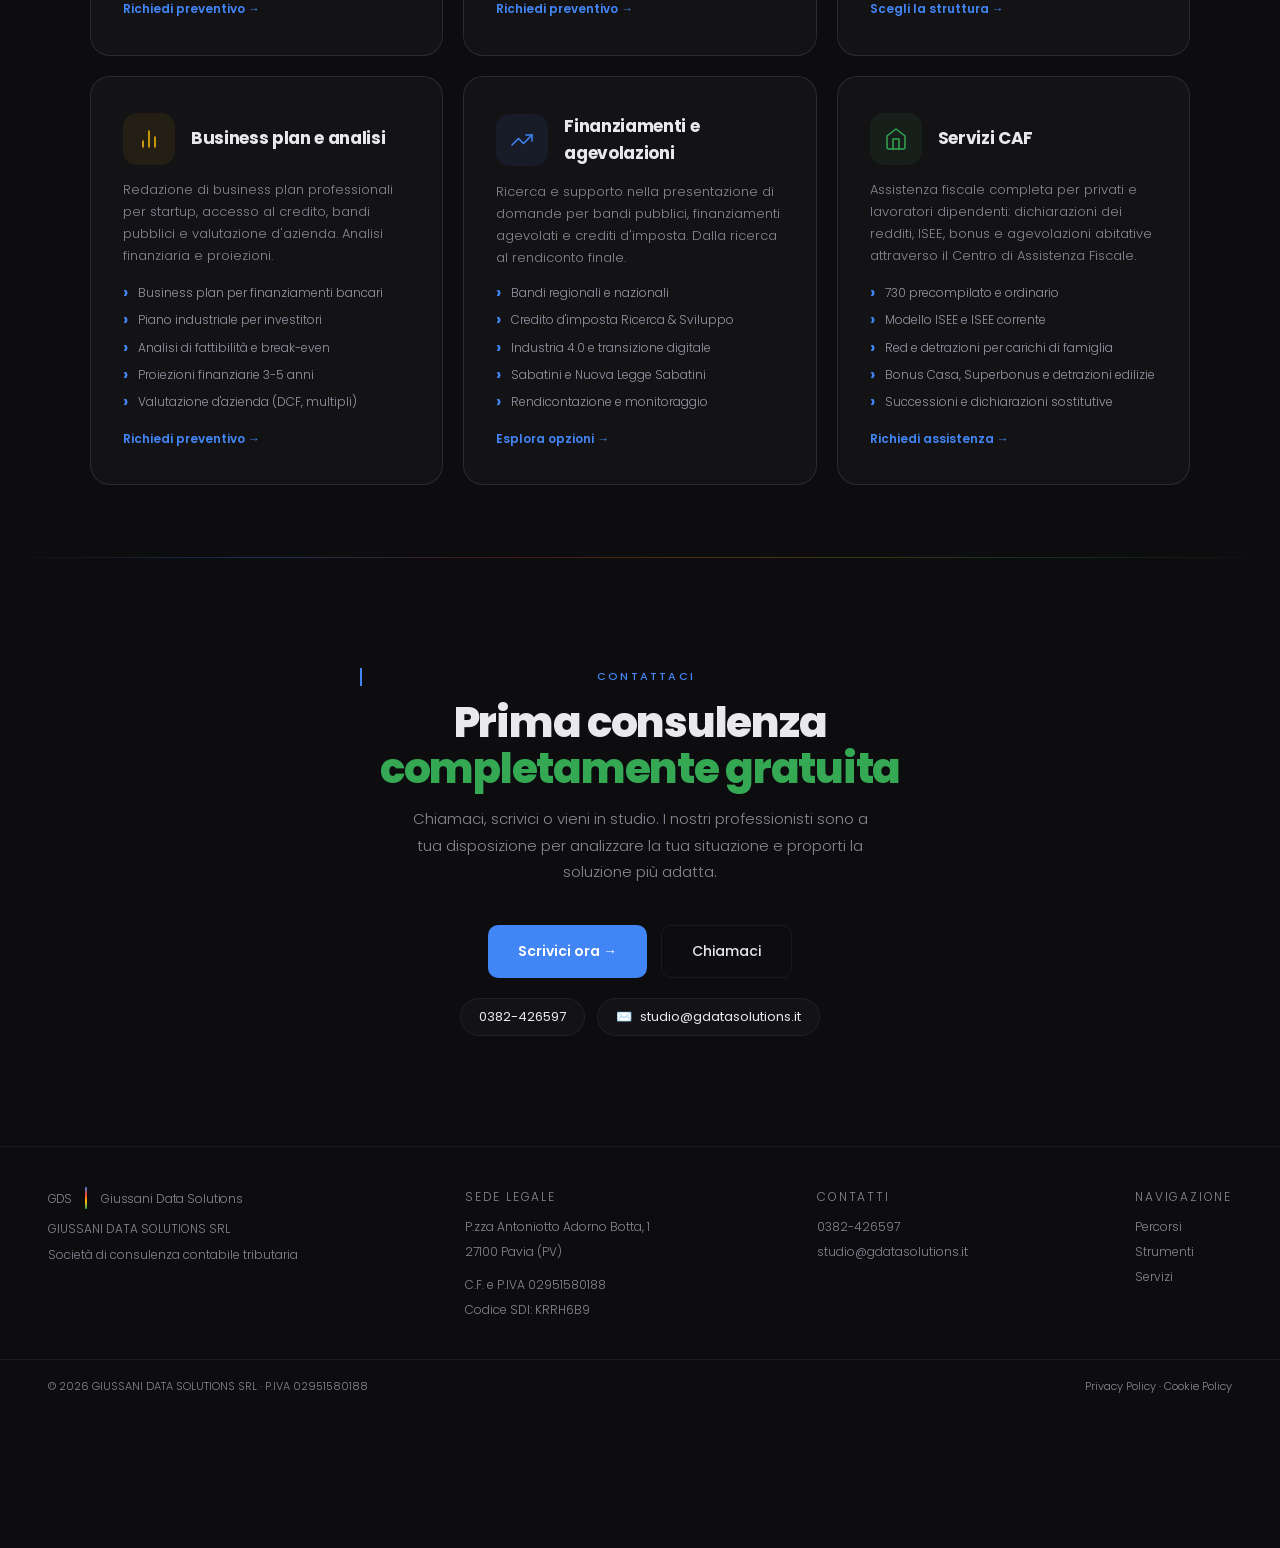
<file: servizi.html>
<!DOCTYPE html>
<html lang="it">
<head>
  <meta charset="UTF-8">
  <meta name="viewport" content="width=device-width, initial-scale=1.0">
  <title>Servizi | Commercialista Pavia – GDS Giussani Data Solutions</title>
  <meta name="description" content="Contabilità, dichiarazioni fiscali, consulenza societaria, business plan, finanziamenti e servizi CAF a Pavia. GDS Giussani Data Solutions: prima consulenza gratuita.">
  <meta name="keywords" content="servizi commercialista Pavia, contabilità Pavia, dichiarazioni fiscali Pavia, CAF Pavia, consulenza societaria Pavia, business plan Pavia">
  <link rel="canonical" href="https://www.gdatasolutions.it/servizi.html">
  <!-- Open Graph -->
  <meta property="og:type" content="website">
  <meta property="og:url" content="https://www.gdatasolutions.it/servizi.html">
  <meta property="og:title" content="Servizi – GDS Giussani Data Solutions | Commercialista Pavia">
  <meta property="og:description" content="Contabilità, dichiarazioni fiscali, consulenza societaria, business plan, finanziamenti e CAF a Pavia. Prima consulenza gratuita.">
  <meta property="og:image" content="https://www.gdatasolutions.it/og-image.png">
  <meta property="og:locale" content="it_IT">
  <meta property="og:site_name" content="Giussani Data Solutions">
  <!-- Twitter Card -->
  <meta name="twitter:card" content="summary_large_image">
  <meta name="twitter:title" content="Servizi – GDS Giussani Data Solutions | Commercialista Pavia">
  <meta name="twitter:description" content="Contabilità, dichiarazioni fiscali, consulenza societaria, business plan, finanziamenti e CAF a Pavia.">
  <meta name="twitter:image" content="https://www.gdatasolutions.it/og-image.png">
  <link href="https://fonts.googleapis.com/css2?family=Poppins:wght@300;400;500;600;700;800;900&display=swap" rel="stylesheet">
  <link rel="stylesheet" href="style.css">
  <style>
  .services-grid {
    display: grid;
    grid-template-columns: repeat(auto-fit, minmax(320px, 1fr));
    gap: 20px;
  }
  .service-card {
    background: var(--surface); border: 1px solid var(--border2);
    border-radius: 20px; padding: 36px 32px;
    display: flex; flex-direction: column; gap: 14px;
  }
  .service-icon-row { display: flex; align-items: center; gap: 16px; }
  .service-icon {
    width: 52px; height: 52px; border-radius: 14px;
    display: flex; align-items: center; justify-content: center;
    flex-shrink: 0; color: var(--muted2);
  }
  .service-icon.blue { background: var(--blue-dim); color: var(--blue); }
  .service-icon.green { background: var(--green-dim); color: var(--green); }
  .service-icon.red { background: var(--red-dim); color: var(--red); }
  .service-icon.yellow { background: var(--yellow-dim); color: var(--yellow); }
  .service-title { font-size: 17px; font-weight: 700; letter-spacing: -0.02em; }
  .service-desc { font-size: 13px; color: var(--muted); font-weight: 300; line-height: 1.7; flex: 1; }
  .service-list { display: flex; flex-direction: column; gap: 8px; }
  .service-item {
    display: flex; align-items: flex-start; gap: 10px;
    font-size: 12px; color: var(--muted2); font-weight: 300;
  }
  .service-item::before { content: '›'; color: var(--blue); font-weight: 700; font-size: 16px; line-height: 1.2; flex-shrink: 0; }
  .service-cta-link {
    font-size: 12px; font-weight: 600; color: var(--blue);
    text-decoration: none; display: inline-flex; align-items: center; gap: 6px;
    margin-top: 4px;
  }
  .why-grid {
    display: grid; grid-template-columns: repeat(auto-fit, minmax(200px, 1fr));
    gap: 20px; margin-top: 8px;
  }
  .why-card {
    background: var(--surface); border: 1px solid var(--border);
    border-radius: 16px; padding: 28px 24px; text-align: center;
  }
  .why-num { font-size: 36px; font-weight: 800; letter-spacing: -0.04em; line-height: 1; margin-bottom: 8px; }
  .why-label { font-size: 12px; color: var(--muted); font-weight: 300; }
  </style>
</head>
<body>

  <!-- == NAVBAR == -->
  <nav>
    <a href="index.html" class="logo-inline">
      <div class="logo-letters"><span class="l-g">G</span><span class="l-d">D</span><span class="l-s">S</span></div>
      <div class="logo-sep"></div>
      <span class="logo-name">Giussani Data Solutions</span>
    </a>
    <ul class="nav-links" id="nav-links">
      <li><a href="index.html">← Home</a></li>
      <li><a href="percorsi.html">Percorsi</a></li>
      <li><a href="strumenti.html">Strumenti</a></li>
      <li><a href="servizi.html" class="active">Servizi</a></li>
    </ul>
    <button class="nav-hamburger" id="hamburger" onclick="toggleMenu()">
      <span></span><span></span><span></span>
    </button>
  </nav>

  <div class="main-content">

    <!-- PAGE HERO -->
    <div class="page-hero">
      <div class="page-hero-inner">
        <div class="page-badge">I nostri servizi</div>
        <h1 class="page-title">Consulenza professionale<br><span style="color:var(--blue);">a misura di impresa</span></h1>
        <p class="page-sub">Dalla costituzione alla crescita, GDS affianca professionisti e imprenditori con servizi di consulenza contabile, tributaria e societaria. Prima consulenza sempre gratuita.</p>
        <div style="display:flex; gap:14px; margin-top:36px; flex-wrap:wrap;">
          <a href="index.html#contatti" class="btn-primary">Prima consulenza gratuita →</a>
          <a href="tel:0382426597" class="btn-ghost">0382-426597</a>
        </div>
      </div>
    </div>

    <hr class="gradient-hr">

    <!-- NUMERI -->
    <section style="padding: 64px 48px; position:relative; z-index:1;">
      <div class="s-inner">
        <div class="why-grid">
          <div class="why-card">
            <div class="why-num" style="color:var(--blue);">450+</div>
            <div class="why-label">Business plan validati</div>
          </div>
          <div class="why-card">
            <div class="why-num" style="color:var(--red);">1,2 mln</div>
            <div class="why-label">Movimenti contabili gestiti</div>
          </div>
          <div class="why-card">
            <div class="why-num" style="color:var(--green);">14</div>
            <div class="why-label">Professionisti e collaboratori</div>
          </div>
          <div class="why-card">
            <div class="why-num" style="color:var(--yellow);">1.5x</div>
            <div class="why-label">Aumento fatturato medio clienti</div>
          </div>
        </div>
      </div>
    </section>

    <hr class="gradient-hr">

    <!-- SERVIZI -->
    <section>
      <div class="s-inner">
        <p class="s-tag">Cosa facciamo</p>
        <h2 class="s-title">I nostri servizi<br>professionali</h2>
        <p class="s-sub">Un team multidisciplinare per rispondere a tutte le esigenze della tua impresa.</p>

        <div class="services-grid">

          <!-- CONTABILITÀ -->
          <div class="service-card">
            <div class="service-icon-row">
              <div class="service-icon blue"><svg width="24" height="24" viewBox="0 0 24 24" fill="none" stroke="currentColor" stroke-width="1.5" stroke-linecap="round" stroke-linejoin="round"><path d="M2 3h6a4 4 0 0 1 4 4v14a3 3 0 0 0-3-3H2z"/><path d="M22 3h-6a4 4 0 0 0-4 4v14a3 3 0 0 1 3-3h7z"/></svg></div>
              <h3 class="service-title">Contabilità e bilancio</h3>
            </div>
            <p class="service-desc">Gestione completa della contabilità ordinaria e semplificata, redazione del bilancio d'esercizio e deposito al Registro Imprese.</p>
            <div class="service-list">
              <div class="service-item">Contabilità ordinaria e semplificata</div>
              <div class="service-item">Bilancio CEE e nota integrativa</div>
              <div class="service-item">Deposito bilancio CCIAA</div>
              <div class="service-item">Gestione libri contabili obbligatori</div>
              <div class="service-item">Reportistica periodica per direzione</div>
            </div>
            <a href="index.html#contatti" class="service-cta-link">Richiedi preventivo →</a>
          </div>

          <!-- DICHIARAZIONI FISCALI -->
          <div class="service-card">
            <div class="service-icon-row">
              <div class="service-icon red"><svg width="24" height="24" viewBox="0 0 24 24" fill="none" stroke="currentColor" stroke-width="1.5" stroke-linecap="round" stroke-linejoin="round"><path d="M14.5 2H6a2 2 0 0 0-2 2v16a2 2 0 0 0 2 2h12a2 2 0 0 0 2-2V7.5L14.5 2z"/><polyline points="14 2 14 8 20 8"/><line x1="16" x2="8" y1="13" y2="13"/><line x1="16" x2="8" y1="17" y2="17"/><line x1="10" x2="8" y1="9" y2="9"/></svg></div>
              <h3 class="service-title">Dichiarazioni fiscali</h3>
            </div>
            <p class="service-desc">Elaborazione e invio di tutte le dichiarazioni fiscali per persone fisiche, professionisti e società. Ottimizzazione del carico fiscale nel rispetto della normativa.</p>
            <div class="service-list">
              <div class="service-item">Dichiarazione dei redditi (PF, SP, SC)</div>
              <div class="service-item">Dichiarazione IVA annuale e liquidazioni</div>
              <div class="service-item">Modello 770 e certificazioni CU</div>
              <div class="service-item">IRAP e IRES</div>
              <div class="service-item">Ravvedimento operoso</div>
            </div>
            <a href="index.html#contatti" class="service-cta-link">Richiedi preventivo →</a>
          </div>

          <!-- CONSULENZA SOCIETARIA -->
          <div class="service-card">
            <div class="service-icon-row">
              <div class="service-icon green"><svg width="24" height="24" viewBox="0 0 24 24" fill="none" stroke="currentColor" stroke-width="1.5" stroke-linecap="round" stroke-linejoin="round"><line x1="3" x2="21" y1="22" y2="22"/><line x1="6" x2="6" y1="18" y2="11"/><line x1="10" x2="10" y1="18" y2="11"/><line x1="14" x2="14" y1="18" y2="11"/><line x1="18" x2="18" y1="18" y2="11"/><polygon points="12 2 20 7 4 7"/></svg></div>
              <h3 class="service-title">Consulenza societaria</h3>
            </div>
            <p class="service-desc">Assistenza nella scelta della forma giuridica più adatta, costituzione di società, modifiche statutarie e operazioni straordinarie.</p>
            <div class="service-list">
              <div class="service-item">Costituzione SRL, SRLS, SNC, SAS</div>
              <div class="service-item">Verifica requisiti Startup Innovativa</div>
              <div class="service-item">Modifiche e scioglimento societario</div>
              <div class="service-item">Patti parasociali e governance</div>
              <div class="service-item">Cessione di quote e M&A</div>
            </div>
            <a href="percorsi.html?flow=structure" class="service-cta-link">Scegli la struttura →</a>
          </div>

          <!-- BUSINESS PLAN -->
          <div class="service-card">
            <div class="service-icon-row">
              <div class="service-icon yellow"><svg width="24" height="24" viewBox="0 0 24 24" fill="none" stroke="currentColor" stroke-width="1.5" stroke-linecap="round" stroke-linejoin="round"><line x1="18" x2="18" y1="20" y2="10"/><line x1="12" x2="12" y1="20" y2="4"/><line x1="6" x2="6" y1="20" y2="14"/></svg></div>
              <h3 class="service-title">Business plan e analisi</h3>
            </div>
            <p class="service-desc">Redazione di business plan professionali per startup, accesso al credito, bandi pubblici e valutazione d'azienda. Analisi finanziaria e proiezioni.</p>
            <div class="service-list">
              <div class="service-item">Business plan per finanziamenti bancari</div>
              <div class="service-item">Piano industriale per investitori</div>
              <div class="service-item">Analisi di fattibilità e break-even</div>
              <div class="service-item">Proiezioni finanziarie 3-5 anni</div>
              <div class="service-item">Valutazione d'azienda (DCF, multipli)</div>
            </div>
            <a href="index.html#contatti" class="service-cta-link">Richiedi preventivo →</a>
          </div>

          <!-- FINANZIAMENTI -->
          <div class="service-card">
            <div class="service-icon-row">
              <div class="service-icon blue"><svg width="24" height="24" viewBox="0 0 24 24" fill="none" stroke="currentColor" stroke-width="1.5" stroke-linecap="round" stroke-linejoin="round"><polyline points="22 7 13.5 15.5 8.5 10.5 2 17"/><polyline points="16 7 22 7 22 13"/></svg></div>
              <h3 class="service-title">Finanziamenti e agevolazioni</h3>
            </div>
            <p class="service-desc">Ricerca e supporto nella presentazione di domande per bandi pubblici, finanziamenti agevolati e crediti d'imposta. Dalla ricerca al rendiconto finale.</p>
            <div class="service-list">
              <div class="service-item">Bandi regionali e nazionali</div>
              <div class="service-item">Credito d'imposta Ricerca & Sviluppo</div>
              <div class="service-item">Industria 4.0 e transizione digitale</div>
              <div class="service-item">Sabatini e Nuova Legge Sabatini</div>
              <div class="service-item">Rendicontazione e monitoraggio</div>
            </div>
            <a href="percorsi.html?flow=finance" class="service-cta-link">Esplora opzioni →</a>
          </div>

          <!-- SERVIZI CAF -->
          <div class="service-card">
            <div class="service-icon-row">
              <div class="service-icon green"><svg width="24" height="24" viewBox="0 0 24 24" fill="none" stroke="currentColor" stroke-width="1.5" stroke-linecap="round" stroke-linejoin="round"><path d="m3 9 9-7 9 7v11a2 2 0 0 1-2 2H5a2 2 0 0 1-2-2z"/><polyline points="9 22 9 12 15 12 15 22"/></svg></div>
              <h3 class="service-title">Servizi CAF</h3>
            </div>
            <p class="service-desc">Assistenza fiscale completa per privati e lavoratori dipendenti: dichiarazioni dei redditi, ISEE, bonus e agevolazioni abitative attraverso il Centro di Assistenza Fiscale.</p>
            <div class="service-list">
              <div class="service-item">730 precompilato e ordinario</div>
              <div class="service-item">Modello ISEE e ISEE corrente</div>
              <div class="service-item">Red e detrazioni per carichi di famiglia</div>
              <div class="service-item">Bonus Casa, Superbonus e detrazioni edilizie</div>
              <div class="service-item">Successioni e dichiarazioni sostitutive</div>
            </div>
            <a href="index.html#contatti" class="service-cta-link">Richiedi assistenza →</a>
          </div>

        </div>
      </div>
    </section>

    <hr class="gradient-hr">

    <!-- CTA -->
    <section id="contatti" style="text-align:center; padding: 110px 48px; position:relative; z-index:1;">
      <div style="max-width:560px; margin:0 auto;">
        <p class="s-tag" style="text-align:center; margin-bottom:14px;">Contattaci</p>
        <h2 class="s-title" style="text-align:center;">Prima consulenza<br><span style="color:var(--green);">completamente gratuita</span></h2>
        <p class="s-sub" style="max-width:460px; margin: 0 auto 40px;">Chiamaci, scrivici o vieni in studio. I nostri professionisti sono a tua disposizione per analizzare la tua situazione e proporti la soluzione più adatta.</p>
        <div style="display:flex; gap:14px; justify-content:center; flex-wrap:wrap; margin-bottom:20px;">
          <a href="index.html#contatti" class="btn-primary">Scrivici ora →</a>
          <a href="tel:0382426597" class="btn-ghost">Chiamaci</a>
        </div>
        <div style="display:flex; gap:12px; justify-content:center; flex-wrap:wrap;">
          <a href="tel:0382426597" style="display:flex;align-items:center;gap:8px;background:var(--surface);border:1px solid var(--border);border-radius:100px;padding:8px 18px;font-size:13px;color:var(--text);text-decoration:none;">0382-426597</a>
          <span style="display:flex;align-items:center;gap:8px;background:var(--surface);border:1px solid var(--border);border-radius:100px;padding:8px 18px;font-size:13px;color:var(--text);"><span>✉️</span><span id="email-chip"></span></span>
        </div>
      </div>
    </section>

    <!-- FOOTER -->
    <footer>
      <div class="footer-col">
        <a href="index.html" class="logo-inline" style="text-decoration:none; margin-bottom:4px;">
          <div class="logo-letters" style="font-size:22px;"><span class="l-g">G</span><span class="l-d">D</span><span class="l-s">S</span></div>
          <div class="logo-sep" style="height:22px;"></div>
          <span class="logo-name" style="font-size:12px; color:var(--muted);">Giussani Data Solutions</span>
        </a>
        <span>GIUSSANI DATA SOLUTIONS SRL</span>
        <span>Società di consulenza contabile tributaria</span>
      </div>
      <div class="footer-col">
        <span class="footer-col-title">Sede legale</span>
        <span>P.zza Antoniotto Adorno Botta, 1</span>
        <span>27100 Pavia (PV)</span>
        <span style="margin-top:8px;">C.F. e P.IVA 02951580188</span>
        <span>Codice SDI: KRRH6B9</span>
      </div>
      <div class="footer-col">
        <span class="footer-col-title">Contatti</span>
        <a href="tel:0382426597">0382-426597</a>
        <a href="#" id="footer-email">studio&#64;gdatasolutions.it</a>
      </div>
      <div class="footer-col">
        <span class="footer-col-title">Navigazione</span>
        <a href="percorsi.html">Percorsi</a>
        <a href="strumenti.html">Strumenti</a>
        <a href="servizi.html">Servizi</a>
      </div>
    </footer>
    <div class="footer-bottom">
      <span>© 2026 GIUSSANI DATA SOLUTIONS SRL · P.IVA 02951580188</span>
      <span><a href="privacy.html">Privacy Policy</a> · <a href="cookie.html">Cookie Policy</a></span>
    </div>

  </div>

  <script>
  function toggleMenu() {
    document.getElementById('nav-links').classList.toggle('open');
  }
  /* — EMAIL OBFUSCATION — */
  (function () {
    var parts = ['studio', '@', 'gdatasolutions', '.', 'it'];
    var addr = parts.join('');
    var chip = document.getElementById('email-chip');
    if (chip) {
      var a = document.createElement('a');
      a.href = 'mailto:' + addr;
      a.textContent = addr;
      a.style.color = 'inherit';
      a.style.textDecoration = 'none';
      chip.appendChild(a);
    }
    var footerEmail = document.getElementById('footer-email');
    if (footerEmail) {
      footerEmail.href = 'mailto:' + addr;
      footerEmail.textContent = addr;
    }
  })();
  </script>
<script type="application/ld+json">
{
  "@context": "https://schema.org",
  "@graph": [
    {
      "@type": "BreadcrumbList",
      "itemListElement": [
        {"@type": "ListItem", "position": 1, "name": "Home", "item": "https://www.gdatasolutions.it/"},
        {"@type": "ListItem", "position": 2, "name": "Servizi", "item": "https://www.gdatasolutions.it/servizi.html"}
      ]
    },
    {
      "@type": "Service",
      "provider": {"@id": "https://www.gdatasolutions.it/#organization"},
      "serviceType": "Consulenza contabile, tributaria e societaria",
      "areaServed": {"@type": "City", "name": "Pavia"},
      "hasOfferCatalog": {
        "@type": "OfferCatalog",
        "name": "Servizi GDS",
        "itemListElement": [
          {"@type": "Offer", "itemOffered": {"@type": "Service", "name": "Contabilità e bilancio", "description": "Gestione contabilità ordinaria e semplificata, bilancio CEE, deposito CCIAA."}},
          {"@type": "Offer", "itemOffered": {"@type": "Service", "name": "Dichiarazioni fiscali", "description": "Dichiarazione redditi PF/SP/SC, IVA, Modello 770, IRAP, IRES."}},
          {"@type": "Offer", "itemOffered": {"@type": "Service", "name": "Consulenza societaria", "description": "Costituzione SRL, SRLS, SNC, SAS, startup innovativa, cessione quote."}},
          {"@type": "Offer", "itemOffered": {"@type": "Service", "name": "Business plan e analisi", "description": "Business plan per finanziamenti, piano industriale, valutazione d'azienda."}},
          {"@type": "Offer", "itemOffered": {"@type": "Service", "name": "Finanziamenti e agevolazioni", "description": "Bandi regionali e nazionali, credito d'imposta R&S, Industria 4.0, Sabatini."}},
          {"@type": "Offer", "itemOffered": {"@type": "Service", "name": "Servizi CAF", "description": "730, ISEE, Red, Bonus Casa, Superbonus, successioni."}
          }
        ]
      }
    }
  ]
}
</script>
<script src="cookie-banner.js" defer></script>
</body>
</html>
</file>
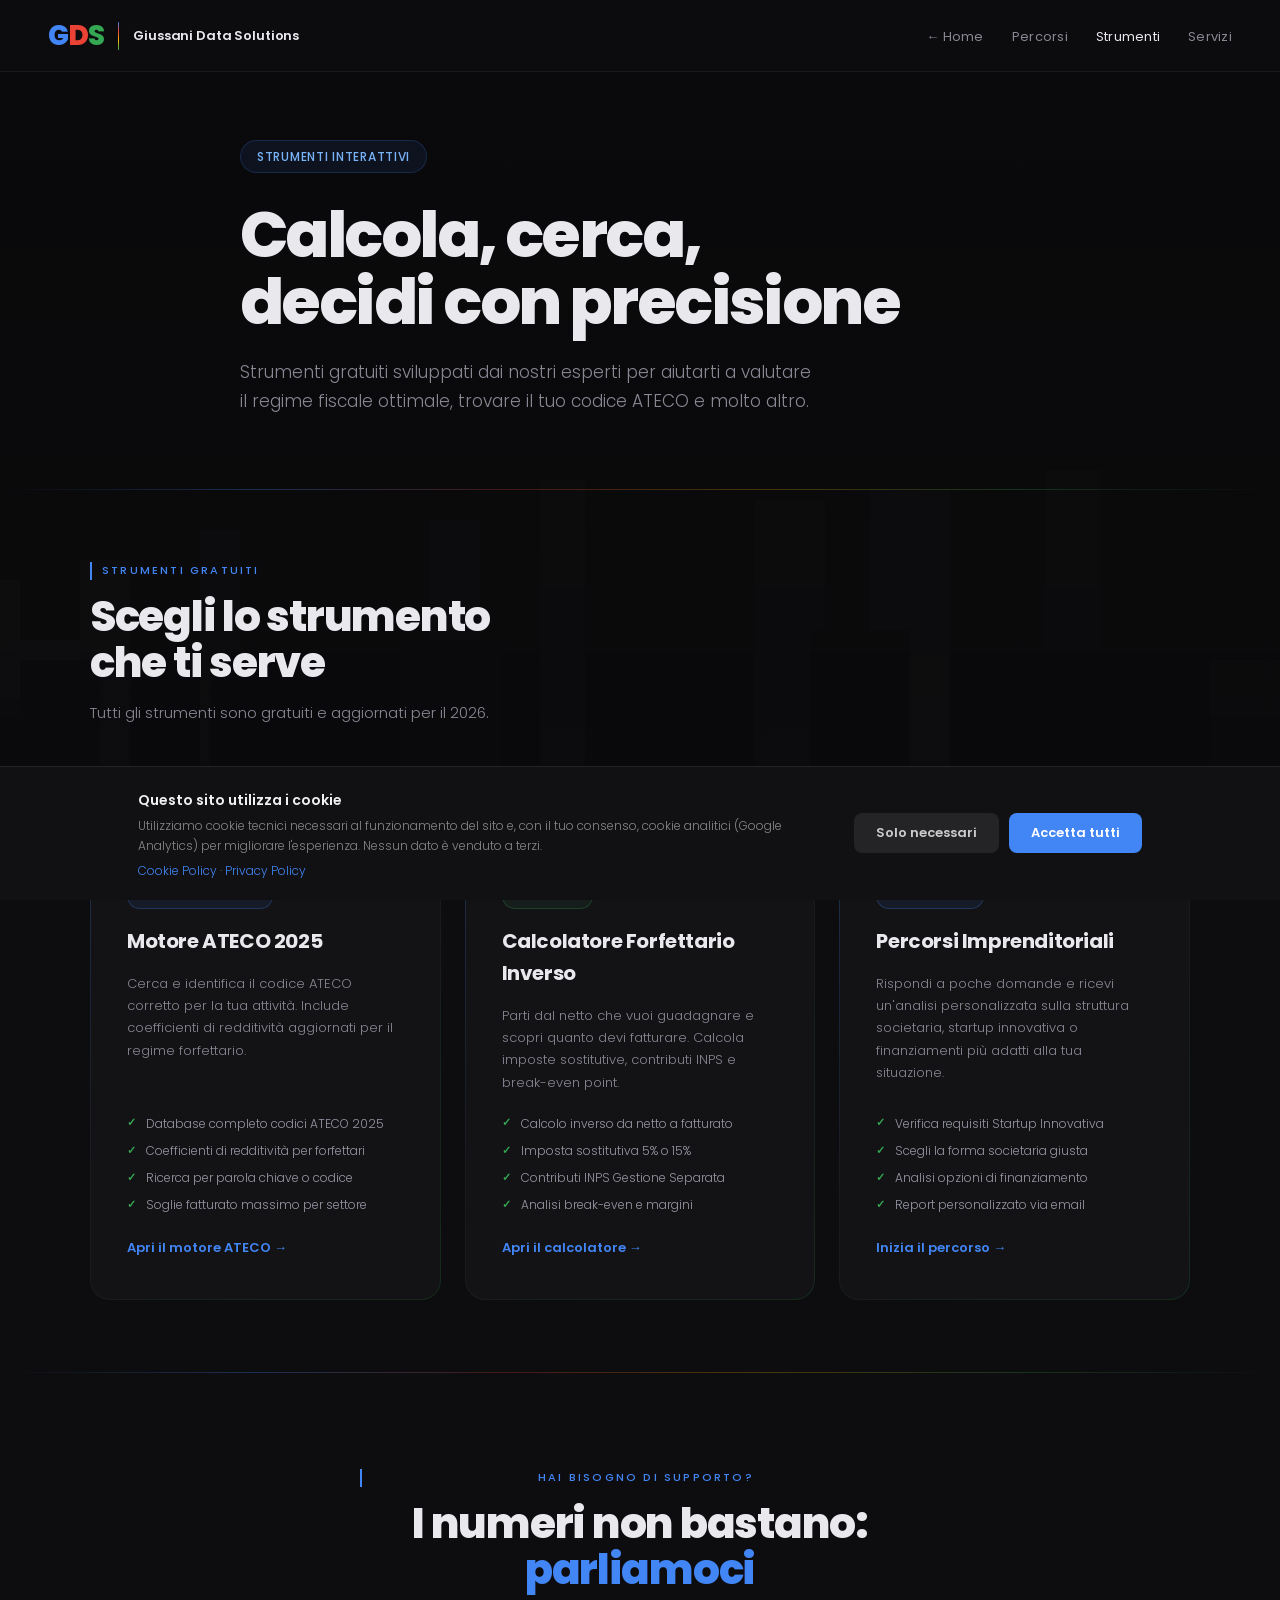
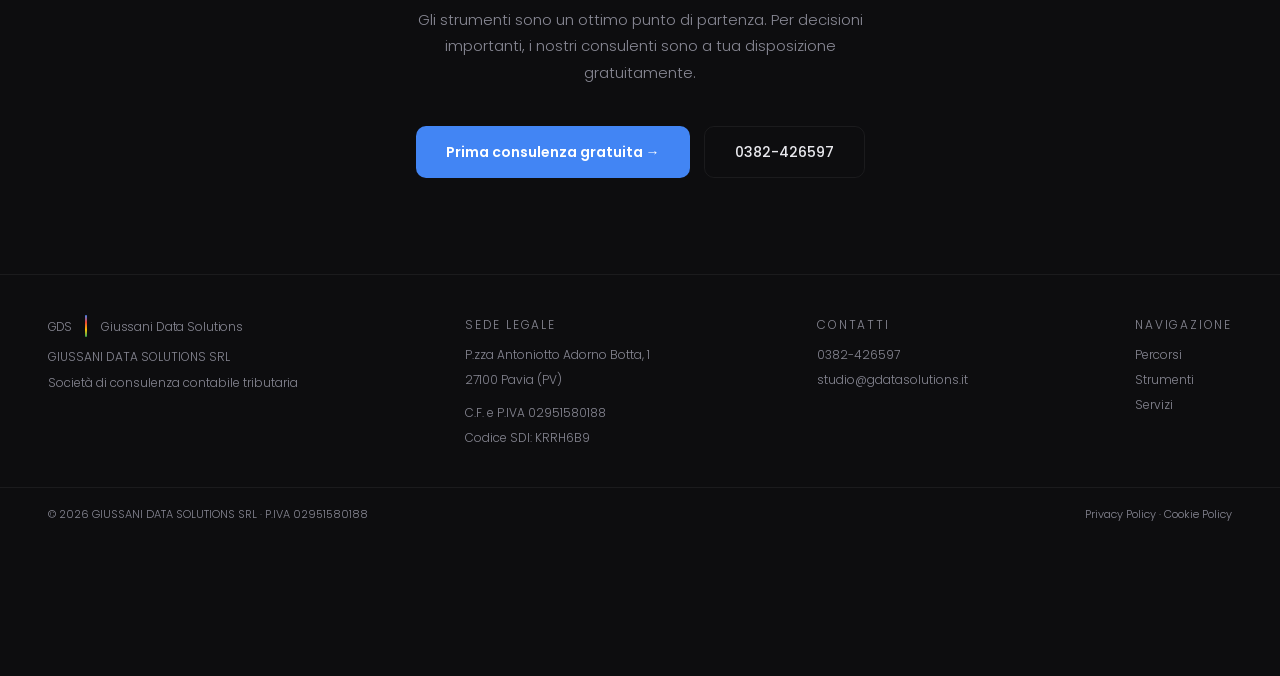
<file: strumenti.html>
<!DOCTYPE html>
<html lang="it">
<head>
  <meta charset="UTF-8">
  <meta name="viewport" content="width=device-width, initial-scale=1.0">
  <title>Strumenti Gratuiti per Imprenditori | GDS Pavia</title>
  <meta name="description" content="Strumenti gratuiti online: motore di ricerca codici ATECO 2025, calcolatore regime forfettario inverso, percorsi imprenditoriali interattivi. GDS Giussani Data Solutions Pavia.">
  <meta name="keywords" content="codice ATECO 2025, calcolatore forfettario, strumenti commercialista gratuiti, regime forfettario calcolo, ATECO ricerca, GDS Pavia">
  <link rel="canonical" href="https://www.gdatasolutions.it/strumenti.html">
  <!-- Open Graph -->
  <meta property="og:type" content="website">
  <meta property="og:url" content="https://www.gdatasolutions.it/strumenti.html">
  <meta property="og:title" content="Strumenti Gratuiti per Imprenditori – GDS Giussani Data Solutions">
  <meta property="og:description" content="Strumenti online gratuiti: ATECO 2025, calcolatore forfettario, percorsi imprenditoriali. GDS Pavia.">
  <meta property="og:image" content="https://www.gdatasolutions.it/og-image.png">
  <meta property="og:locale" content="it_IT">
  <meta property="og:site_name" content="Giussani Data Solutions">
  <!-- Twitter Card -->
  <meta name="twitter:card" content="summary_large_image">
  <meta name="twitter:title" content="Strumenti Gratuiti per Imprenditori – GDS Pavia">
  <meta name="twitter:description" content="ATECO 2025, calcolatore forfettario e percorsi imprenditoriali gratuiti. GDS Giussani Data Solutions Pavia.">
  <meta name="twitter:image" content="https://www.gdatasolutions.it/og-image.png">
  <link href="https://fonts.googleapis.com/css2?family=Poppins:wght@300;400;500;600;700;800;900&display=swap" rel="stylesheet">
  <link rel="stylesheet" href="style.css">
  <style>
  .tool-grid {
    display: grid;
    grid-template-columns: repeat(auto-fit, minmax(300px, 1fr));
    gap: 24px;
    margin-top: 8px;
  }
  .tool-card {
    background: linear-gradient(var(--surface), var(--surface)) padding-box,
      linear-gradient(135deg, rgba(66,133,244,0.3) 0%, rgba(255,255,255,0.05) 50%, rgba(52,168,83,0.2) 100%) border-box;
    border: 1px solid transparent;
    border-radius: 20px; padding: 40px 36px;
    display: flex; flex-direction: column; gap: 16px;
    transition: transform 0.2s var(--ease-out), box-shadow 0.2s var(--ease-out);
    text-decoration: none;
  }
  @media (hover: hover) and (pointer: fine) {
    .tool-card:hover {
      transform: translateY(-3px);
      box-shadow: 0 20px 60px rgba(0,0,0,0.35);
    }
  }
  .tool-icon { width: 48px; height: 48px; color: var(--muted2); flex-shrink: 0; }
  .tool-badge {
    display: inline-flex; align-items: center; gap: 6px;
    font-size: 10px; font-weight: 700; letter-spacing: 0.1em;
    text-transform: uppercase; border-radius: 100px;
    padding: 4px 12px; width: fit-content;
  }
  .tool-badge.free { background: var(--green-dim); color: var(--green); border: 1px solid rgba(52,168,83,0.25); }
  .tool-badge.new { background: var(--blue-dim); color: var(--blue); border: 1px solid rgba(66,133,244,0.25); }
  .tool-title { font-size: 20px; font-weight: 700; letter-spacing: -0.02em; color: var(--text); }
  .tool-desc { font-size: 13px; color: var(--muted); font-weight: 300; line-height: 1.7; flex: 1; }
  .tool-cta {
    display: inline-flex; align-items: center; gap: 8px;
    font-size: 13px; font-weight: 600; color: var(--blue);
    margin-top: 8px;
  }
  .tool-features { display: flex; flex-direction: column; gap: 8px; margin-top: 4px; }
  .tool-feature {
    display: flex; align-items: center; gap: 10px;
    font-size: 12px; color: var(--muted2); font-weight: 300;
  }
  .tool-feature::before { content: '✓'; color: var(--green); font-weight: 700; font-size: 11px; flex-shrink: 0; }
  </style>
</head>
<body>

  <!-- == NAVBAR == -->
  <nav>
    <a href="index.html" class="logo-inline">
      <div class="logo-letters"><span class="l-g">G</span><span class="l-d">D</span><span class="l-s">S</span></div>
      <div class="logo-sep"></div>
      <span class="logo-name">Giussani Data Solutions</span>
    </a>
    <ul class="nav-links" id="nav-links">
      <li><a href="index.html">← Home</a></li>
      <li><a href="percorsi.html">Percorsi</a></li>
      <li><a href="strumenti.html" class="active">Strumenti</a></li>
      <li><a href="servizi.html">Servizi</a></li>
    </ul>
    <button class="nav-hamburger" id="hamburger" onclick="toggleMenu()">
      <span></span><span></span><span></span>
    </button>
  </nav>

  <div class="main-content">

    <!-- PAGE HERO -->
    <div class="page-hero">
      <div class="page-hero-inner">
        <div class="page-badge">Strumenti interattivi</div>
        <h1 class="page-title">Calcola, cerca,<br>decidi con precisione</h1>
        <p class="page-sub">Strumenti gratuiti sviluppati dai nostri esperti per aiutarti a valutare il regime fiscale ottimale, trovare il tuo codice ATECO e molto altro.</p>
      </div>
    </div>

    <hr class="gradient-hr">

    <!-- STRUMENTI -->
    <section>
      <div class="s-inner">
        <p class="s-tag">Strumenti gratuiti</p>
        <h2 class="s-title">Scegli lo strumento<br>che ti serve</h2>
        <p class="s-sub">Tutti gli strumenti sono gratuiti e aggiornati per il 2026.</p>

        <div class="tool-grid">

          <!-- ATECO -->
          <a class="tool-card" href="ateco.html">
            <div class="tool-icon"><svg width="48" height="48" viewBox="0 0 24 24" fill="none" stroke="currentColor" stroke-width="1.5" stroke-linecap="round" stroke-linejoin="round"><circle cx="11" cy="11" r="8"/><path d="m21 21-4.35-4.35"/></svg></div>
            <span class="tool-badge new">Aggiornato 2025</span>
            <h3 class="tool-title">Motore ATECO 2025</h3>
            <p class="tool-desc">Cerca e identifica il codice ATECO corretto per la tua attività. Include coefficienti di redditività aggiornati per il regime forfettario.</p>
            <div class="tool-features">
              <div class="tool-feature">Database completo codici ATECO 2025</div>
              <div class="tool-feature">Coefficienti di redditività per forfettari</div>
              <div class="tool-feature">Ricerca per parola chiave o codice</div>
              <div class="tool-feature">Soglie fatturato massimo per settore</div>
            </div>
            <div class="tool-cta">Apri il motore ATECO →</div>
          </a>

          <!-- CALCOLATORE FORFETTARIO -->
          <a class="tool-card" href="calcolatore.html">
            <div class="tool-icon"><svg width="48" height="48" viewBox="0 0 24 24" fill="none" stroke="currentColor" stroke-width="1.5" stroke-linecap="round" stroke-linejoin="round"><rect width="16" height="20" x="4" y="2" rx="2"/><line x1="8" x2="16" y1="6" y2="6"/><line x1="8" x2="8.01" y1="10" y2="10"/><line x1="12" x2="12.01" y1="10" y2="10"/><line x1="16" x2="16.01" y1="10" y2="10"/><line x1="8" x2="8.01" y1="14" y2="14"/><line x1="12" x2="12.01" y1="14" y2="14"/><line x1="16" x2="16.01" y1="14" y2="14"/><line x1="8" x2="12" y1="18" y2="18"/></svg></div>
            <span class="tool-badge free">Gratuito</span>
            <h3 class="tool-title">Calcolatore Forfettario Inverso</h3>
            <p class="tool-desc">Parti dal netto che vuoi guadagnare e scopri quanto devi fatturare. Calcola imposte sostitutive, contributi INPS e break-even point.</p>
            <div class="tool-features">
              <div class="tool-feature">Calcolo inverso da netto a fatturato</div>
              <div class="tool-feature">Imposta sostitutiva 5% o 15%</div>
              <div class="tool-feature">Contributi INPS Gestione Separata</div>
              <div class="tool-feature">Analisi break-even e margini</div>
            </div>
            <div class="tool-cta">Apri il calcolatore →</div>
          </a>

          <!-- PERCORSI INTERATTIVI -->
          <a class="tool-card" href="percorsi.html">
            <div class="tool-icon"><svg width="48" height="48" viewBox="0 0 24 24" fill="none" stroke="currentColor" stroke-width="1.5" stroke-linecap="round" stroke-linejoin="round"><circle cx="12" cy="12" r="10"/><polygon points="16.24 7.76 14.12 14.12 7.76 16.24 9.88 9.88 16.24 7.76"/></svg></div>
            <span class="tool-badge new">Interattivo</span>
            <h3 class="tool-title">Percorsi Imprenditoriali</h3>
            <p class="tool-desc">Rispondi a poche domande e ricevi un'analisi personalizzata sulla struttura societaria, startup innovativa o finanziamenti più adatti alla tua situazione.</p>
            <div class="tool-features">
              <div class="tool-feature">Verifica requisiti Startup Innovativa</div>
              <div class="tool-feature">Scegli la forma societaria giusta</div>
              <div class="tool-feature">Analisi opzioni di finanziamento</div>
              <div class="tool-feature">Report personalizzato via email</div>
            </div>
            <div class="tool-cta">Inizia il percorso →</div>
          </a>

        </div>
      </div>
    </section>

    <hr class="gradient-hr">

    <!-- CTA -->
    <section id="contatti" style="text-align:center; padding: 96px 48px; position:relative; z-index:1;">
      <div style="max-width:560px; margin:0 auto;">
        <p class="s-tag" style="text-align:center; margin-bottom:14px;">Hai bisogno di supporto?</p>
        <h2 class="s-title" style="text-align:center;">I numeri non bastano:<br><span style="color:var(--blue);">parliamoci</span></h2>
        <p class="s-sub" style="max-width:460px; margin: 0 auto 40px;">Gli strumenti sono un ottimo punto di partenza. Per decisioni importanti, i nostri consulenti sono a tua disposizione gratuitamente.</p>
        <div style="display:flex; gap:14px; justify-content:center; flex-wrap:wrap;">
          <a href="index.html#contatti" class="btn-primary">Prima consulenza gratuita →</a>
          <a href="tel:0382426597" class="btn-ghost">0382-426597</a>
        </div>
      </div>
    </section>

    <!-- FOOTER -->
    <footer>
      <div class="footer-col">
        <a href="index.html" class="logo-inline" style="text-decoration:none; margin-bottom:4px;">
          <div class="logo-letters" style="font-size:22px;"><span class="l-g">G</span><span class="l-d">D</span><span class="l-s">S</span></div>
          <div class="logo-sep" style="height:22px;"></div>
          <span class="logo-name" style="font-size:12px; color:var(--muted);">Giussani Data Solutions</span>
        </a>
        <span>GIUSSANI DATA SOLUTIONS SRL</span>
        <span>Società di consulenza contabile tributaria</span>
      </div>
      <div class="footer-col">
        <span class="footer-col-title">Sede legale</span>
        <span>P.zza Antoniotto Adorno Botta, 1</span>
        <span>27100 Pavia (PV)</span>
        <span style="margin-top:8px;">C.F. e P.IVA 02951580188</span>
        <span>Codice SDI: KRRH6B9</span>
      </div>
      <div class="footer-col">
        <span class="footer-col-title">Contatti</span>
        <a href="tel:0382426597">0382-426597</a>
        <a href="#" id="footer-email">studio&#64;gdatasolutions.it</a>
      </div>
      <div class="footer-col">
        <span class="footer-col-title">Navigazione</span>
        <a href="percorsi.html">Percorsi</a>
        <a href="strumenti.html">Strumenti</a>
        <a href="servizi.html">Servizi</a>
      </div>
    </footer>
    <div class="footer-bottom">
      <span>© 2026 GIUSSANI DATA SOLUTIONS SRL · P.IVA 02951580188</span>
      <span><a href="privacy.html">Privacy Policy</a> · <a href="cookie.html">Cookie Policy</a></span>
    </div>

  </div>

  <script>
  function toggleMenu() {
    document.getElementById('nav-links').classList.toggle('open');
  }
  (function () {
    var parts = ['studio', '@', 'gdatasolutions', '.', 'it'];
    var addr = parts.join('');
    var footerEmail = document.getElementById('footer-email');
    if (footerEmail) { footerEmail.href = 'mailto:' + addr; footerEmail.textContent = addr; }
  })();
  </script>
<script type="application/ld+json">
{
  "@context": "https://schema.org",
  "@type": "BreadcrumbList",
  "itemListElement": [
    {"@type": "ListItem", "position": 1, "name": "Home", "item": "https://www.gdatasolutions.it/"},
    {"@type": "ListItem", "position": 2, "name": "Strumenti", "item": "https://www.gdatasolutions.it/strumenti.html"}
  ]
}
</script>
<script src="cookie-banner.js" defer></script>
</body>
</html>
</file>
<file: style.css>
/* ================================================
   GDS — Giussani Data Solutions
   Shared Stylesheet
   ================================================ */

:root {
  --bg: #0d0d0f;
  --surface: #131316;
  --surface2: #1a1a1e;
  --border: rgba(255,255,255,0.06);
  --border2: rgba(255,255,255,0.10);
  --text: #e8e8ed;
  --muted: #888894;
  --muted2: #9898a6;
  --blue: #4285F4;
  --red: #EA4335;
  --yellow: #FBBC05;
  --green: #34A853;
  --blue-dim: rgba(66,133,244,0.08);
  --green-dim: rgba(52,168,83,0.08);
  --red-dim: rgba(234,67,53,0.08);
  --yellow-dim: rgba(251,188,5,0.07);
  --ease-out: cubic-bezier(0.23, 1, 0.32, 1);
  --ease-in-out: cubic-bezier(0.77, 0, 0.175, 1);
}

*, *::before, *::after { box-sizing: border-box; margin: 0; padding: 0; }
html { scroll-behavior: smooth; }

body {
  background: var(--bg);
  color: var(--text);
  font-family: 'Poppins', sans-serif;
  overflow-x: hidden;
  line-height: 1.6;
}

/* — SKYLINE BACKGROUND — */
body::before {
  content: '';
  position: fixed; inset: 0;
  background-color: #0a0a0c;
  background-image: url("data:image/svg+xml,%3Csvg xmlns='http://www.w3.org/2000/svg' width='1440' height='900' viewBox='0 0 1440 900'%3E%3Crect width='1440' height='900' fill='%230a0a0c'/%3E%3Ccircle cx='80' cy='60' r='1' fill='%23ffffff' opacity='0.4'/%3E%3Ccircle cx='200' cy='30' r='1.5' fill='%23ffffff' opacity='0.3'/%3E%3Ccircle cx='340' cy='60' r='1' fill='%23ffffff' opacity='0.5'/%3E%3Ccircle cx='500' cy='20' r='1' fill='%23ffffff' opacity='0.3'/%3E%3Ccircle cx='650' cy='55' r='1.5' fill='%23ffffff' opacity='0.4'/%3E%3Ccircle cx='800' cy='15' r='1' fill='%23ffffff' opacity='0.5'/%3E%3Ccircle cx='950' cy='70' r='1' fill='%23ffffff' opacity='0.3'/%3E%3Ccircle cx='1100' cy='35' r='1.5' fill='%23ffffff' opacity='0.4'/%3E%3Ccircle cx='1250' cy='25' r='1' fill='%23ffffff' opacity='0.5'/%3E%3Ccircle cx='1380' cy='60' r='1' fill='%23ffffff' opacity='0.3'/%3E%3Crect x='0' y='620' width='60' height='280' fill='%23161618'/%3E%3Crect x='55' y='580' width='45' height='320' fill='%23141416'/%3E%3Crect x='95' y='640' width='70' height='260' fill='%23161618'/%3E%3Crect x='160' y='560' width='50' height='340' fill='%23141416'/%3E%3Crect x='280' y='530' width='40' height='370' fill='%23121214'/%3E%3Crect x='510' y='520' width='50' height='380' fill='%23121214'/%3E%3Crect x='620' y='480' width='45' height='420' fill='%23101012'/%3E%3Crect x='835' y='500' width='70' height='400' fill='%23101012'/%3E%3Crect x='950' y='490' width='80' height='410' fill='%23121214'/%3E%3Crect x='1125' y='470' width='55' height='430' fill='%23101012'/%3E%3Crect x='0' y='700' width='110' height='200' fill='%230e0e10'/%3E%3Crect x='100' y='660' width='80' height='240' fill='%230c0c0e'/%3E%3Crect x='290' y='650' width='90' height='250' fill='%230a0a0c'/%3E%3Crect x='480' y='640' width='100' height='260' fill='%230c0c0e'/%3E%3Crect x='890' y='630' width='100' height='270' fill='%230a0a0c'/%3E%3Crect x='1100' y='650' width='90' height='250' fill='%230a0a0c'/%3E%3Crect x='1290' y='660' width='80' height='240' fill='%230e0e10'/%3E%3Crect x='0' y='880' width='1440' height='20' fill='%23080808'/%3E%3Cellipse cx='720' cy='860' rx='600' ry='60' fill='%23181818' opacity='0.8'/%3E%3C/svg%3E");
  background-size: cover;
  background-position: center bottom;
  background-attachment: fixed;
  pointer-events: none;
  z-index: 0;
}

body::after {
  content: '';
  position: fixed; inset: 0;
  background: linear-gradient(to bottom, rgba(10,10,12,0.82) 0%, rgba(10,10,12,0.65) 40%, rgba(10,10,12,0.75) 100%);
  pointer-events: none;
  z-index: 0;
}

.hidden { display: none !important; }

/* — NAVBAR — */
nav {
  position: fixed; top: 0; left: 0; right: 0; z-index: 100;
  padding: 0 48px; height: 72px;
  display: flex; align-items: center; justify-content: space-between;
  background: rgba(13,13,15,0.88);
  backdrop-filter: blur(20px); -webkit-backdrop-filter: blur(20px);
  border-bottom: 1px solid var(--border);
}
.logo-inline {
  display: flex; align-items: center; gap: 14px;
  text-decoration: none; cursor: pointer;
}
.logo-letters {
  font-family: 'Poppins', sans-serif; font-weight: 800;
  font-size: 28px; letter-spacing: -0.04em; line-height: 1; display: flex;
}
.l-g { color: #4285F4; } .l-d { color: #EA4335; } .l-s { color: #34A853; }
.logo-sep {
  width: 1.5px; height: 28px;
  background: linear-gradient(180deg, #4285F4 0%, #EA4335 33%, #FBBC05 66%, #34A853 100%);
  border-radius: 2px; flex-shrink: 0;
}
.logo-name {
  font-family: 'Poppins', sans-serif; font-size: 13px; font-weight: 600;
  color: #e8e8ed; letter-spacing: -0.01em; line-height: 1;
}
.nav-links { display: flex; align-items: center; gap: 28px; list-style: none; }
.nav-links a {
  font-size: 13px; font-weight: 400; color: var(--muted);
  text-decoration: none; transition: color 0.2s; letter-spacing: 0.02em;
}
.nav-links a:hover,
.nav-links a.active { color: var(--text); }
.nav-cta {
  background: var(--blue); color: #fff !important;
  padding: 9px 20px; border-radius: 8px;
  font-weight: 600 !important; font-size: 13px !important;
  letter-spacing: 0.01em;
  transition: opacity 0.2s, transform 0.15s var(--ease-out) !important;
}
.nav-cta:hover { opacity: 0.88 !important; }
.nav-cta:active { transform: scale(0.97) !important; }

/* Hamburger mobile */
.nav-hamburger {
  display: none;
  flex-direction: column; gap: 5px; cursor: pointer;
  background: none; border: none; padding: 4px;
}
.nav-hamburger span {
  width: 22px; height: 2px;
  background: var(--text); border-radius: 2px;
  transition: transform 0.25s var(--ease-out), opacity 0.2s ease-out;
}

/* — MAIN CONTENT — */
.main-content { position: relative; z-index: 2; }

/* — GRADIENT HR — */
.gradient-hr {
  height: 1px; border: none; position: relative; z-index: 1;
  background: linear-gradient(90deg, transparent, rgba(66,133,244,0.3), rgba(234,67,53,0.25), rgba(251,188,5,0.25), rgba(52,168,83,0.25), transparent);
}

/* — SECTION BASE — */
section { position: relative; z-index: 1; padding: 72px 48px; }
.s-inner { max-width: 1100px; margin: 0 auto; }
.s-tag {
  font-size: 11px; font-weight: 500; letter-spacing: 0.2em;
  text-transform: uppercase; color: var(--blue); margin-bottom: 14px;
  padding-left: 10px; border-left: 2px solid var(--blue);
}
.s-title {
  font-size: clamp(26px, 4vw, 42px); font-weight: 800;
  letter-spacing: -0.03em; line-height: 1.1; margin-bottom: 14px;
}
.s-sub {
  font-size: 15px; color: var(--muted); font-weight: 300;
  max-width: 520px; line-height: 1.75; margin-bottom: 52px;
}

/* — BUTTONS — */
.btn-primary {
  background: var(--blue); color: #fff; padding: 14px 30px;
  border-radius: 10px; font-size: 14px; font-weight: 600;
  text-decoration: none; transition: box-shadow 0.2s var(--ease-out), transform 0.15s var(--ease-out);
  border: none; cursor: pointer; font-family: 'Poppins', sans-serif;
  display: inline-flex; align-items: center; gap: 8px;
}
.btn-primary:hover { box-shadow: 0 8px 28px rgba(66,133,244,0.35); }
.btn-primary:active { transform: scale(0.97); transition-duration: 100ms; }
.btn-ghost {
  background: transparent; color: var(--text); padding: 14px 30px;
  border-radius: 10px; font-size: 14px; font-weight: 500;
  text-decoration: none; border: 1px solid var(--border);
  transition: border-color 0.15s ease, background 0.15s ease, transform 0.15s var(--ease-out);
  cursor: pointer; font-family: 'Poppins', sans-serif;
  display: inline-flex; align-items: center; gap: 8px;
}
.btn-ghost:hover { border-color: rgba(255,255,255,0.15); background: rgba(255,255,255,0.03); }
.btn-ghost:active { transform: scale(0.97); transition-duration: 100ms; }
.btn-secondary {
  background: transparent; color: var(--text); padding: 14px 32px;
  border-radius: 10px; font-size: 14px; font-weight: 500;
  border: 1px solid var(--border); cursor: pointer;
  transition: border-color 0.15s ease, background 0.15s ease, transform 0.15s var(--ease-out);
  font-family: 'Poppins', sans-serif;
}
.btn-secondary:hover { border-color: rgba(255,255,255,0.2); background: rgba(255,255,255,0.03); }
.btn-secondary:active { transform: scale(0.97); transition-duration: 100ms; }

/* — PAGE HERO (inner pages) — */
.page-hero {
  padding: 140px 48px 72px;
  position: relative; z-index: 1;
}
.page-hero-inner { max-width: 800px; margin: 0 auto; }
.page-badge {
  display: inline-flex; align-items: center; gap: 8px;
  background: var(--blue-dim); border: 1px solid rgba(66,133,244,0.2);
  border-radius: 100px; padding: 6px 16px; margin-bottom: 28px;
  font-size: 12px; color: #7ab3f8; font-weight: 500;
  letter-spacing: 0.06em; text-transform: uppercase;
}
.page-title {
  font-size: clamp(36px, 5vw, 64px); font-weight: 800;
  line-height: 1.05; letter-spacing: -0.04em; margin-bottom: 22px;
}
.page-sub {
  font-size: 17px; font-weight: 300; color: var(--muted);
  max-width: 580px; line-height: 1.75;
}

/* — FOOTER — */
footer {
  border-top: 1px solid var(--border); padding: 40px 48px;
  display: flex; align-items: flex-start; justify-content: space-between;
  flex-wrap: wrap; gap: 28px; position: relative; z-index: 1;
}
.footer-col { display: flex; flex-direction: column; gap: 6px; }
.footer-col-title {
  font-size: 10px; font-weight: 600; letter-spacing: 0.15em;
  text-transform: uppercase; color: var(--muted); margin-bottom: 4px;
}
.footer-col a, .footer-col span {
  font-size: 12px; color: var(--muted); text-decoration: none;
  font-weight: 300; line-height: 1.6; transition: color 0.2s;
}
.footer-col a:hover { color: var(--text); }
.footer-bottom {
  border-top: 1px solid var(--border); padding: 18px 48px;
  display: flex; align-items: center; justify-content: space-between;
  flex-wrap: wrap; gap: 12px; position: relative; z-index: 1;
}
.footer-bottom span, .footer-bottom a {
  font-size: 11px; color: var(--muted); font-weight: 300; text-decoration: none;
}
.footer-bottom a:hover { color: var(--text); }

/* — ANIMATIONS — */
@keyframes fadeUp { from { opacity: 0; transform: translateY(20px); } to { opacity: 1; transform: translateY(0); } }
@keyframes pulse { 0%, 100% { opacity: 1; transform: scale(1); } 50% { opacity: 0.4; transform: scale(0.8); } }
@keyframes fadeIn { from { opacity: 0; } to { opacity: 1; } }

/* — SCROLLBAR — */
::-webkit-scrollbar { width: 5px; }
::-webkit-scrollbar-thumb { background: rgba(255,255,255,0.1); border-radius: 3px; }

/* — FOCUS — */
:focus-visible {
  outline: 2px solid var(--blue);
  outline-offset: 3px;
  border-radius: 4px;
}

/* — REDUCED MOTION — */
@media (prefers-reduced-motion: reduce) {
  *, *::before, *::after {
    animation-duration: 0.01ms !important;
    animation-iteration-count: 1 !important;
    transition-duration: 0.1ms !important;
  }
}

/* — RESPONSIVE — */
@media (max-width: 900px) {
  nav { padding: 0 20px; }
  .nav-links { display: none; }
  .nav-hamburger { display: flex; }
  .nav-links.open {
    display: flex; flex-direction: column;
    position: absolute; top: 72px; left: 0; right: 0;
    background: rgba(13,13,15,0.98); padding: 20px;
    border-bottom: 1px solid var(--border); gap: 16px;
  }
  section { padding-left: 20px; padding-right: 20px; }
  .page-hero { padding: 120px 20px 48px; }
  footer { padding: 32px 20px; }
  .footer-bottom { padding: 16px 20px; }
}
</file>
